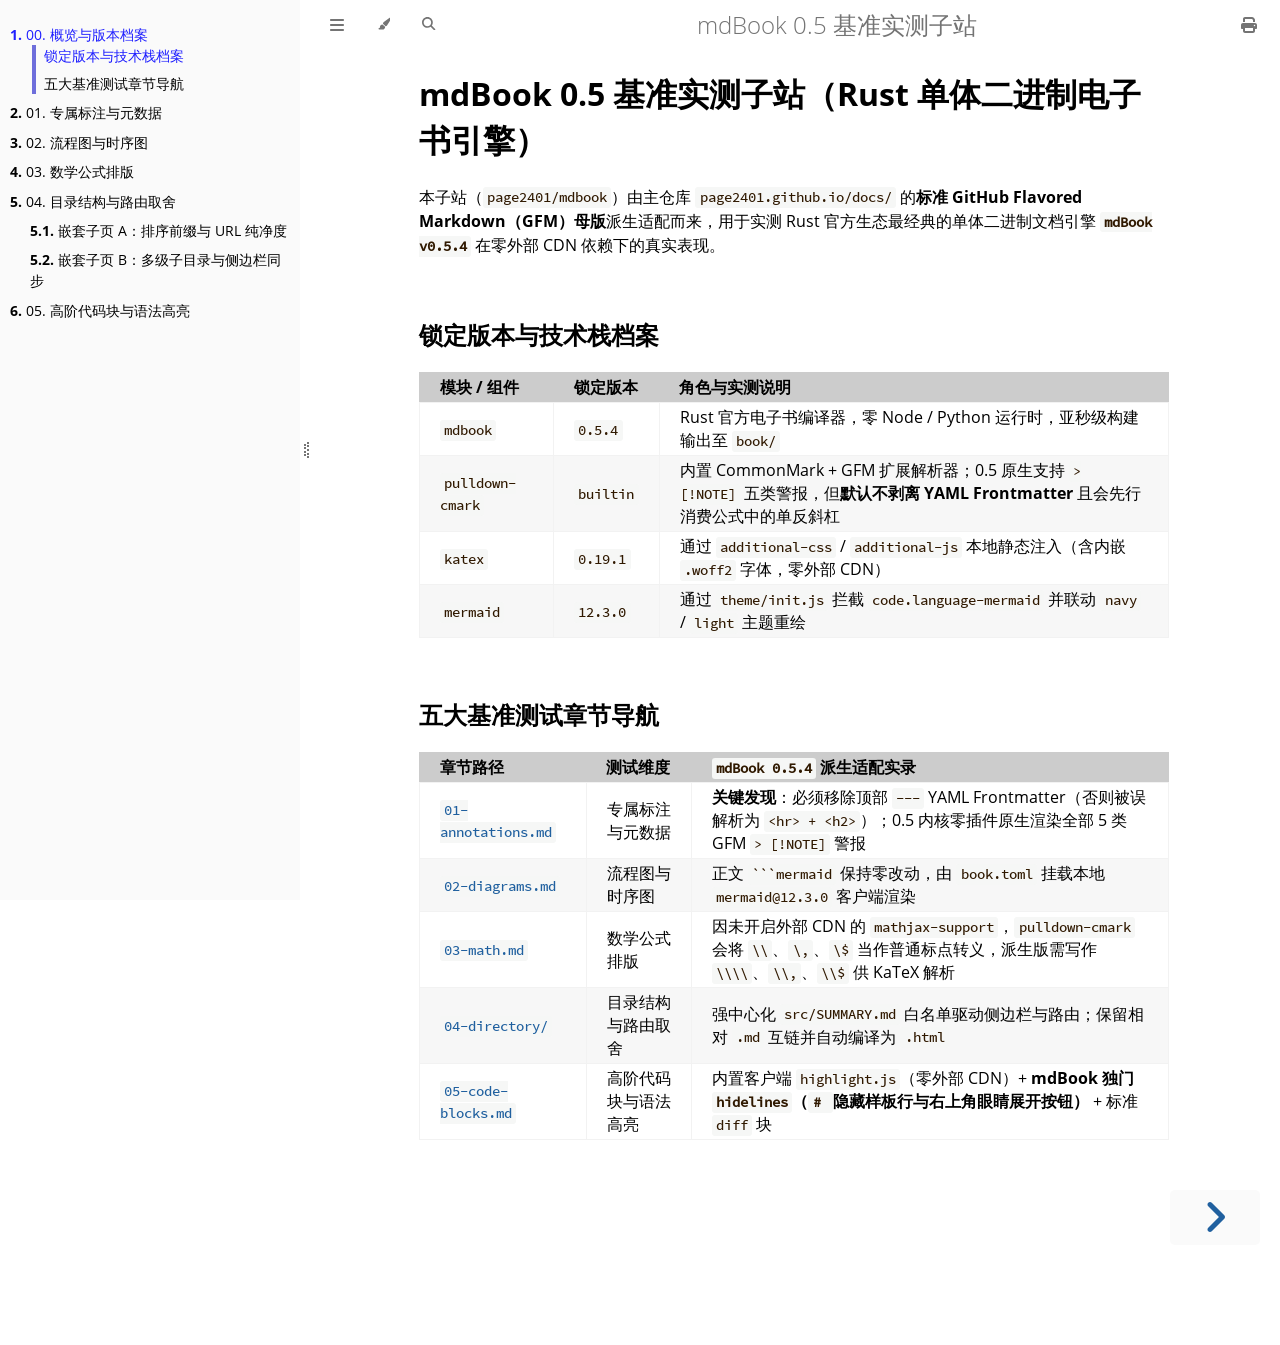
<file: index.html>
<!DOCTYPE HTML>
<html lang="zh-CN" class="light sidebar-visible" dir="ltr">
    <head>
        <!-- Book generated using mdBook -->
        <meta charset="UTF-8">
        <title>00. 概览与版本档案 - mdBook 0.5 基准实测子站</title>


        <!-- Custom HTML head -->

        <meta name="description" content="">
        <meta name="viewport" content="width=device-width, initial-scale=1">
        <meta name="theme-color" content="#ffffff">

        <link rel="icon" href="favicon-de23e50b.svg">
        <link rel="shortcut icon" href="favicon-8114d1fc.png">
        <link rel="stylesheet" href="css/variables-8adf115d.css">
        <link rel="stylesheet" href="css/general-e96d0476.css">
        <link rel="stylesheet" href="css/chrome-d279d366.css">
        <link rel="stylesheet" href="css/print-9e4910d8.css" media="print">

        <!-- Fonts -->
        <link rel="stylesheet" href="fonts/fonts-9644e21d.css">

        <!-- Highlight.js Stylesheets -->
        <link rel="stylesheet" id="mdbook-highlight-css" href="highlight-493f70e1.css">
        <link rel="stylesheet" id="mdbook-tomorrow-night-css" href="tomorrow-night-4c0ae647.css">
        <link rel="stylesheet" id="mdbook-ayu-highlight-css" href="ayu-highlight-3fdfc3ac.css">

        <!-- Custom theme stylesheets -->
        <link rel="stylesheet" href="theme/vendor/katex-c8154259.min.css">
        <link rel="stylesheet" href="theme/custom-3d88659b.css">


        <!-- Provide site root and default themes to javascript -->
        <script>
            const path_to_root = "";
            const default_light_theme = "light";
            const default_dark_theme = "navy";
            window.path_to_searchindex_js = "searchindex-2ac343bc.js";
        </script>
        <!-- Start loading toc.js asap -->
        <script src="toc-eea456a0.js"></script>
    </head>
    <body>
    <div id="mdbook-help-container">
        <div id="mdbook-help-popup">
            <h2 class="mdbook-help-title">Keyboard shortcuts</h2>
            <div>
                <p>Press <kbd>←</kbd> or <kbd>→</kbd> to navigate between chapters</p>
                <p>Press <kbd>S</kbd> or <kbd>/</kbd> to search in the book</p>
                <p>Press <kbd>?</kbd> to show this help</p>
                <p>Press <kbd>Esc</kbd> to hide this help</p>
            </div>
        </div>
    </div>
    <div id="mdbook-body-container">
        <!-- Work around some values being stored in localStorage wrapped in quotes -->
        <script>
            try {
                let theme = localStorage.getItem('mdbook-theme');
                let sidebar = localStorage.getItem('mdbook-sidebar');

                if (theme.startsWith('"') && theme.endsWith('"')) {
                    localStorage.setItem('mdbook-theme', theme.slice(1, theme.length - 1));
                }

                if (sidebar.startsWith('"') && sidebar.endsWith('"')) {
                    localStorage.setItem('mdbook-sidebar', sidebar.slice(1, sidebar.length - 1));
                }
            } catch (e) { }
        </script>

        <!-- Set the theme before any content is loaded, prevents flash -->
        <script>
            const default_theme = window.matchMedia("(prefers-color-scheme: dark)").matches ? default_dark_theme : default_light_theme;
            let theme;
            try { theme = localStorage.getItem('mdbook-theme'); } catch(e) { }
            if (theme === null || theme === undefined) { theme = default_theme; }
            const html = document.documentElement;
            html.classList.remove('light')
            html.classList.add(theme);
            html.classList.add("js");
        </script>

        <input type="checkbox" id="mdbook-sidebar-toggle-anchor" class="hidden">

        <!-- Hide / unhide sidebar before it is displayed -->
        <script>
            let sidebar = null;
            const sidebar_toggle = document.getElementById("mdbook-sidebar-toggle-anchor");
            if (document.body.clientWidth >= 1080) {
                try { sidebar = localStorage.getItem('mdbook-sidebar'); } catch(e) { }
                sidebar = sidebar || 'visible';
            } else {
                sidebar = 'hidden';
                sidebar_toggle.checked = false;
            }
            if (sidebar === 'visible') {
                sidebar_toggle.checked = true;
            } else {
                html.classList.remove('sidebar-visible');
            }
        </script>

        <nav id="mdbook-sidebar" class="sidebar" aria-label="Table of contents">
            <!-- populated by js -->
            <mdbook-sidebar-scrollbox class="sidebar-scrollbox"></mdbook-sidebar-scrollbox>
            <noscript>
                <iframe class="sidebar-iframe-outer" src="toc.html"></iframe>
            </noscript>
            <div id="mdbook-sidebar-resize-handle" class="sidebar-resize-handle">
                <div class="sidebar-resize-indicator"></div>
            </div>
        </nav>

        <div id="mdbook-page-wrapper" class="page-wrapper">

            <div class="page">
                <div id="mdbook-menu-bar-hover-placeholder"></div>
                <div id="mdbook-menu-bar" class="menu-bar sticky">
                    <div class="left-buttons">
                        <label id="mdbook-sidebar-toggle" class="icon-button" for="mdbook-sidebar-toggle-anchor" title="Toggle Table of Contents" aria-label="Toggle Table of Contents" aria-controls="mdbook-sidebar">
                            <span class=fa-svg><svg xmlns="http://www.w3.org/2000/svg" viewBox="0 0 448 512"><!--! Font Awesome Free 6.2.0 by @fontawesome - https://fontawesome.com License - https://fontawesome.com/license/free (Icons: CC BY 4.0, Fonts: SIL OFL 1.1, Code: MIT License) Copyright 2022 Fonticons, Inc. --><path d="M0 96C0 78.3 14.3 64 32 64H416c17.7 0 32 14.3 32 32s-14.3 32-32 32H32C14.3 128 0 113.7 0 96zM0 256c0-17.7 14.3-32 32-32H416c17.7 0 32 14.3 32 32s-14.3 32-32 32H32c-17.7 0-32-14.3-32-32zM448 416c0 17.7-14.3 32-32 32H32c-17.7 0-32-14.3-32-32s14.3-32 32-32H416c17.7 0 32 14.3 32 32z"/></svg></span>
                        </label>
                        <button id="mdbook-theme-toggle" class="icon-button" type="button" title="Change theme" aria-label="Change theme" aria-haspopup="true" aria-expanded="false" aria-controls="mdbook-theme-list">
                            <span class=fa-svg><svg xmlns="http://www.w3.org/2000/svg" viewBox="0 0 576 512"><!--! Font Awesome Free 6.2.0 by @fontawesome - https://fontawesome.com License - https://fontawesome.com/license/free (Icons: CC BY 4.0, Fonts: SIL OFL 1.1, Code: MIT License) Copyright 2022 Fonticons, Inc. --><path d="M371.3 367.1c27.3-3.9 51.9-19.4 67.2-42.9L600.2 74.1c12.6-19.5 9.4-45.3-7.6-61.2S549.7-4.4 531.1 9.6L294.4 187.2c-24 18-38.2 46.1-38.4 76.1L371.3 367.1zm-19.6 25.4l-116-104.4C175.9 290.3 128 339.6 128 400c0 3.9 .2 7.8 .6 11.6c1.8 17.5-10.2 36.4-27.8 36.4H96c-17.7 0-32 14.3-32 32s14.3 32 32 32H240c61.9 0 112-50.1 112-112c0-2.5-.1-5-.2-7.5z"/></svg></span>
                        </button>
                        <ul id="mdbook-theme-list" class="theme-popup" aria-label="Themes" role="menu">
                            <li role="none"><button role="menuitem" class="theme" id="mdbook-theme-default_theme">Auto</button></li>
                            <li role="none"><button role="menuitem" class="theme" id="mdbook-theme-light">Light</button></li>
                            <li role="none"><button role="menuitem" class="theme" id="mdbook-theme-rust">Rust</button></li>
                            <li role="none"><button role="menuitem" class="theme" id="mdbook-theme-coal">Coal</button></li>
                            <li role="none"><button role="menuitem" class="theme" id="mdbook-theme-navy">Navy</button></li>
                            <li role="none"><button role="menuitem" class="theme" id="mdbook-theme-ayu">Ayu</button></li>
                        </ul>
                        <button id="mdbook-search-toggle" class="icon-button" type="button" title="Search (`/`)" aria-label="Toggle Searchbar" aria-expanded="false" aria-keyshortcuts="/ s" aria-controls="mdbook-searchbar">
                            <span class=fa-svg><svg xmlns="http://www.w3.org/2000/svg" viewBox="0 0 512 512"><!--! Font Awesome Free 6.2.0 by @fontawesome - https://fontawesome.com License - https://fontawesome.com/license/free (Icons: CC BY 4.0, Fonts: SIL OFL 1.1, Code: MIT License) Copyright 2022 Fonticons, Inc. --><path d="M416 208c0 45.9-14.9 88.3-40 122.7L502.6 457.4c12.5 12.5 12.5 32.8 0 45.3s-32.8 12.5-45.3 0L330.7 376c-34.4 25.2-76.8 40-122.7 40C93.1 416 0 322.9 0 208S93.1 0 208 0S416 93.1 416 208zM208 352c79.5 0 144-64.5 144-144s-64.5-144-144-144S64 128.5 64 208s64.5 144 144 144z"/></svg></span>
                        </button>
                    </div>

                    <h1 class="menu-title">mdBook 0.5 基准实测子站</h1>

                    <div class="right-buttons">
                        <a href="print.html" title="Print this book" aria-label="Print this book">
                            <span class=fa-svg id="print-button"><svg xmlns="http://www.w3.org/2000/svg" viewBox="0 0 512 512"><!--! Font Awesome Free 6.2.0 by @fontawesome - https://fontawesome.com License - https://fontawesome.com/license/free (Icons: CC BY 4.0, Fonts: SIL OFL 1.1, Code: MIT License) Copyright 2022 Fonticons, Inc. --><path d="M128 0C92.7 0 64 28.7 64 64v96h64V64H354.7L384 93.3V160h64V93.3c0-17-6.7-33.3-18.7-45.3L400 18.7C388 6.7 371.7 0 354.7 0H128zM384 352v32 64H128V384 368 352H384zm64 32h32c17.7 0 32-14.3 32-32V256c0-35.3-28.7-64-64-64H64c-35.3 0-64 28.7-64 64v96c0 17.7 14.3 32 32 32H64v64c0 35.3 28.7 64 64 64H384c35.3 0 64-28.7 64-64V384zm-16-88c-13.3 0-24-10.7-24-24s10.7-24 24-24s24 10.7 24 24s-10.7 24-24 24z"/></svg></span>
                        </a>

                    </div>
                </div>

                <div id="mdbook-search-wrapper" class="hidden">
                    <form id="mdbook-searchbar-outer" class="searchbar-outer">
                        <div class="search-wrapper">
                            <input type="search" id="mdbook-searchbar" name="searchbar" placeholder="Search this book ..." aria-controls="mdbook-searchresults-outer" aria-describedby="searchresults-header">
                            <div class="spinner-wrapper">
                                <span class=fa-svg id="fa-spin"><svg xmlns="http://www.w3.org/2000/svg" viewBox="0 0 512 512"><!--! Font Awesome Free 6.2.0 by @fontawesome - https://fontawesome.com License - https://fontawesome.com/license/free (Icons: CC BY 4.0, Fonts: SIL OFL 1.1, Code: MIT License) Copyright 2022 Fonticons, Inc. --><path d="M304 48c0-26.5-21.5-48-48-48s-48 21.5-48 48s21.5 48 48 48s48-21.5 48-48zm0 416c0-26.5-21.5-48-48-48s-48 21.5-48 48s21.5 48 48 48s48-21.5 48-48zM48 304c26.5 0 48-21.5 48-48s-21.5-48-48-48s-48 21.5-48 48s21.5 48 48 48zm464-48c0-26.5-21.5-48-48-48s-48 21.5-48 48s21.5 48 48 48s48-21.5 48-48zM142.9 437c18.7-18.7 18.7-49.1 0-67.9s-49.1-18.7-67.9 0s-18.7 49.1 0 67.9s49.1 18.7 67.9 0zm0-294.2c18.7-18.7 18.7-49.1 0-67.9S93.7 56.2 75 75s-18.7 49.1 0 67.9s49.1 18.7 67.9 0zM369.1 437c18.7 18.7 49.1 18.7 67.9 0s18.7-49.1 0-67.9s-49.1-18.7-67.9 0s-18.7 49.1 0 67.9z"/></svg></span>
                            </div>
                        </div>
                    </form>
                    <div id="mdbook-searchresults-outer" class="searchresults-outer hidden">
                        <div id="mdbook-searchresults-header" class="searchresults-header"></div>
                        <ul id="mdbook-searchresults">
                        </ul>
                    </div>
                </div>

                <!-- Apply ARIA attributes after the sidebar and the sidebar toggle button are added to the DOM -->
                <script>
                    document.getElementById('mdbook-sidebar-toggle').setAttribute('aria-expanded', sidebar === 'visible');
                    document.getElementById('mdbook-sidebar').setAttribute('aria-hidden', sidebar !== 'visible');
                    Array.from(document.querySelectorAll('#mdbook-sidebar a')).forEach(function(link) {
                        link.setAttribute('tabIndex', sidebar === 'visible' ? 0 : -1);
                    });
                </script>

                <div id="mdbook-content" class="content">
                    <main>
                        <h1 id="mdbook-05-基准实测子站rust-单体二进制电子书引擎"><a class="header" href="#mdbook-05-基准实测子站rust-单体二进制电子书引擎">mdBook 0.5 基准实测子站（Rust 单体二进制电子书引擎）</a></h1>
<p>本子站（<code>page2401/mdbook</code>）由主仓库 <code>page2401.github.io/docs/</code> 的<strong>标准 GitHub Flavored Markdown（GFM）母版</strong>派生适配而来，用于实测 Rust 官方生态最经典的单体二进制文档引擎 <strong><code>mdBook v0.5.4</code></strong> 在零外部 CDN 依赖下的真实表现。</p>
<h2 id="锁定版本与技术栈档案"><a class="header" href="#锁定版本与技术栈档案">锁定版本与技术栈档案</a></h2>
<div class="table-wrapper">
<table>
<thead>
<tr><th style="text-align: left">模块 / 组件</th><th style="text-align: left">锁定版本</th><th style="text-align: left">角色与实测说明</th></tr>
</thead>
<tbody>
<tr><td style="text-align: left"><code>mdbook</code></td><td style="text-align: left"><code>0.5.4</code></td><td style="text-align: left">Rust 官方电子书编译器，零 Node / Python 运行时，亚秒级构建输出至 <code>book/</code></td></tr>
<tr><td style="text-align: left"><code>pulldown-cmark</code></td><td style="text-align: left"><code>builtin</code></td><td style="text-align: left">内置 CommonMark + GFM 扩展解析器；0.5 原生支持 <code>&gt; [!NOTE]</code> 五类警报，但<strong>默认不剥离 YAML Frontmatter</strong> 且会先行消费公式中的单反斜杠</td></tr>
<tr><td style="text-align: left"><code>katex</code></td><td style="text-align: left"><code>0.19.1</code></td><td style="text-align: left">通过 <code>additional-css</code> / <code>additional-js</code> 本地静态注入（含内嵌 <code>.woff2</code> 字体，零外部 CDN）</td></tr>
<tr><td style="text-align: left"><code>mermaid</code></td><td style="text-align: left"><code>12.3.0</code></td><td style="text-align: left">通过 <code>theme/init.js</code> 拦截 <code>code.language-mermaid</code> 并联动 <code>navy</code> / <code>light</code> 主题重绘</td></tr>
</tbody>
</table>
</div>
<h2 id="五大基准测试章节导航"><a class="header" href="#五大基准测试章节导航">五大基准测试章节导航</a></h2>
<div class="table-wrapper">
<table>
<thead>
<tr><th style="text-align: left">章节路径</th><th style="text-align: left">测试维度</th><th style="text-align: left"><code>mdBook 0.5.4</code> 派生适配实录</th></tr>
</thead>
<tbody>
<tr><td style="text-align: left"><a href="./01-annotations.html"><code>01-annotations.md</code></a></td><td style="text-align: left">专属标注与元数据</td><td style="text-align: left"><strong>关键发现</strong>：必须移除顶部 <code>---</code> YAML Frontmatter（否则被误解析为 <code>&lt;hr&gt; + &lt;h2&gt;</code>）；0.5 内核零插件原生渲染全部 5 类 GFM <code>&gt; [!NOTE]</code> 警报</td></tr>
<tr><td style="text-align: left"><a href="./02-diagrams.html"><code>02-diagrams.md</code></a></td><td style="text-align: left">流程图与时序图</td><td style="text-align: left">正文 <code>```mermaid</code> 保持零改动，由 <code>book.toml</code> 挂载本地 <code>mermaid@12.3.0</code> 客户端渲染</td></tr>
<tr><td style="text-align: left"><a href="./03-math.html"><code>03-math.md</code></a></td><td style="text-align: left">数学公式排版</td><td style="text-align: left">因未开启外部 CDN 的 <code>mathjax-support</code>，<code>pulldown-cmark</code> 会将 <code>\\</code>、<code>\,</code>、<code>\$</code> 当作普通标点转义，派生版需写作 <code>\\\\</code>、<code>\\,</code>、<code>\\$</code> 供 KaTeX 解析</td></tr>
<tr><td style="text-align: left"><a href="./04-directory/index.html"><code>04-directory/</code></a></td><td style="text-align: left">目录结构与路由取舍</td><td style="text-align: left">强中心化 <code>src/SUMMARY.md</code> 白名单驱动侧边栏与路由；保留相对 <code>.md</code> 互链并自动编译为 <code>.html</code></td></tr>
<tr><td style="text-align: left"><a href="./05-code-blocks.html"><code>05-code-blocks.md</code></a></td><td style="text-align: left">高阶代码块与语法高亮</td><td style="text-align: left">内置客户端 <code>highlight.js</code>（零外部 CDN）+ <strong>mdBook 独门 <code>hidelines</code>（<code># </code> 隐藏样板行与右上角眼睛展开按钮）</strong> + 标准 <code>diff</code> 块</td></tr>
</tbody>
</table>
</div>

                    </main>

                    <nav class="nav-wrapper" aria-label="Page navigation">
                        <!-- Mobile navigation buttons -->

                            <a rel="next prefetch" href="01-annotations.html" class="mobile-nav-chapters next" title="Next chapter" aria-label="Next chapter" aria-keyshortcuts="Right">
                                <span class=fa-svg><svg xmlns="http://www.w3.org/2000/svg" viewBox="0 0 320 512"><!--! Font Awesome Free 6.2.0 by @fontawesome - https://fontawesome.com License - https://fontawesome.com/license/free (Icons: CC BY 4.0, Fonts: SIL OFL 1.1, Code: MIT License) Copyright 2022 Fonticons, Inc. --><path d="M278.6 233.4c12.5 12.5 12.5 32.8 0 45.3l-160 160c-12.5 12.5-32.8 12.5-45.3 0s-12.5-32.8 0-45.3L210.7 256 73.4 118.6c-12.5-12.5-12.5-32.8 0-45.3s32.8-12.5 45.3 0l160 160z"/></svg></span>
                            </a>

                        <div style="clear: both"></div>
                    </nav>
                </div>
            </div>

            <nav class="nav-wide-wrapper" aria-label="Page navigation">

                    <a rel="next prefetch" href="01-annotations.html" class="nav-chapters next" title="Next chapter" aria-label="Next chapter" aria-keyshortcuts="Right">
                        <span class=fa-svg><svg xmlns="http://www.w3.org/2000/svg" viewBox="0 0 320 512"><!--! Font Awesome Free 6.2.0 by @fontawesome - https://fontawesome.com License - https://fontawesome.com/license/free (Icons: CC BY 4.0, Fonts: SIL OFL 1.1, Code: MIT License) Copyright 2022 Fonticons, Inc. --><path d="M278.6 233.4c12.5 12.5 12.5 32.8 0 45.3l-160 160c-12.5 12.5-32.8 12.5-45.3 0s-12.5-32.8 0-45.3L210.7 256 73.4 118.6c-12.5-12.5-12.5-32.8 0-45.3s32.8-12.5 45.3 0l160 160z"/></svg></span>
                    </a>
            </nav>

        </div>

        <template id=fa-eye><span class=fa-svg><svg xmlns="http://www.w3.org/2000/svg" viewBox="0 0 576 512"><!--! Font Awesome Free 6.2.0 by @fontawesome - https://fontawesome.com License - https://fontawesome.com/license/free (Icons: CC BY 4.0, Fonts: SIL OFL 1.1, Code: MIT License) Copyright 2022 Fonticons, Inc. --><path d="M288 32c-80.8 0-145.5 36.8-192.6 80.6C48.6 156 17.3 208 2.5 243.7c-3.3 7.9-3.3 16.7 0 24.6C17.3 304 48.6 356 95.4 399.4C142.5 443.2 207.2 480 288 480s145.5-36.8 192.6-80.6c46.8-43.5 78.1-95.4 93-131.1c3.3-7.9 3.3-16.7 0-24.6c-14.9-35.7-46.2-87.7-93-131.1C433.5 68.8 368.8 32 288 32zM432 256c0 79.5-64.5 144-144 144s-144-64.5-144-144s64.5-144 144-144s144 64.5 144 144zM288 192c0 35.3-28.7 64-64 64c-11.5 0-22.3-3-31.6-8.4c-.2 2.8-.4 5.5-.4 8.4c0 53 43 96 96 96s96-43 96-96s-43-96-96-96c-2.8 0-5.6 .1-8.4 .4c5.3 9.3 8.4 20.1 8.4 31.6z"/></svg></span></template>
        <template id=fa-eye-slash><span class=fa-svg><svg xmlns="http://www.w3.org/2000/svg" viewBox="0 0 640 512"><!--! Font Awesome Free 6.2.0 by @fontawesome - https://fontawesome.com License - https://fontawesome.com/license/free (Icons: CC BY 4.0, Fonts: SIL OFL 1.1, Code: MIT License) Copyright 2022 Fonticons, Inc. --><path d="M38.8 5.1C28.4-3.1 13.3-1.2 5.1 9.2S-1.2 34.7 9.2 42.9l592 464c10.4 8.2 25.5 6.3 33.7-4.1s6.3-25.5-4.1-33.7L525.6 386.7c39.6-40.6 66.4-86.1 79.9-118.4c3.3-7.9 3.3-16.7 0-24.6c-14.9-35.7-46.2-87.7-93-131.1C465.5 68.8 400.8 32 320 32c-68.2 0-125 26.3-169.3 60.8L38.8 5.1zM223.1 149.5C248.6 126.2 282.7 112 320 112c79.5 0 144 64.5 144 144c0 24.9-6.3 48.3-17.4 68.7L408 294.5c5.2-11.8 8-24.8 8-38.5c0-53-43-96-96-96c-2.8 0-5.6 .1-8.4 .4c5.3 9.3 8.4 20.1 8.4 31.6c0 10.2-2.4 19.8-6.6 28.3l-90.3-70.8zm223.1 298L373 389.9c-16.4 6.5-34.3 10.1-53 10.1c-79.5 0-144-64.5-144-144c0-6.9 .5-13.6 1.4-20.2L83.1 161.5C60.3 191.2 44 220.8 34.5 243.7c-3.3 7.9-3.3 16.7 0 24.6c14.9 35.7 46.2 87.7 93 131.1C174.5 443.2 239.2 480 320 480c47.8 0 89.9-12.9 126.2-32.5z"/></svg></span></template>
        <template id=fa-copy><span class=fa-svg><svg xmlns="http://www.w3.org/2000/svg" viewBox="0 0 512 512"><!--! Font Awesome Free 6.2.0 by @fontawesome - https://fontawesome.com License - https://fontawesome.com/license/free (Icons: CC BY 4.0, Fonts: SIL OFL 1.1, Code: MIT License) Copyright 2022 Fonticons, Inc. --><path d="M502.6 70.63l-61.25-61.25C435.4 3.371 427.2 0 418.7 0H255.1c-35.35 0-64 28.66-64 64l.0195 256C192 355.4 220.7 384 256 384h192c35.2 0 64-28.8 64-64V93.25C512 84.77 508.6 76.63 502.6 70.63zM464 320c0 8.836-7.164 16-16 16H255.1c-8.838 0-16-7.164-16-16L239.1 64.13c0-8.836 7.164-16 16-16h128L384 96c0 17.67 14.33 32 32 32h47.1V320zM272 448c0 8.836-7.164 16-16 16H63.1c-8.838 0-16-7.164-16-16L47.98 192.1c0-8.836 7.164-16 16-16H160V128H63.99c-35.35 0-64 28.65-64 64l.0098 256C.002 483.3 28.66 512 64 512h192c35.2 0 64-28.8 64-64v-32h-47.1L272 448z"/></svg></span></template>
        <template id=fa-play><span class=fa-svg><svg xmlns="http://www.w3.org/2000/svg" viewBox="0 0 384 512"><!--! Font Awesome Free 6.2.0 by @fontawesome - https://fontawesome.com License - https://fontawesome.com/license/free (Icons: CC BY 4.0, Fonts: SIL OFL 1.1, Code: MIT License) Copyright 2022 Fonticons, Inc. --><path d="M73 39c-14.8-9.1-33.4-9.4-48.5-.9S0 62.6 0 80V432c0 17.4 9.4 33.4 24.5 41.9s33.7 8.1 48.5-.9L361 297c14.3-8.7 23-24.2 23-41s-8.7-32.2-23-41L73 39z"/></svg></span></template>
        <template id=fa-clock-rotate-left><span class=fa-svg><svg xmlns="http://www.w3.org/2000/svg" viewBox="0 0 512 512"><!--! Font Awesome Free 6.2.0 by @fontawesome - https://fontawesome.com License - https://fontawesome.com/license/free (Icons: CC BY 4.0, Fonts: SIL OFL 1.1, Code: MIT License) Copyright 2022 Fonticons, Inc. --><path d="M75 75L41 41C25.9 25.9 0 36.6 0 57.9V168c0 13.3 10.7 24 24 24H134.1c21.4 0 32.1-25.9 17-41l-30.8-30.8C155 85.5 203 64 256 64c106 0 192 86 192 192s-86 192-192 192c-40.8 0-78.6-12.7-109.7-34.4c-14.5-10.1-34.4-6.6-44.6 7.9s-6.6 34.4 7.9 44.6C151.2 495 201.7 512 256 512c141.4 0 256-114.6 256-256S397.4 0 256 0C185.3 0 121.3 28.7 75 75zm181 53c-13.3 0-24 10.7-24 24V256c0 6.4 2.5 12.5 7 17l72 72c9.4 9.4 24.6 9.4 33.9 0s9.4-24.6 0-33.9l-65-65V152c0-13.3-10.7-24-24-24z"/></svg></span></template>



        <script>
            window.playground_copyable = true;
        </script>


        <script src="elasticlunr-ef4e11c1.min.js"></script>
        <script src="mark-09e88c2c.min.js"></script>
        <script src="searcher-09f2665d.js"></script>

        <script src="clipboard-1626706a.min.js"></script>
        <script src="highlight-abc7f01d.js"></script>
        <script src="book-609e4cb8.js"></script>

        <!-- Custom JS scripts -->
        <script src="theme/vendor/katex-fa140498.min.js"></script>
        <script src="theme/vendor/auto-render-e5372d19.min.js"></script>
        <script src="theme/vendor/mermaid-336df803.min.js"></script>
        <script src="theme/init-63aafe91.js"></script>



    </div>
    </body>
</html>
</file>
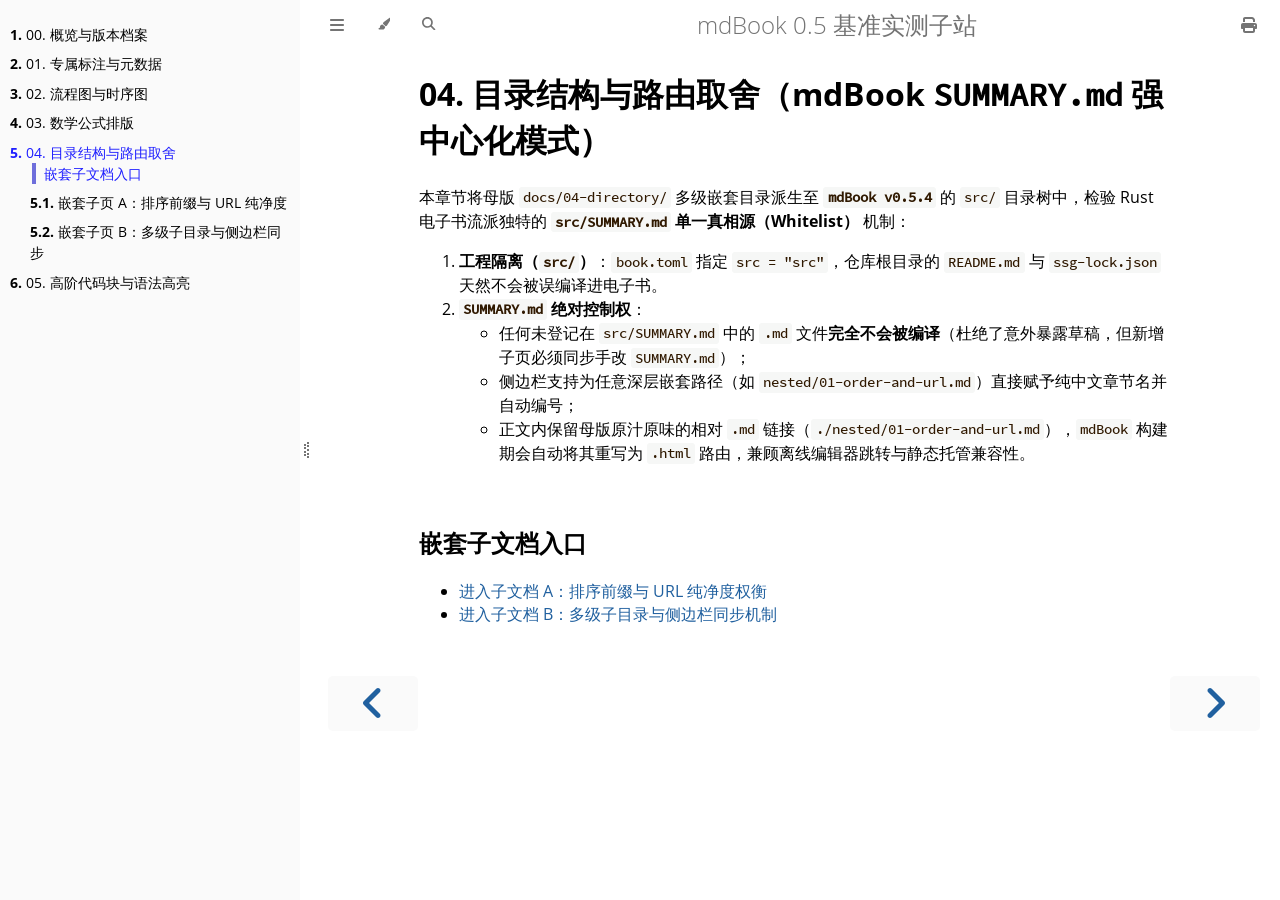
<file: 04-directory/index.html>
<!DOCTYPE HTML>
<html lang="zh-CN" class="light sidebar-visible" dir="ltr">
    <head>
        <!-- Book generated using mdBook -->
        <meta charset="UTF-8">
        <title>04. 目录结构与路由取舍 - mdBook 0.5 基准实测子站</title>


        <!-- Custom HTML head -->

        <meta name="description" content="">
        <meta name="viewport" content="width=device-width, initial-scale=1">
        <meta name="theme-color" content="#ffffff">

        <link rel="icon" href="../favicon-de23e50b.svg">
        <link rel="shortcut icon" href="../favicon-8114d1fc.png">
        <link rel="stylesheet" href="../css/variables-8adf115d.css">
        <link rel="stylesheet" href="../css/general-e96d0476.css">
        <link rel="stylesheet" href="../css/chrome-d279d366.css">
        <link rel="stylesheet" href="../css/print-9e4910d8.css" media="print">

        <!-- Fonts -->
        <link rel="stylesheet" href="../fonts/fonts-9644e21d.css">

        <!-- Highlight.js Stylesheets -->
        <link rel="stylesheet" id="mdbook-highlight-css" href="../highlight-493f70e1.css">
        <link rel="stylesheet" id="mdbook-tomorrow-night-css" href="../tomorrow-night-4c0ae647.css">
        <link rel="stylesheet" id="mdbook-ayu-highlight-css" href="../ayu-highlight-3fdfc3ac.css">

        <!-- Custom theme stylesheets -->
        <link rel="stylesheet" href="../theme/vendor/katex-c8154259.min.css">
        <link rel="stylesheet" href="../theme/custom-3d88659b.css">


        <!-- Provide site root and default themes to javascript -->
        <script>
            const path_to_root = "../";
            const default_light_theme = "light";
            const default_dark_theme = "navy";
            window.path_to_searchindex_js = "../searchindex-2ac343bc.js";
        </script>
        <!-- Start loading toc.js asap -->
        <script src="../toc-eea456a0.js"></script>
    </head>
    <body>
    <div id="mdbook-help-container">
        <div id="mdbook-help-popup">
            <h2 class="mdbook-help-title">Keyboard shortcuts</h2>
            <div>
                <p>Press <kbd>←</kbd> or <kbd>→</kbd> to navigate between chapters</p>
                <p>Press <kbd>S</kbd> or <kbd>/</kbd> to search in the book</p>
                <p>Press <kbd>?</kbd> to show this help</p>
                <p>Press <kbd>Esc</kbd> to hide this help</p>
            </div>
        </div>
    </div>
    <div id="mdbook-body-container">
        <!-- Work around some values being stored in localStorage wrapped in quotes -->
        <script>
            try {
                let theme = localStorage.getItem('mdbook-theme');
                let sidebar = localStorage.getItem('mdbook-sidebar');

                if (theme.startsWith('"') && theme.endsWith('"')) {
                    localStorage.setItem('mdbook-theme', theme.slice(1, theme.length - 1));
                }

                if (sidebar.startsWith('"') && sidebar.endsWith('"')) {
                    localStorage.setItem('mdbook-sidebar', sidebar.slice(1, sidebar.length - 1));
                }
            } catch (e) { }
        </script>

        <!-- Set the theme before any content is loaded, prevents flash -->
        <script>
            const default_theme = window.matchMedia("(prefers-color-scheme: dark)").matches ? default_dark_theme : default_light_theme;
            let theme;
            try { theme = localStorage.getItem('mdbook-theme'); } catch(e) { }
            if (theme === null || theme === undefined) { theme = default_theme; }
            const html = document.documentElement;
            html.classList.remove('light')
            html.classList.add(theme);
            html.classList.add("js");
        </script>

        <input type="checkbox" id="mdbook-sidebar-toggle-anchor" class="hidden">

        <!-- Hide / unhide sidebar before it is displayed -->
        <script>
            let sidebar = null;
            const sidebar_toggle = document.getElementById("mdbook-sidebar-toggle-anchor");
            if (document.body.clientWidth >= 1080) {
                try { sidebar = localStorage.getItem('mdbook-sidebar'); } catch(e) { }
                sidebar = sidebar || 'visible';
            } else {
                sidebar = 'hidden';
                sidebar_toggle.checked = false;
            }
            if (sidebar === 'visible') {
                sidebar_toggle.checked = true;
            } else {
                html.classList.remove('sidebar-visible');
            }
        </script>

        <nav id="mdbook-sidebar" class="sidebar" aria-label="Table of contents">
            <!-- populated by js -->
            <mdbook-sidebar-scrollbox class="sidebar-scrollbox"></mdbook-sidebar-scrollbox>
            <noscript>
                <iframe class="sidebar-iframe-outer" src="../toc.html"></iframe>
            </noscript>
            <div id="mdbook-sidebar-resize-handle" class="sidebar-resize-handle">
                <div class="sidebar-resize-indicator"></div>
            </div>
        </nav>

        <div id="mdbook-page-wrapper" class="page-wrapper">

            <div class="page">
                <div id="mdbook-menu-bar-hover-placeholder"></div>
                <div id="mdbook-menu-bar" class="menu-bar sticky">
                    <div class="left-buttons">
                        <label id="mdbook-sidebar-toggle" class="icon-button" for="mdbook-sidebar-toggle-anchor" title="Toggle Table of Contents" aria-label="Toggle Table of Contents" aria-controls="mdbook-sidebar">
                            <span class=fa-svg><svg xmlns="http://www.w3.org/2000/svg" viewBox="0 0 448 512"><!--! Font Awesome Free 6.2.0 by @fontawesome - https://fontawesome.com License - https://fontawesome.com/license/free (Icons: CC BY 4.0, Fonts: SIL OFL 1.1, Code: MIT License) Copyright 2022 Fonticons, Inc. --><path d="M0 96C0 78.3 14.3 64 32 64H416c17.7 0 32 14.3 32 32s-14.3 32-32 32H32C14.3 128 0 113.7 0 96zM0 256c0-17.7 14.3-32 32-32H416c17.7 0 32 14.3 32 32s-14.3 32-32 32H32c-17.7 0-32-14.3-32-32zM448 416c0 17.7-14.3 32-32 32H32c-17.7 0-32-14.3-32-32s14.3-32 32-32H416c17.7 0 32 14.3 32 32z"/></svg></span>
                        </label>
                        <button id="mdbook-theme-toggle" class="icon-button" type="button" title="Change theme" aria-label="Change theme" aria-haspopup="true" aria-expanded="false" aria-controls="mdbook-theme-list">
                            <span class=fa-svg><svg xmlns="http://www.w3.org/2000/svg" viewBox="0 0 576 512"><!--! Font Awesome Free 6.2.0 by @fontawesome - https://fontawesome.com License - https://fontawesome.com/license/free (Icons: CC BY 4.0, Fonts: SIL OFL 1.1, Code: MIT License) Copyright 2022 Fonticons, Inc. --><path d="M371.3 367.1c27.3-3.9 51.9-19.4 67.2-42.9L600.2 74.1c12.6-19.5 9.4-45.3-7.6-61.2S549.7-4.4 531.1 9.6L294.4 187.2c-24 18-38.2 46.1-38.4 76.1L371.3 367.1zm-19.6 25.4l-116-104.4C175.9 290.3 128 339.6 128 400c0 3.9 .2 7.8 .6 11.6c1.8 17.5-10.2 36.4-27.8 36.4H96c-17.7 0-32 14.3-32 32s14.3 32 32 32H240c61.9 0 112-50.1 112-112c0-2.5-.1-5-.2-7.5z"/></svg></span>
                        </button>
                        <ul id="mdbook-theme-list" class="theme-popup" aria-label="Themes" role="menu">
                            <li role="none"><button role="menuitem" class="theme" id="mdbook-theme-default_theme">Auto</button></li>
                            <li role="none"><button role="menuitem" class="theme" id="mdbook-theme-light">Light</button></li>
                            <li role="none"><button role="menuitem" class="theme" id="mdbook-theme-rust">Rust</button></li>
                            <li role="none"><button role="menuitem" class="theme" id="mdbook-theme-coal">Coal</button></li>
                            <li role="none"><button role="menuitem" class="theme" id="mdbook-theme-navy">Navy</button></li>
                            <li role="none"><button role="menuitem" class="theme" id="mdbook-theme-ayu">Ayu</button></li>
                        </ul>
                        <button id="mdbook-search-toggle" class="icon-button" type="button" title="Search (`/`)" aria-label="Toggle Searchbar" aria-expanded="false" aria-keyshortcuts="/ s" aria-controls="mdbook-searchbar">
                            <span class=fa-svg><svg xmlns="http://www.w3.org/2000/svg" viewBox="0 0 512 512"><!--! Font Awesome Free 6.2.0 by @fontawesome - https://fontawesome.com License - https://fontawesome.com/license/free (Icons: CC BY 4.0, Fonts: SIL OFL 1.1, Code: MIT License) Copyright 2022 Fonticons, Inc. --><path d="M416 208c0 45.9-14.9 88.3-40 122.7L502.6 457.4c12.5 12.5 12.5 32.8 0 45.3s-32.8 12.5-45.3 0L330.7 376c-34.4 25.2-76.8 40-122.7 40C93.1 416 0 322.9 0 208S93.1 0 208 0S416 93.1 416 208zM208 352c79.5 0 144-64.5 144-144s-64.5-144-144-144S64 128.5 64 208s64.5 144 144 144z"/></svg></span>
                        </button>
                    </div>

                    <h1 class="menu-title">mdBook 0.5 基准实测子站</h1>

                    <div class="right-buttons">
                        <a href="../print.html" title="Print this book" aria-label="Print this book">
                            <span class=fa-svg id="print-button"><svg xmlns="http://www.w3.org/2000/svg" viewBox="0 0 512 512"><!--! Font Awesome Free 6.2.0 by @fontawesome - https://fontawesome.com License - https://fontawesome.com/license/free (Icons: CC BY 4.0, Fonts: SIL OFL 1.1, Code: MIT License) Copyright 2022 Fonticons, Inc. --><path d="M128 0C92.7 0 64 28.7 64 64v96h64V64H354.7L384 93.3V160h64V93.3c0-17-6.7-33.3-18.7-45.3L400 18.7C388 6.7 371.7 0 354.7 0H128zM384 352v32 64H128V384 368 352H384zm64 32h32c17.7 0 32-14.3 32-32V256c0-35.3-28.7-64-64-64H64c-35.3 0-64 28.7-64 64v96c0 17.7 14.3 32 32 32H64v64c0 35.3 28.7 64 64 64H384c35.3 0 64-28.7 64-64V384zm-16-88c-13.3 0-24-10.7-24-24s10.7-24 24-24s24 10.7 24 24s-10.7 24-24 24z"/></svg></span>
                        </a>

                    </div>
                </div>

                <div id="mdbook-search-wrapper" class="hidden">
                    <form id="mdbook-searchbar-outer" class="searchbar-outer">
                        <div class="search-wrapper">
                            <input type="search" id="mdbook-searchbar" name="searchbar" placeholder="Search this book ..." aria-controls="mdbook-searchresults-outer" aria-describedby="searchresults-header">
                            <div class="spinner-wrapper">
                                <span class=fa-svg id="fa-spin"><svg xmlns="http://www.w3.org/2000/svg" viewBox="0 0 512 512"><!--! Font Awesome Free 6.2.0 by @fontawesome - https://fontawesome.com License - https://fontawesome.com/license/free (Icons: CC BY 4.0, Fonts: SIL OFL 1.1, Code: MIT License) Copyright 2022 Fonticons, Inc. --><path d="M304 48c0-26.5-21.5-48-48-48s-48 21.5-48 48s21.5 48 48 48s48-21.5 48-48zm0 416c0-26.5-21.5-48-48-48s-48 21.5-48 48s21.5 48 48 48s48-21.5 48-48zM48 304c26.5 0 48-21.5 48-48s-21.5-48-48-48s-48 21.5-48 48s21.5 48 48 48zm464-48c0-26.5-21.5-48-48-48s-48 21.5-48 48s21.5 48 48 48s48-21.5 48-48zM142.9 437c18.7-18.7 18.7-49.1 0-67.9s-49.1-18.7-67.9 0s-18.7 49.1 0 67.9s49.1 18.7 67.9 0zm0-294.2c18.7-18.7 18.7-49.1 0-67.9S93.7 56.2 75 75s-18.7 49.1 0 67.9s49.1 18.7 67.9 0zM369.1 437c18.7 18.7 49.1 18.7 67.9 0s18.7-49.1 0-67.9s-49.1-18.7-67.9 0s-18.7 49.1 0 67.9z"/></svg></span>
                            </div>
                        </div>
                    </form>
                    <div id="mdbook-searchresults-outer" class="searchresults-outer hidden">
                        <div id="mdbook-searchresults-header" class="searchresults-header"></div>
                        <ul id="mdbook-searchresults">
                        </ul>
                    </div>
                </div>

                <!-- Apply ARIA attributes after the sidebar and the sidebar toggle button are added to the DOM -->
                <script>
                    document.getElementById('mdbook-sidebar-toggle').setAttribute('aria-expanded', sidebar === 'visible');
                    document.getElementById('mdbook-sidebar').setAttribute('aria-hidden', sidebar !== 'visible');
                    Array.from(document.querySelectorAll('#mdbook-sidebar a')).forEach(function(link) {
                        link.setAttribute('tabIndex', sidebar === 'visible' ? 0 : -1);
                    });
                </script>

                <div id="mdbook-content" class="content">
                    <main>
                        <h1 id="04-目录结构与路由取舍mdbook-summarymd-强中心化模式"><a class="header" href="#04-目录结构与路由取舍mdbook-summarymd-强中心化模式">04. 目录结构与路由取舍（mdBook <code>SUMMARY.md</code> 强中心化模式）</a></h1>
<p>本章节将母版 <code>docs/04-directory/</code> 多级嵌套目录派生至 <strong><code>mdBook v0.5.4</code></strong> 的 <code>src/</code> 目录树中，检验 Rust 电子书流派独特的 <strong><code>src/SUMMARY.md</code> 单一真相源（Whitelist）</strong> 机制：</p>
<ol>
<li><strong>工程隔离（<code>src/</code>）</strong>：<code>book.toml</code> 指定 <code>src = "src"</code>，仓库根目录的 <code>README.md</code> 与 <code>ssg-lock.json</code> 天然不会被误编译进电子书。</li>
<li><strong><code>SUMMARY.md</code> 绝对控制权</strong>：
<ul>
<li>任何未登记在 <code>src/SUMMARY.md</code> 中的 <code>.md</code> 文件<strong>完全不会被编译</strong>（杜绝了意外暴露草稿，但新增子页必须同步手改 <code>SUMMARY.md</code>）；</li>
<li>侧边栏支持为任意深层嵌套路径（如 <code>nested/01-order-and-url.md</code>）直接赋予纯中文章节名并自动编号；</li>
<li>正文内保留母版原汁原味的相对 <code>.md</code> 链接（<code>./nested/01-order-and-url.md</code>），<code>mdBook</code> 构建期会自动将其重写为 <code>.html</code> 路由，兼顾离线编辑器跳转与静态托管兼容性。</li>
</ul>
</li>
</ol>
<h2 id="嵌套子文档入口"><a class="header" href="#嵌套子文档入口">嵌套子文档入口</a></h2>
<ul>
<li><a href="./nested/01-order-and-url.html">进入子文档 A：排序前缀与 URL 纯净度权衡</a></li>
<li><a href="./nested/02-sidebar-sync.html">进入子文档 B：多级子目录与侧边栏同步机制</a></li>
</ul>

                    </main>

                    <nav class="nav-wrapper" aria-label="Page navigation">
                        <!-- Mobile navigation buttons -->
                            <a rel="prev" href="../03-math.html" class="mobile-nav-chapters previous" title="Previous chapter" aria-label="Previous chapter" aria-keyshortcuts="Left">
                                <span class=fa-svg><svg xmlns="http://www.w3.org/2000/svg" viewBox="0 0 320 512"><!--! Font Awesome Free 6.2.0 by @fontawesome - https://fontawesome.com License - https://fontawesome.com/license/free (Icons: CC BY 4.0, Fonts: SIL OFL 1.1, Code: MIT License) Copyright 2022 Fonticons, Inc. --><path d="M41.4 233.4c-12.5 12.5-12.5 32.8 0 45.3l160 160c12.5 12.5 32.8 12.5 45.3 0s12.5-32.8 0-45.3L109.3 256 246.6 118.6c12.5-12.5 12.5-32.8 0-45.3s-32.8-12.5-45.3 0l-160 160z"/></svg></span>
                            </a>

                            <a rel="next prefetch" href="../04-directory/nested/01-order-and-url.html" class="mobile-nav-chapters next" title="Next chapter" aria-label="Next chapter" aria-keyshortcuts="Right">
                                <span class=fa-svg><svg xmlns="http://www.w3.org/2000/svg" viewBox="0 0 320 512"><!--! Font Awesome Free 6.2.0 by @fontawesome - https://fontawesome.com License - https://fontawesome.com/license/free (Icons: CC BY 4.0, Fonts: SIL OFL 1.1, Code: MIT License) Copyright 2022 Fonticons, Inc. --><path d="M278.6 233.4c12.5 12.5 12.5 32.8 0 45.3l-160 160c-12.5 12.5-32.8 12.5-45.3 0s-12.5-32.8 0-45.3L210.7 256 73.4 118.6c-12.5-12.5-12.5-32.8 0-45.3s32.8-12.5 45.3 0l160 160z"/></svg></span>
                            </a>

                        <div style="clear: both"></div>
                    </nav>
                </div>
            </div>

            <nav class="nav-wide-wrapper" aria-label="Page navigation">
                    <a rel="prev" href="../03-math.html" class="nav-chapters previous" title="Previous chapter" aria-label="Previous chapter" aria-keyshortcuts="Left">
                        <span class=fa-svg><svg xmlns="http://www.w3.org/2000/svg" viewBox="0 0 320 512"><!--! Font Awesome Free 6.2.0 by @fontawesome - https://fontawesome.com License - https://fontawesome.com/license/free (Icons: CC BY 4.0, Fonts: SIL OFL 1.1, Code: MIT License) Copyright 2022 Fonticons, Inc. --><path d="M41.4 233.4c-12.5 12.5-12.5 32.8 0 45.3l160 160c12.5 12.5 32.8 12.5 45.3 0s12.5-32.8 0-45.3L109.3 256 246.6 118.6c12.5-12.5 12.5-32.8 0-45.3s-32.8-12.5-45.3 0l-160 160z"/></svg></span>
                    </a>

                    <a rel="next prefetch" href="../04-directory/nested/01-order-and-url.html" class="nav-chapters next" title="Next chapter" aria-label="Next chapter" aria-keyshortcuts="Right">
                        <span class=fa-svg><svg xmlns="http://www.w3.org/2000/svg" viewBox="0 0 320 512"><!--! Font Awesome Free 6.2.0 by @fontawesome - https://fontawesome.com License - https://fontawesome.com/license/free (Icons: CC BY 4.0, Fonts: SIL OFL 1.1, Code: MIT License) Copyright 2022 Fonticons, Inc. --><path d="M278.6 233.4c12.5 12.5 12.5 32.8 0 45.3l-160 160c-12.5 12.5-32.8 12.5-45.3 0s-12.5-32.8 0-45.3L210.7 256 73.4 118.6c-12.5-12.5-12.5-32.8 0-45.3s32.8-12.5 45.3 0l160 160z"/></svg></span>
                    </a>
            </nav>

        </div>

        <template id=fa-eye><span class=fa-svg><svg xmlns="http://www.w3.org/2000/svg" viewBox="0 0 576 512"><!--! Font Awesome Free 6.2.0 by @fontawesome - https://fontawesome.com License - https://fontawesome.com/license/free (Icons: CC BY 4.0, Fonts: SIL OFL 1.1, Code: MIT License) Copyright 2022 Fonticons, Inc. --><path d="M288 32c-80.8 0-145.5 36.8-192.6 80.6C48.6 156 17.3 208 2.5 243.7c-3.3 7.9-3.3 16.7 0 24.6C17.3 304 48.6 356 95.4 399.4C142.5 443.2 207.2 480 288 480s145.5-36.8 192.6-80.6c46.8-43.5 78.1-95.4 93-131.1c3.3-7.9 3.3-16.7 0-24.6c-14.9-35.7-46.2-87.7-93-131.1C433.5 68.8 368.8 32 288 32zM432 256c0 79.5-64.5 144-144 144s-144-64.5-144-144s64.5-144 144-144s144 64.5 144 144zM288 192c0 35.3-28.7 64-64 64c-11.5 0-22.3-3-31.6-8.4c-.2 2.8-.4 5.5-.4 8.4c0 53 43 96 96 96s96-43 96-96s-43-96-96-96c-2.8 0-5.6 .1-8.4 .4c5.3 9.3 8.4 20.1 8.4 31.6z"/></svg></span></template>
        <template id=fa-eye-slash><span class=fa-svg><svg xmlns="http://www.w3.org/2000/svg" viewBox="0 0 640 512"><!--! Font Awesome Free 6.2.0 by @fontawesome - https://fontawesome.com License - https://fontawesome.com/license/free (Icons: CC BY 4.0, Fonts: SIL OFL 1.1, Code: MIT License) Copyright 2022 Fonticons, Inc. --><path d="M38.8 5.1C28.4-3.1 13.3-1.2 5.1 9.2S-1.2 34.7 9.2 42.9l592 464c10.4 8.2 25.5 6.3 33.7-4.1s6.3-25.5-4.1-33.7L525.6 386.7c39.6-40.6 66.4-86.1 79.9-118.4c3.3-7.9 3.3-16.7 0-24.6c-14.9-35.7-46.2-87.7-93-131.1C465.5 68.8 400.8 32 320 32c-68.2 0-125 26.3-169.3 60.8L38.8 5.1zM223.1 149.5C248.6 126.2 282.7 112 320 112c79.5 0 144 64.5 144 144c0 24.9-6.3 48.3-17.4 68.7L408 294.5c5.2-11.8 8-24.8 8-38.5c0-53-43-96-96-96c-2.8 0-5.6 .1-8.4 .4c5.3 9.3 8.4 20.1 8.4 31.6c0 10.2-2.4 19.8-6.6 28.3l-90.3-70.8zm223.1 298L373 389.9c-16.4 6.5-34.3 10.1-53 10.1c-79.5 0-144-64.5-144-144c0-6.9 .5-13.6 1.4-20.2L83.1 161.5C60.3 191.2 44 220.8 34.5 243.7c-3.3 7.9-3.3 16.7 0 24.6c14.9 35.7 46.2 87.7 93 131.1C174.5 443.2 239.2 480 320 480c47.8 0 89.9-12.9 126.2-32.5z"/></svg></span></template>
        <template id=fa-copy><span class=fa-svg><svg xmlns="http://www.w3.org/2000/svg" viewBox="0 0 512 512"><!--! Font Awesome Free 6.2.0 by @fontawesome - https://fontawesome.com License - https://fontawesome.com/license/free (Icons: CC BY 4.0, Fonts: SIL OFL 1.1, Code: MIT License) Copyright 2022 Fonticons, Inc. --><path d="M502.6 70.63l-61.25-61.25C435.4 3.371 427.2 0 418.7 0H255.1c-35.35 0-64 28.66-64 64l.0195 256C192 355.4 220.7 384 256 384h192c35.2 0 64-28.8 64-64V93.25C512 84.77 508.6 76.63 502.6 70.63zM464 320c0 8.836-7.164 16-16 16H255.1c-8.838 0-16-7.164-16-16L239.1 64.13c0-8.836 7.164-16 16-16h128L384 96c0 17.67 14.33 32 32 32h47.1V320zM272 448c0 8.836-7.164 16-16 16H63.1c-8.838 0-16-7.164-16-16L47.98 192.1c0-8.836 7.164-16 16-16H160V128H63.99c-35.35 0-64 28.65-64 64l.0098 256C.002 483.3 28.66 512 64 512h192c35.2 0 64-28.8 64-64v-32h-47.1L272 448z"/></svg></span></template>
        <template id=fa-play><span class=fa-svg><svg xmlns="http://www.w3.org/2000/svg" viewBox="0 0 384 512"><!--! Font Awesome Free 6.2.0 by @fontawesome - https://fontawesome.com License - https://fontawesome.com/license/free (Icons: CC BY 4.0, Fonts: SIL OFL 1.1, Code: MIT License) Copyright 2022 Fonticons, Inc. --><path d="M73 39c-14.8-9.1-33.4-9.4-48.5-.9S0 62.6 0 80V432c0 17.4 9.4 33.4 24.5 41.9s33.7 8.1 48.5-.9L361 297c14.3-8.7 23-24.2 23-41s-8.7-32.2-23-41L73 39z"/></svg></span></template>
        <template id=fa-clock-rotate-left><span class=fa-svg><svg xmlns="http://www.w3.org/2000/svg" viewBox="0 0 512 512"><!--! Font Awesome Free 6.2.0 by @fontawesome - https://fontawesome.com License - https://fontawesome.com/license/free (Icons: CC BY 4.0, Fonts: SIL OFL 1.1, Code: MIT License) Copyright 2022 Fonticons, Inc. --><path d="M75 75L41 41C25.9 25.9 0 36.6 0 57.9V168c0 13.3 10.7 24 24 24H134.1c21.4 0 32.1-25.9 17-41l-30.8-30.8C155 85.5 203 64 256 64c106 0 192 86 192 192s-86 192-192 192c-40.8 0-78.6-12.7-109.7-34.4c-14.5-10.1-34.4-6.6-44.6 7.9s-6.6 34.4 7.9 44.6C151.2 495 201.7 512 256 512c141.4 0 256-114.6 256-256S397.4 0 256 0C185.3 0 121.3 28.7 75 75zm181 53c-13.3 0-24 10.7-24 24V256c0 6.4 2.5 12.5 7 17l72 72c9.4 9.4 24.6 9.4 33.9 0s9.4-24.6 0-33.9l-65-65V152c0-13.3-10.7-24-24-24z"/></svg></span></template>



        <script>
            window.playground_copyable = true;
        </script>


        <script src="../elasticlunr-ef4e11c1.min.js"></script>
        <script src="../mark-09e88c2c.min.js"></script>
        <script src="../searcher-09f2665d.js"></script>

        <script src="../clipboard-1626706a.min.js"></script>
        <script src="../highlight-abc7f01d.js"></script>
        <script src="../book-609e4cb8.js"></script>

        <!-- Custom JS scripts -->
        <script src="../theme/vendor/katex-fa140498.min.js"></script>
        <script src="../theme/vendor/auto-render-e5372d19.min.js"></script>
        <script src="../theme/vendor/mermaid-336df803.min.js"></script>
        <script src="../theme/init-63aafe91.js"></script>



    </div>
    </body>
</html>
</file>
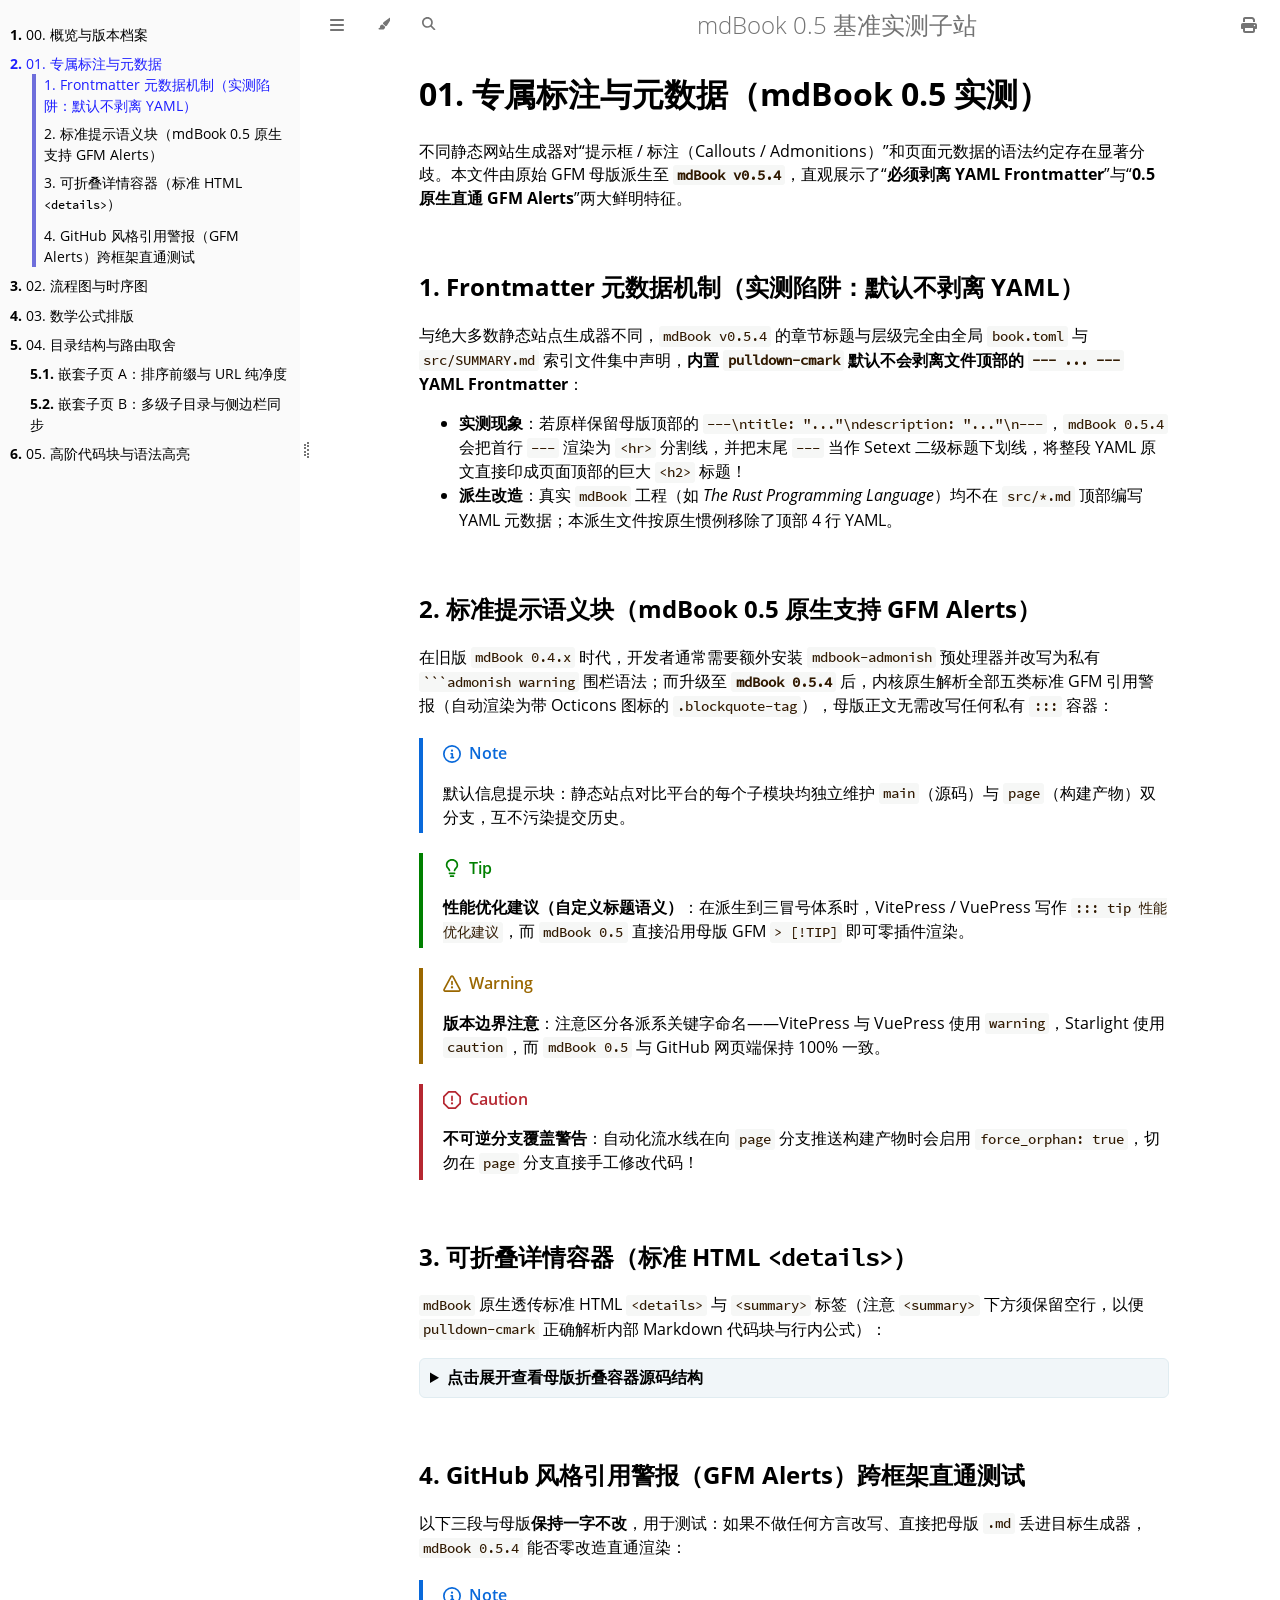
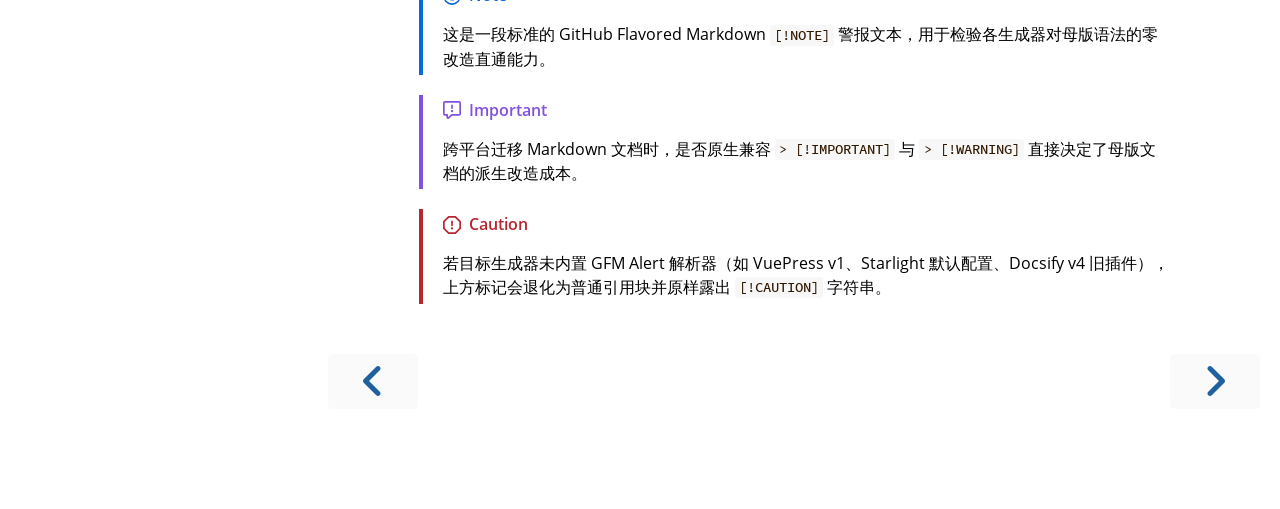
<file: 01-annotations.html>
<!DOCTYPE HTML>
<html lang="zh-CN" class="light sidebar-visible" dir="ltr">
    <head>
        <!-- Book generated using mdBook -->
        <meta charset="UTF-8">
        <title>01. 专属标注与元数据 - mdBook 0.5 基准实测子站</title>


        <!-- Custom HTML head -->

        <meta name="description" content="">
        <meta name="viewport" content="width=device-width, initial-scale=1">
        <meta name="theme-color" content="#ffffff">

        <link rel="icon" href="favicon-de23e50b.svg">
        <link rel="shortcut icon" href="favicon-8114d1fc.png">
        <link rel="stylesheet" href="css/variables-8adf115d.css">
        <link rel="stylesheet" href="css/general-e96d0476.css">
        <link rel="stylesheet" href="css/chrome-d279d366.css">
        <link rel="stylesheet" href="css/print-9e4910d8.css" media="print">

        <!-- Fonts -->
        <link rel="stylesheet" href="fonts/fonts-9644e21d.css">

        <!-- Highlight.js Stylesheets -->
        <link rel="stylesheet" id="mdbook-highlight-css" href="highlight-493f70e1.css">
        <link rel="stylesheet" id="mdbook-tomorrow-night-css" href="tomorrow-night-4c0ae647.css">
        <link rel="stylesheet" id="mdbook-ayu-highlight-css" href="ayu-highlight-3fdfc3ac.css">

        <!-- Custom theme stylesheets -->
        <link rel="stylesheet" href="theme/vendor/katex-c8154259.min.css">
        <link rel="stylesheet" href="theme/custom-3d88659b.css">


        <!-- Provide site root and default themes to javascript -->
        <script>
            const path_to_root = "";
            const default_light_theme = "light";
            const default_dark_theme = "navy";
            window.path_to_searchindex_js = "searchindex-2ac343bc.js";
        </script>
        <!-- Start loading toc.js asap -->
        <script src="toc-eea456a0.js"></script>
    </head>
    <body>
    <div id="mdbook-help-container">
        <div id="mdbook-help-popup">
            <h2 class="mdbook-help-title">Keyboard shortcuts</h2>
            <div>
                <p>Press <kbd>←</kbd> or <kbd>→</kbd> to navigate between chapters</p>
                <p>Press <kbd>S</kbd> or <kbd>/</kbd> to search in the book</p>
                <p>Press <kbd>?</kbd> to show this help</p>
                <p>Press <kbd>Esc</kbd> to hide this help</p>
            </div>
        </div>
    </div>
    <div id="mdbook-body-container">
        <!-- Work around some values being stored in localStorage wrapped in quotes -->
        <script>
            try {
                let theme = localStorage.getItem('mdbook-theme');
                let sidebar = localStorage.getItem('mdbook-sidebar');

                if (theme.startsWith('"') && theme.endsWith('"')) {
                    localStorage.setItem('mdbook-theme', theme.slice(1, theme.length - 1));
                }

                if (sidebar.startsWith('"') && sidebar.endsWith('"')) {
                    localStorage.setItem('mdbook-sidebar', sidebar.slice(1, sidebar.length - 1));
                }
            } catch (e) { }
        </script>

        <!-- Set the theme before any content is loaded, prevents flash -->
        <script>
            const default_theme = window.matchMedia("(prefers-color-scheme: dark)").matches ? default_dark_theme : default_light_theme;
            let theme;
            try { theme = localStorage.getItem('mdbook-theme'); } catch(e) { }
            if (theme === null || theme === undefined) { theme = default_theme; }
            const html = document.documentElement;
            html.classList.remove('light')
            html.classList.add(theme);
            html.classList.add("js");
        </script>

        <input type="checkbox" id="mdbook-sidebar-toggle-anchor" class="hidden">

        <!-- Hide / unhide sidebar before it is displayed -->
        <script>
            let sidebar = null;
            const sidebar_toggle = document.getElementById("mdbook-sidebar-toggle-anchor");
            if (document.body.clientWidth >= 1080) {
                try { sidebar = localStorage.getItem('mdbook-sidebar'); } catch(e) { }
                sidebar = sidebar || 'visible';
            } else {
                sidebar = 'hidden';
                sidebar_toggle.checked = false;
            }
            if (sidebar === 'visible') {
                sidebar_toggle.checked = true;
            } else {
                html.classList.remove('sidebar-visible');
            }
        </script>

        <nav id="mdbook-sidebar" class="sidebar" aria-label="Table of contents">
            <!-- populated by js -->
            <mdbook-sidebar-scrollbox class="sidebar-scrollbox"></mdbook-sidebar-scrollbox>
            <noscript>
                <iframe class="sidebar-iframe-outer" src="toc.html"></iframe>
            </noscript>
            <div id="mdbook-sidebar-resize-handle" class="sidebar-resize-handle">
                <div class="sidebar-resize-indicator"></div>
            </div>
        </nav>

        <div id="mdbook-page-wrapper" class="page-wrapper">

            <div class="page">
                <div id="mdbook-menu-bar-hover-placeholder"></div>
                <div id="mdbook-menu-bar" class="menu-bar sticky">
                    <div class="left-buttons">
                        <label id="mdbook-sidebar-toggle" class="icon-button" for="mdbook-sidebar-toggle-anchor" title="Toggle Table of Contents" aria-label="Toggle Table of Contents" aria-controls="mdbook-sidebar">
                            <span class=fa-svg><svg xmlns="http://www.w3.org/2000/svg" viewBox="0 0 448 512"><!--! Font Awesome Free 6.2.0 by @fontawesome - https://fontawesome.com License - https://fontawesome.com/license/free (Icons: CC BY 4.0, Fonts: SIL OFL 1.1, Code: MIT License) Copyright 2022 Fonticons, Inc. --><path d="M0 96C0 78.3 14.3 64 32 64H416c17.7 0 32 14.3 32 32s-14.3 32-32 32H32C14.3 128 0 113.7 0 96zM0 256c0-17.7 14.3-32 32-32H416c17.7 0 32 14.3 32 32s-14.3 32-32 32H32c-17.7 0-32-14.3-32-32zM448 416c0 17.7-14.3 32-32 32H32c-17.7 0-32-14.3-32-32s14.3-32 32-32H416c17.7 0 32 14.3 32 32z"/></svg></span>
                        </label>
                        <button id="mdbook-theme-toggle" class="icon-button" type="button" title="Change theme" aria-label="Change theme" aria-haspopup="true" aria-expanded="false" aria-controls="mdbook-theme-list">
                            <span class=fa-svg><svg xmlns="http://www.w3.org/2000/svg" viewBox="0 0 576 512"><!--! Font Awesome Free 6.2.0 by @fontawesome - https://fontawesome.com License - https://fontawesome.com/license/free (Icons: CC BY 4.0, Fonts: SIL OFL 1.1, Code: MIT License) Copyright 2022 Fonticons, Inc. --><path d="M371.3 367.1c27.3-3.9 51.9-19.4 67.2-42.9L600.2 74.1c12.6-19.5 9.4-45.3-7.6-61.2S549.7-4.4 531.1 9.6L294.4 187.2c-24 18-38.2 46.1-38.4 76.1L371.3 367.1zm-19.6 25.4l-116-104.4C175.9 290.3 128 339.6 128 400c0 3.9 .2 7.8 .6 11.6c1.8 17.5-10.2 36.4-27.8 36.4H96c-17.7 0-32 14.3-32 32s14.3 32 32 32H240c61.9 0 112-50.1 112-112c0-2.5-.1-5-.2-7.5z"/></svg></span>
                        </button>
                        <ul id="mdbook-theme-list" class="theme-popup" aria-label="Themes" role="menu">
                            <li role="none"><button role="menuitem" class="theme" id="mdbook-theme-default_theme">Auto</button></li>
                            <li role="none"><button role="menuitem" class="theme" id="mdbook-theme-light">Light</button></li>
                            <li role="none"><button role="menuitem" class="theme" id="mdbook-theme-rust">Rust</button></li>
                            <li role="none"><button role="menuitem" class="theme" id="mdbook-theme-coal">Coal</button></li>
                            <li role="none"><button role="menuitem" class="theme" id="mdbook-theme-navy">Navy</button></li>
                            <li role="none"><button role="menuitem" class="theme" id="mdbook-theme-ayu">Ayu</button></li>
                        </ul>
                        <button id="mdbook-search-toggle" class="icon-button" type="button" title="Search (`/`)" aria-label="Toggle Searchbar" aria-expanded="false" aria-keyshortcuts="/ s" aria-controls="mdbook-searchbar">
                            <span class=fa-svg><svg xmlns="http://www.w3.org/2000/svg" viewBox="0 0 512 512"><!--! Font Awesome Free 6.2.0 by @fontawesome - https://fontawesome.com License - https://fontawesome.com/license/free (Icons: CC BY 4.0, Fonts: SIL OFL 1.1, Code: MIT License) Copyright 2022 Fonticons, Inc. --><path d="M416 208c0 45.9-14.9 88.3-40 122.7L502.6 457.4c12.5 12.5 12.5 32.8 0 45.3s-32.8 12.5-45.3 0L330.7 376c-34.4 25.2-76.8 40-122.7 40C93.1 416 0 322.9 0 208S93.1 0 208 0S416 93.1 416 208zM208 352c79.5 0 144-64.5 144-144s-64.5-144-144-144S64 128.5 64 208s64.5 144 144 144z"/></svg></span>
                        </button>
                    </div>

                    <h1 class="menu-title">mdBook 0.5 基准实测子站</h1>

                    <div class="right-buttons">
                        <a href="print.html" title="Print this book" aria-label="Print this book">
                            <span class=fa-svg id="print-button"><svg xmlns="http://www.w3.org/2000/svg" viewBox="0 0 512 512"><!--! Font Awesome Free 6.2.0 by @fontawesome - https://fontawesome.com License - https://fontawesome.com/license/free (Icons: CC BY 4.0, Fonts: SIL OFL 1.1, Code: MIT License) Copyright 2022 Fonticons, Inc. --><path d="M128 0C92.7 0 64 28.7 64 64v96h64V64H354.7L384 93.3V160h64V93.3c0-17-6.7-33.3-18.7-45.3L400 18.7C388 6.7 371.7 0 354.7 0H128zM384 352v32 64H128V384 368 352H384zm64 32h32c17.7 0 32-14.3 32-32V256c0-35.3-28.7-64-64-64H64c-35.3 0-64 28.7-64 64v96c0 17.7 14.3 32 32 32H64v64c0 35.3 28.7 64 64 64H384c35.3 0 64-28.7 64-64V384zm-16-88c-13.3 0-24-10.7-24-24s10.7-24 24-24s24 10.7 24 24s-10.7 24-24 24z"/></svg></span>
                        </a>

                    </div>
                </div>

                <div id="mdbook-search-wrapper" class="hidden">
                    <form id="mdbook-searchbar-outer" class="searchbar-outer">
                        <div class="search-wrapper">
                            <input type="search" id="mdbook-searchbar" name="searchbar" placeholder="Search this book ..." aria-controls="mdbook-searchresults-outer" aria-describedby="searchresults-header">
                            <div class="spinner-wrapper">
                                <span class=fa-svg id="fa-spin"><svg xmlns="http://www.w3.org/2000/svg" viewBox="0 0 512 512"><!--! Font Awesome Free 6.2.0 by @fontawesome - https://fontawesome.com License - https://fontawesome.com/license/free (Icons: CC BY 4.0, Fonts: SIL OFL 1.1, Code: MIT License) Copyright 2022 Fonticons, Inc. --><path d="M304 48c0-26.5-21.5-48-48-48s-48 21.5-48 48s21.5 48 48 48s48-21.5 48-48zm0 416c0-26.5-21.5-48-48-48s-48 21.5-48 48s21.5 48 48 48s48-21.5 48-48zM48 304c26.5 0 48-21.5 48-48s-21.5-48-48-48s-48 21.5-48 48s21.5 48 48 48zm464-48c0-26.5-21.5-48-48-48s-48 21.5-48 48s21.5 48 48 48s48-21.5 48-48zM142.9 437c18.7-18.7 18.7-49.1 0-67.9s-49.1-18.7-67.9 0s-18.7 49.1 0 67.9s49.1 18.7 67.9 0zm0-294.2c18.7-18.7 18.7-49.1 0-67.9S93.7 56.2 75 75s-18.7 49.1 0 67.9s49.1 18.7 67.9 0zM369.1 437c18.7 18.7 49.1 18.7 67.9 0s18.7-49.1 0-67.9s-49.1-18.7-67.9 0s-18.7 49.1 0 67.9z"/></svg></span>
                            </div>
                        </div>
                    </form>
                    <div id="mdbook-searchresults-outer" class="searchresults-outer hidden">
                        <div id="mdbook-searchresults-header" class="searchresults-header"></div>
                        <ul id="mdbook-searchresults">
                        </ul>
                    </div>
                </div>

                <!-- Apply ARIA attributes after the sidebar and the sidebar toggle button are added to the DOM -->
                <script>
                    document.getElementById('mdbook-sidebar-toggle').setAttribute('aria-expanded', sidebar === 'visible');
                    document.getElementById('mdbook-sidebar').setAttribute('aria-hidden', sidebar !== 'visible');
                    Array.from(document.querySelectorAll('#mdbook-sidebar a')).forEach(function(link) {
                        link.setAttribute('tabIndex', sidebar === 'visible' ? 0 : -1);
                    });
                </script>

                <div id="mdbook-content" class="content">
                    <main>
                        <h1 id="01-专属标注与元数据mdbook-05-实测"><a class="header" href="#01-专属标注与元数据mdbook-05-实测">01. 专属标注与元数据（mdBook 0.5 实测）</a></h1>
<p>不同静态网站生成器对“提示框 / 标注（Callouts / Admonitions）”和页面元数据的语法约定存在显著分歧。本文件由原始 GFM 母版派生至 <strong><code>mdBook v0.5.4</code></strong>，直观展示了“<strong>必须剥离 YAML Frontmatter</strong>”与“<strong>0.5 原生直通 GFM Alerts</strong>”两大鲜明特征。</p>
<h2 id="1-frontmatter-元数据机制实测陷阱默认不剥离-yaml"><a class="header" href="#1-frontmatter-元数据机制实测陷阱默认不剥离-yaml">1. Frontmatter 元数据机制（实测陷阱：默认不剥离 YAML）</a></h2>
<p>与绝大多数静态站点生成器不同，<code>mdBook v0.5.4</code> 的章节标题与层级完全由全局 <code>book.toml</code> 与 <code>src/SUMMARY.md</code> 索引文件集中声明，<strong>内置 <code>pulldown-cmark</code> 默认不会剥离文件顶部的 <code>--- ... ---</code> YAML Frontmatter</strong>：</p>
<ul>
<li><strong>实测现象</strong>：若原样保留母版顶部的 <code>---\ntitle: "..."\ndescription: "..."\n---</code>，<code>mdBook 0.5.4</code> 会把首行 <code>---</code> 渲染为 <code>&lt;hr&gt;</code> 分割线，并把末尾 <code>---</code> 当作 Setext 二级标题下划线，将整段 YAML 原文直接印成页面顶部的巨大 <code>&lt;h2&gt;</code> 标题！</li>
<li><strong>派生改造</strong>：真实 <code>mdBook</code> 工程（如 <em>The Rust Programming Language</em>）均不在 <code>src/*.md</code> 顶部编写 YAML 元数据；本派生文件按原生惯例移除了顶部 4 行 YAML。</li>
</ul>
<h2 id="2-标准提示语义块mdbook-05-原生支持-gfm-alerts"><a class="header" href="#2-标准提示语义块mdbook-05-原生支持-gfm-alerts">2. 标准提示语义块（mdBook 0.5 原生支持 GFM Alerts）</a></h2>
<p>在旧版 <code>mdBook 0.4.x</code> 时代，开发者通常需要额外安装 <code>mdbook-admonish</code> 预处理器并改写为私有 <code>```admonish warning</code> 围栏语法；而升级至 <strong><code>mdBook 0.5.4</code></strong> 后，内核原生解析全部五类标准 GFM 引用警报（自动渲染为带 Octicons 图标的 <code>.blockquote-tag</code>），母版正文无需改写任何私有 <code>:::</code> 容器：</p>
<blockquote class="blockquote-tag blockquote-tag-note">
<p class="blockquote-tag-title"><svg viewbox="0 0 16 16" width="18" height="18"><path d="M0 8a8 8 0 1 1 16 0A8 8 0 0 1 0 8Zm8-6.5a6.5 6.5 0 1 0 0 13 6.5 6.5 0 0 0 0-13ZM6.5 7.75A.75.75 0 0 1 7.25 7h1a.75.75 0 0 1 .75.75v2.75h.25a.75.75 0 0 1 0 1.5h-2a.75.75 0 0 1 0-1.5h.25v-2h-.25a.75.75 0 0 1-.75-.75ZM8 6a1 1 0 1 1 0-2 1 1 0 0 1 0 2Z"></path></svg>Note</p>
<p>默认信息提示块：静态站点对比平台的每个子模块均独立维护 <code>main</code>（源码）与 <code>page</code>（构建产物）双分支，互不污染提交历史。</p>
</blockquote>
<blockquote class="blockquote-tag blockquote-tag-tip">
<p class="blockquote-tag-title"><svg viewbox="0 0 16 16" width="18" height="18"><path d="M8 1.5c-2.363 0-4 1.69-4 3.75 0 .984.424 1.625.984 2.304l.214.253c.223.264.47.556.673.848.284.411.537.896.621 1.49a.75.75 0 0 1-1.484.211c-.04-.282-.163-.547-.37-.847a8.456 8.456 0 0 0-.542-.68c-.084-.1-.173-.205-.268-.32C3.201 7.75 2.5 6.766 2.5 5.25 2.5 2.31 4.863 0 8 0s5.5 2.31 5.5 5.25c0 1.516-.701 2.5-1.328 3.259-.095.115-.184.22-.268.319-.207.245-.383.453-.541.681-.208.3-.33.565-.37.847a.751.751 0 0 1-1.485-.212c.084-.593.337-1.078.621-1.489.203-.292.45-.584.673-.848.075-.088.147-.173.213-.253.561-.679.985-1.32.985-2.304 0-2.06-1.637-3.75-4-3.75ZM5.75 12h4.5a.75.75 0 0 1 0 1.5h-4.5a.75.75 0 0 1 0-1.5ZM6 15.25a.75.75 0 0 1 .75-.75h2.5a.75.75 0 0 1 0 1.5h-2.5a.75.75 0 0 1-.75-.75Z"></path></svg>Tip</p>
<p><strong>性能优化建议（自定义标题语义）</strong>：在派生到三冒号体系时，VitePress / VuePress 写作 <code>::: tip 性能优化建议</code>，而 <code>mdBook 0.5</code> 直接沿用母版 GFM <code>&gt; [!TIP]</code> 即可零插件渲染。</p>
</blockquote>
<blockquote class="blockquote-tag blockquote-tag-warning">
<p class="blockquote-tag-title"><svg viewbox="0 0 16 16" width="18" height="18"><path d="M6.457 1.047c.659-1.234 2.427-1.234 3.086 0l6.082 11.378A1.75 1.75 0 0 1 14.082 15H1.918a1.75 1.75 0 0 1-1.543-2.575Zm1.763.707a.25.25 0 0 0-.44 0L1.698 13.132a.25.25 0 0 0 .22.368h12.164a.25.25 0 0 0 .22-.368Zm.53 3.996v2.5a.75.75 0 0 1-1.5 0v-2.5a.75.75 0 0 1 1.5 0ZM9 11a1 1 0 1 1-2 0 1 1 0 0 1 2 0Z"></path></svg>Warning</p>
<p><strong>版本边界注意</strong>：注意区分各派系关键字命名——VitePress 与 VuePress 使用 <code>warning</code>，Starlight 使用 <code>caution</code>，而 <code>mdBook 0.5</code> 与 GitHub 网页端保持 100% 一致。</p>
</blockquote>
<blockquote class="blockquote-tag blockquote-tag-caution">
<p class="blockquote-tag-title"><svg viewbox="0 0 16 16" width="18" height="18"><path d="M4.47.22A.749.749 0 0 1 5 0h6c.199 0 .389.079.53.22l4.25 4.25c.141.14.22.331.22.53v6a.749.749 0 0 1-.22.53l-4.25 4.25A.749.749 0 0 1 11 16H5a.749.749 0 0 1-.53-.22L.22 11.53A.749.749 0 0 1 0 11V5c0-.199.079-.389.22-.53Zm.84 1.28L1.5 5.31v5.38l3.81 3.81h5.38l3.81-3.81V5.31L10.69 1.5ZM8 4a.75.75 0 0 1 .75.75v3.5a.75.75 0 0 1-1.5 0v-3.5A.75.75 0 0 1 8 4Zm0 8a1 1 0 1 1 0-2 1 1 0 0 1 0 2Z"></path></svg>Caution</p>
<p><strong>不可逆分支覆盖警告</strong>：自动化流水线在向 <code>page</code> 分支推送构建产物时会启用 <code>force_orphan: true</code>，切勿在 <code>page</code> 分支直接手工修改代码！</p>
</blockquote>
<h2 id="3-可折叠详情容器标准-html-details"><a class="header" href="#3-可折叠详情容器标准-html-details">3. 可折叠详情容器（标准 HTML <code>&lt;details&gt;</code>）</a></h2>
<p><code>mdBook</code> 原生透传标准 HTML <code>&lt;details&gt;</code> 与 <code>&lt;summary&gt;</code> 标签（注意 <code>&lt;summary&gt;</code> 下方须保留空行，以便 <code>pulldown-cmark</code> 正确解析内部 Markdown 代码块与行内公式）：</p>
<details>
<summary>点击展开查看母版折叠容器源码结构</summary>
<pre><code class="language-markdown">&gt; [!TIP]
&gt; 母版使用纯正 GFM 语法，在 GitHub 仓库网页端与 mdBook 0.5 中均可直接原样渲染。
</code></pre>
<p>除了代码块，折叠容器内同样支持列表、表格与数学公式 $f(x) = x^2 + 1$。</p>
</details>
<h2 id="4-github-风格引用警报gfm-alerts跨框架直通测试"><a class="header" href="#4-github-风格引用警报gfm-alerts跨框架直通测试">4. GitHub 风格引用警报（GFM Alerts）跨框架直通测试</a></h2>
<p>以下三段与母版<strong>保持一字不改</strong>，用于测试：如果不做任何方言改写、直接把母版 <code>.md</code> 丢进目标生成器，<code>mdBook 0.5.4</code> 能否零改造直通渲染：</p>
<blockquote class="blockquote-tag blockquote-tag-note">
<p class="blockquote-tag-title"><svg viewbox="0 0 16 16" width="18" height="18"><path d="M0 8a8 8 0 1 1 16 0A8 8 0 0 1 0 8Zm8-6.5a6.5 6.5 0 1 0 0 13 6.5 6.5 0 0 0 0-13ZM6.5 7.75A.75.75 0 0 1 7.25 7h1a.75.75 0 0 1 .75.75v2.75h.25a.75.75 0 0 1 0 1.5h-2a.75.75 0 0 1 0-1.5h.25v-2h-.25a.75.75 0 0 1-.75-.75ZM8 6a1 1 0 1 1 0-2 1 1 0 0 1 0 2Z"></path></svg>Note</p>
<p>这是一段标准的 GitHub Flavored Markdown <code>[!NOTE]</code> 警报文本，用于检验各生成器对母版语法的零改造直通能力。</p>
</blockquote>
<blockquote class="blockquote-tag blockquote-tag-important">
<p class="blockquote-tag-title"><svg viewbox="0 0 16 16" width="18" height="18"><path d="M0 1.75C0 .784.784 0 1.75 0h12.5C15.216 0 16 .784 16 1.75v9.5A1.75 1.75 0 0 1 14.25 13H8.06l-2.573 2.573A1.458 1.458 0 0 1 3 14.543V13H1.75A1.75 1.75 0 0 1 0 11.25Zm1.75-.25a.25.25 0 0 0-.25.25v9.5c0 .138.112.25.25.25h2a.75.75 0 0 1 .75.75v2.19l2.72-2.72a.749.749 0 0 1 .53-.22h6.5a.25.25 0 0 0 .25-.25v-9.5a.25.25 0 0 0-.25-.25Zm7 2.25v2.5a.75.75 0 0 1-1.5 0v-2.5a.75.75 0 0 1 1.5 0ZM9 9a1 1 0 1 1-2 0 1 1 0 0 1 2 0Z"></path></svg>Important</p>
<p>跨平台迁移 Markdown 文档时，是否原生兼容 <code>&gt; [!IMPORTANT]</code> 与 <code>&gt; [!WARNING]</code> 直接决定了母版文档的派生改造成本。</p>
</blockquote>
<blockquote class="blockquote-tag blockquote-tag-caution">
<p class="blockquote-tag-title"><svg viewbox="0 0 16 16" width="18" height="18"><path d="M4.47.22A.749.749 0 0 1 5 0h6c.199 0 .389.079.53.22l4.25 4.25c.141.14.22.331.22.53v6a.749.749 0 0 1-.22.53l-4.25 4.25A.749.749 0 0 1 11 16H5a.749.749 0 0 1-.53-.22L.22 11.53A.749.749 0 0 1 0 11V5c0-.199.079-.389.22-.53Zm.84 1.28L1.5 5.31v5.38l3.81 3.81h5.38l3.81-3.81V5.31L10.69 1.5ZM8 4a.75.75 0 0 1 .75.75v3.5a.75.75 0 0 1-1.5 0v-3.5A.75.75 0 0 1 8 4Zm0 8a1 1 0 1 1 0-2 1 1 0 0 1 0 2Z"></path></svg>Caution</p>
<p>若目标生成器未内置 GFM Alert 解析器（如 VuePress v1、Starlight 默认配置、Docsify v4 旧插件），上方标记会退化为普通引用块并原样露出 <code>[!CAUTION]</code> 字符串。</p>
</blockquote>

                    </main>

                    <nav class="nav-wrapper" aria-label="Page navigation">
                        <!-- Mobile navigation buttons -->
                            <a rel="prev" href="index.html" class="mobile-nav-chapters previous" title="Previous chapter" aria-label="Previous chapter" aria-keyshortcuts="Left">
                                <span class=fa-svg><svg xmlns="http://www.w3.org/2000/svg" viewBox="0 0 320 512"><!--! Font Awesome Free 6.2.0 by @fontawesome - https://fontawesome.com License - https://fontawesome.com/license/free (Icons: CC BY 4.0, Fonts: SIL OFL 1.1, Code: MIT License) Copyright 2022 Fonticons, Inc. --><path d="M41.4 233.4c-12.5 12.5-12.5 32.8 0 45.3l160 160c12.5 12.5 32.8 12.5 45.3 0s12.5-32.8 0-45.3L109.3 256 246.6 118.6c12.5-12.5 12.5-32.8 0-45.3s-32.8-12.5-45.3 0l-160 160z"/></svg></span>
                            </a>

                            <a rel="next prefetch" href="02-diagrams.html" class="mobile-nav-chapters next" title="Next chapter" aria-label="Next chapter" aria-keyshortcuts="Right">
                                <span class=fa-svg><svg xmlns="http://www.w3.org/2000/svg" viewBox="0 0 320 512"><!--! Font Awesome Free 6.2.0 by @fontawesome - https://fontawesome.com License - https://fontawesome.com/license/free (Icons: CC BY 4.0, Fonts: SIL OFL 1.1, Code: MIT License) Copyright 2022 Fonticons, Inc. --><path d="M278.6 233.4c12.5 12.5 12.5 32.8 0 45.3l-160 160c-12.5 12.5-32.8 12.5-45.3 0s-12.5-32.8 0-45.3L210.7 256 73.4 118.6c-12.5-12.5-12.5-32.8 0-45.3s32.8-12.5 45.3 0l160 160z"/></svg></span>
                            </a>

                        <div style="clear: both"></div>
                    </nav>
                </div>
            </div>

            <nav class="nav-wide-wrapper" aria-label="Page navigation">
                    <a rel="prev" href="index.html" class="nav-chapters previous" title="Previous chapter" aria-label="Previous chapter" aria-keyshortcuts="Left">
                        <span class=fa-svg><svg xmlns="http://www.w3.org/2000/svg" viewBox="0 0 320 512"><!--! Font Awesome Free 6.2.0 by @fontawesome - https://fontawesome.com License - https://fontawesome.com/license/free (Icons: CC BY 4.0, Fonts: SIL OFL 1.1, Code: MIT License) Copyright 2022 Fonticons, Inc. --><path d="M41.4 233.4c-12.5 12.5-12.5 32.8 0 45.3l160 160c12.5 12.5 32.8 12.5 45.3 0s12.5-32.8 0-45.3L109.3 256 246.6 118.6c12.5-12.5 12.5-32.8 0-45.3s-32.8-12.5-45.3 0l-160 160z"/></svg></span>
                    </a>

                    <a rel="next prefetch" href="02-diagrams.html" class="nav-chapters next" title="Next chapter" aria-label="Next chapter" aria-keyshortcuts="Right">
                        <span class=fa-svg><svg xmlns="http://www.w3.org/2000/svg" viewBox="0 0 320 512"><!--! Font Awesome Free 6.2.0 by @fontawesome - https://fontawesome.com License - https://fontawesome.com/license/free (Icons: CC BY 4.0, Fonts: SIL OFL 1.1, Code: MIT License) Copyright 2022 Fonticons, Inc. --><path d="M278.6 233.4c12.5 12.5 12.5 32.8 0 45.3l-160 160c-12.5 12.5-32.8 12.5-45.3 0s-12.5-32.8 0-45.3L210.7 256 73.4 118.6c-12.5-12.5-12.5-32.8 0-45.3s32.8-12.5 45.3 0l160 160z"/></svg></span>
                    </a>
            </nav>

        </div>

        <template id=fa-eye><span class=fa-svg><svg xmlns="http://www.w3.org/2000/svg" viewBox="0 0 576 512"><!--! Font Awesome Free 6.2.0 by @fontawesome - https://fontawesome.com License - https://fontawesome.com/license/free (Icons: CC BY 4.0, Fonts: SIL OFL 1.1, Code: MIT License) Copyright 2022 Fonticons, Inc. --><path d="M288 32c-80.8 0-145.5 36.8-192.6 80.6C48.6 156 17.3 208 2.5 243.7c-3.3 7.9-3.3 16.7 0 24.6C17.3 304 48.6 356 95.4 399.4C142.5 443.2 207.2 480 288 480s145.5-36.8 192.6-80.6c46.8-43.5 78.1-95.4 93-131.1c3.3-7.9 3.3-16.7 0-24.6c-14.9-35.7-46.2-87.7-93-131.1C433.5 68.8 368.8 32 288 32zM432 256c0 79.5-64.5 144-144 144s-144-64.5-144-144s64.5-144 144-144s144 64.5 144 144zM288 192c0 35.3-28.7 64-64 64c-11.5 0-22.3-3-31.6-8.4c-.2 2.8-.4 5.5-.4 8.4c0 53 43 96 96 96s96-43 96-96s-43-96-96-96c-2.8 0-5.6 .1-8.4 .4c5.3 9.3 8.4 20.1 8.4 31.6z"/></svg></span></template>
        <template id=fa-eye-slash><span class=fa-svg><svg xmlns="http://www.w3.org/2000/svg" viewBox="0 0 640 512"><!--! Font Awesome Free 6.2.0 by @fontawesome - https://fontawesome.com License - https://fontawesome.com/license/free (Icons: CC BY 4.0, Fonts: SIL OFL 1.1, Code: MIT License) Copyright 2022 Fonticons, Inc. --><path d="M38.8 5.1C28.4-3.1 13.3-1.2 5.1 9.2S-1.2 34.7 9.2 42.9l592 464c10.4 8.2 25.5 6.3 33.7-4.1s6.3-25.5-4.1-33.7L525.6 386.7c39.6-40.6 66.4-86.1 79.9-118.4c3.3-7.9 3.3-16.7 0-24.6c-14.9-35.7-46.2-87.7-93-131.1C465.5 68.8 400.8 32 320 32c-68.2 0-125 26.3-169.3 60.8L38.8 5.1zM223.1 149.5C248.6 126.2 282.7 112 320 112c79.5 0 144 64.5 144 144c0 24.9-6.3 48.3-17.4 68.7L408 294.5c5.2-11.8 8-24.8 8-38.5c0-53-43-96-96-96c-2.8 0-5.6 .1-8.4 .4c5.3 9.3 8.4 20.1 8.4 31.6c0 10.2-2.4 19.8-6.6 28.3l-90.3-70.8zm223.1 298L373 389.9c-16.4 6.5-34.3 10.1-53 10.1c-79.5 0-144-64.5-144-144c0-6.9 .5-13.6 1.4-20.2L83.1 161.5C60.3 191.2 44 220.8 34.5 243.7c-3.3 7.9-3.3 16.7 0 24.6c14.9 35.7 46.2 87.7 93 131.1C174.5 443.2 239.2 480 320 480c47.8 0 89.9-12.9 126.2-32.5z"/></svg></span></template>
        <template id=fa-copy><span class=fa-svg><svg xmlns="http://www.w3.org/2000/svg" viewBox="0 0 512 512"><!--! Font Awesome Free 6.2.0 by @fontawesome - https://fontawesome.com License - https://fontawesome.com/license/free (Icons: CC BY 4.0, Fonts: SIL OFL 1.1, Code: MIT License) Copyright 2022 Fonticons, Inc. --><path d="M502.6 70.63l-61.25-61.25C435.4 3.371 427.2 0 418.7 0H255.1c-35.35 0-64 28.66-64 64l.0195 256C192 355.4 220.7 384 256 384h192c35.2 0 64-28.8 64-64V93.25C512 84.77 508.6 76.63 502.6 70.63zM464 320c0 8.836-7.164 16-16 16H255.1c-8.838 0-16-7.164-16-16L239.1 64.13c0-8.836 7.164-16 16-16h128L384 96c0 17.67 14.33 32 32 32h47.1V320zM272 448c0 8.836-7.164 16-16 16H63.1c-8.838 0-16-7.164-16-16L47.98 192.1c0-8.836 7.164-16 16-16H160V128H63.99c-35.35 0-64 28.65-64 64l.0098 256C.002 483.3 28.66 512 64 512h192c35.2 0 64-28.8 64-64v-32h-47.1L272 448z"/></svg></span></template>
        <template id=fa-play><span class=fa-svg><svg xmlns="http://www.w3.org/2000/svg" viewBox="0 0 384 512"><!--! Font Awesome Free 6.2.0 by @fontawesome - https://fontawesome.com License - https://fontawesome.com/license/free (Icons: CC BY 4.0, Fonts: SIL OFL 1.1, Code: MIT License) Copyright 2022 Fonticons, Inc. --><path d="M73 39c-14.8-9.1-33.4-9.4-48.5-.9S0 62.6 0 80V432c0 17.4 9.4 33.4 24.5 41.9s33.7 8.1 48.5-.9L361 297c14.3-8.7 23-24.2 23-41s-8.7-32.2-23-41L73 39z"/></svg></span></template>
        <template id=fa-clock-rotate-left><span class=fa-svg><svg xmlns="http://www.w3.org/2000/svg" viewBox="0 0 512 512"><!--! Font Awesome Free 6.2.0 by @fontawesome - https://fontawesome.com License - https://fontawesome.com/license/free (Icons: CC BY 4.0, Fonts: SIL OFL 1.1, Code: MIT License) Copyright 2022 Fonticons, Inc. --><path d="M75 75L41 41C25.9 25.9 0 36.6 0 57.9V168c0 13.3 10.7 24 24 24H134.1c21.4 0 32.1-25.9 17-41l-30.8-30.8C155 85.5 203 64 256 64c106 0 192 86 192 192s-86 192-192 192c-40.8 0-78.6-12.7-109.7-34.4c-14.5-10.1-34.4-6.6-44.6 7.9s-6.6 34.4 7.9 44.6C151.2 495 201.7 512 256 512c141.4 0 256-114.6 256-256S397.4 0 256 0C185.3 0 121.3 28.7 75 75zm181 53c-13.3 0-24 10.7-24 24V256c0 6.4 2.5 12.5 7 17l72 72c9.4 9.4 24.6 9.4 33.9 0s9.4-24.6 0-33.9l-65-65V152c0-13.3-10.7-24-24-24z"/></svg></span></template>



        <script>
            window.playground_copyable = true;
        </script>


        <script src="elasticlunr-ef4e11c1.min.js"></script>
        <script src="mark-09e88c2c.min.js"></script>
        <script src="searcher-09f2665d.js"></script>

        <script src="clipboard-1626706a.min.js"></script>
        <script src="highlight-abc7f01d.js"></script>
        <script src="book-609e4cb8.js"></script>

        <!-- Custom JS scripts -->
        <script src="theme/vendor/katex-fa140498.min.js"></script>
        <script src="theme/vendor/auto-render-e5372d19.min.js"></script>
        <script src="theme/vendor/mermaid-336df803.min.js"></script>
        <script src="theme/init-63aafe91.js"></script>



    </div>
    </body>
</html>
</file>
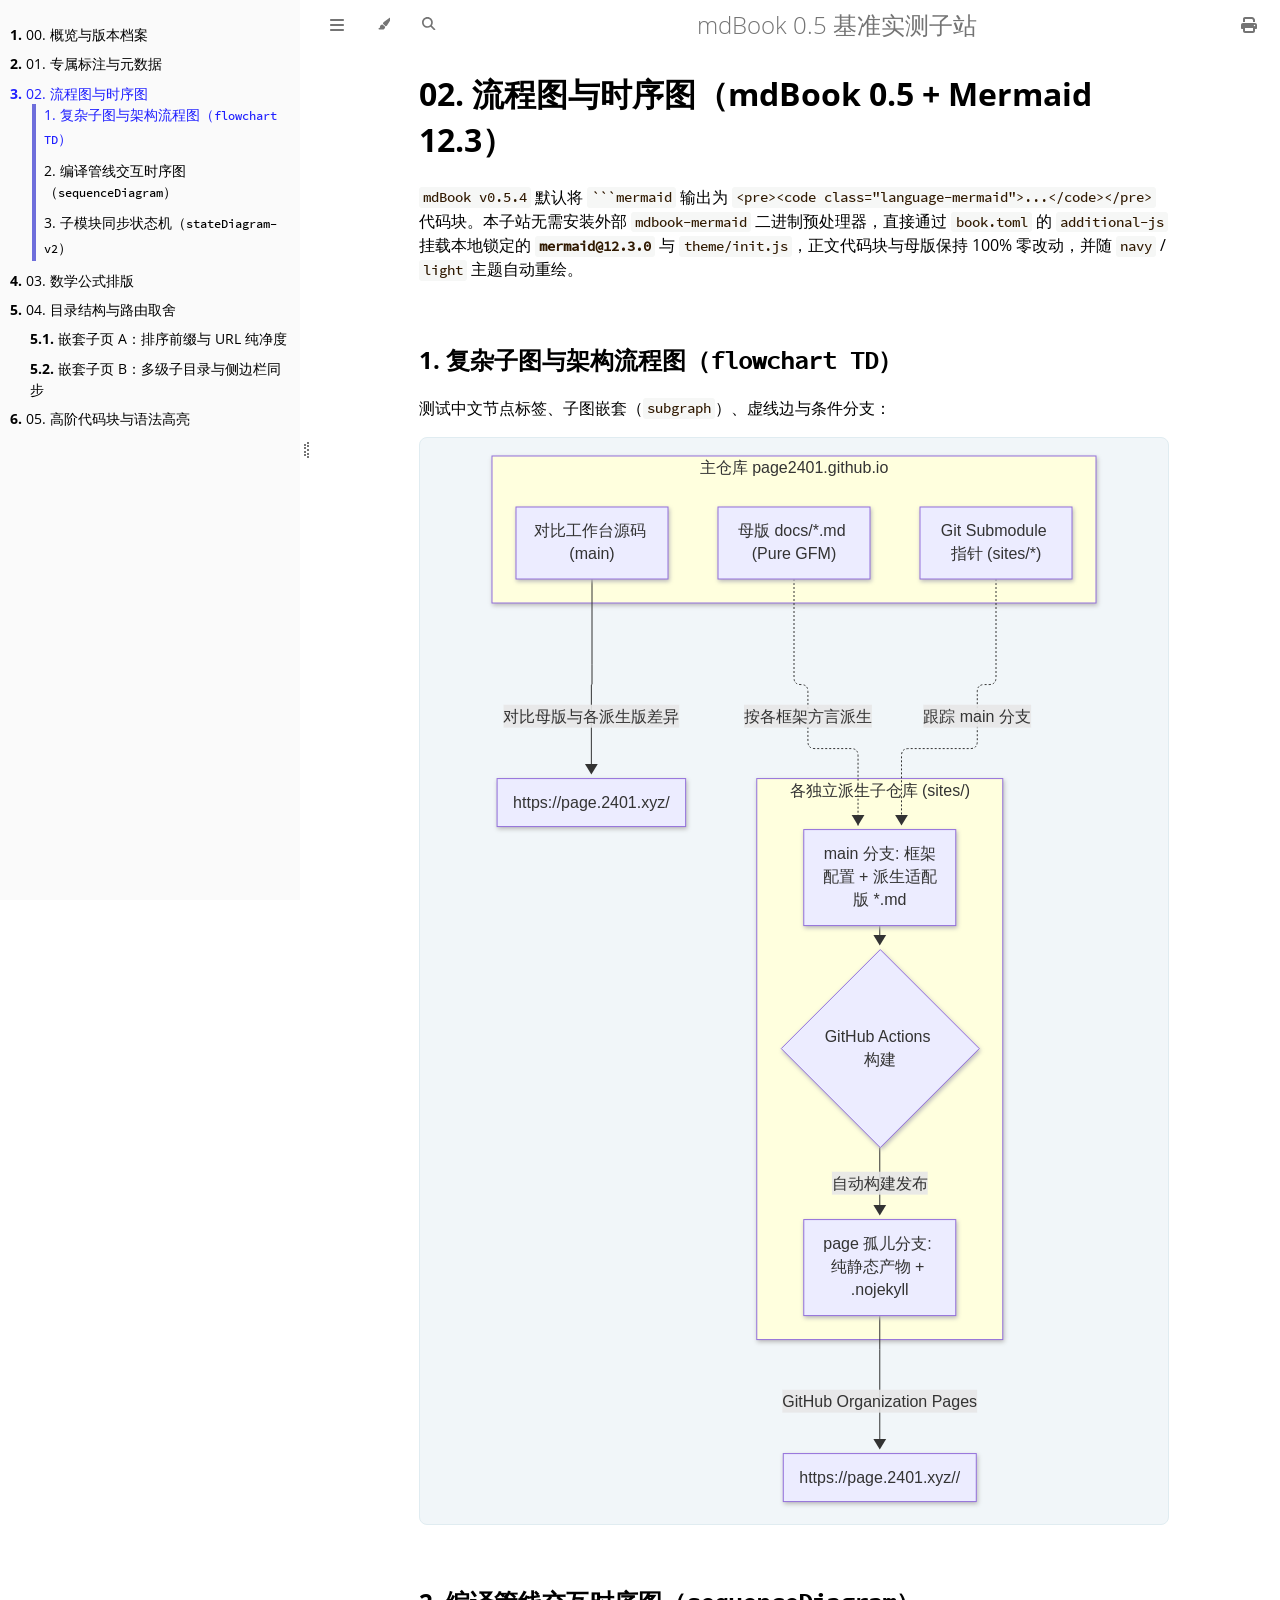
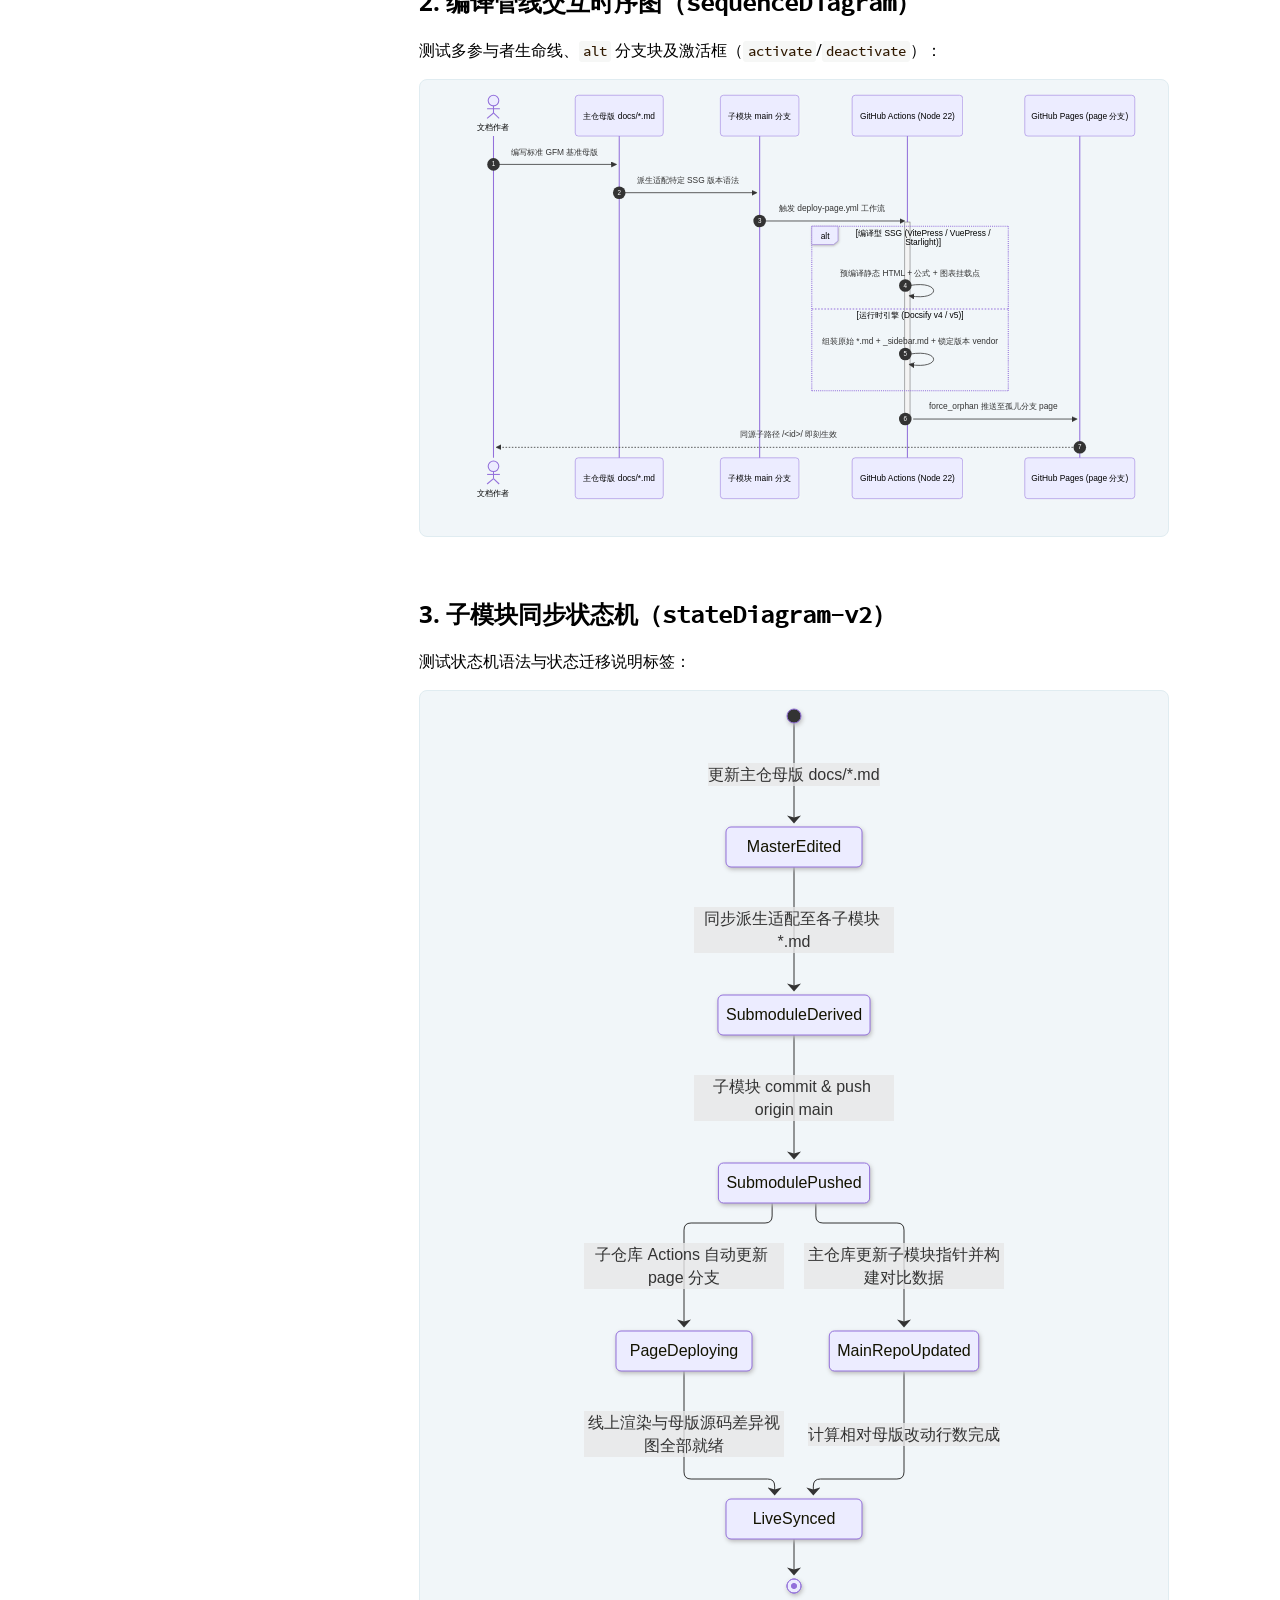
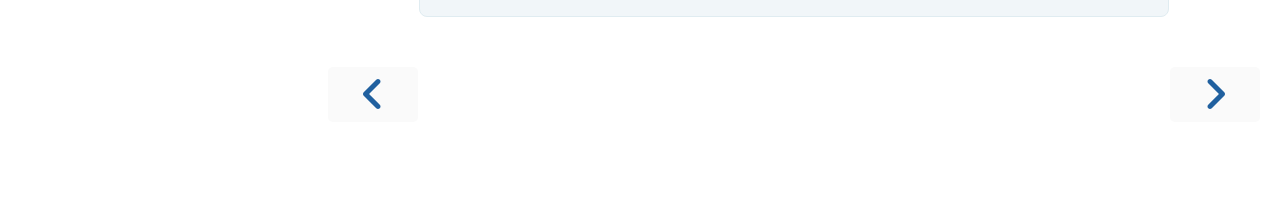
<file: 02-diagrams.html>
<!DOCTYPE HTML>
<html lang="zh-CN" class="light sidebar-visible" dir="ltr">
    <head>
        <!-- Book generated using mdBook -->
        <meta charset="UTF-8">
        <title>02. 流程图与时序图 - mdBook 0.5 基准实测子站</title>


        <!-- Custom HTML head -->

        <meta name="description" content="">
        <meta name="viewport" content="width=device-width, initial-scale=1">
        <meta name="theme-color" content="#ffffff">

        <link rel="icon" href="favicon-de23e50b.svg">
        <link rel="shortcut icon" href="favicon-8114d1fc.png">
        <link rel="stylesheet" href="css/variables-8adf115d.css">
        <link rel="stylesheet" href="css/general-e96d0476.css">
        <link rel="stylesheet" href="css/chrome-d279d366.css">
        <link rel="stylesheet" href="css/print-9e4910d8.css" media="print">

        <!-- Fonts -->
        <link rel="stylesheet" href="fonts/fonts-9644e21d.css">

        <!-- Highlight.js Stylesheets -->
        <link rel="stylesheet" id="mdbook-highlight-css" href="highlight-493f70e1.css">
        <link rel="stylesheet" id="mdbook-tomorrow-night-css" href="tomorrow-night-4c0ae647.css">
        <link rel="stylesheet" id="mdbook-ayu-highlight-css" href="ayu-highlight-3fdfc3ac.css">

        <!-- Custom theme stylesheets -->
        <link rel="stylesheet" href="theme/vendor/katex-c8154259.min.css">
        <link rel="stylesheet" href="theme/custom-3d88659b.css">


        <!-- Provide site root and default themes to javascript -->
        <script>
            const path_to_root = "";
            const default_light_theme = "light";
            const default_dark_theme = "navy";
            window.path_to_searchindex_js = "searchindex-2ac343bc.js";
        </script>
        <!-- Start loading toc.js asap -->
        <script src="toc-eea456a0.js"></script>
    </head>
    <body>
    <div id="mdbook-help-container">
        <div id="mdbook-help-popup">
            <h2 class="mdbook-help-title">Keyboard shortcuts</h2>
            <div>
                <p>Press <kbd>←</kbd> or <kbd>→</kbd> to navigate between chapters</p>
                <p>Press <kbd>S</kbd> or <kbd>/</kbd> to search in the book</p>
                <p>Press <kbd>?</kbd> to show this help</p>
                <p>Press <kbd>Esc</kbd> to hide this help</p>
            </div>
        </div>
    </div>
    <div id="mdbook-body-container">
        <!-- Work around some values being stored in localStorage wrapped in quotes -->
        <script>
            try {
                let theme = localStorage.getItem('mdbook-theme');
                let sidebar = localStorage.getItem('mdbook-sidebar');

                if (theme.startsWith('"') && theme.endsWith('"')) {
                    localStorage.setItem('mdbook-theme', theme.slice(1, theme.length - 1));
                }

                if (sidebar.startsWith('"') && sidebar.endsWith('"')) {
                    localStorage.setItem('mdbook-sidebar', sidebar.slice(1, sidebar.length - 1));
                }
            } catch (e) { }
        </script>

        <!-- Set the theme before any content is loaded, prevents flash -->
        <script>
            const default_theme = window.matchMedia("(prefers-color-scheme: dark)").matches ? default_dark_theme : default_light_theme;
            let theme;
            try { theme = localStorage.getItem('mdbook-theme'); } catch(e) { }
            if (theme === null || theme === undefined) { theme = default_theme; }
            const html = document.documentElement;
            html.classList.remove('light')
            html.classList.add(theme);
            html.classList.add("js");
        </script>

        <input type="checkbox" id="mdbook-sidebar-toggle-anchor" class="hidden">

        <!-- Hide / unhide sidebar before it is displayed -->
        <script>
            let sidebar = null;
            const sidebar_toggle = document.getElementById("mdbook-sidebar-toggle-anchor");
            if (document.body.clientWidth >= 1080) {
                try { sidebar = localStorage.getItem('mdbook-sidebar'); } catch(e) { }
                sidebar = sidebar || 'visible';
            } else {
                sidebar = 'hidden';
                sidebar_toggle.checked = false;
            }
            if (sidebar === 'visible') {
                sidebar_toggle.checked = true;
            } else {
                html.classList.remove('sidebar-visible');
            }
        </script>

        <nav id="mdbook-sidebar" class="sidebar" aria-label="Table of contents">
            <!-- populated by js -->
            <mdbook-sidebar-scrollbox class="sidebar-scrollbox"></mdbook-sidebar-scrollbox>
            <noscript>
                <iframe class="sidebar-iframe-outer" src="toc.html"></iframe>
            </noscript>
            <div id="mdbook-sidebar-resize-handle" class="sidebar-resize-handle">
                <div class="sidebar-resize-indicator"></div>
            </div>
        </nav>

        <div id="mdbook-page-wrapper" class="page-wrapper">

            <div class="page">
                <div id="mdbook-menu-bar-hover-placeholder"></div>
                <div id="mdbook-menu-bar" class="menu-bar sticky">
                    <div class="left-buttons">
                        <label id="mdbook-sidebar-toggle" class="icon-button" for="mdbook-sidebar-toggle-anchor" title="Toggle Table of Contents" aria-label="Toggle Table of Contents" aria-controls="mdbook-sidebar">
                            <span class=fa-svg><svg xmlns="http://www.w3.org/2000/svg" viewBox="0 0 448 512"><!--! Font Awesome Free 6.2.0 by @fontawesome - https://fontawesome.com License - https://fontawesome.com/license/free (Icons: CC BY 4.0, Fonts: SIL OFL 1.1, Code: MIT License) Copyright 2022 Fonticons, Inc. --><path d="M0 96C0 78.3 14.3 64 32 64H416c17.7 0 32 14.3 32 32s-14.3 32-32 32H32C14.3 128 0 113.7 0 96zM0 256c0-17.7 14.3-32 32-32H416c17.7 0 32 14.3 32 32s-14.3 32-32 32H32c-17.7 0-32-14.3-32-32zM448 416c0 17.7-14.3 32-32 32H32c-17.7 0-32-14.3-32-32s14.3-32 32-32H416c17.7 0 32 14.3 32 32z"/></svg></span>
                        </label>
                        <button id="mdbook-theme-toggle" class="icon-button" type="button" title="Change theme" aria-label="Change theme" aria-haspopup="true" aria-expanded="false" aria-controls="mdbook-theme-list">
                            <span class=fa-svg><svg xmlns="http://www.w3.org/2000/svg" viewBox="0 0 576 512"><!--! Font Awesome Free 6.2.0 by @fontawesome - https://fontawesome.com License - https://fontawesome.com/license/free (Icons: CC BY 4.0, Fonts: SIL OFL 1.1, Code: MIT License) Copyright 2022 Fonticons, Inc. --><path d="M371.3 367.1c27.3-3.9 51.9-19.4 67.2-42.9L600.2 74.1c12.6-19.5 9.4-45.3-7.6-61.2S549.7-4.4 531.1 9.6L294.4 187.2c-24 18-38.2 46.1-38.4 76.1L371.3 367.1zm-19.6 25.4l-116-104.4C175.9 290.3 128 339.6 128 400c0 3.9 .2 7.8 .6 11.6c1.8 17.5-10.2 36.4-27.8 36.4H96c-17.7 0-32 14.3-32 32s14.3 32 32 32H240c61.9 0 112-50.1 112-112c0-2.5-.1-5-.2-7.5z"/></svg></span>
                        </button>
                        <ul id="mdbook-theme-list" class="theme-popup" aria-label="Themes" role="menu">
                            <li role="none"><button role="menuitem" class="theme" id="mdbook-theme-default_theme">Auto</button></li>
                            <li role="none"><button role="menuitem" class="theme" id="mdbook-theme-light">Light</button></li>
                            <li role="none"><button role="menuitem" class="theme" id="mdbook-theme-rust">Rust</button></li>
                            <li role="none"><button role="menuitem" class="theme" id="mdbook-theme-coal">Coal</button></li>
                            <li role="none"><button role="menuitem" class="theme" id="mdbook-theme-navy">Navy</button></li>
                            <li role="none"><button role="menuitem" class="theme" id="mdbook-theme-ayu">Ayu</button></li>
                        </ul>
                        <button id="mdbook-search-toggle" class="icon-button" type="button" title="Search (`/`)" aria-label="Toggle Searchbar" aria-expanded="false" aria-keyshortcuts="/ s" aria-controls="mdbook-searchbar">
                            <span class=fa-svg><svg xmlns="http://www.w3.org/2000/svg" viewBox="0 0 512 512"><!--! Font Awesome Free 6.2.0 by @fontawesome - https://fontawesome.com License - https://fontawesome.com/license/free (Icons: CC BY 4.0, Fonts: SIL OFL 1.1, Code: MIT License) Copyright 2022 Fonticons, Inc. --><path d="M416 208c0 45.9-14.9 88.3-40 122.7L502.6 457.4c12.5 12.5 12.5 32.8 0 45.3s-32.8 12.5-45.3 0L330.7 376c-34.4 25.2-76.8 40-122.7 40C93.1 416 0 322.9 0 208S93.1 0 208 0S416 93.1 416 208zM208 352c79.5 0 144-64.5 144-144s-64.5-144-144-144S64 128.5 64 208s64.5 144 144 144z"/></svg></span>
                        </button>
                    </div>

                    <h1 class="menu-title">mdBook 0.5 基准实测子站</h1>

                    <div class="right-buttons">
                        <a href="print.html" title="Print this book" aria-label="Print this book">
                            <span class=fa-svg id="print-button"><svg xmlns="http://www.w3.org/2000/svg" viewBox="0 0 512 512"><!--! Font Awesome Free 6.2.0 by @fontawesome - https://fontawesome.com License - https://fontawesome.com/license/free (Icons: CC BY 4.0, Fonts: SIL OFL 1.1, Code: MIT License) Copyright 2022 Fonticons, Inc. --><path d="M128 0C92.7 0 64 28.7 64 64v96h64V64H354.7L384 93.3V160h64V93.3c0-17-6.7-33.3-18.7-45.3L400 18.7C388 6.7 371.7 0 354.7 0H128zM384 352v32 64H128V384 368 352H384zm64 32h32c17.7 0 32-14.3 32-32V256c0-35.3-28.7-64-64-64H64c-35.3 0-64 28.7-64 64v96c0 17.7 14.3 32 32 32H64v64c0 35.3 28.7 64 64 64H384c35.3 0 64-28.7 64-64V384zm-16-88c-13.3 0-24-10.7-24-24s10.7-24 24-24s24 10.7 24 24s-10.7 24-24 24z"/></svg></span>
                        </a>

                    </div>
                </div>

                <div id="mdbook-search-wrapper" class="hidden">
                    <form id="mdbook-searchbar-outer" class="searchbar-outer">
                        <div class="search-wrapper">
                            <input type="search" id="mdbook-searchbar" name="searchbar" placeholder="Search this book ..." aria-controls="mdbook-searchresults-outer" aria-describedby="searchresults-header">
                            <div class="spinner-wrapper">
                                <span class=fa-svg id="fa-spin"><svg xmlns="http://www.w3.org/2000/svg" viewBox="0 0 512 512"><!--! Font Awesome Free 6.2.0 by @fontawesome - https://fontawesome.com License - https://fontawesome.com/license/free (Icons: CC BY 4.0, Fonts: SIL OFL 1.1, Code: MIT License) Copyright 2022 Fonticons, Inc. --><path d="M304 48c0-26.5-21.5-48-48-48s-48 21.5-48 48s21.5 48 48 48s48-21.5 48-48zm0 416c0-26.5-21.5-48-48-48s-48 21.5-48 48s21.5 48 48 48s48-21.5 48-48zM48 304c26.5 0 48-21.5 48-48s-21.5-48-48-48s-48 21.5-48 48s21.5 48 48 48zm464-48c0-26.5-21.5-48-48-48s-48 21.5-48 48s21.5 48 48 48s48-21.5 48-48zM142.9 437c18.7-18.7 18.7-49.1 0-67.9s-49.1-18.7-67.9 0s-18.7 49.1 0 67.9s49.1 18.7 67.9 0zm0-294.2c18.7-18.7 18.7-49.1 0-67.9S93.7 56.2 75 75s-18.7 49.1 0 67.9s49.1 18.7 67.9 0zM369.1 437c18.7 18.7 49.1 18.7 67.9 0s18.7-49.1 0-67.9s-49.1-18.7-67.9 0s-18.7 49.1 0 67.9z"/></svg></span>
                            </div>
                        </div>
                    </form>
                    <div id="mdbook-searchresults-outer" class="searchresults-outer hidden">
                        <div id="mdbook-searchresults-header" class="searchresults-header"></div>
                        <ul id="mdbook-searchresults">
                        </ul>
                    </div>
                </div>

                <!-- Apply ARIA attributes after the sidebar and the sidebar toggle button are added to the DOM -->
                <script>
                    document.getElementById('mdbook-sidebar-toggle').setAttribute('aria-expanded', sidebar === 'visible');
                    document.getElementById('mdbook-sidebar').setAttribute('aria-hidden', sidebar !== 'visible');
                    Array.from(document.querySelectorAll('#mdbook-sidebar a')).forEach(function(link) {
                        link.setAttribute('tabIndex', sidebar === 'visible' ? 0 : -1);
                    });
                </script>

                <div id="mdbook-content" class="content">
                    <main>
                        <h1 id="02-流程图与时序图mdbook-05--mermaid-123"><a class="header" href="#02-流程图与时序图mdbook-05--mermaid-123">02. 流程图与时序图（mdBook 0.5 + Mermaid 12.3）</a></h1>
<p><code>mdBook v0.5.4</code> 默认将 <code>```mermaid</code> 输出为 <code>&lt;pre&gt;&lt;code class="language-mermaid"&gt;...&lt;/code&gt;&lt;/pre&gt;</code> 代码块。本子站无需安装外部 <code>mdbook-mermaid</code> 二进制预处理器，直接通过 <code>book.toml</code> 的 <code>additional-js</code> 挂载本地锁定的 <strong><code>mermaid@12.3.0</code></strong> 与 <code>theme/init.js</code>，正文代码块与母版保持 100% 零改动，并随 <code>navy</code> / <code>light</code> 主题自动重绘。</p>
<h2 id="1-复杂子图与架构流程图flowchart-td"><a class="header" href="#1-复杂子图与架构流程图flowchart-td">1. 复杂子图与架构流程图（<code>flowchart TD</code>）</a></h2>
<p>测试中文节点标签、子图嵌套（<code>subgraph</code>）、虚线边与条件分支：</p>
<pre><code class="language-mermaid">flowchart TD
    subgraph MainRepo["主仓库 page2401.github.io"]
        Master["母版 docs/*.md (Pure GFM)"]
        SubPtr["Git Submodule 指针 (sites/*)"]
        Workbench["对比工作台源码 (main)"]
    end

    subgraph SubRepo["各独立派生子仓库 (sites/&lt;id&gt;)"]
        SrcBranch["main 分支: 框架配置 + 派生适配版 *.md"]
        Actions{"GitHub Actions 构建"}
        PageBranch["page 孤儿分支: 纯静态产物 + .nojekyll"]
        SrcBranch --&gt; Actions
        Actions --&gt;|"自动构建发布"| PageBranch
    end

    Master -.-&gt;|"按各框架方言派生"| SrcBranch
    SubPtr -.-&gt;|"跟踪 main 分支"| SrcBranch
    Workbench --&gt;|"对比母版与各派生版差异"| Portal["https://page.2401.xyz/"]
    PageBranch --&gt;|"GitHub Organization Pages"| SubSite["https://page.2401.xyz/&lt;id&gt;/"]
</code></pre>
<h2 id="2-编译管线交互时序图sequencediagram"><a class="header" href="#2-编译管线交互时序图sequencediagram">2. 编译管线交互时序图（<code>sequenceDiagram</code>）</a></h2>
<p>测试多参与者生命线、<code>alt</code> 分支块及激活框（<code>activate</code>/<code>deactivate</code>）：</p>
<pre><code class="language-mermaid">sequenceDiagram
    autonumber
    actor Author as 文档作者
    participant Master as 主仓母版 docs/*.md
    participant SubGit as 子模块 main 分支
    participant CI as GitHub Actions (Node 22)
    participant Pages as GitHub Pages (page 分支)

    Author-&gt;&gt;Master: 编写标准 GFM 基准母版
    Master-&gt;&gt;SubGit: 派生适配特定 SSG 版本语法
    SubGit-&gt;&gt;CI: 触发 deploy-page.yml 工作流
    activate CI
    alt 编译型 SSG (VitePress / VuePress / Starlight)
        CI-&gt;&gt;CI: 预编译静态 HTML + 公式 + 图表挂载点
    else 运行时引擎 (Docsify v4 / v5)
        CI-&gt;&gt;CI: 组装原始 *.md + _sidebar.md + 锁定版本 vendor
    end
    CI-&gt;&gt;Pages: force_orphan 推送至孤儿分支 page
    deactivate CI
    Pages--&gt;&gt;Author: 同源子路径 /&lt;id&gt;/ 即刻生效
</code></pre>
<h2 id="3-子模块同步状态机statediagram-v2"><a class="header" href="#3-子模块同步状态机statediagram-v2">3. 子模块同步状态机（<code>stateDiagram-v2</code>）</a></h2>
<p>测试状态机语法与状态迁移说明标签：</p>
<pre><code class="language-mermaid">stateDiagram-v2
    [*] --&gt; MasterEdited: 更新主仓母版 docs/*.md
    MasterEdited --&gt; SubmoduleDerived: 同步派生适配至各子模块 *.md
    SubmoduleDerived --&gt; SubmodulePushed: 子模块 commit &amp; push origin main
    SubmodulePushed --&gt; PageDeploying: 子仓库 Actions 自动更新 page 分支
    SubmodulePushed --&gt; MainRepoUpdated: 主仓库更新子模块指针并构建对比数据
    PageDeploying --&gt; LiveSynced: 线上渲染与母版源码差异视图全部就绪
    MainRepoUpdated --&gt; LiveSynced: 计算相对母版改动行数完成
    LiveSynced --&gt; [*]
</code></pre>

                    </main>

                    <nav class="nav-wrapper" aria-label="Page navigation">
                        <!-- Mobile navigation buttons -->
                            <a rel="prev" href="01-annotations.html" class="mobile-nav-chapters previous" title="Previous chapter" aria-label="Previous chapter" aria-keyshortcuts="Left">
                                <span class=fa-svg><svg xmlns="http://www.w3.org/2000/svg" viewBox="0 0 320 512"><!--! Font Awesome Free 6.2.0 by @fontawesome - https://fontawesome.com License - https://fontawesome.com/license/free (Icons: CC BY 4.0, Fonts: SIL OFL 1.1, Code: MIT License) Copyright 2022 Fonticons, Inc. --><path d="M41.4 233.4c-12.5 12.5-12.5 32.8 0 45.3l160 160c12.5 12.5 32.8 12.5 45.3 0s12.5-32.8 0-45.3L109.3 256 246.6 118.6c12.5-12.5 12.5-32.8 0-45.3s-32.8-12.5-45.3 0l-160 160z"/></svg></span>
                            </a>

                            <a rel="next prefetch" href="03-math.html" class="mobile-nav-chapters next" title="Next chapter" aria-label="Next chapter" aria-keyshortcuts="Right">
                                <span class=fa-svg><svg xmlns="http://www.w3.org/2000/svg" viewBox="0 0 320 512"><!--! Font Awesome Free 6.2.0 by @fontawesome - https://fontawesome.com License - https://fontawesome.com/license/free (Icons: CC BY 4.0, Fonts: SIL OFL 1.1, Code: MIT License) Copyright 2022 Fonticons, Inc. --><path d="M278.6 233.4c12.5 12.5 12.5 32.8 0 45.3l-160 160c-12.5 12.5-32.8 12.5-45.3 0s-12.5-32.8 0-45.3L210.7 256 73.4 118.6c-12.5-12.5-12.5-32.8 0-45.3s32.8-12.5 45.3 0l160 160z"/></svg></span>
                            </a>

                        <div style="clear: both"></div>
                    </nav>
                </div>
            </div>

            <nav class="nav-wide-wrapper" aria-label="Page navigation">
                    <a rel="prev" href="01-annotations.html" class="nav-chapters previous" title="Previous chapter" aria-label="Previous chapter" aria-keyshortcuts="Left">
                        <span class=fa-svg><svg xmlns="http://www.w3.org/2000/svg" viewBox="0 0 320 512"><!--! Font Awesome Free 6.2.0 by @fontawesome - https://fontawesome.com License - https://fontawesome.com/license/free (Icons: CC BY 4.0, Fonts: SIL OFL 1.1, Code: MIT License) Copyright 2022 Fonticons, Inc. --><path d="M41.4 233.4c-12.5 12.5-12.5 32.8 0 45.3l160 160c12.5 12.5 32.8 12.5 45.3 0s12.5-32.8 0-45.3L109.3 256 246.6 118.6c12.5-12.5 12.5-32.8 0-45.3s-32.8-12.5-45.3 0l-160 160z"/></svg></span>
                    </a>

                    <a rel="next prefetch" href="03-math.html" class="nav-chapters next" title="Next chapter" aria-label="Next chapter" aria-keyshortcuts="Right">
                        <span class=fa-svg><svg xmlns="http://www.w3.org/2000/svg" viewBox="0 0 320 512"><!--! Font Awesome Free 6.2.0 by @fontawesome - https://fontawesome.com License - https://fontawesome.com/license/free (Icons: CC BY 4.0, Fonts: SIL OFL 1.1, Code: MIT License) Copyright 2022 Fonticons, Inc. --><path d="M278.6 233.4c12.5 12.5 12.5 32.8 0 45.3l-160 160c-12.5 12.5-32.8 12.5-45.3 0s-12.5-32.8 0-45.3L210.7 256 73.4 118.6c-12.5-12.5-12.5-32.8 0-45.3s32.8-12.5 45.3 0l160 160z"/></svg></span>
                    </a>
            </nav>

        </div>

        <template id=fa-eye><span class=fa-svg><svg xmlns="http://www.w3.org/2000/svg" viewBox="0 0 576 512"><!--! Font Awesome Free 6.2.0 by @fontawesome - https://fontawesome.com License - https://fontawesome.com/license/free (Icons: CC BY 4.0, Fonts: SIL OFL 1.1, Code: MIT License) Copyright 2022 Fonticons, Inc. --><path d="M288 32c-80.8 0-145.5 36.8-192.6 80.6C48.6 156 17.3 208 2.5 243.7c-3.3 7.9-3.3 16.7 0 24.6C17.3 304 48.6 356 95.4 399.4C142.5 443.2 207.2 480 288 480s145.5-36.8 192.6-80.6c46.8-43.5 78.1-95.4 93-131.1c3.3-7.9 3.3-16.7 0-24.6c-14.9-35.7-46.2-87.7-93-131.1C433.5 68.8 368.8 32 288 32zM432 256c0 79.5-64.5 144-144 144s-144-64.5-144-144s64.5-144 144-144s144 64.5 144 144zM288 192c0 35.3-28.7 64-64 64c-11.5 0-22.3-3-31.6-8.4c-.2 2.8-.4 5.5-.4 8.4c0 53 43 96 96 96s96-43 96-96s-43-96-96-96c-2.8 0-5.6 .1-8.4 .4c5.3 9.3 8.4 20.1 8.4 31.6z"/></svg></span></template>
        <template id=fa-eye-slash><span class=fa-svg><svg xmlns="http://www.w3.org/2000/svg" viewBox="0 0 640 512"><!--! Font Awesome Free 6.2.0 by @fontawesome - https://fontawesome.com License - https://fontawesome.com/license/free (Icons: CC BY 4.0, Fonts: SIL OFL 1.1, Code: MIT License) Copyright 2022 Fonticons, Inc. --><path d="M38.8 5.1C28.4-3.1 13.3-1.2 5.1 9.2S-1.2 34.7 9.2 42.9l592 464c10.4 8.2 25.5 6.3 33.7-4.1s6.3-25.5-4.1-33.7L525.6 386.7c39.6-40.6 66.4-86.1 79.9-118.4c3.3-7.9 3.3-16.7 0-24.6c-14.9-35.7-46.2-87.7-93-131.1C465.5 68.8 400.8 32 320 32c-68.2 0-125 26.3-169.3 60.8L38.8 5.1zM223.1 149.5C248.6 126.2 282.7 112 320 112c79.5 0 144 64.5 144 144c0 24.9-6.3 48.3-17.4 68.7L408 294.5c5.2-11.8 8-24.8 8-38.5c0-53-43-96-96-96c-2.8 0-5.6 .1-8.4 .4c5.3 9.3 8.4 20.1 8.4 31.6c0 10.2-2.4 19.8-6.6 28.3l-90.3-70.8zm223.1 298L373 389.9c-16.4 6.5-34.3 10.1-53 10.1c-79.5 0-144-64.5-144-144c0-6.9 .5-13.6 1.4-20.2L83.1 161.5C60.3 191.2 44 220.8 34.5 243.7c-3.3 7.9-3.3 16.7 0 24.6c14.9 35.7 46.2 87.7 93 131.1C174.5 443.2 239.2 480 320 480c47.8 0 89.9-12.9 126.2-32.5z"/></svg></span></template>
        <template id=fa-copy><span class=fa-svg><svg xmlns="http://www.w3.org/2000/svg" viewBox="0 0 512 512"><!--! Font Awesome Free 6.2.0 by @fontawesome - https://fontawesome.com License - https://fontawesome.com/license/free (Icons: CC BY 4.0, Fonts: SIL OFL 1.1, Code: MIT License) Copyright 2022 Fonticons, Inc. --><path d="M502.6 70.63l-61.25-61.25C435.4 3.371 427.2 0 418.7 0H255.1c-35.35 0-64 28.66-64 64l.0195 256C192 355.4 220.7 384 256 384h192c35.2 0 64-28.8 64-64V93.25C512 84.77 508.6 76.63 502.6 70.63zM464 320c0 8.836-7.164 16-16 16H255.1c-8.838 0-16-7.164-16-16L239.1 64.13c0-8.836 7.164-16 16-16h128L384 96c0 17.67 14.33 32 32 32h47.1V320zM272 448c0 8.836-7.164 16-16 16H63.1c-8.838 0-16-7.164-16-16L47.98 192.1c0-8.836 7.164-16 16-16H160V128H63.99c-35.35 0-64 28.65-64 64l.0098 256C.002 483.3 28.66 512 64 512h192c35.2 0 64-28.8 64-64v-32h-47.1L272 448z"/></svg></span></template>
        <template id=fa-play><span class=fa-svg><svg xmlns="http://www.w3.org/2000/svg" viewBox="0 0 384 512"><!--! Font Awesome Free 6.2.0 by @fontawesome - https://fontawesome.com License - https://fontawesome.com/license/free (Icons: CC BY 4.0, Fonts: SIL OFL 1.1, Code: MIT License) Copyright 2022 Fonticons, Inc. --><path d="M73 39c-14.8-9.1-33.4-9.4-48.5-.9S0 62.6 0 80V432c0 17.4 9.4 33.4 24.5 41.9s33.7 8.1 48.5-.9L361 297c14.3-8.7 23-24.2 23-41s-8.7-32.2-23-41L73 39z"/></svg></span></template>
        <template id=fa-clock-rotate-left><span class=fa-svg><svg xmlns="http://www.w3.org/2000/svg" viewBox="0 0 512 512"><!--! Font Awesome Free 6.2.0 by @fontawesome - https://fontawesome.com License - https://fontawesome.com/license/free (Icons: CC BY 4.0, Fonts: SIL OFL 1.1, Code: MIT License) Copyright 2022 Fonticons, Inc. --><path d="M75 75L41 41C25.9 25.9 0 36.6 0 57.9V168c0 13.3 10.7 24 24 24H134.1c21.4 0 32.1-25.9 17-41l-30.8-30.8C155 85.5 203 64 256 64c106 0 192 86 192 192s-86 192-192 192c-40.8 0-78.6-12.7-109.7-34.4c-14.5-10.1-34.4-6.6-44.6 7.9s-6.6 34.4 7.9 44.6C151.2 495 201.7 512 256 512c141.4 0 256-114.6 256-256S397.4 0 256 0C185.3 0 121.3 28.7 75 75zm181 53c-13.3 0-24 10.7-24 24V256c0 6.4 2.5 12.5 7 17l72 72c9.4 9.4 24.6 9.4 33.9 0s9.4-24.6 0-33.9l-65-65V152c0-13.3-10.7-24-24-24z"/></svg></span></template>



        <script>
            window.playground_copyable = true;
        </script>


        <script src="elasticlunr-ef4e11c1.min.js"></script>
        <script src="mark-09e88c2c.min.js"></script>
        <script src="searcher-09f2665d.js"></script>

        <script src="clipboard-1626706a.min.js"></script>
        <script src="highlight-abc7f01d.js"></script>
        <script src="book-609e4cb8.js"></script>

        <!-- Custom JS scripts -->
        <script src="theme/vendor/katex-fa140498.min.js"></script>
        <script src="theme/vendor/auto-render-e5372d19.min.js"></script>
        <script src="theme/vendor/mermaid-336df803.min.js"></script>
        <script src="theme/init-63aafe91.js"></script>



    </div>
    </body>
</html>
</file>
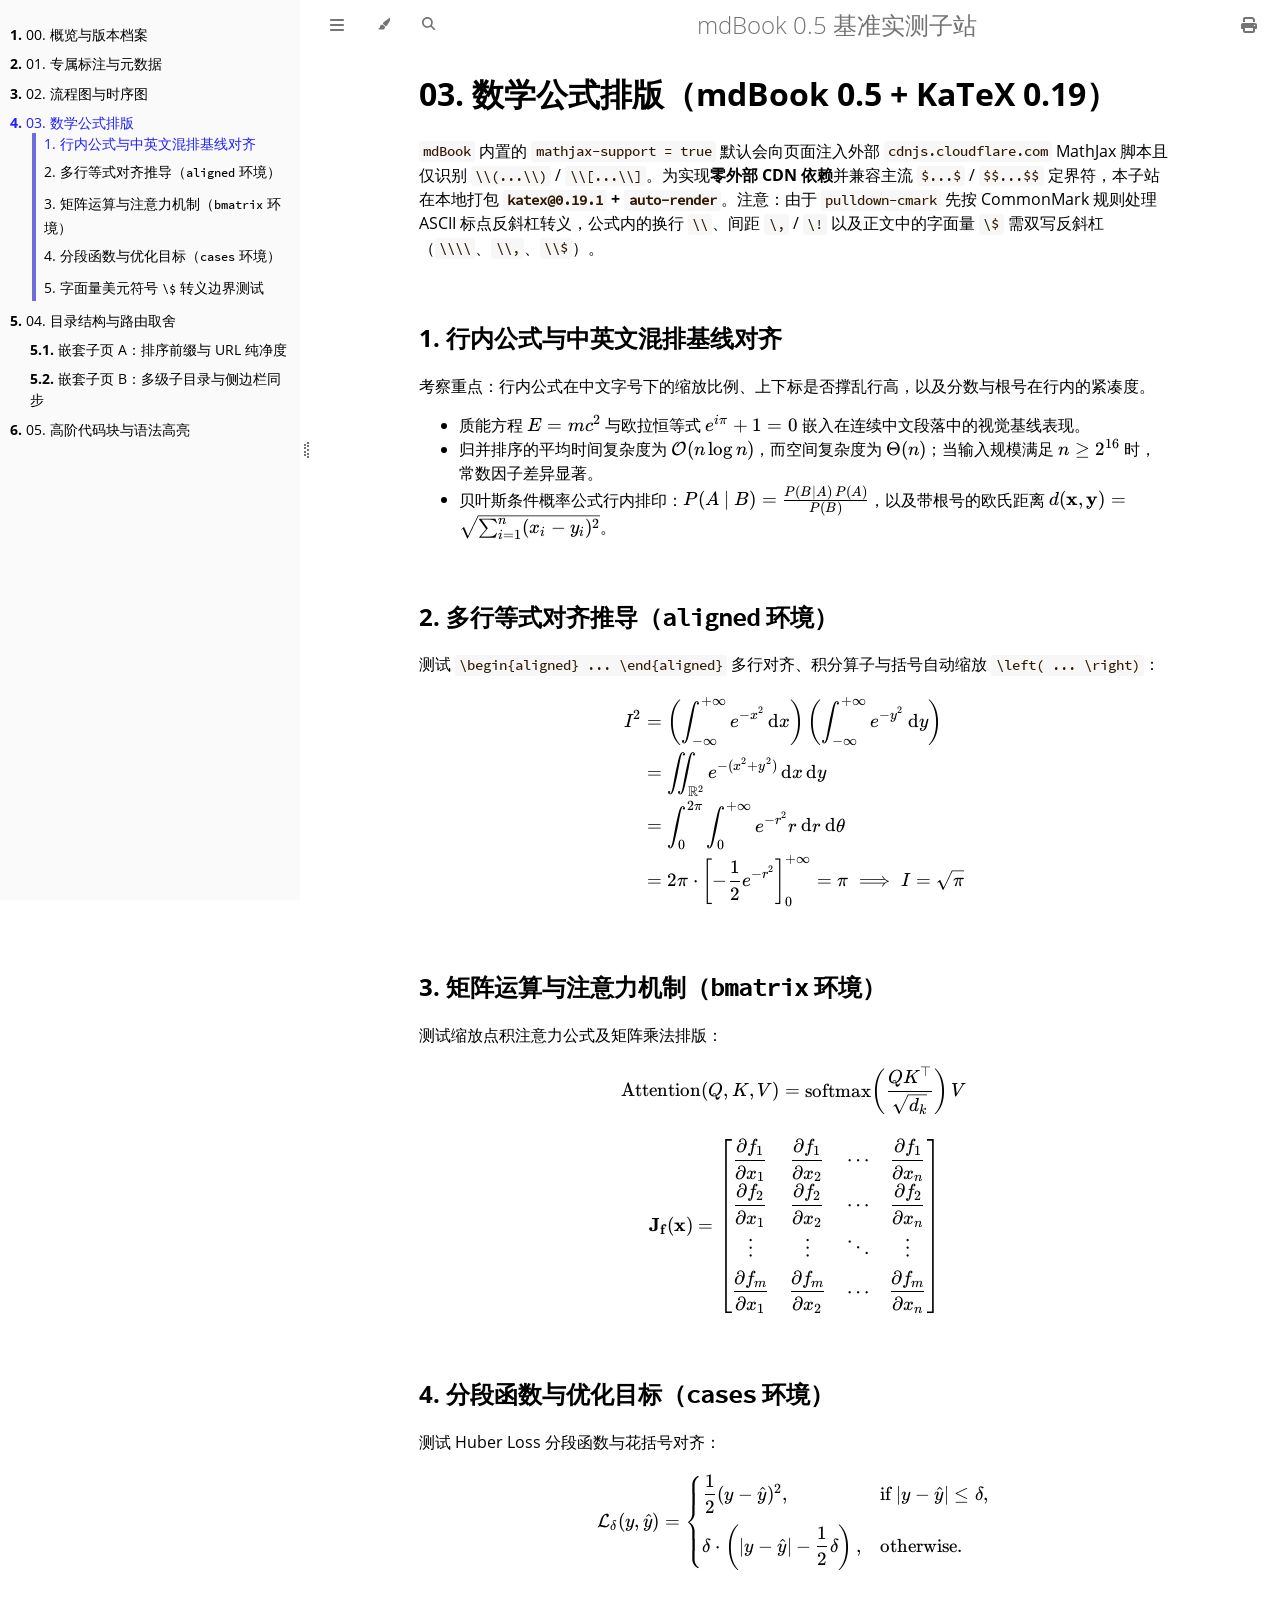
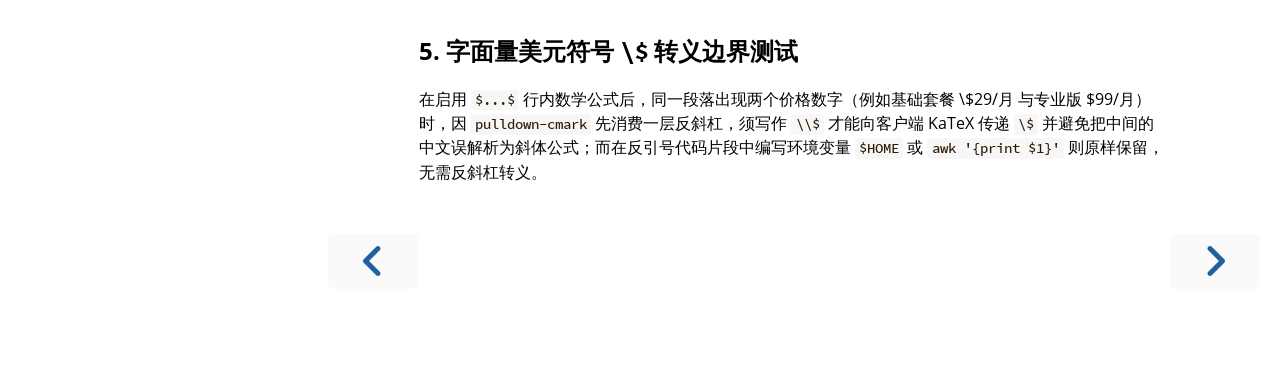
<file: 03-math.html>
<!DOCTYPE HTML>
<html lang="zh-CN" class="light sidebar-visible" dir="ltr">
    <head>
        <!-- Book generated using mdBook -->
        <meta charset="UTF-8">
        <title>03. 数学公式排版 - mdBook 0.5 基准实测子站</title>


        <!-- Custom HTML head -->

        <meta name="description" content="">
        <meta name="viewport" content="width=device-width, initial-scale=1">
        <meta name="theme-color" content="#ffffff">

        <link rel="icon" href="favicon-de23e50b.svg">
        <link rel="shortcut icon" href="favicon-8114d1fc.png">
        <link rel="stylesheet" href="css/variables-8adf115d.css">
        <link rel="stylesheet" href="css/general-e96d0476.css">
        <link rel="stylesheet" href="css/chrome-d279d366.css">
        <link rel="stylesheet" href="css/print-9e4910d8.css" media="print">

        <!-- Fonts -->
        <link rel="stylesheet" href="fonts/fonts-9644e21d.css">

        <!-- Highlight.js Stylesheets -->
        <link rel="stylesheet" id="mdbook-highlight-css" href="highlight-493f70e1.css">
        <link rel="stylesheet" id="mdbook-tomorrow-night-css" href="tomorrow-night-4c0ae647.css">
        <link rel="stylesheet" id="mdbook-ayu-highlight-css" href="ayu-highlight-3fdfc3ac.css">

        <!-- Custom theme stylesheets -->
        <link rel="stylesheet" href="theme/vendor/katex-c8154259.min.css">
        <link rel="stylesheet" href="theme/custom-3d88659b.css">


        <!-- Provide site root and default themes to javascript -->
        <script>
            const path_to_root = "";
            const default_light_theme = "light";
            const default_dark_theme = "navy";
            window.path_to_searchindex_js = "searchindex-2ac343bc.js";
        </script>
        <!-- Start loading toc.js asap -->
        <script src="toc-eea456a0.js"></script>
    </head>
    <body>
    <div id="mdbook-help-container">
        <div id="mdbook-help-popup">
            <h2 class="mdbook-help-title">Keyboard shortcuts</h2>
            <div>
                <p>Press <kbd>←</kbd> or <kbd>→</kbd> to navigate between chapters</p>
                <p>Press <kbd>S</kbd> or <kbd>/</kbd> to search in the book</p>
                <p>Press <kbd>?</kbd> to show this help</p>
                <p>Press <kbd>Esc</kbd> to hide this help</p>
            </div>
        </div>
    </div>
    <div id="mdbook-body-container">
        <!-- Work around some values being stored in localStorage wrapped in quotes -->
        <script>
            try {
                let theme = localStorage.getItem('mdbook-theme');
                let sidebar = localStorage.getItem('mdbook-sidebar');

                if (theme.startsWith('"') && theme.endsWith('"')) {
                    localStorage.setItem('mdbook-theme', theme.slice(1, theme.length - 1));
                }

                if (sidebar.startsWith('"') && sidebar.endsWith('"')) {
                    localStorage.setItem('mdbook-sidebar', sidebar.slice(1, sidebar.length - 1));
                }
            } catch (e) { }
        </script>

        <!-- Set the theme before any content is loaded, prevents flash -->
        <script>
            const default_theme = window.matchMedia("(prefers-color-scheme: dark)").matches ? default_dark_theme : default_light_theme;
            let theme;
            try { theme = localStorage.getItem('mdbook-theme'); } catch(e) { }
            if (theme === null || theme === undefined) { theme = default_theme; }
            const html = document.documentElement;
            html.classList.remove('light')
            html.classList.add(theme);
            html.classList.add("js");
        </script>

        <input type="checkbox" id="mdbook-sidebar-toggle-anchor" class="hidden">

        <!-- Hide / unhide sidebar before it is displayed -->
        <script>
            let sidebar = null;
            const sidebar_toggle = document.getElementById("mdbook-sidebar-toggle-anchor");
            if (document.body.clientWidth >= 1080) {
                try { sidebar = localStorage.getItem('mdbook-sidebar'); } catch(e) { }
                sidebar = sidebar || 'visible';
            } else {
                sidebar = 'hidden';
                sidebar_toggle.checked = false;
            }
            if (sidebar === 'visible') {
                sidebar_toggle.checked = true;
            } else {
                html.classList.remove('sidebar-visible');
            }
        </script>

        <nav id="mdbook-sidebar" class="sidebar" aria-label="Table of contents">
            <!-- populated by js -->
            <mdbook-sidebar-scrollbox class="sidebar-scrollbox"></mdbook-sidebar-scrollbox>
            <noscript>
                <iframe class="sidebar-iframe-outer" src="toc.html"></iframe>
            </noscript>
            <div id="mdbook-sidebar-resize-handle" class="sidebar-resize-handle">
                <div class="sidebar-resize-indicator"></div>
            </div>
        </nav>

        <div id="mdbook-page-wrapper" class="page-wrapper">

            <div class="page">
                <div id="mdbook-menu-bar-hover-placeholder"></div>
                <div id="mdbook-menu-bar" class="menu-bar sticky">
                    <div class="left-buttons">
                        <label id="mdbook-sidebar-toggle" class="icon-button" for="mdbook-sidebar-toggle-anchor" title="Toggle Table of Contents" aria-label="Toggle Table of Contents" aria-controls="mdbook-sidebar">
                            <span class=fa-svg><svg xmlns="http://www.w3.org/2000/svg" viewBox="0 0 448 512"><!--! Font Awesome Free 6.2.0 by @fontawesome - https://fontawesome.com License - https://fontawesome.com/license/free (Icons: CC BY 4.0, Fonts: SIL OFL 1.1, Code: MIT License) Copyright 2022 Fonticons, Inc. --><path d="M0 96C0 78.3 14.3 64 32 64H416c17.7 0 32 14.3 32 32s-14.3 32-32 32H32C14.3 128 0 113.7 0 96zM0 256c0-17.7 14.3-32 32-32H416c17.7 0 32 14.3 32 32s-14.3 32-32 32H32c-17.7 0-32-14.3-32-32zM448 416c0 17.7-14.3 32-32 32H32c-17.7 0-32-14.3-32-32s14.3-32 32-32H416c17.7 0 32 14.3 32 32z"/></svg></span>
                        </label>
                        <button id="mdbook-theme-toggle" class="icon-button" type="button" title="Change theme" aria-label="Change theme" aria-haspopup="true" aria-expanded="false" aria-controls="mdbook-theme-list">
                            <span class=fa-svg><svg xmlns="http://www.w3.org/2000/svg" viewBox="0 0 576 512"><!--! Font Awesome Free 6.2.0 by @fontawesome - https://fontawesome.com License - https://fontawesome.com/license/free (Icons: CC BY 4.0, Fonts: SIL OFL 1.1, Code: MIT License) Copyright 2022 Fonticons, Inc. --><path d="M371.3 367.1c27.3-3.9 51.9-19.4 67.2-42.9L600.2 74.1c12.6-19.5 9.4-45.3-7.6-61.2S549.7-4.4 531.1 9.6L294.4 187.2c-24 18-38.2 46.1-38.4 76.1L371.3 367.1zm-19.6 25.4l-116-104.4C175.9 290.3 128 339.6 128 400c0 3.9 .2 7.8 .6 11.6c1.8 17.5-10.2 36.4-27.8 36.4H96c-17.7 0-32 14.3-32 32s14.3 32 32 32H240c61.9 0 112-50.1 112-112c0-2.5-.1-5-.2-7.5z"/></svg></span>
                        </button>
                        <ul id="mdbook-theme-list" class="theme-popup" aria-label="Themes" role="menu">
                            <li role="none"><button role="menuitem" class="theme" id="mdbook-theme-default_theme">Auto</button></li>
                            <li role="none"><button role="menuitem" class="theme" id="mdbook-theme-light">Light</button></li>
                            <li role="none"><button role="menuitem" class="theme" id="mdbook-theme-rust">Rust</button></li>
                            <li role="none"><button role="menuitem" class="theme" id="mdbook-theme-coal">Coal</button></li>
                            <li role="none"><button role="menuitem" class="theme" id="mdbook-theme-navy">Navy</button></li>
                            <li role="none"><button role="menuitem" class="theme" id="mdbook-theme-ayu">Ayu</button></li>
                        </ul>
                        <button id="mdbook-search-toggle" class="icon-button" type="button" title="Search (`/`)" aria-label="Toggle Searchbar" aria-expanded="false" aria-keyshortcuts="/ s" aria-controls="mdbook-searchbar">
                            <span class=fa-svg><svg xmlns="http://www.w3.org/2000/svg" viewBox="0 0 512 512"><!--! Font Awesome Free 6.2.0 by @fontawesome - https://fontawesome.com License - https://fontawesome.com/license/free (Icons: CC BY 4.0, Fonts: SIL OFL 1.1, Code: MIT License) Copyright 2022 Fonticons, Inc. --><path d="M416 208c0 45.9-14.9 88.3-40 122.7L502.6 457.4c12.5 12.5 12.5 32.8 0 45.3s-32.8 12.5-45.3 0L330.7 376c-34.4 25.2-76.8 40-122.7 40C93.1 416 0 322.9 0 208S93.1 0 208 0S416 93.1 416 208zM208 352c79.5 0 144-64.5 144-144s-64.5-144-144-144S64 128.5 64 208s64.5 144 144 144z"/></svg></span>
                        </button>
                    </div>

                    <h1 class="menu-title">mdBook 0.5 基准实测子站</h1>

                    <div class="right-buttons">
                        <a href="print.html" title="Print this book" aria-label="Print this book">
                            <span class=fa-svg id="print-button"><svg xmlns="http://www.w3.org/2000/svg" viewBox="0 0 512 512"><!--! Font Awesome Free 6.2.0 by @fontawesome - https://fontawesome.com License - https://fontawesome.com/license/free (Icons: CC BY 4.0, Fonts: SIL OFL 1.1, Code: MIT License) Copyright 2022 Fonticons, Inc. --><path d="M128 0C92.7 0 64 28.7 64 64v96h64V64H354.7L384 93.3V160h64V93.3c0-17-6.7-33.3-18.7-45.3L400 18.7C388 6.7 371.7 0 354.7 0H128zM384 352v32 64H128V384 368 352H384zm64 32h32c17.7 0 32-14.3 32-32V256c0-35.3-28.7-64-64-64H64c-35.3 0-64 28.7-64 64v96c0 17.7 14.3 32 32 32H64v64c0 35.3 28.7 64 64 64H384c35.3 0 64-28.7 64-64V384zm-16-88c-13.3 0-24-10.7-24-24s10.7-24 24-24s24 10.7 24 24s-10.7 24-24 24z"/></svg></span>
                        </a>

                    </div>
                </div>

                <div id="mdbook-search-wrapper" class="hidden">
                    <form id="mdbook-searchbar-outer" class="searchbar-outer">
                        <div class="search-wrapper">
                            <input type="search" id="mdbook-searchbar" name="searchbar" placeholder="Search this book ..." aria-controls="mdbook-searchresults-outer" aria-describedby="searchresults-header">
                            <div class="spinner-wrapper">
                                <span class=fa-svg id="fa-spin"><svg xmlns="http://www.w3.org/2000/svg" viewBox="0 0 512 512"><!--! Font Awesome Free 6.2.0 by @fontawesome - https://fontawesome.com License - https://fontawesome.com/license/free (Icons: CC BY 4.0, Fonts: SIL OFL 1.1, Code: MIT License) Copyright 2022 Fonticons, Inc. --><path d="M304 48c0-26.5-21.5-48-48-48s-48 21.5-48 48s21.5 48 48 48s48-21.5 48-48zm0 416c0-26.5-21.5-48-48-48s-48 21.5-48 48s21.5 48 48 48s48-21.5 48-48zM48 304c26.5 0 48-21.5 48-48s-21.5-48-48-48s-48 21.5-48 48s21.5 48 48 48zm464-48c0-26.5-21.5-48-48-48s-48 21.5-48 48s21.5 48 48 48s48-21.5 48-48zM142.9 437c18.7-18.7 18.7-49.1 0-67.9s-49.1-18.7-67.9 0s-18.7 49.1 0 67.9s49.1 18.7 67.9 0zm0-294.2c18.7-18.7 18.7-49.1 0-67.9S93.7 56.2 75 75s-18.7 49.1 0 67.9s49.1 18.7 67.9 0zM369.1 437c18.7 18.7 49.1 18.7 67.9 0s18.7-49.1 0-67.9s-49.1-18.7-67.9 0s-18.7 49.1 0 67.9z"/></svg></span>
                            </div>
                        </div>
                    </form>
                    <div id="mdbook-searchresults-outer" class="searchresults-outer hidden">
                        <div id="mdbook-searchresults-header" class="searchresults-header"></div>
                        <ul id="mdbook-searchresults">
                        </ul>
                    </div>
                </div>

                <!-- Apply ARIA attributes after the sidebar and the sidebar toggle button are added to the DOM -->
                <script>
                    document.getElementById('mdbook-sidebar-toggle').setAttribute('aria-expanded', sidebar === 'visible');
                    document.getElementById('mdbook-sidebar').setAttribute('aria-hidden', sidebar !== 'visible');
                    Array.from(document.querySelectorAll('#mdbook-sidebar a')).forEach(function(link) {
                        link.setAttribute('tabIndex', sidebar === 'visible' ? 0 : -1);
                    });
                </script>

                <div id="mdbook-content" class="content">
                    <main>
                        <h1 id="03-数学公式排版mdbook-05--katex-019"><a class="header" href="#03-数学公式排版mdbook-05--katex-019">03. 数学公式排版（mdBook 0.5 + KaTeX 0.19）</a></h1>
<p><code>mdBook</code> 内置的 <code>mathjax-support = true</code> 默认会向页面注入外部 <code>cdnjs.cloudflare.com</code> MathJax 脚本且仅识别 <code>\\(...\\)</code> / <code>\\[...\\]</code>。为实现<strong>零外部 CDN 依赖</strong>并兼容主流 <code>$...$</code> / <code>$$...$$</code> 定界符，本子站在本地打包 <strong><code>katex@0.19.1</code> + <code>auto-render</code></strong>。注意：由于 <code>pulldown-cmark</code> 先按 CommonMark 规则处理 ASCII 标点反斜杠转义，公式内的换行 <code>\\</code>、间距 <code>\,</code> / <code>\!</code> 以及正文中的字面量 <code>\$</code> 需双写反斜杠（<code>\\\\</code>、<code>\\,</code>、<code>\\$</code>）。</p>
<h2 id="1-行内公式与中英文混排基线对齐"><a class="header" href="#1-行内公式与中英文混排基线对齐">1. 行内公式与中英文混排基线对齐</a></h2>
<p>考察重点：行内公式在中文字号下的缩放比例、上下标是否撑乱行高，以及分数与根号在行内的紧凑度。</p>
<ul>
<li>质能方程 $E = mc^2$ 与欧拉恒等式 $e^{i\pi} + 1 = 0$ 嵌入在连续中文段落中的视觉基线表现。</li>
<li>归并排序的平均时间复杂度为 $\mathcal{O}(n \log n)$，而空间复杂度为 $\Theta(n)$；当输入规模满足 $n \ge 2^{16}$ 时，常数因子差异显著。</li>
<li>贝叶斯条件概率公式行内排印：$P(A \mid B) = \frac{P(B \mid A)\,P(A)}{P(B)}$，以及带根号的欧氏距离 $d(\mathbf{x}, \mathbf{y}) = \sqrt{\sum_{i=1}^{n}(x_i - y_i)^2}$。</li>
</ul>
<h2 id="2-多行等式对齐推导aligned-环境"><a class="header" href="#2-多行等式对齐推导aligned-环境">2. 多行等式对齐推导（<code>aligned</code> 环境）</a></h2>
<p>测试 <code>\begin{aligned} ... \end{aligned}</code> 多行对齐、积分算子与括号自动缩放 <code>\left( ... \right)</code>：</p>
<p>$$
\begin{aligned}
I^2 &amp;= \left( \int_{-\infty}^{+\infty} e^{-x^2}\,\mathrm{d}x \right) \left( \int_{-\infty}^{+\infty} e^{-y^2}\,\mathrm{d}y \right) \\
&amp;= \iint_{\mathbb{R}^2} e^{-(x^2 + y^2)}\,\mathrm{d}x\,\mathrm{d}y \\
&amp;= \int_{0}^{2\pi} \int_{0}^{+\infty} e^{-r^2} r\,\mathrm{d}r\,\mathrm{d}\theta \\
&amp;= 2\pi \cdot \left[ -\frac{1}{2} e^{-r^2} \right]_{0}^{+\infty} = \pi \implies I = \sqrt{\pi}
\end{aligned}
$$</p>
<h2 id="3-矩阵运算与注意力机制bmatrix-环境"><a class="header" href="#3-矩阵运算与注意力机制bmatrix-环境">3. 矩阵运算与注意力机制（<code>bmatrix</code> 环境）</a></h2>
<p>测试缩放点积注意力公式及矩阵乘法排版：</p>
<p>$$
\mathrm{Attention}(Q, K, V) = \mathrm{softmax}\!\left(\frac{QK^\top}{\sqrt{d_k}}\right)V
$$</p>
<p>$$
\mathbf{J}_{\mathbf{f}}(\mathbf{x}) =
\begin{bmatrix}
\dfrac{\partial f_1}{\partial x_1} &amp; \dfrac{\partial f_1}{\partial x_2} &amp; \cdots &amp; \dfrac{\partial f_1}{\partial x_n} \\[6pt]
\dfrac{\partial f_2}{\partial x_1} &amp; \dfrac{\partial f_2}{\partial x_2} &amp; \cdots &amp; \dfrac{\partial f_2}{\partial x_n} \\[4pt]
\vdots &amp; \vdots &amp; \ddots &amp; \vdots \\[4pt]
\dfrac{\partial f_m}{\partial x_1} &amp; \dfrac{\partial f_m}{\partial x_2} &amp; \cdots &amp; \dfrac{\partial f_m}{\partial x_n}
\end{bmatrix}
$$</p>
<h2 id="4-分段函数与优化目标cases-环境"><a class="header" href="#4-分段函数与优化目标cases-环境">4. 分段函数与优化目标（<code>cases</code> 环境）</a></h2>
<p>测试 Huber Loss 分段函数与花括号对齐：</p>
<p>$$
\mathcal{L}_{\delta}(y, \hat{y}) =
\begin{cases}
\dfrac{1}{2}(y - \hat{y})^2, &amp; \text{if } |y - \hat{y}| \le \delta, \\[8pt]
\delta \cdot \left(|y - \hat{y}| - \dfrac{1}{2}\delta\right), &amp; \text{otherwise.}
\end{cases}
$$</p>
<h2 id="5-字面量美元符号--转义边界测试"><a class="header" href="#5-字面量美元符号--转义边界测试">5. 字面量美元符号 <code>\$</code> 转义边界测试</a></h2>
<p>在启用 <code>$...$</code> 行内数学公式后，同一段落出现两个价格数字（例如基础套餐 \$29/月 与专业版 \$99/月）时，因 <code>pulldown-cmark</code> 先消费一层反斜杠，须写作 <code>\\$</code> 才能向客户端 KaTeX 传递 <code>\$</code> 并避免把中间的中文误解析为斜体公式；而在反引号代码片段中编写环境变量 <code>$HOME</code> 或 <code>awk '{print $1}'</code> 则原样保留，无需反斜杠转义。</p>

                    </main>

                    <nav class="nav-wrapper" aria-label="Page navigation">
                        <!-- Mobile navigation buttons -->
                            <a rel="prev" href="02-diagrams.html" class="mobile-nav-chapters previous" title="Previous chapter" aria-label="Previous chapter" aria-keyshortcuts="Left">
                                <span class=fa-svg><svg xmlns="http://www.w3.org/2000/svg" viewBox="0 0 320 512"><!--! Font Awesome Free 6.2.0 by @fontawesome - https://fontawesome.com License - https://fontawesome.com/license/free (Icons: CC BY 4.0, Fonts: SIL OFL 1.1, Code: MIT License) Copyright 2022 Fonticons, Inc. --><path d="M41.4 233.4c-12.5 12.5-12.5 32.8 0 45.3l160 160c12.5 12.5 32.8 12.5 45.3 0s12.5-32.8 0-45.3L109.3 256 246.6 118.6c12.5-12.5 12.5-32.8 0-45.3s-32.8-12.5-45.3 0l-160 160z"/></svg></span>
                            </a>

                            <a rel="next prefetch" href="04-directory/index.html" class="mobile-nav-chapters next" title="Next chapter" aria-label="Next chapter" aria-keyshortcuts="Right">
                                <span class=fa-svg><svg xmlns="http://www.w3.org/2000/svg" viewBox="0 0 320 512"><!--! Font Awesome Free 6.2.0 by @fontawesome - https://fontawesome.com License - https://fontawesome.com/license/free (Icons: CC BY 4.0, Fonts: SIL OFL 1.1, Code: MIT License) Copyright 2022 Fonticons, Inc. --><path d="M278.6 233.4c12.5 12.5 12.5 32.8 0 45.3l-160 160c-12.5 12.5-32.8 12.5-45.3 0s-12.5-32.8 0-45.3L210.7 256 73.4 118.6c-12.5-12.5-12.5-32.8 0-45.3s32.8-12.5 45.3 0l160 160z"/></svg></span>
                            </a>

                        <div style="clear: both"></div>
                    </nav>
                </div>
            </div>

            <nav class="nav-wide-wrapper" aria-label="Page navigation">
                    <a rel="prev" href="02-diagrams.html" class="nav-chapters previous" title="Previous chapter" aria-label="Previous chapter" aria-keyshortcuts="Left">
                        <span class=fa-svg><svg xmlns="http://www.w3.org/2000/svg" viewBox="0 0 320 512"><!--! Font Awesome Free 6.2.0 by @fontawesome - https://fontawesome.com License - https://fontawesome.com/license/free (Icons: CC BY 4.0, Fonts: SIL OFL 1.1, Code: MIT License) Copyright 2022 Fonticons, Inc. --><path d="M41.4 233.4c-12.5 12.5-12.5 32.8 0 45.3l160 160c12.5 12.5 32.8 12.5 45.3 0s12.5-32.8 0-45.3L109.3 256 246.6 118.6c12.5-12.5 12.5-32.8 0-45.3s-32.8-12.5-45.3 0l-160 160z"/></svg></span>
                    </a>

                    <a rel="next prefetch" href="04-directory/index.html" class="nav-chapters next" title="Next chapter" aria-label="Next chapter" aria-keyshortcuts="Right">
                        <span class=fa-svg><svg xmlns="http://www.w3.org/2000/svg" viewBox="0 0 320 512"><!--! Font Awesome Free 6.2.0 by @fontawesome - https://fontawesome.com License - https://fontawesome.com/license/free (Icons: CC BY 4.0, Fonts: SIL OFL 1.1, Code: MIT License) Copyright 2022 Fonticons, Inc. --><path d="M278.6 233.4c12.5 12.5 12.5 32.8 0 45.3l-160 160c-12.5 12.5-32.8 12.5-45.3 0s-12.5-32.8 0-45.3L210.7 256 73.4 118.6c-12.5-12.5-12.5-32.8 0-45.3s32.8-12.5 45.3 0l160 160z"/></svg></span>
                    </a>
            </nav>

        </div>

        <template id=fa-eye><span class=fa-svg><svg xmlns="http://www.w3.org/2000/svg" viewBox="0 0 576 512"><!--! Font Awesome Free 6.2.0 by @fontawesome - https://fontawesome.com License - https://fontawesome.com/license/free (Icons: CC BY 4.0, Fonts: SIL OFL 1.1, Code: MIT License) Copyright 2022 Fonticons, Inc. --><path d="M288 32c-80.8 0-145.5 36.8-192.6 80.6C48.6 156 17.3 208 2.5 243.7c-3.3 7.9-3.3 16.7 0 24.6C17.3 304 48.6 356 95.4 399.4C142.5 443.2 207.2 480 288 480s145.5-36.8 192.6-80.6c46.8-43.5 78.1-95.4 93-131.1c3.3-7.9 3.3-16.7 0-24.6c-14.9-35.7-46.2-87.7-93-131.1C433.5 68.8 368.8 32 288 32zM432 256c0 79.5-64.5 144-144 144s-144-64.5-144-144s64.5-144 144-144s144 64.5 144 144zM288 192c0 35.3-28.7 64-64 64c-11.5 0-22.3-3-31.6-8.4c-.2 2.8-.4 5.5-.4 8.4c0 53 43 96 96 96s96-43 96-96s-43-96-96-96c-2.8 0-5.6 .1-8.4 .4c5.3 9.3 8.4 20.1 8.4 31.6z"/></svg></span></template>
        <template id=fa-eye-slash><span class=fa-svg><svg xmlns="http://www.w3.org/2000/svg" viewBox="0 0 640 512"><!--! Font Awesome Free 6.2.0 by @fontawesome - https://fontawesome.com License - https://fontawesome.com/license/free (Icons: CC BY 4.0, Fonts: SIL OFL 1.1, Code: MIT License) Copyright 2022 Fonticons, Inc. --><path d="M38.8 5.1C28.4-3.1 13.3-1.2 5.1 9.2S-1.2 34.7 9.2 42.9l592 464c10.4 8.2 25.5 6.3 33.7-4.1s6.3-25.5-4.1-33.7L525.6 386.7c39.6-40.6 66.4-86.1 79.9-118.4c3.3-7.9 3.3-16.7 0-24.6c-14.9-35.7-46.2-87.7-93-131.1C465.5 68.8 400.8 32 320 32c-68.2 0-125 26.3-169.3 60.8L38.8 5.1zM223.1 149.5C248.6 126.2 282.7 112 320 112c79.5 0 144 64.5 144 144c0 24.9-6.3 48.3-17.4 68.7L408 294.5c5.2-11.8 8-24.8 8-38.5c0-53-43-96-96-96c-2.8 0-5.6 .1-8.4 .4c5.3 9.3 8.4 20.1 8.4 31.6c0 10.2-2.4 19.8-6.6 28.3l-90.3-70.8zm223.1 298L373 389.9c-16.4 6.5-34.3 10.1-53 10.1c-79.5 0-144-64.5-144-144c0-6.9 .5-13.6 1.4-20.2L83.1 161.5C60.3 191.2 44 220.8 34.5 243.7c-3.3 7.9-3.3 16.7 0 24.6c14.9 35.7 46.2 87.7 93 131.1C174.5 443.2 239.2 480 320 480c47.8 0 89.9-12.9 126.2-32.5z"/></svg></span></template>
        <template id=fa-copy><span class=fa-svg><svg xmlns="http://www.w3.org/2000/svg" viewBox="0 0 512 512"><!--! Font Awesome Free 6.2.0 by @fontawesome - https://fontawesome.com License - https://fontawesome.com/license/free (Icons: CC BY 4.0, Fonts: SIL OFL 1.1, Code: MIT License) Copyright 2022 Fonticons, Inc. --><path d="M502.6 70.63l-61.25-61.25C435.4 3.371 427.2 0 418.7 0H255.1c-35.35 0-64 28.66-64 64l.0195 256C192 355.4 220.7 384 256 384h192c35.2 0 64-28.8 64-64V93.25C512 84.77 508.6 76.63 502.6 70.63zM464 320c0 8.836-7.164 16-16 16H255.1c-8.838 0-16-7.164-16-16L239.1 64.13c0-8.836 7.164-16 16-16h128L384 96c0 17.67 14.33 32 32 32h47.1V320zM272 448c0 8.836-7.164 16-16 16H63.1c-8.838 0-16-7.164-16-16L47.98 192.1c0-8.836 7.164-16 16-16H160V128H63.99c-35.35 0-64 28.65-64 64l.0098 256C.002 483.3 28.66 512 64 512h192c35.2 0 64-28.8 64-64v-32h-47.1L272 448z"/></svg></span></template>
        <template id=fa-play><span class=fa-svg><svg xmlns="http://www.w3.org/2000/svg" viewBox="0 0 384 512"><!--! Font Awesome Free 6.2.0 by @fontawesome - https://fontawesome.com License - https://fontawesome.com/license/free (Icons: CC BY 4.0, Fonts: SIL OFL 1.1, Code: MIT License) Copyright 2022 Fonticons, Inc. --><path d="M73 39c-14.8-9.1-33.4-9.4-48.5-.9S0 62.6 0 80V432c0 17.4 9.4 33.4 24.5 41.9s33.7 8.1 48.5-.9L361 297c14.3-8.7 23-24.2 23-41s-8.7-32.2-23-41L73 39z"/></svg></span></template>
        <template id=fa-clock-rotate-left><span class=fa-svg><svg xmlns="http://www.w3.org/2000/svg" viewBox="0 0 512 512"><!--! Font Awesome Free 6.2.0 by @fontawesome - https://fontawesome.com License - https://fontawesome.com/license/free (Icons: CC BY 4.0, Fonts: SIL OFL 1.1, Code: MIT License) Copyright 2022 Fonticons, Inc. --><path d="M75 75L41 41C25.9 25.9 0 36.6 0 57.9V168c0 13.3 10.7 24 24 24H134.1c21.4 0 32.1-25.9 17-41l-30.8-30.8C155 85.5 203 64 256 64c106 0 192 86 192 192s-86 192-192 192c-40.8 0-78.6-12.7-109.7-34.4c-14.5-10.1-34.4-6.6-44.6 7.9s-6.6 34.4 7.9 44.6C151.2 495 201.7 512 256 512c141.4 0 256-114.6 256-256S397.4 0 256 0C185.3 0 121.3 28.7 75 75zm181 53c-13.3 0-24 10.7-24 24V256c0 6.4 2.5 12.5 7 17l72 72c9.4 9.4 24.6 9.4 33.9 0s9.4-24.6 0-33.9l-65-65V152c0-13.3-10.7-24-24-24z"/></svg></span></template>



        <script>
            window.playground_copyable = true;
        </script>


        <script src="elasticlunr-ef4e11c1.min.js"></script>
        <script src="mark-09e88c2c.min.js"></script>
        <script src="searcher-09f2665d.js"></script>

        <script src="clipboard-1626706a.min.js"></script>
        <script src="highlight-abc7f01d.js"></script>
        <script src="book-609e4cb8.js"></script>

        <!-- Custom JS scripts -->
        <script src="theme/vendor/katex-fa140498.min.js"></script>
        <script src="theme/vendor/auto-render-e5372d19.min.js"></script>
        <script src="theme/vendor/mermaid-336df803.min.js"></script>
        <script src="theme/init-63aafe91.js"></script>



    </div>
    </body>
</html>
</file>
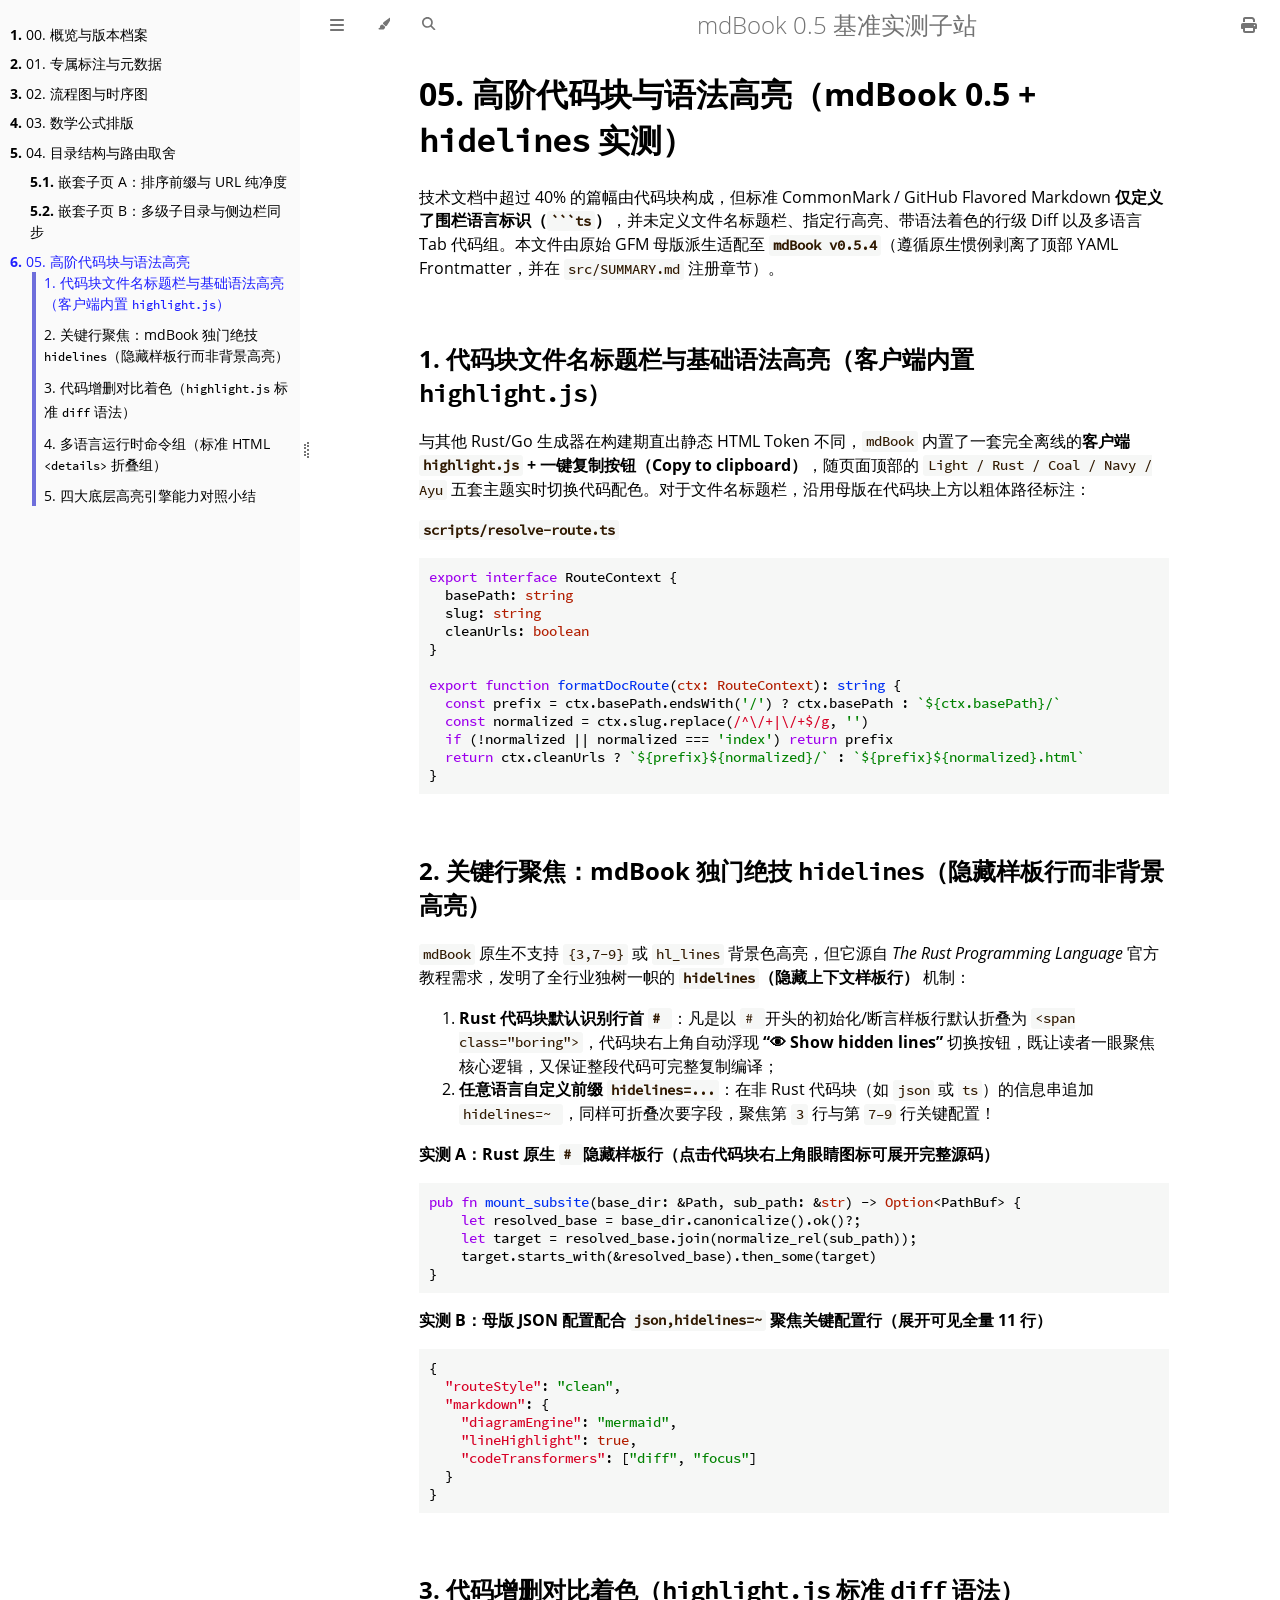
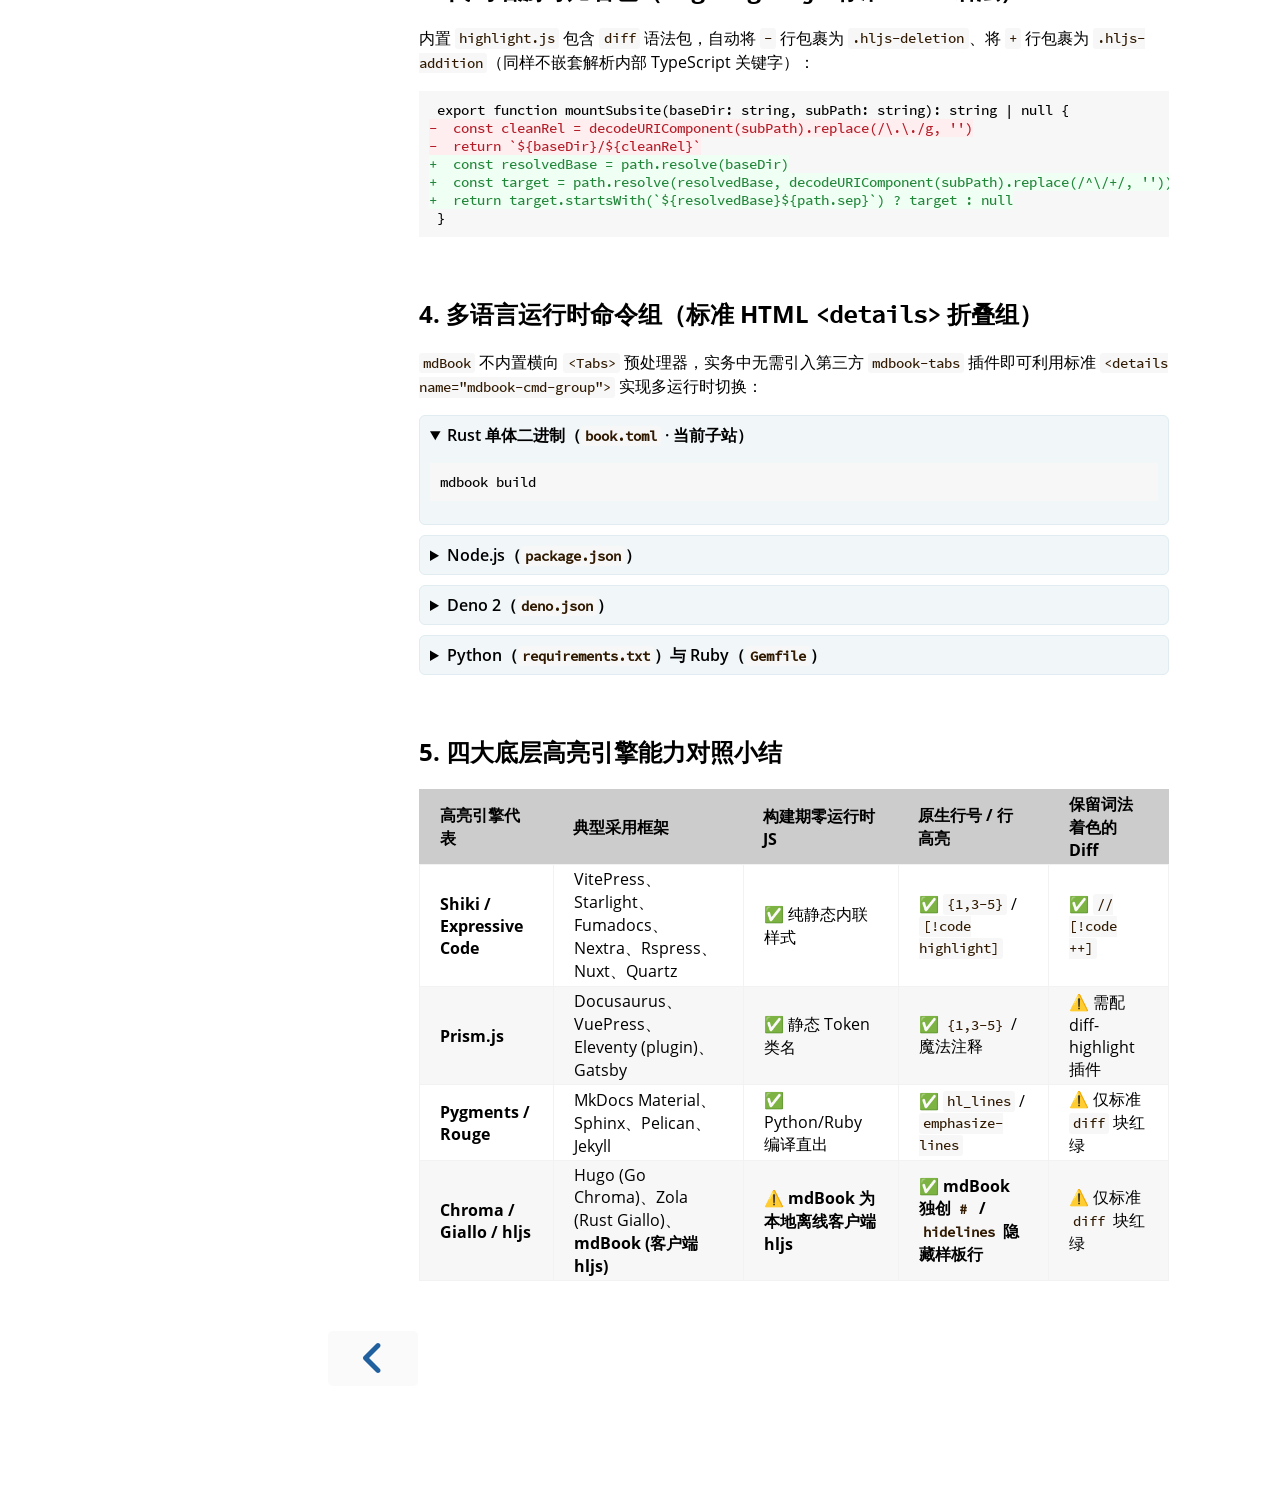
<file: 05-code-blocks.html>
<!DOCTYPE HTML>
<html lang="zh-CN" class="light sidebar-visible" dir="ltr">
    <head>
        <!-- Book generated using mdBook -->
        <meta charset="UTF-8">
        <title>05. 高阶代码块与语法高亮 - mdBook 0.5 基准实测子站</title>


        <!-- Custom HTML head -->

        <meta name="description" content="">
        <meta name="viewport" content="width=device-width, initial-scale=1">
        <meta name="theme-color" content="#ffffff">

        <link rel="icon" href="favicon-de23e50b.svg">
        <link rel="shortcut icon" href="favicon-8114d1fc.png">
        <link rel="stylesheet" href="css/variables-8adf115d.css">
        <link rel="stylesheet" href="css/general-e96d0476.css">
        <link rel="stylesheet" href="css/chrome-d279d366.css">
        <link rel="stylesheet" href="css/print-9e4910d8.css" media="print">

        <!-- Fonts -->
        <link rel="stylesheet" href="fonts/fonts-9644e21d.css">

        <!-- Highlight.js Stylesheets -->
        <link rel="stylesheet" id="mdbook-highlight-css" href="highlight-493f70e1.css">
        <link rel="stylesheet" id="mdbook-tomorrow-night-css" href="tomorrow-night-4c0ae647.css">
        <link rel="stylesheet" id="mdbook-ayu-highlight-css" href="ayu-highlight-3fdfc3ac.css">

        <!-- Custom theme stylesheets -->
        <link rel="stylesheet" href="theme/vendor/katex-c8154259.min.css">
        <link rel="stylesheet" href="theme/custom-3d88659b.css">


        <!-- Provide site root and default themes to javascript -->
        <script>
            const path_to_root = "";
            const default_light_theme = "light";
            const default_dark_theme = "navy";
            window.path_to_searchindex_js = "searchindex-2ac343bc.js";
        </script>
        <!-- Start loading toc.js asap -->
        <script src="toc-eea456a0.js"></script>
    </head>
    <body>
    <div id="mdbook-help-container">
        <div id="mdbook-help-popup">
            <h2 class="mdbook-help-title">Keyboard shortcuts</h2>
            <div>
                <p>Press <kbd>←</kbd> or <kbd>→</kbd> to navigate between chapters</p>
                <p>Press <kbd>S</kbd> or <kbd>/</kbd> to search in the book</p>
                <p>Press <kbd>?</kbd> to show this help</p>
                <p>Press <kbd>Esc</kbd> to hide this help</p>
            </div>
        </div>
    </div>
    <div id="mdbook-body-container">
        <!-- Work around some values being stored in localStorage wrapped in quotes -->
        <script>
            try {
                let theme = localStorage.getItem('mdbook-theme');
                let sidebar = localStorage.getItem('mdbook-sidebar');

                if (theme.startsWith('"') && theme.endsWith('"')) {
                    localStorage.setItem('mdbook-theme', theme.slice(1, theme.length - 1));
                }

                if (sidebar.startsWith('"') && sidebar.endsWith('"')) {
                    localStorage.setItem('mdbook-sidebar', sidebar.slice(1, sidebar.length - 1));
                }
            } catch (e) { }
        </script>

        <!-- Set the theme before any content is loaded, prevents flash -->
        <script>
            const default_theme = window.matchMedia("(prefers-color-scheme: dark)").matches ? default_dark_theme : default_light_theme;
            let theme;
            try { theme = localStorage.getItem('mdbook-theme'); } catch(e) { }
            if (theme === null || theme === undefined) { theme = default_theme; }
            const html = document.documentElement;
            html.classList.remove('light')
            html.classList.add(theme);
            html.classList.add("js");
        </script>

        <input type="checkbox" id="mdbook-sidebar-toggle-anchor" class="hidden">

        <!-- Hide / unhide sidebar before it is displayed -->
        <script>
            let sidebar = null;
            const sidebar_toggle = document.getElementById("mdbook-sidebar-toggle-anchor");
            if (document.body.clientWidth >= 1080) {
                try { sidebar = localStorage.getItem('mdbook-sidebar'); } catch(e) { }
                sidebar = sidebar || 'visible';
            } else {
                sidebar = 'hidden';
                sidebar_toggle.checked = false;
            }
            if (sidebar === 'visible') {
                sidebar_toggle.checked = true;
            } else {
                html.classList.remove('sidebar-visible');
            }
        </script>

        <nav id="mdbook-sidebar" class="sidebar" aria-label="Table of contents">
            <!-- populated by js -->
            <mdbook-sidebar-scrollbox class="sidebar-scrollbox"></mdbook-sidebar-scrollbox>
            <noscript>
                <iframe class="sidebar-iframe-outer" src="toc.html"></iframe>
            </noscript>
            <div id="mdbook-sidebar-resize-handle" class="sidebar-resize-handle">
                <div class="sidebar-resize-indicator"></div>
            </div>
        </nav>

        <div id="mdbook-page-wrapper" class="page-wrapper">

            <div class="page">
                <div id="mdbook-menu-bar-hover-placeholder"></div>
                <div id="mdbook-menu-bar" class="menu-bar sticky">
                    <div class="left-buttons">
                        <label id="mdbook-sidebar-toggle" class="icon-button" for="mdbook-sidebar-toggle-anchor" title="Toggle Table of Contents" aria-label="Toggle Table of Contents" aria-controls="mdbook-sidebar">
                            <span class=fa-svg><svg xmlns="http://www.w3.org/2000/svg" viewBox="0 0 448 512"><!--! Font Awesome Free 6.2.0 by @fontawesome - https://fontawesome.com License - https://fontawesome.com/license/free (Icons: CC BY 4.0, Fonts: SIL OFL 1.1, Code: MIT License) Copyright 2022 Fonticons, Inc. --><path d="M0 96C0 78.3 14.3 64 32 64H416c17.7 0 32 14.3 32 32s-14.3 32-32 32H32C14.3 128 0 113.7 0 96zM0 256c0-17.7 14.3-32 32-32H416c17.7 0 32 14.3 32 32s-14.3 32-32 32H32c-17.7 0-32-14.3-32-32zM448 416c0 17.7-14.3 32-32 32H32c-17.7 0-32-14.3-32-32s14.3-32 32-32H416c17.7 0 32 14.3 32 32z"/></svg></span>
                        </label>
                        <button id="mdbook-theme-toggle" class="icon-button" type="button" title="Change theme" aria-label="Change theme" aria-haspopup="true" aria-expanded="false" aria-controls="mdbook-theme-list">
                            <span class=fa-svg><svg xmlns="http://www.w3.org/2000/svg" viewBox="0 0 576 512"><!--! Font Awesome Free 6.2.0 by @fontawesome - https://fontawesome.com License - https://fontawesome.com/license/free (Icons: CC BY 4.0, Fonts: SIL OFL 1.1, Code: MIT License) Copyright 2022 Fonticons, Inc. --><path d="M371.3 367.1c27.3-3.9 51.9-19.4 67.2-42.9L600.2 74.1c12.6-19.5 9.4-45.3-7.6-61.2S549.7-4.4 531.1 9.6L294.4 187.2c-24 18-38.2 46.1-38.4 76.1L371.3 367.1zm-19.6 25.4l-116-104.4C175.9 290.3 128 339.6 128 400c0 3.9 .2 7.8 .6 11.6c1.8 17.5-10.2 36.4-27.8 36.4H96c-17.7 0-32 14.3-32 32s14.3 32 32 32H240c61.9 0 112-50.1 112-112c0-2.5-.1-5-.2-7.5z"/></svg></span>
                        </button>
                        <ul id="mdbook-theme-list" class="theme-popup" aria-label="Themes" role="menu">
                            <li role="none"><button role="menuitem" class="theme" id="mdbook-theme-default_theme">Auto</button></li>
                            <li role="none"><button role="menuitem" class="theme" id="mdbook-theme-light">Light</button></li>
                            <li role="none"><button role="menuitem" class="theme" id="mdbook-theme-rust">Rust</button></li>
                            <li role="none"><button role="menuitem" class="theme" id="mdbook-theme-coal">Coal</button></li>
                            <li role="none"><button role="menuitem" class="theme" id="mdbook-theme-navy">Navy</button></li>
                            <li role="none"><button role="menuitem" class="theme" id="mdbook-theme-ayu">Ayu</button></li>
                        </ul>
                        <button id="mdbook-search-toggle" class="icon-button" type="button" title="Search (`/`)" aria-label="Toggle Searchbar" aria-expanded="false" aria-keyshortcuts="/ s" aria-controls="mdbook-searchbar">
                            <span class=fa-svg><svg xmlns="http://www.w3.org/2000/svg" viewBox="0 0 512 512"><!--! Font Awesome Free 6.2.0 by @fontawesome - https://fontawesome.com License - https://fontawesome.com/license/free (Icons: CC BY 4.0, Fonts: SIL OFL 1.1, Code: MIT License) Copyright 2022 Fonticons, Inc. --><path d="M416 208c0 45.9-14.9 88.3-40 122.7L502.6 457.4c12.5 12.5 12.5 32.8 0 45.3s-32.8 12.5-45.3 0L330.7 376c-34.4 25.2-76.8 40-122.7 40C93.1 416 0 322.9 0 208S93.1 0 208 0S416 93.1 416 208zM208 352c79.5 0 144-64.5 144-144s-64.5-144-144-144S64 128.5 64 208s64.5 144 144 144z"/></svg></span>
                        </button>
                    </div>

                    <h1 class="menu-title">mdBook 0.5 基准实测子站</h1>

                    <div class="right-buttons">
                        <a href="print.html" title="Print this book" aria-label="Print this book">
                            <span class=fa-svg id="print-button"><svg xmlns="http://www.w3.org/2000/svg" viewBox="0 0 512 512"><!--! Font Awesome Free 6.2.0 by @fontawesome - https://fontawesome.com License - https://fontawesome.com/license/free (Icons: CC BY 4.0, Fonts: SIL OFL 1.1, Code: MIT License) Copyright 2022 Fonticons, Inc. --><path d="M128 0C92.7 0 64 28.7 64 64v96h64V64H354.7L384 93.3V160h64V93.3c0-17-6.7-33.3-18.7-45.3L400 18.7C388 6.7 371.7 0 354.7 0H128zM384 352v32 64H128V384 368 352H384zm64 32h32c17.7 0 32-14.3 32-32V256c0-35.3-28.7-64-64-64H64c-35.3 0-64 28.7-64 64v96c0 17.7 14.3 32 32 32H64v64c0 35.3 28.7 64 64 64H384c35.3 0 64-28.7 64-64V384zm-16-88c-13.3 0-24-10.7-24-24s10.7-24 24-24s24 10.7 24 24s-10.7 24-24 24z"/></svg></span>
                        </a>

                    </div>
                </div>

                <div id="mdbook-search-wrapper" class="hidden">
                    <form id="mdbook-searchbar-outer" class="searchbar-outer">
                        <div class="search-wrapper">
                            <input type="search" id="mdbook-searchbar" name="searchbar" placeholder="Search this book ..." aria-controls="mdbook-searchresults-outer" aria-describedby="searchresults-header">
                            <div class="spinner-wrapper">
                                <span class=fa-svg id="fa-spin"><svg xmlns="http://www.w3.org/2000/svg" viewBox="0 0 512 512"><!--! Font Awesome Free 6.2.0 by @fontawesome - https://fontawesome.com License - https://fontawesome.com/license/free (Icons: CC BY 4.0, Fonts: SIL OFL 1.1, Code: MIT License) Copyright 2022 Fonticons, Inc. --><path d="M304 48c0-26.5-21.5-48-48-48s-48 21.5-48 48s21.5 48 48 48s48-21.5 48-48zm0 416c0-26.5-21.5-48-48-48s-48 21.5-48 48s21.5 48 48 48s48-21.5 48-48zM48 304c26.5 0 48-21.5 48-48s-21.5-48-48-48s-48 21.5-48 48s21.5 48 48 48zm464-48c0-26.5-21.5-48-48-48s-48 21.5-48 48s21.5 48 48 48s48-21.5 48-48zM142.9 437c18.7-18.7 18.7-49.1 0-67.9s-49.1-18.7-67.9 0s-18.7 49.1 0 67.9s49.1 18.7 67.9 0zm0-294.2c18.7-18.7 18.7-49.1 0-67.9S93.7 56.2 75 75s-18.7 49.1 0 67.9s49.1 18.7 67.9 0zM369.1 437c18.7 18.7 49.1 18.7 67.9 0s18.7-49.1 0-67.9s-49.1-18.7-67.9 0s-18.7 49.1 0 67.9z"/></svg></span>
                            </div>
                        </div>
                    </form>
                    <div id="mdbook-searchresults-outer" class="searchresults-outer hidden">
                        <div id="mdbook-searchresults-header" class="searchresults-header"></div>
                        <ul id="mdbook-searchresults">
                        </ul>
                    </div>
                </div>

                <!-- Apply ARIA attributes after the sidebar and the sidebar toggle button are added to the DOM -->
                <script>
                    document.getElementById('mdbook-sidebar-toggle').setAttribute('aria-expanded', sidebar === 'visible');
                    document.getElementById('mdbook-sidebar').setAttribute('aria-hidden', sidebar !== 'visible');
                    Array.from(document.querySelectorAll('#mdbook-sidebar a')).forEach(function(link) {
                        link.setAttribute('tabIndex', sidebar === 'visible' ? 0 : -1);
                    });
                </script>

                <div id="mdbook-content" class="content">
                    <main>
                        <h1 id="05-高阶代码块与语法高亮mdbook-05--hidelines-实测"><a class="header" href="#05-高阶代码块与语法高亮mdbook-05--hidelines-实测">05. 高阶代码块与语法高亮（mdBook 0.5 + <code>hidelines</code> 实测）</a></h1>
<p>技术文档中超过 40% 的篇幅由代码块构成，但标准 CommonMark / GitHub Flavored Markdown <strong>仅定义了围栏语言标识（<code>```ts</code>）</strong>，并未定义文件名标题栏、指定行高亮、带语法着色的行级 Diff 以及多语言 Tab 代码组。本文件由原始 GFM 母版派生适配至 <strong><code>mdBook v0.5.4</code></strong>（遵循原生惯例剥离了顶部 YAML Frontmatter，并在 <code>src/SUMMARY.md</code> 注册章节）。</p>
<h2 id="1-代码块文件名标题栏与基础语法高亮客户端内置-highlightjs"><a class="header" href="#1-代码块文件名标题栏与基础语法高亮客户端内置-highlightjs">1. 代码块文件名标题栏与基础语法高亮（客户端内置 <code>highlight.js</code>）</a></h2>
<p>与其他 Rust/Go 生成器在构建期直出静态 HTML Token 不同，<code>mdBook</code> 内置了一套完全离线的<strong>客户端 <code>highlight.js</code> + 一键复制按钮（Copy to clipboard）</strong>，随页面顶部的 <code>Light / Rust / Coal / Navy / Ayu</code> 五套主题实时切换代码配色。对于文件名标题栏，沿用母版在代码块上方以粗体路径标注：</p>
<p><strong><code>scripts/resolve-route.ts</code></strong></p>
<pre><code class="language-ts">export interface RouteContext {
  basePath: string
  slug: string
  cleanUrls: boolean
}

export function formatDocRoute(ctx: RouteContext): string {
  const prefix = ctx.basePath.endsWith('/') ? ctx.basePath : `${ctx.basePath}/`
  const normalized = ctx.slug.replace(/^\/+|\/+$/g, '')
  if (!normalized || normalized === 'index') return prefix
  return ctx.cleanUrls ? `${prefix}${normalized}/` : `${prefix}${normalized}.html`
}
</code></pre>
<h2 id="2-关键行聚焦mdbook-独门绝技-hidelines隐藏样板行而非背景高亮"><a class="header" href="#2-关键行聚焦mdbook-独门绝技-hidelines隐藏样板行而非背景高亮">2. 关键行聚焦：mdBook 独门绝技 <code>hidelines</code>（隐藏样板行而非背景高亮）</a></h2>
<p><code>mdBook</code> 原生不支持 <code>{3,7-9}</code> 或 <code>hl_lines</code> 背景色高亮，但它源自 <em>The Rust Programming Language</em> 官方教程需求，发明了全行业独树一帜的 <strong><code>hidelines</code>（隐藏上下文样板行）</strong> 机制：</p>
<ol>
<li><strong>Rust 代码块默认识别行首 <code># </code></strong>：凡是以 <code># </code> 开头的初始化/断言样板行默认折叠为 <code>&lt;span class="boring"&gt;</code>，代码块右上角自动浮现 <strong>“👁 Show hidden lines”</strong> 切换按钮，既让读者一眼聚焦核心逻辑，又保证整段代码可完整复制编译；</li>
<li><strong>任意语言自定义前缀 <code>hidelines=...</code></strong>：在非 Rust 代码块（如 <code>json</code> 或 <code>ts</code>）的信息串追加 <code>hidelines=~ </code>，同样可折叠次要字段，聚焦第 <code>3</code> 行与第 <code>7–9</code> 行关键配置！</li>
</ol>
<p><strong>实测 A：Rust 原生 <code># </code> 隐藏样板行（点击代码块右上角眼睛图标可展开完整源码）</strong></p>
<pre><code class="language-rust noplayground"><span class="boring">use std::path::{Component, Path, PathBuf};
</span><span class="boring">
</span><span class="boring">pub fn normalize_rel(raw: &amp;str) -&gt; PathBuf {
</span><span class="boring">    Path::new(raw)
</span><span class="boring">        .components()
</span><span class="boring">        .filter(|c| matches!(c, Component::Normal(_)))
</span><span class="boring">        .collect()
</span><span class="boring">}
</span><span class="boring">
</span>pub fn mount_subsite(base_dir: &amp;Path, sub_path: &amp;str) -&gt; Option&lt;PathBuf&gt; {
    let resolved_base = base_dir.canonicalize().ok()?;
    let target = resolved_base.join(normalize_rel(sub_path));
    target.starts_with(&amp;resolved_base).then_some(target)
}
<span class="boring">
</span><span class="boring">fn main() {
</span><span class="boring">    let out = mount_subsite(Path::new("."), "hugo/05-code-blocks");
</span><span class="boring">    assert!(out.is_none() || out.is_some());
</span><span class="boring">}</span></code></pre>
<p><strong>实测 B：母版 JSON 配置配合 <code>json,hidelines=~</code> 聚焦关键配置行（展开可见全量 11 行）</strong></p>
<pre><code class="language-json hidelines=~">{
<span class="boring">   "id": "ssg-benchmark",
</span>  "routeStyle": "clean",
<span class="boring">   "strictZeroCdn": true,
</span>  "markdown": {
<span class="boring">     "mathEngine": "katex",
</span>    "diagramEngine": "mermaid",
    "lineHighlight": true,
    "codeTransformers": ["diff", "focus"]
  }
}
</code></pre>
<h2 id="3-代码增删对比着色highlightjs-标准-diff-语法"><a class="header" href="#3-代码增删对比着色highlightjs-标准-diff-语法">3. 代码增删对比着色（<code>highlight.js</code> 标准 <code>diff</code> 语法）</a></h2>
<p>内置 <code>highlight.js</code> 包含 <code>diff</code> 语法包，自动将 <code>-</code> 行包裹为 <code>.hljs-deletion</code>、将 <code>+</code> 行包裹为 <code>.hljs-addition</code>（同样不嵌套解析内部 TypeScript 关键字）：</p>
<pre><code class="language-diff"> export function mountSubsite(baseDir: string, subPath: string): string | null {
-  const cleanRel = decodeURIComponent(subPath).replace(/\.\./g, '')
-  return `${baseDir}/${cleanRel}`
+  const resolvedBase = path.resolve(baseDir)
+  const target = path.resolve(resolvedBase, decodeURIComponent(subPath).replace(/^\/+/, ''))
+  return target.startsWith(`${resolvedBase}${path.sep}`) ? target : null
 }
</code></pre>
<h2 id="4-多语言运行时命令组标准-html-details-折叠组"><a class="header" href="#4-多语言运行时命令组标准-html-details-折叠组">4. 多语言运行时命令组（标准 HTML <code>&lt;details&gt;</code> 折叠组）</a></h2>
<p><code>mdBook</code> 不内置横向 <code>&lt;Tabs&gt;</code> 预处理器，实务中无需引入第三方 <code>mdbook-tabs</code> 插件即可利用标准 <code>&lt;details name="mdbook-cmd-group"&gt;</code> 实现多运行时切换：</p>
<details name="mdbook-cmd-group" open="">
<summary>Rust 单体二进制（<code>book.toml</code> · 当前子站）</summary>
<pre><code class="language-bash">mdbook build
</code></pre>
</details>
<details name="mdbook-cmd-group">
<summary>Node.js（<code>package.json</code>）</summary>
<pre><code class="language-bash">npm ci &amp;&amp; npm run build
</code></pre>
</details>
<details name="mdbook-cmd-group">
<summary>Deno 2（<code>deno.json</code>）</summary>
<pre><code class="language-bash">deno task build
</code></pre>
</details>
<details name="mdbook-cmd-group">
<summary>Python（<code>requirements.txt</code>）与 Ruby（<code>Gemfile</code>）</summary>
<pre><code class="language-bash">pip install -r requirements.txt &amp;&amp; sphinx-build -b dirhtml . _build/dirhtml
bundle install &amp;&amp; bundle exec jekyll build
</code></pre>
</details>
<h2 id="5-四大底层高亮引擎能力对照小结"><a class="header" href="#5-四大底层高亮引擎能力对照小结">5. 四大底层高亮引擎能力对照小结</a></h2>
<div class="table-wrapper">
<table>
<thead>
<tr><th style="text-align: left">高亮引擎代表</th><th style="text-align: left">典型采用框架</th><th style="text-align: left">构建期零运行时 JS</th><th style="text-align: left">原生行号 / 行高亮</th><th style="text-align: left">保留词法着色的 Diff</th></tr>
</thead>
<tbody>
<tr><td style="text-align: left"><strong>Shiki / Expressive Code</strong></td><td style="text-align: left">VitePress、Starlight、Fumadocs、Nextra、Rspress、Nuxt、Quartz</td><td style="text-align: left">✅ 纯静态内联样式</td><td style="text-align: left">✅ <code>{1,3-5}</code> / <code>[!code highlight]</code></td><td style="text-align: left">✅ <code>// [!code ++]</code></td></tr>
<tr><td style="text-align: left"><strong>Prism.js</strong></td><td style="text-align: left">Docusaurus、VuePress、Eleventy (plugin)、Gatsby</td><td style="text-align: left">✅ 静态 Token 类名</td><td style="text-align: left">✅ <code>{1,3-5}</code> / 魔法注释</td><td style="text-align: left">⚠️ 需配 diff-highlight 插件</td></tr>
<tr><td style="text-align: left"><strong>Pygments / Rouge</strong></td><td style="text-align: left">MkDocs Material、Sphinx、Pelican、Jekyll</td><td style="text-align: left">✅ Python/Ruby 编译直出</td><td style="text-align: left">✅ <code>hl_lines</code> / <code>emphasize-lines</code></td><td style="text-align: left">⚠️ 仅标准 <code>diff</code> 块红绿</td></tr>
<tr><td style="text-align: left"><strong>Chroma / Giallo / hljs</strong></td><td style="text-align: left">Hugo (Go Chroma)、Zola (Rust Giallo)、<strong>mdBook (客户端 hljs)</strong></td><td style="text-align: left">⚠️ <strong>mdBook 为本地离线客户端 hljs</strong></td><td style="text-align: left">✅ <strong>mdBook 独创 <code># </code> / <code>hidelines</code> 隐藏样板行</strong></td><td style="text-align: left">⚠️ 仅标准 <code>diff</code> 块红绿</td></tr>
</tbody>
</table>
</div>

                    </main>

                    <nav class="nav-wrapper" aria-label="Page navigation">
                        <!-- Mobile navigation buttons -->
                            <a rel="prev" href="04-directory/nested/02-sidebar-sync.html" class="mobile-nav-chapters previous" title="Previous chapter" aria-label="Previous chapter" aria-keyshortcuts="Left">
                                <span class=fa-svg><svg xmlns="http://www.w3.org/2000/svg" viewBox="0 0 320 512"><!--! Font Awesome Free 6.2.0 by @fontawesome - https://fontawesome.com License - https://fontawesome.com/license/free (Icons: CC BY 4.0, Fonts: SIL OFL 1.1, Code: MIT License) Copyright 2022 Fonticons, Inc. --><path d="M41.4 233.4c-12.5 12.5-12.5 32.8 0 45.3l160 160c12.5 12.5 32.8 12.5 45.3 0s12.5-32.8 0-45.3L109.3 256 246.6 118.6c12.5-12.5 12.5-32.8 0-45.3s-32.8-12.5-45.3 0l-160 160z"/></svg></span>
                            </a>


                        <div style="clear: both"></div>
                    </nav>
                </div>
            </div>

            <nav class="nav-wide-wrapper" aria-label="Page navigation">
                    <a rel="prev" href="04-directory/nested/02-sidebar-sync.html" class="nav-chapters previous" title="Previous chapter" aria-label="Previous chapter" aria-keyshortcuts="Left">
                        <span class=fa-svg><svg xmlns="http://www.w3.org/2000/svg" viewBox="0 0 320 512"><!--! Font Awesome Free 6.2.0 by @fontawesome - https://fontawesome.com License - https://fontawesome.com/license/free (Icons: CC BY 4.0, Fonts: SIL OFL 1.1, Code: MIT License) Copyright 2022 Fonticons, Inc. --><path d="M41.4 233.4c-12.5 12.5-12.5 32.8 0 45.3l160 160c12.5 12.5 32.8 12.5 45.3 0s12.5-32.8 0-45.3L109.3 256 246.6 118.6c12.5-12.5 12.5-32.8 0-45.3s-32.8-12.5-45.3 0l-160 160z"/></svg></span>
                    </a>

            </nav>

        </div>

        <template id=fa-eye><span class=fa-svg><svg xmlns="http://www.w3.org/2000/svg" viewBox="0 0 576 512"><!--! Font Awesome Free 6.2.0 by @fontawesome - https://fontawesome.com License - https://fontawesome.com/license/free (Icons: CC BY 4.0, Fonts: SIL OFL 1.1, Code: MIT License) Copyright 2022 Fonticons, Inc. --><path d="M288 32c-80.8 0-145.5 36.8-192.6 80.6C48.6 156 17.3 208 2.5 243.7c-3.3 7.9-3.3 16.7 0 24.6C17.3 304 48.6 356 95.4 399.4C142.5 443.2 207.2 480 288 480s145.5-36.8 192.6-80.6c46.8-43.5 78.1-95.4 93-131.1c3.3-7.9 3.3-16.7 0-24.6c-14.9-35.7-46.2-87.7-93-131.1C433.5 68.8 368.8 32 288 32zM432 256c0 79.5-64.5 144-144 144s-144-64.5-144-144s64.5-144 144-144s144 64.5 144 144zM288 192c0 35.3-28.7 64-64 64c-11.5 0-22.3-3-31.6-8.4c-.2 2.8-.4 5.5-.4 8.4c0 53 43 96 96 96s96-43 96-96s-43-96-96-96c-2.8 0-5.6 .1-8.4 .4c5.3 9.3 8.4 20.1 8.4 31.6z"/></svg></span></template>
        <template id=fa-eye-slash><span class=fa-svg><svg xmlns="http://www.w3.org/2000/svg" viewBox="0 0 640 512"><!--! Font Awesome Free 6.2.0 by @fontawesome - https://fontawesome.com License - https://fontawesome.com/license/free (Icons: CC BY 4.0, Fonts: SIL OFL 1.1, Code: MIT License) Copyright 2022 Fonticons, Inc. --><path d="M38.8 5.1C28.4-3.1 13.3-1.2 5.1 9.2S-1.2 34.7 9.2 42.9l592 464c10.4 8.2 25.5 6.3 33.7-4.1s6.3-25.5-4.1-33.7L525.6 386.7c39.6-40.6 66.4-86.1 79.9-118.4c3.3-7.9 3.3-16.7 0-24.6c-14.9-35.7-46.2-87.7-93-131.1C465.5 68.8 400.8 32 320 32c-68.2 0-125 26.3-169.3 60.8L38.8 5.1zM223.1 149.5C248.6 126.2 282.7 112 320 112c79.5 0 144 64.5 144 144c0 24.9-6.3 48.3-17.4 68.7L408 294.5c5.2-11.8 8-24.8 8-38.5c0-53-43-96-96-96c-2.8 0-5.6 .1-8.4 .4c5.3 9.3 8.4 20.1 8.4 31.6c0 10.2-2.4 19.8-6.6 28.3l-90.3-70.8zm223.1 298L373 389.9c-16.4 6.5-34.3 10.1-53 10.1c-79.5 0-144-64.5-144-144c0-6.9 .5-13.6 1.4-20.2L83.1 161.5C60.3 191.2 44 220.8 34.5 243.7c-3.3 7.9-3.3 16.7 0 24.6c14.9 35.7 46.2 87.7 93 131.1C174.5 443.2 239.2 480 320 480c47.8 0 89.9-12.9 126.2-32.5z"/></svg></span></template>
        <template id=fa-copy><span class=fa-svg><svg xmlns="http://www.w3.org/2000/svg" viewBox="0 0 512 512"><!--! Font Awesome Free 6.2.0 by @fontawesome - https://fontawesome.com License - https://fontawesome.com/license/free (Icons: CC BY 4.0, Fonts: SIL OFL 1.1, Code: MIT License) Copyright 2022 Fonticons, Inc. --><path d="M502.6 70.63l-61.25-61.25C435.4 3.371 427.2 0 418.7 0H255.1c-35.35 0-64 28.66-64 64l.0195 256C192 355.4 220.7 384 256 384h192c35.2 0 64-28.8 64-64V93.25C512 84.77 508.6 76.63 502.6 70.63zM464 320c0 8.836-7.164 16-16 16H255.1c-8.838 0-16-7.164-16-16L239.1 64.13c0-8.836 7.164-16 16-16h128L384 96c0 17.67 14.33 32 32 32h47.1V320zM272 448c0 8.836-7.164 16-16 16H63.1c-8.838 0-16-7.164-16-16L47.98 192.1c0-8.836 7.164-16 16-16H160V128H63.99c-35.35 0-64 28.65-64 64l.0098 256C.002 483.3 28.66 512 64 512h192c35.2 0 64-28.8 64-64v-32h-47.1L272 448z"/></svg></span></template>
        <template id=fa-play><span class=fa-svg><svg xmlns="http://www.w3.org/2000/svg" viewBox="0 0 384 512"><!--! Font Awesome Free 6.2.0 by @fontawesome - https://fontawesome.com License - https://fontawesome.com/license/free (Icons: CC BY 4.0, Fonts: SIL OFL 1.1, Code: MIT License) Copyright 2022 Fonticons, Inc. --><path d="M73 39c-14.8-9.1-33.4-9.4-48.5-.9S0 62.6 0 80V432c0 17.4 9.4 33.4 24.5 41.9s33.7 8.1 48.5-.9L361 297c14.3-8.7 23-24.2 23-41s-8.7-32.2-23-41L73 39z"/></svg></span></template>
        <template id=fa-clock-rotate-left><span class=fa-svg><svg xmlns="http://www.w3.org/2000/svg" viewBox="0 0 512 512"><!--! Font Awesome Free 6.2.0 by @fontawesome - https://fontawesome.com License - https://fontawesome.com/license/free (Icons: CC BY 4.0, Fonts: SIL OFL 1.1, Code: MIT License) Copyright 2022 Fonticons, Inc. --><path d="M75 75L41 41C25.9 25.9 0 36.6 0 57.9V168c0 13.3 10.7 24 24 24H134.1c21.4 0 32.1-25.9 17-41l-30.8-30.8C155 85.5 203 64 256 64c106 0 192 86 192 192s-86 192-192 192c-40.8 0-78.6-12.7-109.7-34.4c-14.5-10.1-34.4-6.6-44.6 7.9s-6.6 34.4 7.9 44.6C151.2 495 201.7 512 256 512c141.4 0 256-114.6 256-256S397.4 0 256 0C185.3 0 121.3 28.7 75 75zm181 53c-13.3 0-24 10.7-24 24V256c0 6.4 2.5 12.5 7 17l72 72c9.4 9.4 24.6 9.4 33.9 0s9.4-24.6 0-33.9l-65-65V152c0-13.3-10.7-24-24-24z"/></svg></span></template>



        <script>
            window.playground_copyable = true;
        </script>


        <script src="elasticlunr-ef4e11c1.min.js"></script>
        <script src="mark-09e88c2c.min.js"></script>
        <script src="searcher-09f2665d.js"></script>

        <script src="clipboard-1626706a.min.js"></script>
        <script src="highlight-abc7f01d.js"></script>
        <script src="book-609e4cb8.js"></script>

        <!-- Custom JS scripts -->
        <script src="theme/vendor/katex-fa140498.min.js"></script>
        <script src="theme/vendor/auto-render-e5372d19.min.js"></script>
        <script src="theme/vendor/mermaid-336df803.min.js"></script>
        <script src="theme/init-63aafe91.js"></script>



    </div>
    </body>
</html>
</file>
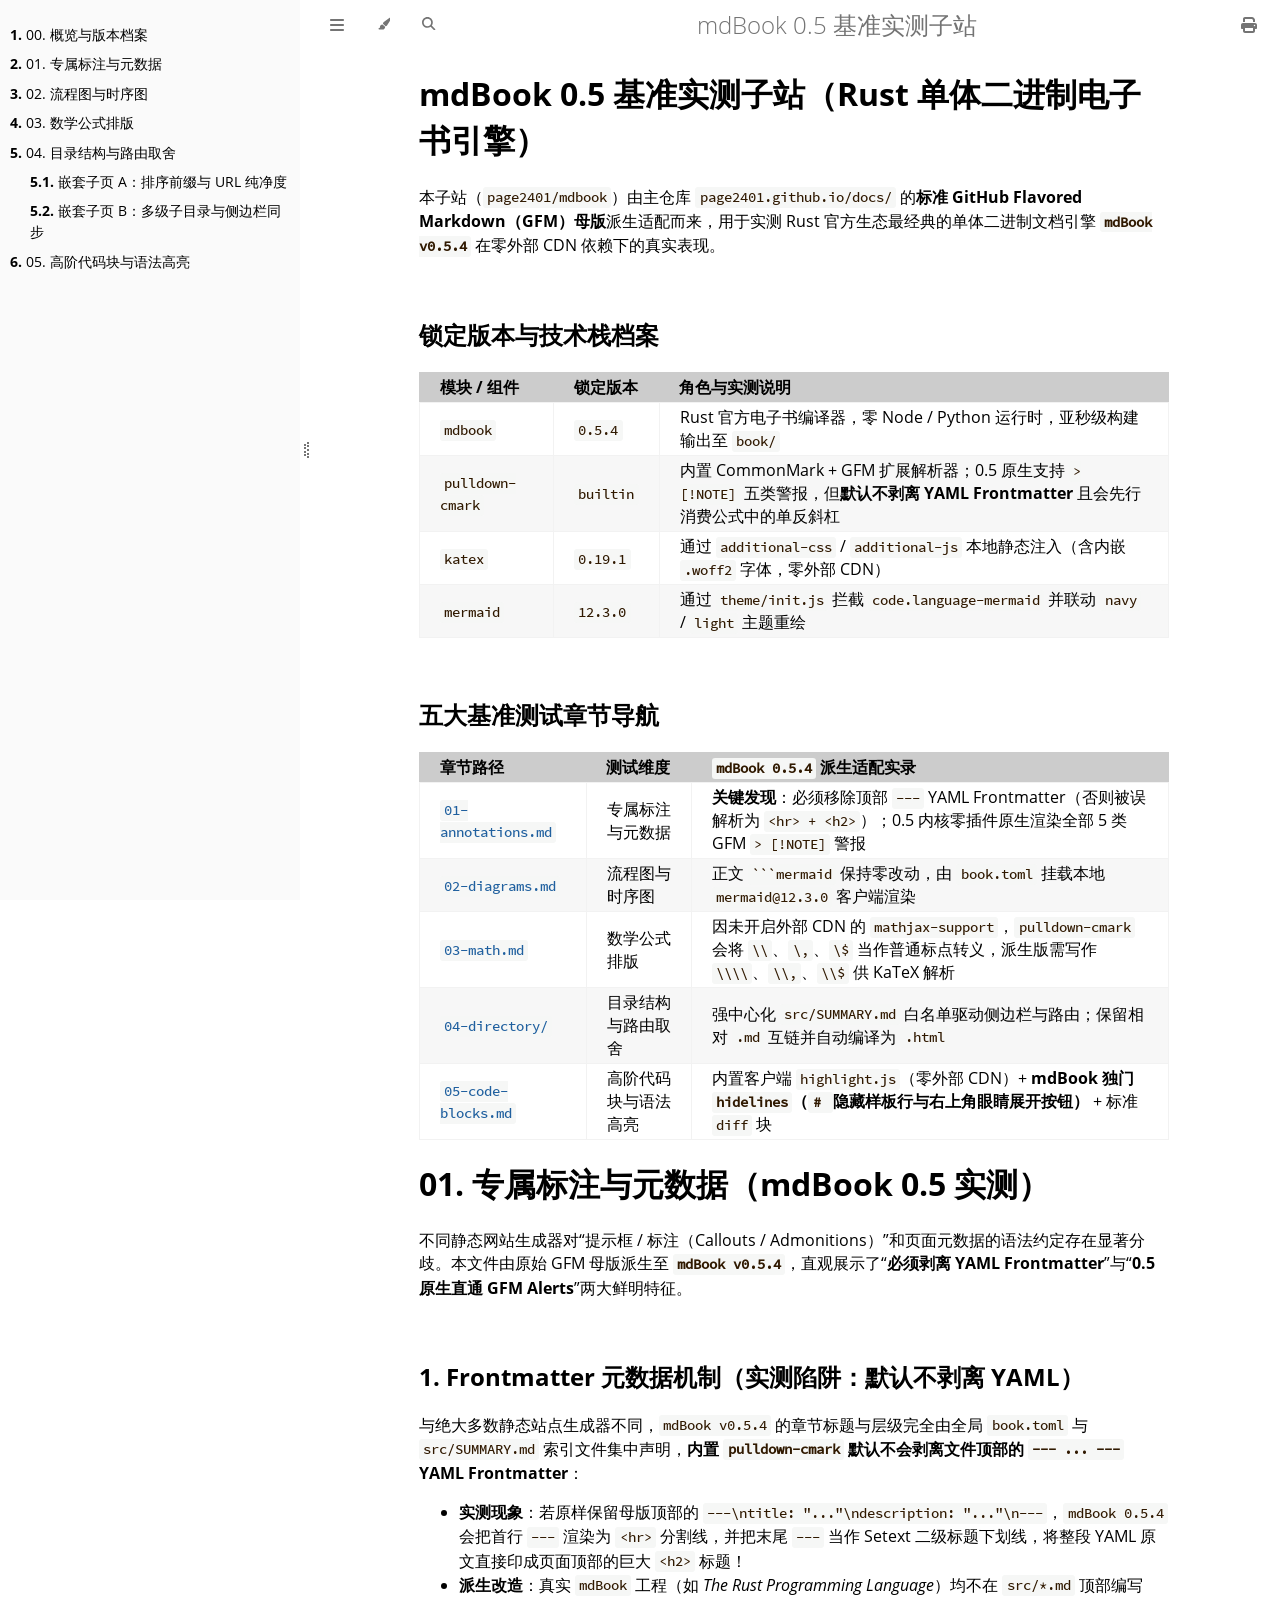
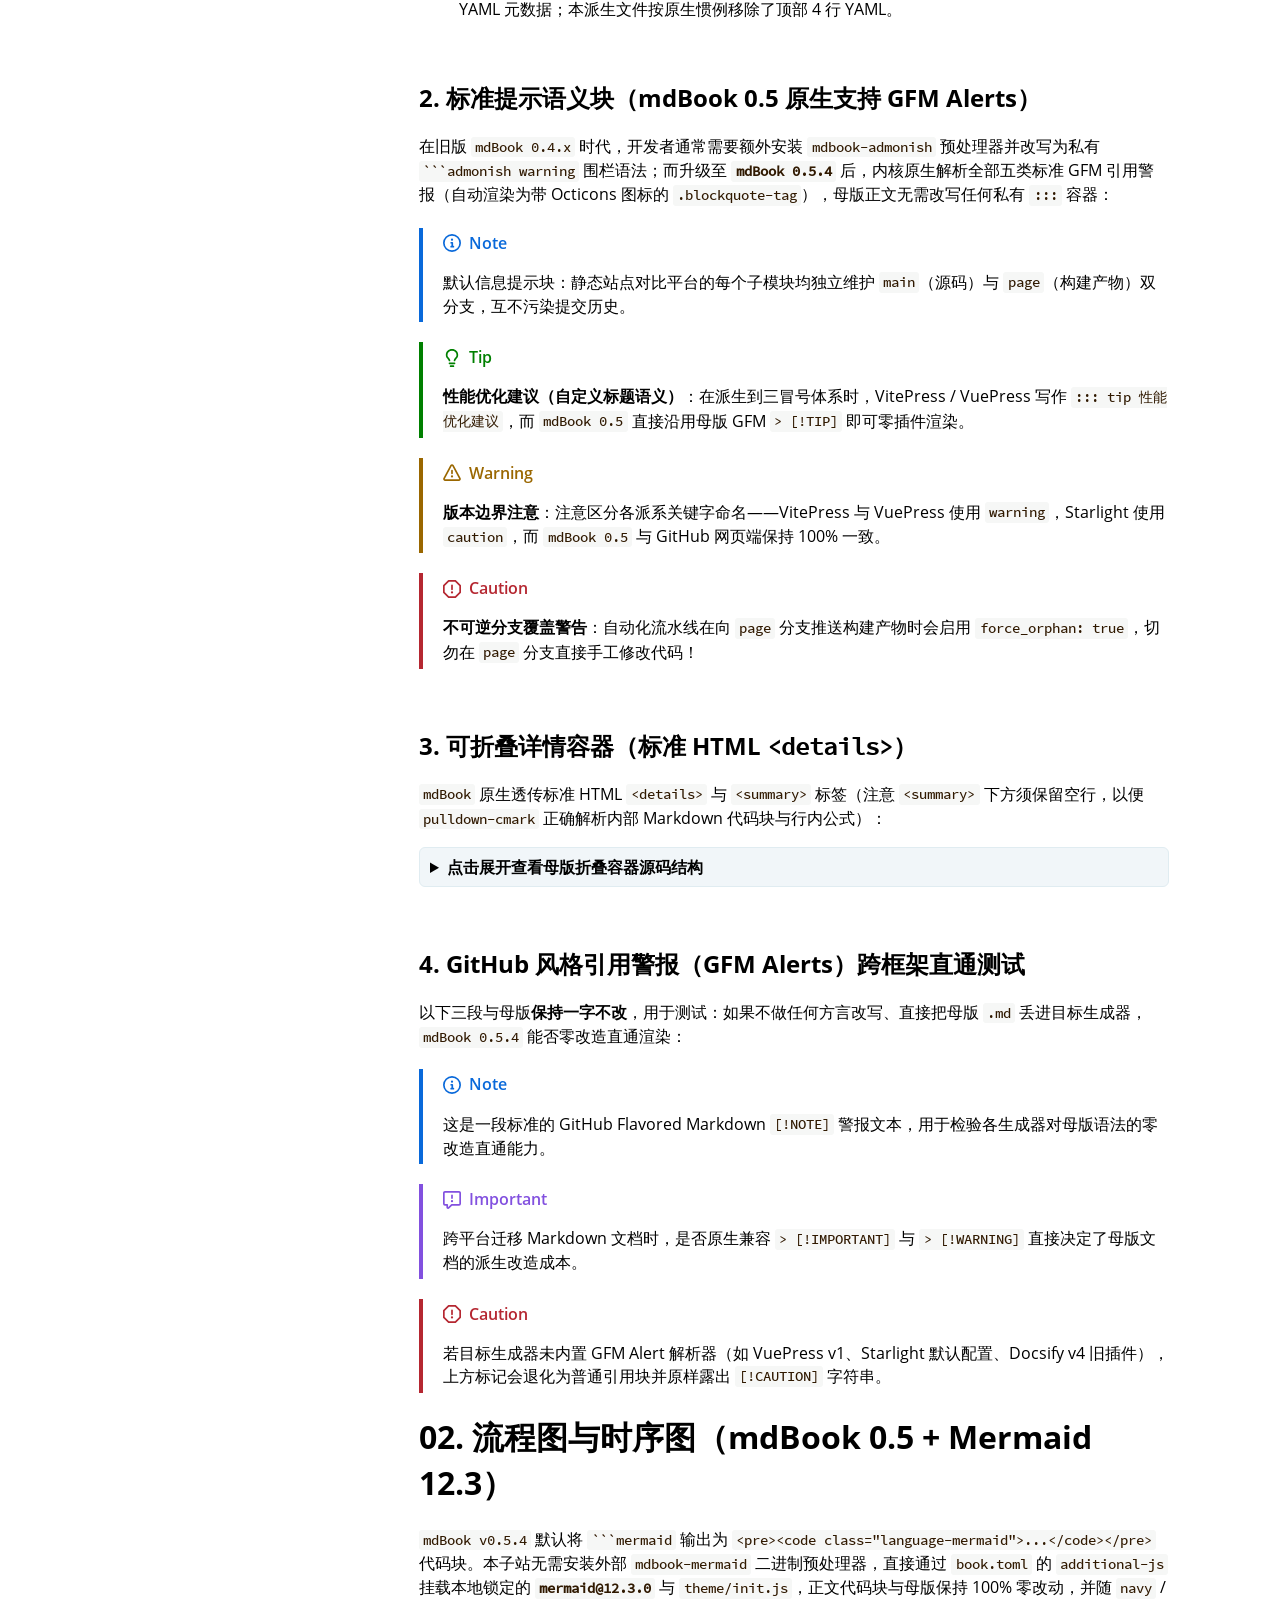
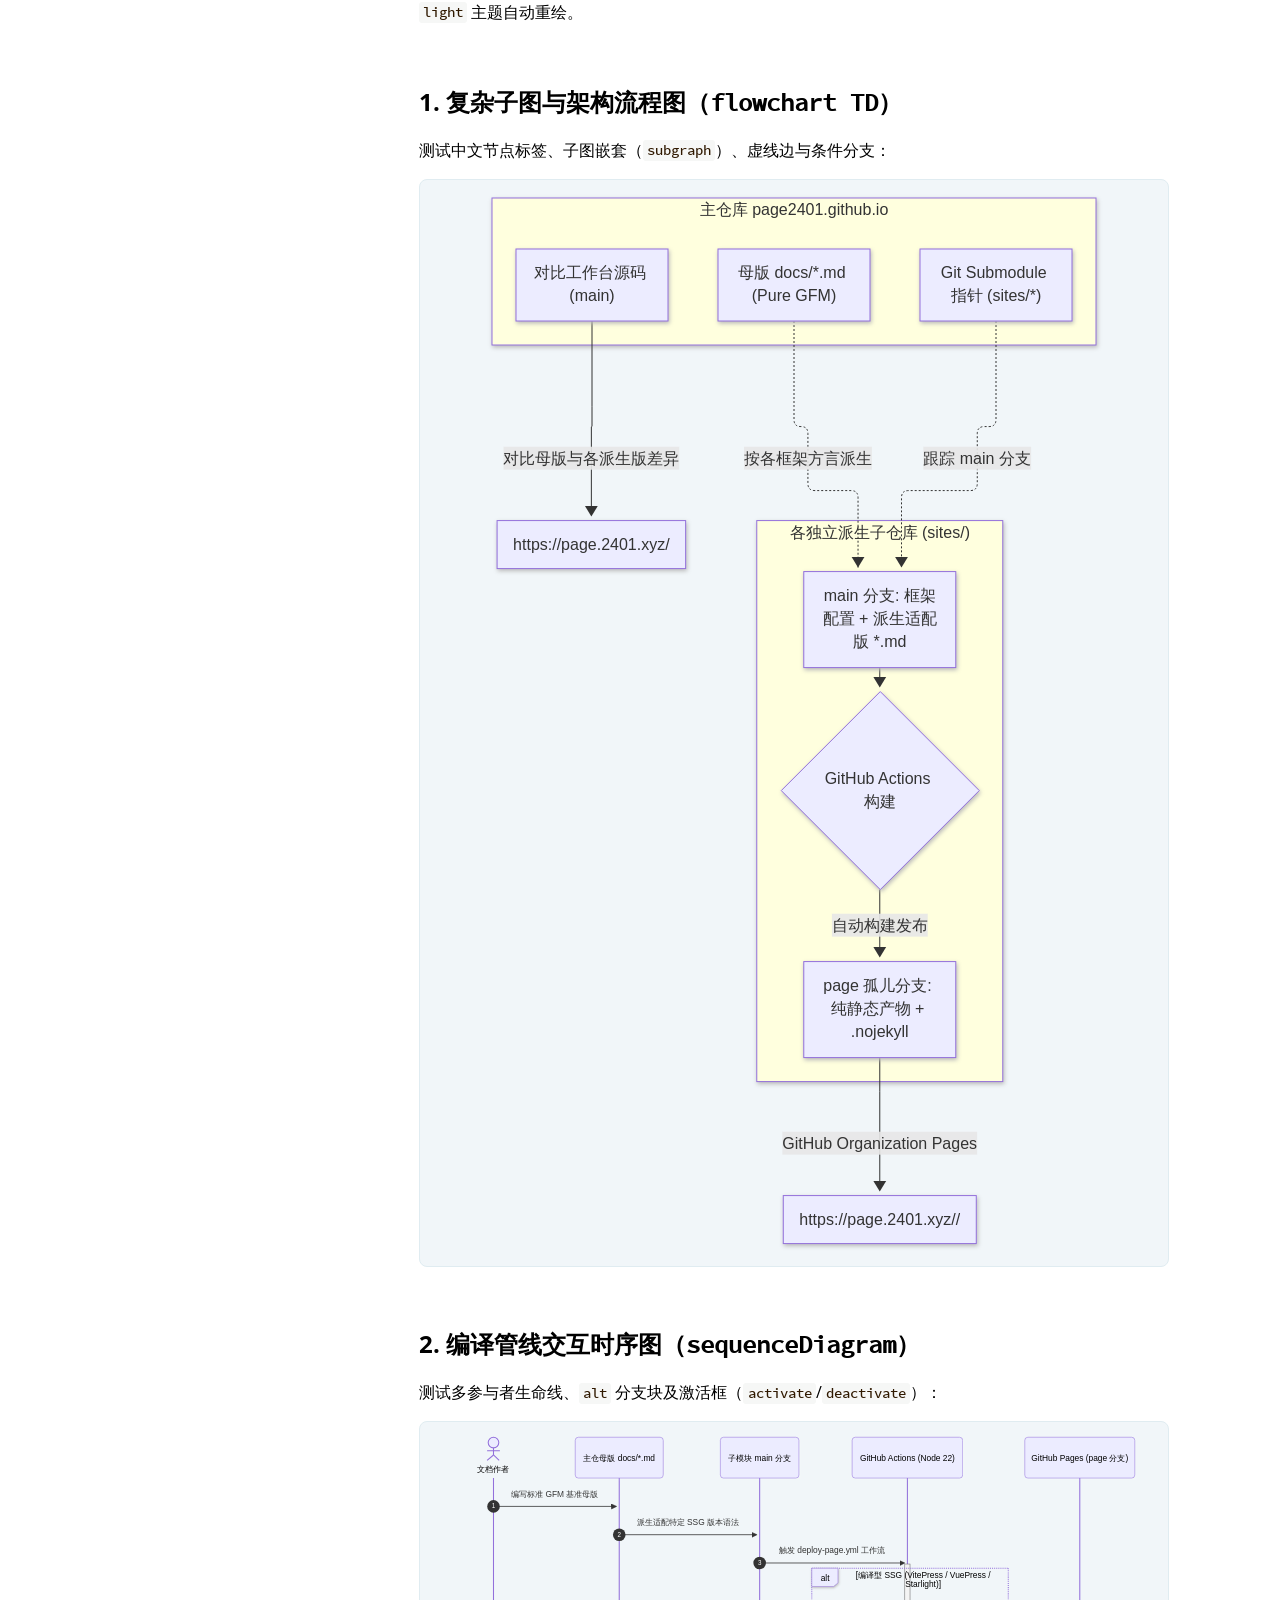
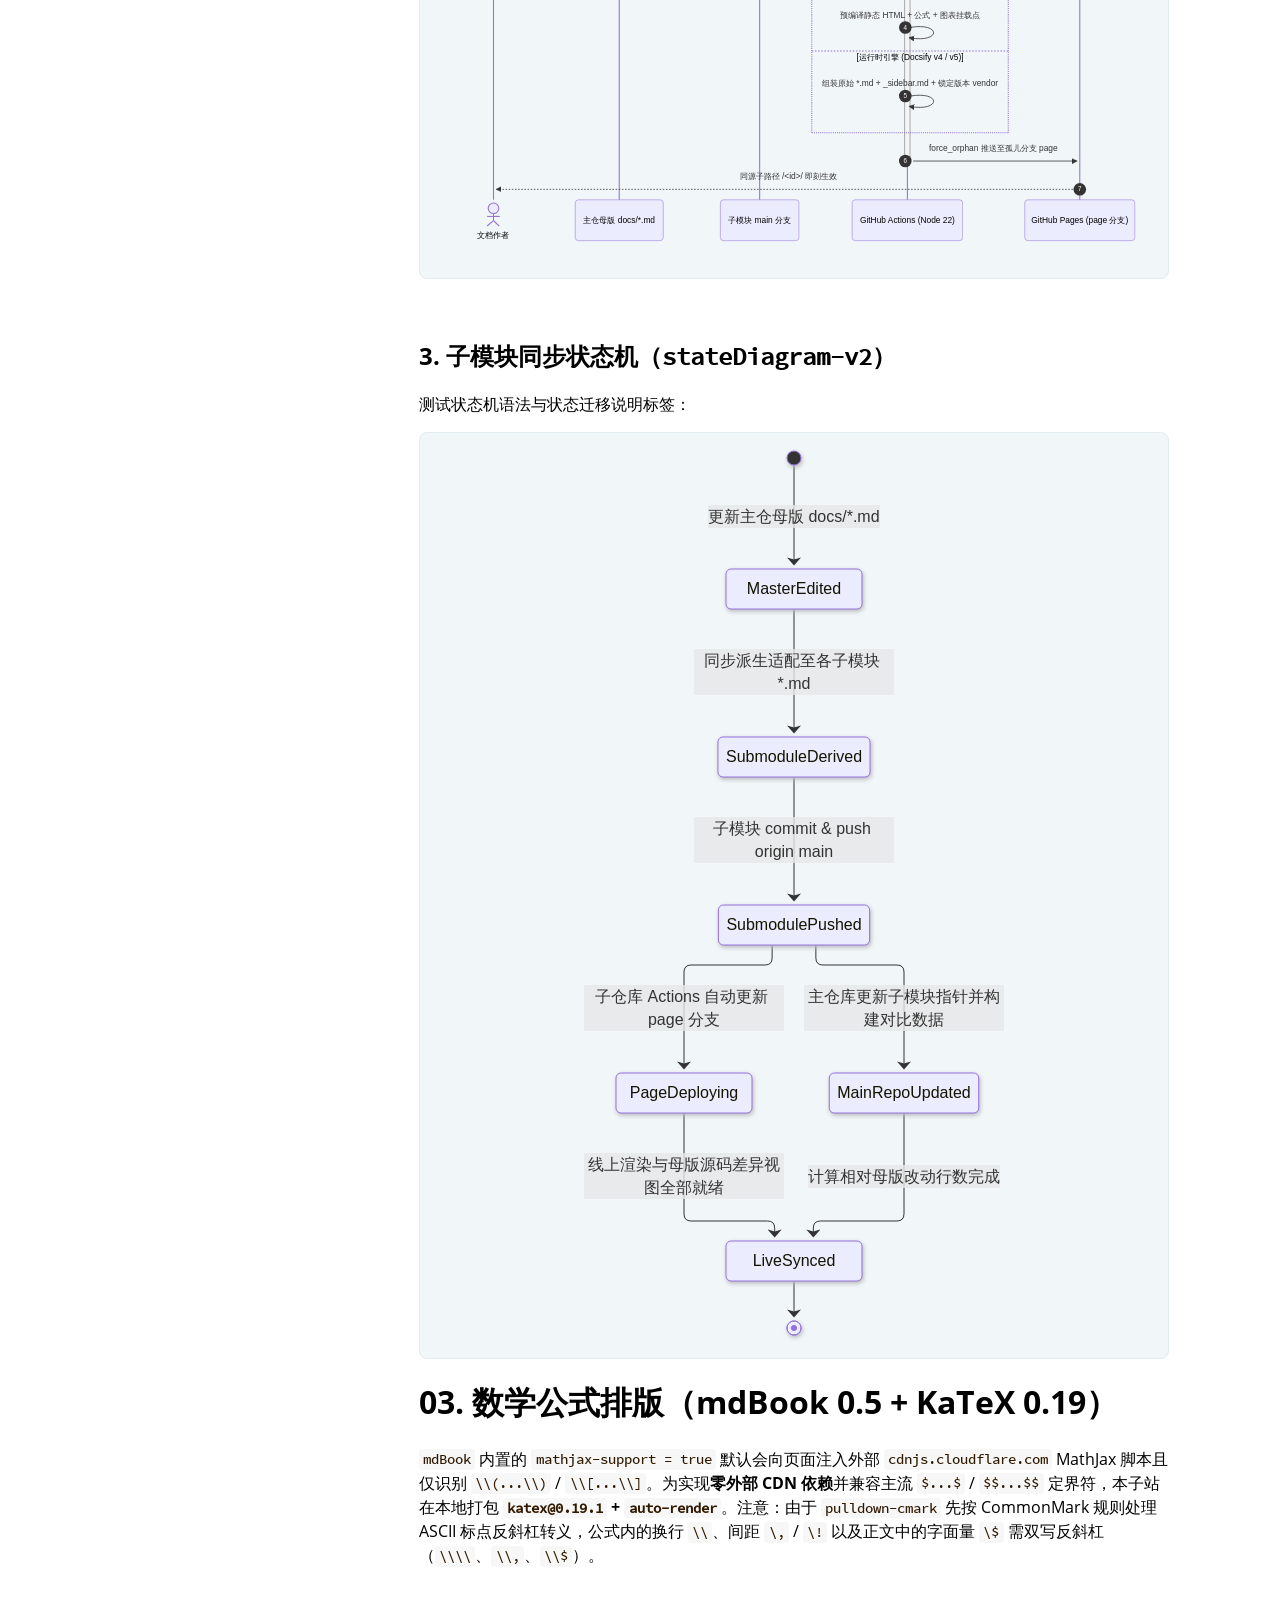
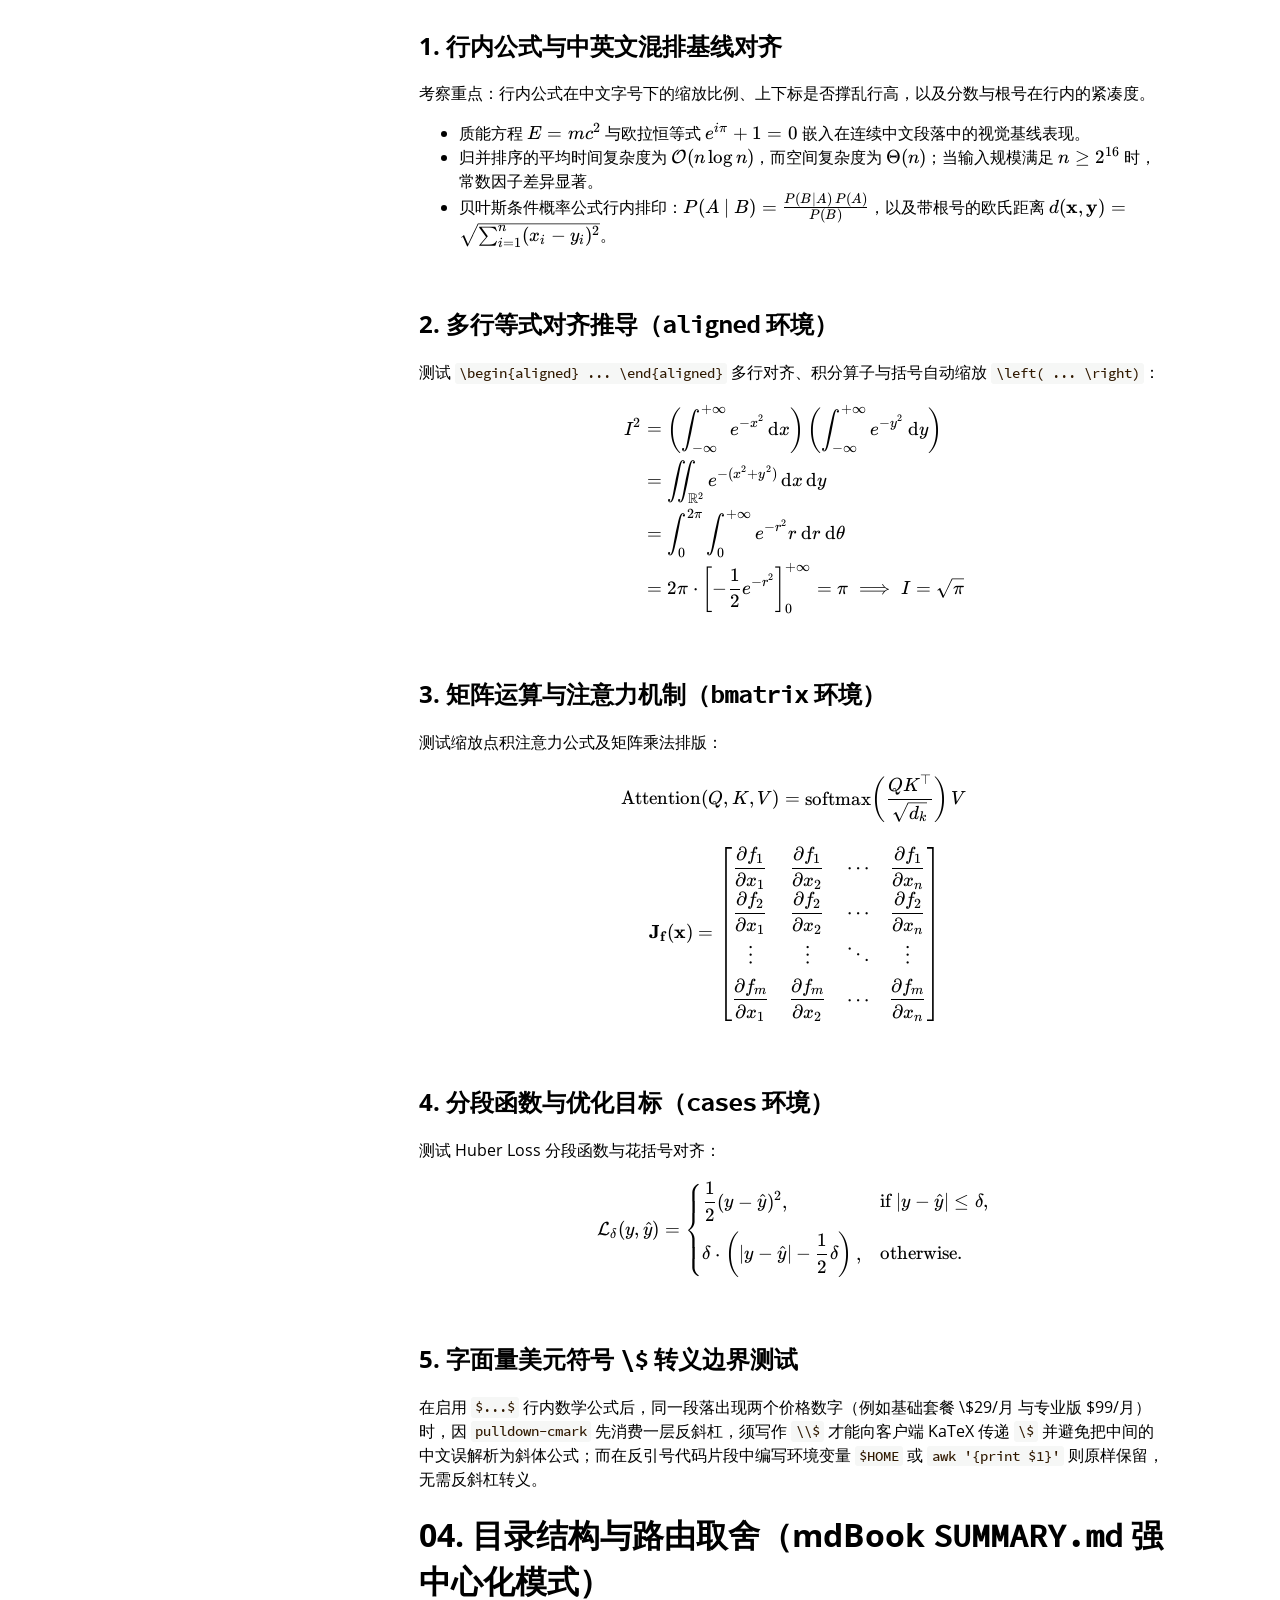
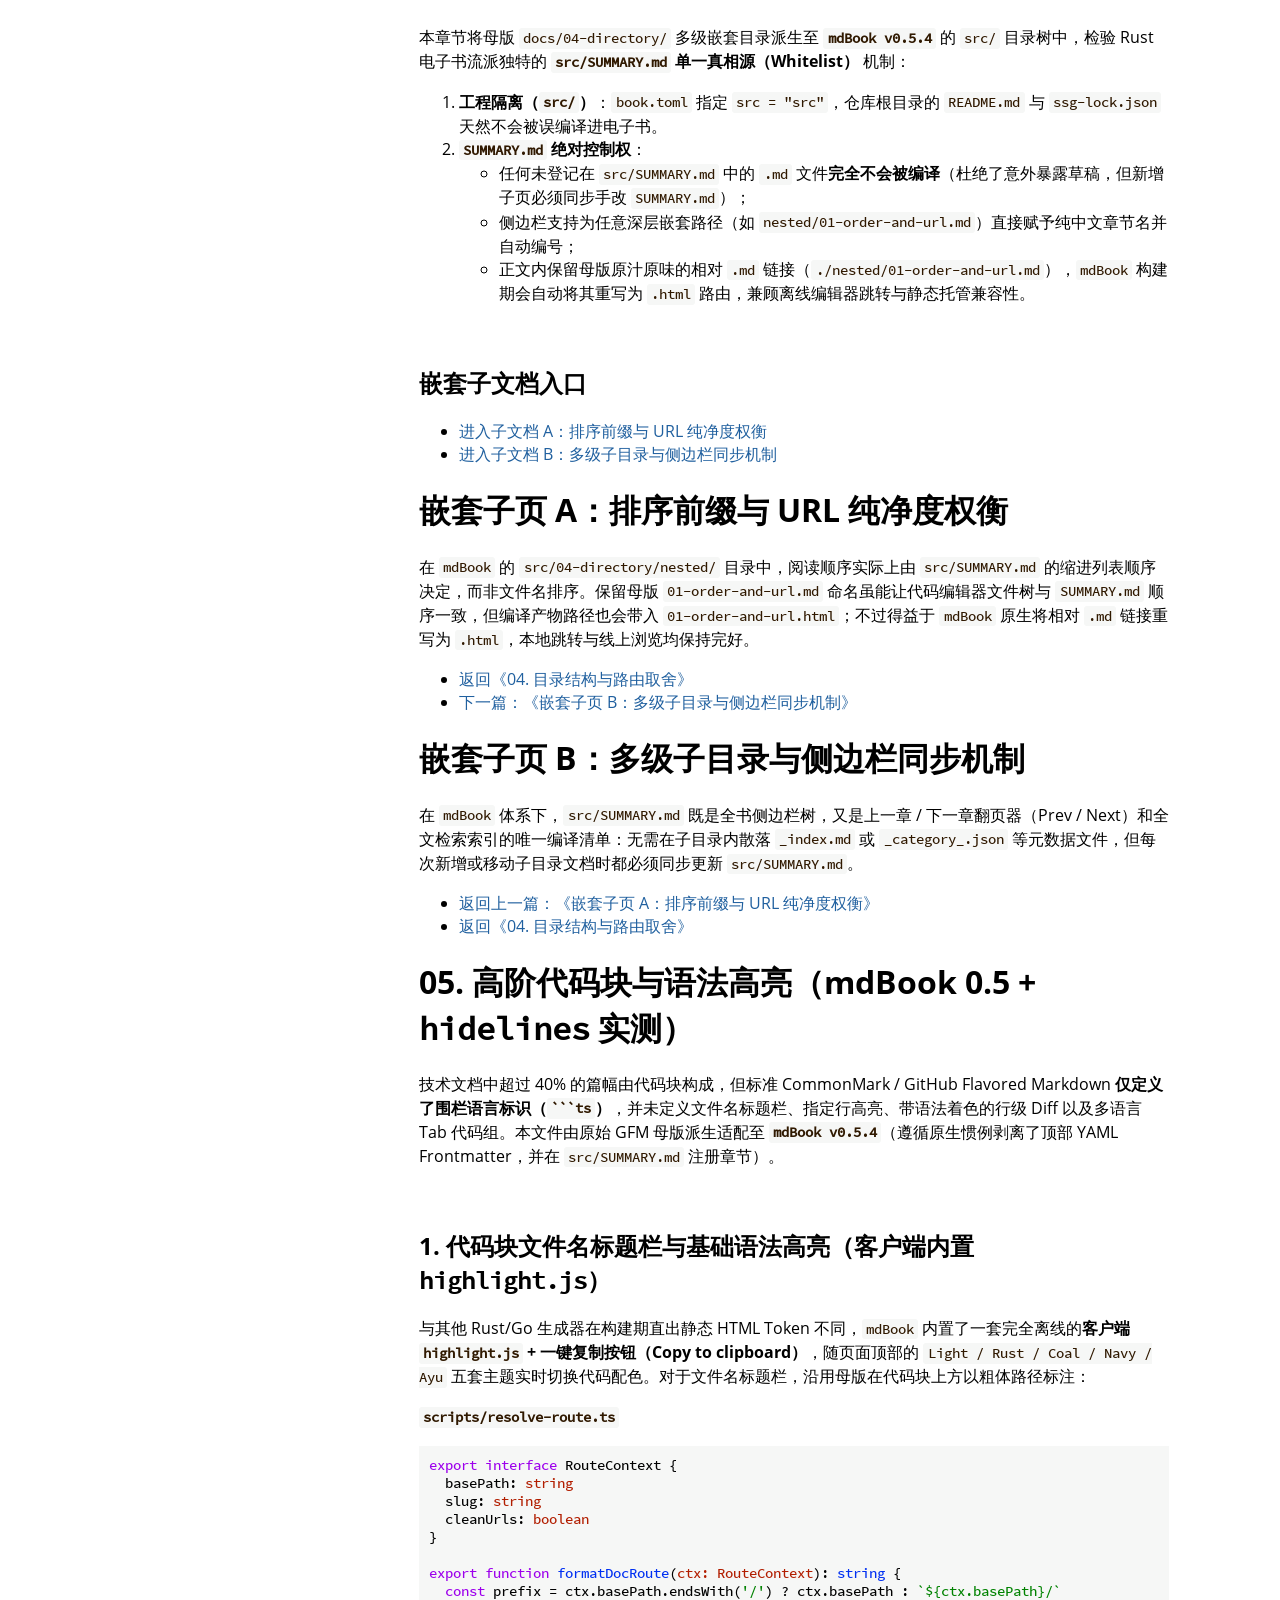
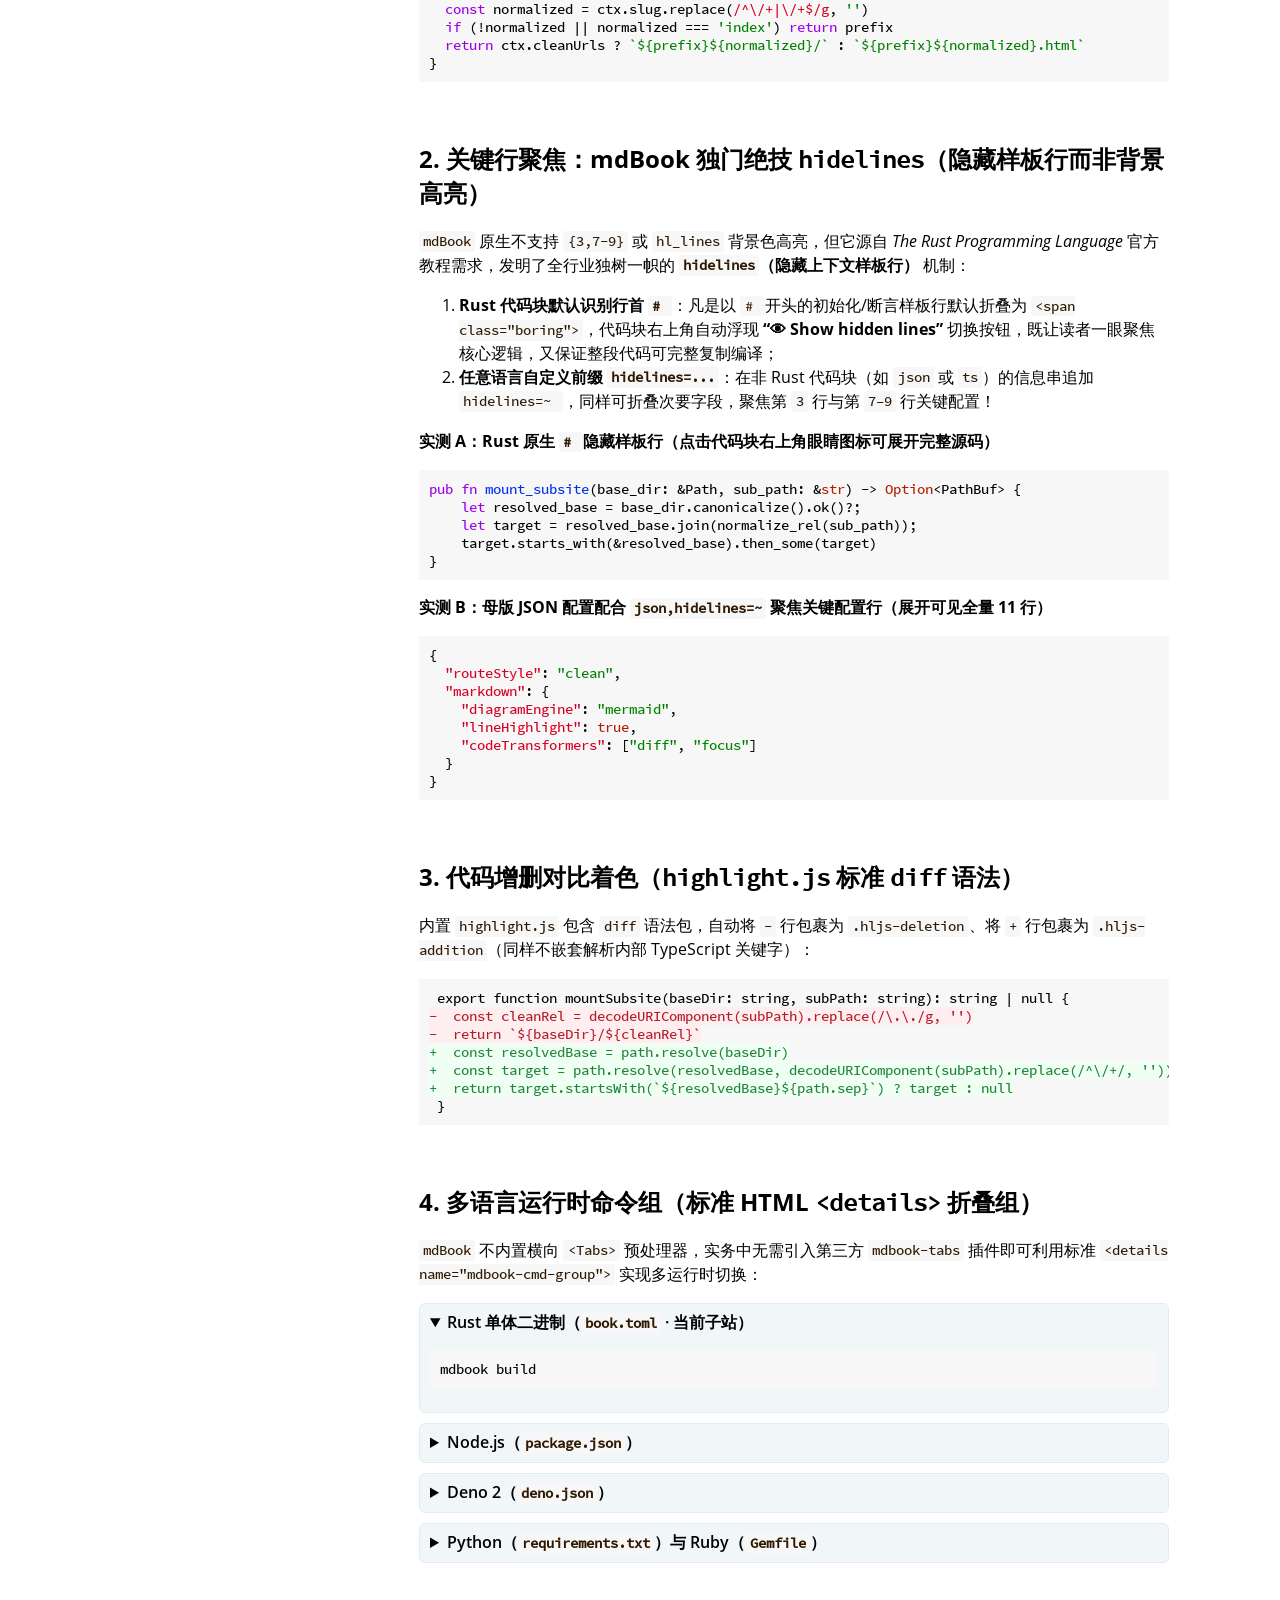
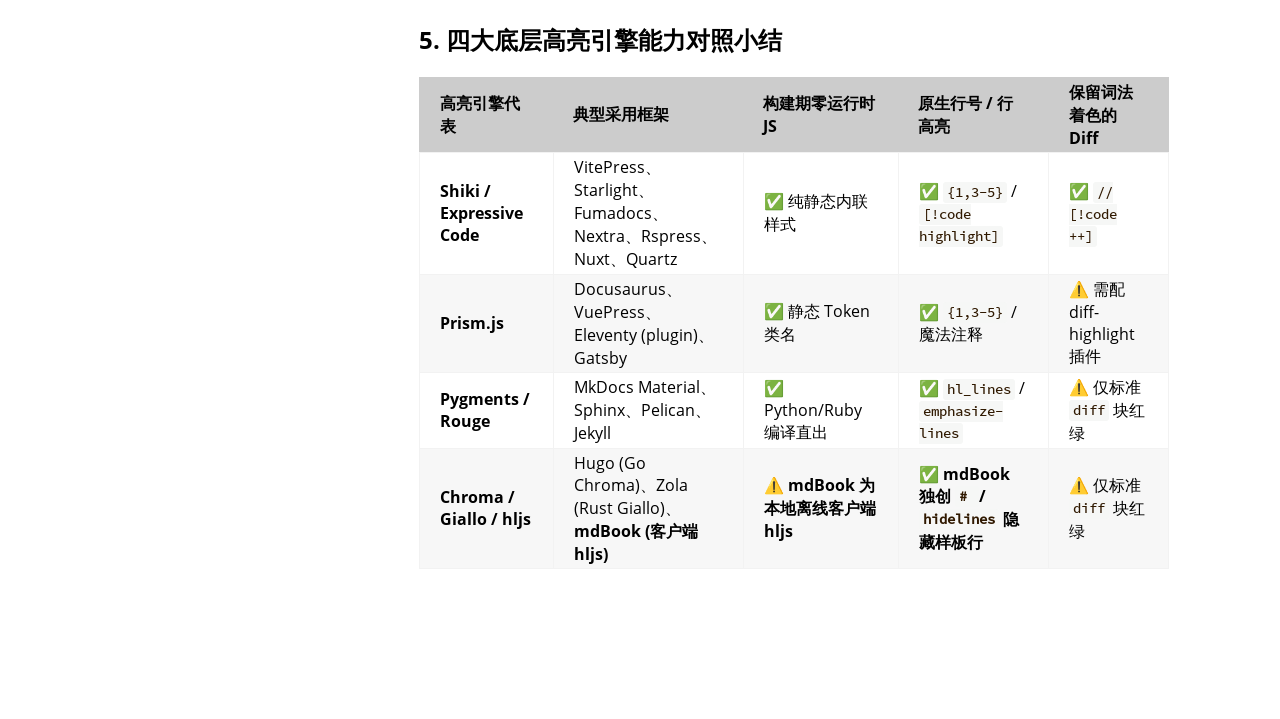
<file: print.html>
<!DOCTYPE HTML>
<html lang="zh-CN" class="light sidebar-visible" dir="ltr">
    <head>
        <!-- Book generated using mdBook -->
        <meta charset="UTF-8">
        <title>mdBook 0.5 基准实测子站</title>
        <meta name="robots" content="noindex">


        <!-- Custom HTML head -->

        <meta name="description" content="">
        <meta name="viewport" content="width=device-width, initial-scale=1">
        <meta name="theme-color" content="#ffffff">

        <link rel="icon" href="favicon-de23e50b.svg">
        <link rel="shortcut icon" href="favicon-8114d1fc.png">
        <link rel="stylesheet" href="css/variables-8adf115d.css">
        <link rel="stylesheet" href="css/general-e96d0476.css">
        <link rel="stylesheet" href="css/chrome-d279d366.css">
        <link rel="stylesheet" href="css/print-9e4910d8.css" media="print">

        <!-- Fonts -->
        <link rel="stylesheet" href="fonts/fonts-9644e21d.css">

        <!-- Highlight.js Stylesheets -->
        <link rel="stylesheet" id="mdbook-highlight-css" href="highlight-493f70e1.css">
        <link rel="stylesheet" id="mdbook-tomorrow-night-css" href="tomorrow-night-4c0ae647.css">
        <link rel="stylesheet" id="mdbook-ayu-highlight-css" href="ayu-highlight-3fdfc3ac.css">

        <!-- Custom theme stylesheets -->
        <link rel="stylesheet" href="theme/vendor/katex-c8154259.min.css">
        <link rel="stylesheet" href="theme/custom-3d88659b.css">


        <!-- Provide site root and default themes to javascript -->
        <script>
            const path_to_root = "";
            const default_light_theme = "light";
            const default_dark_theme = "navy";
            window.path_to_searchindex_js = "searchindex-2ac343bc.js";
        </script>
        <!-- Start loading toc.js asap -->
        <script src="toc-eea456a0.js"></script>
    </head>
    <body>
    <div id="mdbook-help-container">
        <div id="mdbook-help-popup">
            <h2 class="mdbook-help-title">Keyboard shortcuts</h2>
            <div>
                <p>Press <kbd>←</kbd> or <kbd>→</kbd> to navigate between chapters</p>
                <p>Press <kbd>S</kbd> or <kbd>/</kbd> to search in the book</p>
                <p>Press <kbd>?</kbd> to show this help</p>
                <p>Press <kbd>Esc</kbd> to hide this help</p>
            </div>
        </div>
    </div>
    <div id="mdbook-body-container">
        <!-- Work around some values being stored in localStorage wrapped in quotes -->
        <script>
            try {
                let theme = localStorage.getItem('mdbook-theme');
                let sidebar = localStorage.getItem('mdbook-sidebar');

                if (theme.startsWith('"') && theme.endsWith('"')) {
                    localStorage.setItem('mdbook-theme', theme.slice(1, theme.length - 1));
                }

                if (sidebar.startsWith('"') && sidebar.endsWith('"')) {
                    localStorage.setItem('mdbook-sidebar', sidebar.slice(1, sidebar.length - 1));
                }
            } catch (e) { }
        </script>

        <!-- Set the theme before any content is loaded, prevents flash -->
        <script>
            const default_theme = window.matchMedia("(prefers-color-scheme: dark)").matches ? default_dark_theme : default_light_theme;
            let theme;
            try { theme = localStorage.getItem('mdbook-theme'); } catch(e) { }
            if (theme === null || theme === undefined) { theme = default_theme; }
            const html = document.documentElement;
            html.classList.remove('light')
            html.classList.add(theme);
            html.classList.add("js");
        </script>

        <input type="checkbox" id="mdbook-sidebar-toggle-anchor" class="hidden">

        <!-- Hide / unhide sidebar before it is displayed -->
        <script>
            let sidebar = null;
            const sidebar_toggle = document.getElementById("mdbook-sidebar-toggle-anchor");
            if (document.body.clientWidth >= 1080) {
                try { sidebar = localStorage.getItem('mdbook-sidebar'); } catch(e) { }
                sidebar = sidebar || 'visible';
            } else {
                sidebar = 'hidden';
                sidebar_toggle.checked = false;
            }
            if (sidebar === 'visible') {
                sidebar_toggle.checked = true;
            } else {
                html.classList.remove('sidebar-visible');
            }
        </script>

        <nav id="mdbook-sidebar" class="sidebar" aria-label="Table of contents">
            <!-- populated by js -->
            <mdbook-sidebar-scrollbox class="sidebar-scrollbox"></mdbook-sidebar-scrollbox>
            <noscript>
                <iframe class="sidebar-iframe-outer" src="toc.html"></iframe>
            </noscript>
            <div id="mdbook-sidebar-resize-handle" class="sidebar-resize-handle">
                <div class="sidebar-resize-indicator"></div>
            </div>
        </nav>

        <div id="mdbook-page-wrapper" class="page-wrapper">

            <div class="page">
                <div id="mdbook-menu-bar-hover-placeholder"></div>
                <div id="mdbook-menu-bar" class="menu-bar sticky">
                    <div class="left-buttons">
                        <label id="mdbook-sidebar-toggle" class="icon-button" for="mdbook-sidebar-toggle-anchor" title="Toggle Table of Contents" aria-label="Toggle Table of Contents" aria-controls="mdbook-sidebar">
                            <span class=fa-svg><svg xmlns="http://www.w3.org/2000/svg" viewBox="0 0 448 512"><!--! Font Awesome Free 6.2.0 by @fontawesome - https://fontawesome.com License - https://fontawesome.com/license/free (Icons: CC BY 4.0, Fonts: SIL OFL 1.1, Code: MIT License) Copyright 2022 Fonticons, Inc. --><path d="M0 96C0 78.3 14.3 64 32 64H416c17.7 0 32 14.3 32 32s-14.3 32-32 32H32C14.3 128 0 113.7 0 96zM0 256c0-17.7 14.3-32 32-32H416c17.7 0 32 14.3 32 32s-14.3 32-32 32H32c-17.7 0-32-14.3-32-32zM448 416c0 17.7-14.3 32-32 32H32c-17.7 0-32-14.3-32-32s14.3-32 32-32H416c17.7 0 32 14.3 32 32z"/></svg></span>
                        </label>
                        <button id="mdbook-theme-toggle" class="icon-button" type="button" title="Change theme" aria-label="Change theme" aria-haspopup="true" aria-expanded="false" aria-controls="mdbook-theme-list">
                            <span class=fa-svg><svg xmlns="http://www.w3.org/2000/svg" viewBox="0 0 576 512"><!--! Font Awesome Free 6.2.0 by @fontawesome - https://fontawesome.com License - https://fontawesome.com/license/free (Icons: CC BY 4.0, Fonts: SIL OFL 1.1, Code: MIT License) Copyright 2022 Fonticons, Inc. --><path d="M371.3 367.1c27.3-3.9 51.9-19.4 67.2-42.9L600.2 74.1c12.6-19.5 9.4-45.3-7.6-61.2S549.7-4.4 531.1 9.6L294.4 187.2c-24 18-38.2 46.1-38.4 76.1L371.3 367.1zm-19.6 25.4l-116-104.4C175.9 290.3 128 339.6 128 400c0 3.9 .2 7.8 .6 11.6c1.8 17.5-10.2 36.4-27.8 36.4H96c-17.7 0-32 14.3-32 32s14.3 32 32 32H240c61.9 0 112-50.1 112-112c0-2.5-.1-5-.2-7.5z"/></svg></span>
                        </button>
                        <ul id="mdbook-theme-list" class="theme-popup" aria-label="Themes" role="menu">
                            <li role="none"><button role="menuitem" class="theme" id="mdbook-theme-default_theme">Auto</button></li>
                            <li role="none"><button role="menuitem" class="theme" id="mdbook-theme-light">Light</button></li>
                            <li role="none"><button role="menuitem" class="theme" id="mdbook-theme-rust">Rust</button></li>
                            <li role="none"><button role="menuitem" class="theme" id="mdbook-theme-coal">Coal</button></li>
                            <li role="none"><button role="menuitem" class="theme" id="mdbook-theme-navy">Navy</button></li>
                            <li role="none"><button role="menuitem" class="theme" id="mdbook-theme-ayu">Ayu</button></li>
                        </ul>
                        <button id="mdbook-search-toggle" class="icon-button" type="button" title="Search (`/`)" aria-label="Toggle Searchbar" aria-expanded="false" aria-keyshortcuts="/ s" aria-controls="mdbook-searchbar">
                            <span class=fa-svg><svg xmlns="http://www.w3.org/2000/svg" viewBox="0 0 512 512"><!--! Font Awesome Free 6.2.0 by @fontawesome - https://fontawesome.com License - https://fontawesome.com/license/free (Icons: CC BY 4.0, Fonts: SIL OFL 1.1, Code: MIT License) Copyright 2022 Fonticons, Inc. --><path d="M416 208c0 45.9-14.9 88.3-40 122.7L502.6 457.4c12.5 12.5 12.5 32.8 0 45.3s-32.8 12.5-45.3 0L330.7 376c-34.4 25.2-76.8 40-122.7 40C93.1 416 0 322.9 0 208S93.1 0 208 0S416 93.1 416 208zM208 352c79.5 0 144-64.5 144-144s-64.5-144-144-144S64 128.5 64 208s64.5 144 144 144z"/></svg></span>
                        </button>
                    </div>

                    <h1 class="menu-title">mdBook 0.5 基准实测子站</h1>

                    <div class="right-buttons">
                        <a href="print.html" title="Print this book" aria-label="Print this book">
                            <span class=fa-svg id="print-button"><svg xmlns="http://www.w3.org/2000/svg" viewBox="0 0 512 512"><!--! Font Awesome Free 6.2.0 by @fontawesome - https://fontawesome.com License - https://fontawesome.com/license/free (Icons: CC BY 4.0, Fonts: SIL OFL 1.1, Code: MIT License) Copyright 2022 Fonticons, Inc. --><path d="M128 0C92.7 0 64 28.7 64 64v96h64V64H354.7L384 93.3V160h64V93.3c0-17-6.7-33.3-18.7-45.3L400 18.7C388 6.7 371.7 0 354.7 0H128zM384 352v32 64H128V384 368 352H384zm64 32h32c17.7 0 32-14.3 32-32V256c0-35.3-28.7-64-64-64H64c-35.3 0-64 28.7-64 64v96c0 17.7 14.3 32 32 32H64v64c0 35.3 28.7 64 64 64H384c35.3 0 64-28.7 64-64V384zm-16-88c-13.3 0-24-10.7-24-24s10.7-24 24-24s24 10.7 24 24s-10.7 24-24 24z"/></svg></span>
                        </a>

                    </div>
                </div>

                <div id="mdbook-search-wrapper" class="hidden">
                    <form id="mdbook-searchbar-outer" class="searchbar-outer">
                        <div class="search-wrapper">
                            <input type="search" id="mdbook-searchbar" name="searchbar" placeholder="Search this book ..." aria-controls="mdbook-searchresults-outer" aria-describedby="searchresults-header">
                            <div class="spinner-wrapper">
                                <span class=fa-svg id="fa-spin"><svg xmlns="http://www.w3.org/2000/svg" viewBox="0 0 512 512"><!--! Font Awesome Free 6.2.0 by @fontawesome - https://fontawesome.com License - https://fontawesome.com/license/free (Icons: CC BY 4.0, Fonts: SIL OFL 1.1, Code: MIT License) Copyright 2022 Fonticons, Inc. --><path d="M304 48c0-26.5-21.5-48-48-48s-48 21.5-48 48s21.5 48 48 48s48-21.5 48-48zm0 416c0-26.5-21.5-48-48-48s-48 21.5-48 48s21.5 48 48 48s48-21.5 48-48zM48 304c26.5 0 48-21.5 48-48s-21.5-48-48-48s-48 21.5-48 48s21.5 48 48 48zm464-48c0-26.5-21.5-48-48-48s-48 21.5-48 48s21.5 48 48 48s48-21.5 48-48zM142.9 437c18.7-18.7 18.7-49.1 0-67.9s-49.1-18.7-67.9 0s-18.7 49.1 0 67.9s49.1 18.7 67.9 0zm0-294.2c18.7-18.7 18.7-49.1 0-67.9S93.7 56.2 75 75s-18.7 49.1 0 67.9s49.1 18.7 67.9 0zM369.1 437c18.7 18.7 49.1 18.7 67.9 0s18.7-49.1 0-67.9s-49.1-18.7-67.9 0s-18.7 49.1 0 67.9z"/></svg></span>
                            </div>
                        </div>
                    </form>
                    <div id="mdbook-searchresults-outer" class="searchresults-outer hidden">
                        <div id="mdbook-searchresults-header" class="searchresults-header"></div>
                        <ul id="mdbook-searchresults">
                        </ul>
                    </div>
                </div>

                <!-- Apply ARIA attributes after the sidebar and the sidebar toggle button are added to the DOM -->
                <script>
                    document.getElementById('mdbook-sidebar-toggle').setAttribute('aria-expanded', sidebar === 'visible');
                    document.getElementById('mdbook-sidebar').setAttribute('aria-hidden', sidebar !== 'visible');
                    Array.from(document.querySelectorAll('#mdbook-sidebar a')).forEach(function(link) {
                        link.setAttribute('tabIndex', sidebar === 'visible' ? 0 : -1);
                    });
                </script>

                <div id="mdbook-content" class="content">
                    <main>
                        <h1 id="mdbook-05-基准实测子站rust-单体二进制电子书引擎"><a class="header" href="#mdbook-05-基准实测子站rust-单体二进制电子书引擎">mdBook 0.5 基准实测子站（Rust 单体二进制电子书引擎）</a></h1>
<p>本子站（<code>page2401/mdbook</code>）由主仓库 <code>page2401.github.io/docs/</code> 的<strong>标准 GitHub Flavored Markdown（GFM）母版</strong>派生适配而来，用于实测 Rust 官方生态最经典的单体二进制文档引擎 <strong><code>mdBook v0.5.4</code></strong> 在零外部 CDN 依赖下的真实表现。</p>
<h2 id="锁定版本与技术栈档案"><a class="header" href="#锁定版本与技术栈档案">锁定版本与技术栈档案</a></h2>
<div class="table-wrapper">
<table>
<thead>
<tr><th style="text-align: left">模块 / 组件</th><th style="text-align: left">锁定版本</th><th style="text-align: left">角色与实测说明</th></tr>
</thead>
<tbody>
<tr><td style="text-align: left"><code>mdbook</code></td><td style="text-align: left"><code>0.5.4</code></td><td style="text-align: left">Rust 官方电子书编译器，零 Node / Python 运行时，亚秒级构建输出至 <code>book/</code></td></tr>
<tr><td style="text-align: left"><code>pulldown-cmark</code></td><td style="text-align: left"><code>builtin</code></td><td style="text-align: left">内置 CommonMark + GFM 扩展解析器；0.5 原生支持 <code>&gt; [!NOTE]</code> 五类警报，但<strong>默认不剥离 YAML Frontmatter</strong> 且会先行消费公式中的单反斜杠</td></tr>
<tr><td style="text-align: left"><code>katex</code></td><td style="text-align: left"><code>0.19.1</code></td><td style="text-align: left">通过 <code>additional-css</code> / <code>additional-js</code> 本地静态注入（含内嵌 <code>.woff2</code> 字体，零外部 CDN）</td></tr>
<tr><td style="text-align: left"><code>mermaid</code></td><td style="text-align: left"><code>12.3.0</code></td><td style="text-align: left">通过 <code>theme/init.js</code> 拦截 <code>code.language-mermaid</code> 并联动 <code>navy</code> / <code>light</code> 主题重绘</td></tr>
</tbody>
</table>
</div>
<h2 id="五大基准测试章节导航"><a class="header" href="#五大基准测试章节导航">五大基准测试章节导航</a></h2>
<div class="table-wrapper">
<table>
<thead>
<tr><th style="text-align: left">章节路径</th><th style="text-align: left">测试维度</th><th style="text-align: left"><code>mdBook 0.5.4</code> 派生适配实录</th></tr>
</thead>
<tbody>
<tr><td style="text-align: left"><a href="#01-专属标注与元数据mdbook-05-实测"><code>01-annotations.md</code></a></td><td style="text-align: left">专属标注与元数据</td><td style="text-align: left"><strong>关键发现</strong>：必须移除顶部 <code>---</code> YAML Frontmatter（否则被误解析为 <code>&lt;hr&gt; + &lt;h2&gt;</code>）；0.5 内核零插件原生渲染全部 5 类 GFM <code>&gt; [!NOTE]</code> 警报</td></tr>
<tr><td style="text-align: left"><a href="#02-流程图与时序图mdbook-05--mermaid-123"><code>02-diagrams.md</code></a></td><td style="text-align: left">流程图与时序图</td><td style="text-align: left">正文 <code>```mermaid</code> 保持零改动，由 <code>book.toml</code> 挂载本地 <code>mermaid@12.3.0</code> 客户端渲染</td></tr>
<tr><td style="text-align: left"><a href="#03-数学公式排版mdbook-05--katex-019"><code>03-math.md</code></a></td><td style="text-align: left">数学公式排版</td><td style="text-align: left">因未开启外部 CDN 的 <code>mathjax-support</code>，<code>pulldown-cmark</code> 会将 <code>\\</code>、<code>\,</code>、<code>\$</code> 当作普通标点转义，派生版需写作 <code>\\\\</code>、<code>\\,</code>、<code>\\$</code> 供 KaTeX 解析</td></tr>
<tr><td style="text-align: left"><a href="#04-目录结构与路由取舍mdbook-summarymd-强中心化模式"><code>04-directory/</code></a></td><td style="text-align: left">目录结构与路由取舍</td><td style="text-align: left">强中心化 <code>src/SUMMARY.md</code> 白名单驱动侧边栏与路由；保留相对 <code>.md</code> 互链并自动编译为 <code>.html</code></td></tr>
<tr><td style="text-align: left"><a href="#05-高阶代码块与语法高亮mdbook-05--hidelines-实测"><code>05-code-blocks.md</code></a></td><td style="text-align: left">高阶代码块与语法高亮</td><td style="text-align: left">内置客户端 <code>highlight.js</code>（零外部 CDN）+ <strong>mdBook 独门 <code>hidelines</code>（<code># </code> 隐藏样板行与右上角眼睛展开按钮）</strong> + 标准 <code>diff</code> 块</td></tr>
</tbody>
</table>
</div>
<div style="break-before: page; page-break-before: always;"></div>
<h1 id="01-专属标注与元数据mdbook-05-实测"><a class="header" href="#01-专属标注与元数据mdbook-05-实测">01. 专属标注与元数据（mdBook 0.5 实测）</a></h1>
<p>不同静态网站生成器对“提示框 / 标注（Callouts / Admonitions）”和页面元数据的语法约定存在显著分歧。本文件由原始 GFM 母版派生至 <strong><code>mdBook v0.5.4</code></strong>，直观展示了“<strong>必须剥离 YAML Frontmatter</strong>”与“<strong>0.5 原生直通 GFM Alerts</strong>”两大鲜明特征。</p>
<h2 id="1-frontmatter-元数据机制实测陷阱默认不剥离-yaml"><a class="header" href="#1-frontmatter-元数据机制实测陷阱默认不剥离-yaml">1. Frontmatter 元数据机制（实测陷阱：默认不剥离 YAML）</a></h2>
<p>与绝大多数静态站点生成器不同，<code>mdBook v0.5.4</code> 的章节标题与层级完全由全局 <code>book.toml</code> 与 <code>src/SUMMARY.md</code> 索引文件集中声明，<strong>内置 <code>pulldown-cmark</code> 默认不会剥离文件顶部的 <code>--- ... ---</code> YAML Frontmatter</strong>：</p>
<ul>
<li><strong>实测现象</strong>：若原样保留母版顶部的 <code>---\ntitle: "..."\ndescription: "..."\n---</code>，<code>mdBook 0.5.4</code> 会把首行 <code>---</code> 渲染为 <code>&lt;hr&gt;</code> 分割线，并把末尾 <code>---</code> 当作 Setext 二级标题下划线，将整段 YAML 原文直接印成页面顶部的巨大 <code>&lt;h2&gt;</code> 标题！</li>
<li><strong>派生改造</strong>：真实 <code>mdBook</code> 工程（如 <em>The Rust Programming Language</em>）均不在 <code>src/*.md</code> 顶部编写 YAML 元数据；本派生文件按原生惯例移除了顶部 4 行 YAML。</li>
</ul>
<h2 id="2-标准提示语义块mdbook-05-原生支持-gfm-alerts"><a class="header" href="#2-标准提示语义块mdbook-05-原生支持-gfm-alerts">2. 标准提示语义块（mdBook 0.5 原生支持 GFM Alerts）</a></h2>
<p>在旧版 <code>mdBook 0.4.x</code> 时代，开发者通常需要额外安装 <code>mdbook-admonish</code> 预处理器并改写为私有 <code>```admonish warning</code> 围栏语法；而升级至 <strong><code>mdBook 0.5.4</code></strong> 后，内核原生解析全部五类标准 GFM 引用警报（自动渲染为带 Octicons 图标的 <code>.blockquote-tag</code>），母版正文无需改写任何私有 <code>:::</code> 容器：</p>
<blockquote class="blockquote-tag blockquote-tag-note">
<p class="blockquote-tag-title"><svg viewbox="0 0 16 16" width="18" height="18"><path d="M0 8a8 8 0 1 1 16 0A8 8 0 0 1 0 8Zm8-6.5a6.5 6.5 0 1 0 0 13 6.5 6.5 0 0 0 0-13ZM6.5 7.75A.75.75 0 0 1 7.25 7h1a.75.75 0 0 1 .75.75v2.75h.25a.75.75 0 0 1 0 1.5h-2a.75.75 0 0 1 0-1.5h.25v-2h-.25a.75.75 0 0 1-.75-.75ZM8 6a1 1 0 1 1 0-2 1 1 0 0 1 0 2Z"></path></svg>Note</p>
<p>默认信息提示块：静态站点对比平台的每个子模块均独立维护 <code>main</code>（源码）与 <code>page</code>（构建产物）双分支，互不污染提交历史。</p>
</blockquote>
<blockquote class="blockquote-tag blockquote-tag-tip">
<p class="blockquote-tag-title"><svg viewbox="0 0 16 16" width="18" height="18"><path d="M8 1.5c-2.363 0-4 1.69-4 3.75 0 .984.424 1.625.984 2.304l.214.253c.223.264.47.556.673.848.284.411.537.896.621 1.49a.75.75 0 0 1-1.484.211c-.04-.282-.163-.547-.37-.847a8.456 8.456 0 0 0-.542-.68c-.084-.1-.173-.205-.268-.32C3.201 7.75 2.5 6.766 2.5 5.25 2.5 2.31 4.863 0 8 0s5.5 2.31 5.5 5.25c0 1.516-.701 2.5-1.328 3.259-.095.115-.184.22-.268.319-.207.245-.383.453-.541.681-.208.3-.33.565-.37.847a.751.751 0 0 1-1.485-.212c.084-.593.337-1.078.621-1.489.203-.292.45-.584.673-.848.075-.088.147-.173.213-.253.561-.679.985-1.32.985-2.304 0-2.06-1.637-3.75-4-3.75ZM5.75 12h4.5a.75.75 0 0 1 0 1.5h-4.5a.75.75 0 0 1 0-1.5ZM6 15.25a.75.75 0 0 1 .75-.75h2.5a.75.75 0 0 1 0 1.5h-2.5a.75.75 0 0 1-.75-.75Z"></path></svg>Tip</p>
<p><strong>性能优化建议（自定义标题语义）</strong>：在派生到三冒号体系时，VitePress / VuePress 写作 <code>::: tip 性能优化建议</code>，而 <code>mdBook 0.5</code> 直接沿用母版 GFM <code>&gt; [!TIP]</code> 即可零插件渲染。</p>
</blockquote>
<blockquote class="blockquote-tag blockquote-tag-warning">
<p class="blockquote-tag-title"><svg viewbox="0 0 16 16" width="18" height="18"><path d="M6.457 1.047c.659-1.234 2.427-1.234 3.086 0l6.082 11.378A1.75 1.75 0 0 1 14.082 15H1.918a1.75 1.75 0 0 1-1.543-2.575Zm1.763.707a.25.25 0 0 0-.44 0L1.698 13.132a.25.25 0 0 0 .22.368h12.164a.25.25 0 0 0 .22-.368Zm.53 3.996v2.5a.75.75 0 0 1-1.5 0v-2.5a.75.75 0 0 1 1.5 0ZM9 11a1 1 0 1 1-2 0 1 1 0 0 1 2 0Z"></path></svg>Warning</p>
<p><strong>版本边界注意</strong>：注意区分各派系关键字命名——VitePress 与 VuePress 使用 <code>warning</code>，Starlight 使用 <code>caution</code>，而 <code>mdBook 0.5</code> 与 GitHub 网页端保持 100% 一致。</p>
</blockquote>
<blockquote class="blockquote-tag blockquote-tag-caution">
<p class="blockquote-tag-title"><svg viewbox="0 0 16 16" width="18" height="18"><path d="M4.47.22A.749.749 0 0 1 5 0h6c.199 0 .389.079.53.22l4.25 4.25c.141.14.22.331.22.53v6a.749.749 0 0 1-.22.53l-4.25 4.25A.749.749 0 0 1 11 16H5a.749.749 0 0 1-.53-.22L.22 11.53A.749.749 0 0 1 0 11V5c0-.199.079-.389.22-.53Zm.84 1.28L1.5 5.31v5.38l3.81 3.81h5.38l3.81-3.81V5.31L10.69 1.5ZM8 4a.75.75 0 0 1 .75.75v3.5a.75.75 0 0 1-1.5 0v-3.5A.75.75 0 0 1 8 4Zm0 8a1 1 0 1 1 0-2 1 1 0 0 1 0 2Z"></path></svg>Caution</p>
<p><strong>不可逆分支覆盖警告</strong>：自动化流水线在向 <code>page</code> 分支推送构建产物时会启用 <code>force_orphan: true</code>，切勿在 <code>page</code> 分支直接手工修改代码！</p>
</blockquote>
<h2 id="3-可折叠详情容器标准-html-details"><a class="header" href="#3-可折叠详情容器标准-html-details">3. 可折叠详情容器（标准 HTML <code>&lt;details&gt;</code>）</a></h2>
<p><code>mdBook</code> 原生透传标准 HTML <code>&lt;details&gt;</code> 与 <code>&lt;summary&gt;</code> 标签（注意 <code>&lt;summary&gt;</code> 下方须保留空行，以便 <code>pulldown-cmark</code> 正确解析内部 Markdown 代码块与行内公式）：</p>
<details>
<summary>点击展开查看母版折叠容器源码结构</summary>
<pre><code class="language-markdown">&gt; [!TIP]
&gt; 母版使用纯正 GFM 语法，在 GitHub 仓库网页端与 mdBook 0.5 中均可直接原样渲染。
</code></pre>
<p>除了代码块，折叠容器内同样支持列表、表格与数学公式 $f(x) = x^2 + 1$。</p>
</details>
<h2 id="4-github-风格引用警报gfm-alerts跨框架直通测试"><a class="header" href="#4-github-风格引用警报gfm-alerts跨框架直通测试">4. GitHub 风格引用警报（GFM Alerts）跨框架直通测试</a></h2>
<p>以下三段与母版<strong>保持一字不改</strong>，用于测试：如果不做任何方言改写、直接把母版 <code>.md</code> 丢进目标生成器，<code>mdBook 0.5.4</code> 能否零改造直通渲染：</p>
<blockquote class="blockquote-tag blockquote-tag-note">
<p class="blockquote-tag-title"><svg viewbox="0 0 16 16" width="18" height="18"><path d="M0 8a8 8 0 1 1 16 0A8 8 0 0 1 0 8Zm8-6.5a6.5 6.5 0 1 0 0 13 6.5 6.5 0 0 0 0-13ZM6.5 7.75A.75.75 0 0 1 7.25 7h1a.75.75 0 0 1 .75.75v2.75h.25a.75.75 0 0 1 0 1.5h-2a.75.75 0 0 1 0-1.5h.25v-2h-.25a.75.75 0 0 1-.75-.75ZM8 6a1 1 0 1 1 0-2 1 1 0 0 1 0 2Z"></path></svg>Note</p>
<p>这是一段标准的 GitHub Flavored Markdown <code>[!NOTE]</code> 警报文本，用于检验各生成器对母版语法的零改造直通能力。</p>
</blockquote>
<blockquote class="blockquote-tag blockquote-tag-important">
<p class="blockquote-tag-title"><svg viewbox="0 0 16 16" width="18" height="18"><path d="M0 1.75C0 .784.784 0 1.75 0h12.5C15.216 0 16 .784 16 1.75v9.5A1.75 1.75 0 0 1 14.25 13H8.06l-2.573 2.573A1.458 1.458 0 0 1 3 14.543V13H1.75A1.75 1.75 0 0 1 0 11.25Zm1.75-.25a.25.25 0 0 0-.25.25v9.5c0 .138.112.25.25.25h2a.75.75 0 0 1 .75.75v2.19l2.72-2.72a.749.749 0 0 1 .53-.22h6.5a.25.25 0 0 0 .25-.25v-9.5a.25.25 0 0 0-.25-.25Zm7 2.25v2.5a.75.75 0 0 1-1.5 0v-2.5a.75.75 0 0 1 1.5 0ZM9 9a1 1 0 1 1-2 0 1 1 0 0 1 2 0Z"></path></svg>Important</p>
<p>跨平台迁移 Markdown 文档时，是否原生兼容 <code>&gt; [!IMPORTANT]</code> 与 <code>&gt; [!WARNING]</code> 直接决定了母版文档的派生改造成本。</p>
</blockquote>
<blockquote class="blockquote-tag blockquote-tag-caution">
<p class="blockquote-tag-title"><svg viewbox="0 0 16 16" width="18" height="18"><path d="M4.47.22A.749.749 0 0 1 5 0h6c.199 0 .389.079.53.22l4.25 4.25c.141.14.22.331.22.53v6a.749.749 0 0 1-.22.53l-4.25 4.25A.749.749 0 0 1 11 16H5a.749.749 0 0 1-.53-.22L.22 11.53A.749.749 0 0 1 0 11V5c0-.199.079-.389.22-.53Zm.84 1.28L1.5 5.31v5.38l3.81 3.81h5.38l3.81-3.81V5.31L10.69 1.5ZM8 4a.75.75 0 0 1 .75.75v3.5a.75.75 0 0 1-1.5 0v-3.5A.75.75 0 0 1 8 4Zm0 8a1 1 0 1 1 0-2 1 1 0 0 1 0 2Z"></path></svg>Caution</p>
<p>若目标生成器未内置 GFM Alert 解析器（如 VuePress v1、Starlight 默认配置、Docsify v4 旧插件），上方标记会退化为普通引用块并原样露出 <code>[!CAUTION]</code> 字符串。</p>
</blockquote>
<div style="break-before: page; page-break-before: always;"></div>
<h1 id="02-流程图与时序图mdbook-05--mermaid-123"><a class="header" href="#02-流程图与时序图mdbook-05--mermaid-123">02. 流程图与时序图（mdBook 0.5 + Mermaid 12.3）</a></h1>
<p><code>mdBook v0.5.4</code> 默认将 <code>```mermaid</code> 输出为 <code>&lt;pre&gt;&lt;code class="language-mermaid"&gt;...&lt;/code&gt;&lt;/pre&gt;</code> 代码块。本子站无需安装外部 <code>mdbook-mermaid</code> 二进制预处理器，直接通过 <code>book.toml</code> 的 <code>additional-js</code> 挂载本地锁定的 <strong><code>mermaid@12.3.0</code></strong> 与 <code>theme/init.js</code>，正文代码块与母版保持 100% 零改动，并随 <code>navy</code> / <code>light</code> 主题自动重绘。</p>
<h2 id="1-复杂子图与架构流程图flowchart-td"><a class="header" href="#1-复杂子图与架构流程图flowchart-td">1. 复杂子图与架构流程图（<code>flowchart TD</code>）</a></h2>
<p>测试中文节点标签、子图嵌套（<code>subgraph</code>）、虚线边与条件分支：</p>
<pre><code class="language-mermaid">flowchart TD
    subgraph MainRepo["主仓库 page2401.github.io"]
        Master["母版 docs/*.md (Pure GFM)"]
        SubPtr["Git Submodule 指针 (sites/*)"]
        Workbench["对比工作台源码 (main)"]
    end

    subgraph SubRepo["各独立派生子仓库 (sites/&lt;id&gt;)"]
        SrcBranch["main 分支: 框架配置 + 派生适配版 *.md"]
        Actions{"GitHub Actions 构建"}
        PageBranch["page 孤儿分支: 纯静态产物 + .nojekyll"]
        SrcBranch --&gt; Actions
        Actions --&gt;|"自动构建发布"| PageBranch
    end

    Master -.-&gt;|"按各框架方言派生"| SrcBranch
    SubPtr -.-&gt;|"跟踪 main 分支"| SrcBranch
    Workbench --&gt;|"对比母版与各派生版差异"| Portal["https://page.2401.xyz/"]
    PageBranch --&gt;|"GitHub Organization Pages"| SubSite["https://page.2401.xyz/&lt;id&gt;/"]
</code></pre>
<h2 id="2-编译管线交互时序图sequencediagram"><a class="header" href="#2-编译管线交互时序图sequencediagram">2. 编译管线交互时序图（<code>sequenceDiagram</code>）</a></h2>
<p>测试多参与者生命线、<code>alt</code> 分支块及激活框（<code>activate</code>/<code>deactivate</code>）：</p>
<pre><code class="language-mermaid">sequenceDiagram
    autonumber
    actor Author as 文档作者
    participant Master as 主仓母版 docs/*.md
    participant SubGit as 子模块 main 分支
    participant CI as GitHub Actions (Node 22)
    participant Pages as GitHub Pages (page 分支)

    Author-&gt;&gt;Master: 编写标准 GFM 基准母版
    Master-&gt;&gt;SubGit: 派生适配特定 SSG 版本语法
    SubGit-&gt;&gt;CI: 触发 deploy-page.yml 工作流
    activate CI
    alt 编译型 SSG (VitePress / VuePress / Starlight)
        CI-&gt;&gt;CI: 预编译静态 HTML + 公式 + 图表挂载点
    else 运行时引擎 (Docsify v4 / v5)
        CI-&gt;&gt;CI: 组装原始 *.md + _sidebar.md + 锁定版本 vendor
    end
    CI-&gt;&gt;Pages: force_orphan 推送至孤儿分支 page
    deactivate CI
    Pages--&gt;&gt;Author: 同源子路径 /&lt;id&gt;/ 即刻生效
</code></pre>
<h2 id="3-子模块同步状态机statediagram-v2"><a class="header" href="#3-子模块同步状态机statediagram-v2">3. 子模块同步状态机（<code>stateDiagram-v2</code>）</a></h2>
<p>测试状态机语法与状态迁移说明标签：</p>
<pre><code class="language-mermaid">stateDiagram-v2
    [*] --&gt; MasterEdited: 更新主仓母版 docs/*.md
    MasterEdited --&gt; SubmoduleDerived: 同步派生适配至各子模块 *.md
    SubmoduleDerived --&gt; SubmodulePushed: 子模块 commit &amp; push origin main
    SubmodulePushed --&gt; PageDeploying: 子仓库 Actions 自动更新 page 分支
    SubmodulePushed --&gt; MainRepoUpdated: 主仓库更新子模块指针并构建对比数据
    PageDeploying --&gt; LiveSynced: 线上渲染与母版源码差异视图全部就绪
    MainRepoUpdated --&gt; LiveSynced: 计算相对母版改动行数完成
    LiveSynced --&gt; [*]
</code></pre>
<div style="break-before: page; page-break-before: always;"></div>
<h1 id="03-数学公式排版mdbook-05--katex-019"><a class="header" href="#03-数学公式排版mdbook-05--katex-019">03. 数学公式排版（mdBook 0.5 + KaTeX 0.19）</a></h1>
<p><code>mdBook</code> 内置的 <code>mathjax-support = true</code> 默认会向页面注入外部 <code>cdnjs.cloudflare.com</code> MathJax 脚本且仅识别 <code>\\(...\\)</code> / <code>\\[...\\]</code>。为实现<strong>零外部 CDN 依赖</strong>并兼容主流 <code>$...$</code> / <code>$$...$$</code> 定界符，本子站在本地打包 <strong><code>katex@0.19.1</code> + <code>auto-render</code></strong>。注意：由于 <code>pulldown-cmark</code> 先按 CommonMark 规则处理 ASCII 标点反斜杠转义，公式内的换行 <code>\\</code>、间距 <code>\,</code> / <code>\!</code> 以及正文中的字面量 <code>\$</code> 需双写反斜杠（<code>\\\\</code>、<code>\\,</code>、<code>\\$</code>）。</p>
<h2 id="1-行内公式与中英文混排基线对齐"><a class="header" href="#1-行内公式与中英文混排基线对齐">1. 行内公式与中英文混排基线对齐</a></h2>
<p>考察重点：行内公式在中文字号下的缩放比例、上下标是否撑乱行高，以及分数与根号在行内的紧凑度。</p>
<ul>
<li>质能方程 $E = mc^2$ 与欧拉恒等式 $e^{i\pi} + 1 = 0$ 嵌入在连续中文段落中的视觉基线表现。</li>
<li>归并排序的平均时间复杂度为 $\mathcal{O}(n \log n)$，而空间复杂度为 $\Theta(n)$；当输入规模满足 $n \ge 2^{16}$ 时，常数因子差异显著。</li>
<li>贝叶斯条件概率公式行内排印：$P(A \mid B) = \frac{P(B \mid A)\,P(A)}{P(B)}$，以及带根号的欧氏距离 $d(\mathbf{x}, \mathbf{y}) = \sqrt{\sum_{i=1}^{n}(x_i - y_i)^2}$。</li>
</ul>
<h2 id="2-多行等式对齐推导aligned-环境"><a class="header" href="#2-多行等式对齐推导aligned-环境">2. 多行等式对齐推导（<code>aligned</code> 环境）</a></h2>
<p>测试 <code>\begin{aligned} ... \end{aligned}</code> 多行对齐、积分算子与括号自动缩放 <code>\left( ... \right)</code>：</p>
<p>$$
\begin{aligned}
I^2 &amp;= \left( \int_{-\infty}^{+\infty} e^{-x^2}\,\mathrm{d}x \right) \left( \int_{-\infty}^{+\infty} e^{-y^2}\,\mathrm{d}y \right) \\
&amp;= \iint_{\mathbb{R}^2} e^{-(x^2 + y^2)}\,\mathrm{d}x\,\mathrm{d}y \\
&amp;= \int_{0}^{2\pi} \int_{0}^{+\infty} e^{-r^2} r\,\mathrm{d}r\,\mathrm{d}\theta \\
&amp;= 2\pi \cdot \left[ -\frac{1}{2} e^{-r^2} \right]_{0}^{+\infty} = \pi \implies I = \sqrt{\pi}
\end{aligned}
$$</p>
<h2 id="3-矩阵运算与注意力机制bmatrix-环境"><a class="header" href="#3-矩阵运算与注意力机制bmatrix-环境">3. 矩阵运算与注意力机制（<code>bmatrix</code> 环境）</a></h2>
<p>测试缩放点积注意力公式及矩阵乘法排版：</p>
<p>$$
\mathrm{Attention}(Q, K, V) = \mathrm{softmax}\!\left(\frac{QK^\top}{\sqrt{d_k}}\right)V
$$</p>
<p>$$
\mathbf{J}_{\mathbf{f}}(\mathbf{x}) =
\begin{bmatrix}
\dfrac{\partial f_1}{\partial x_1} &amp; \dfrac{\partial f_1}{\partial x_2} &amp; \cdots &amp; \dfrac{\partial f_1}{\partial x_n} \\[6pt]
\dfrac{\partial f_2}{\partial x_1} &amp; \dfrac{\partial f_2}{\partial x_2} &amp; \cdots &amp; \dfrac{\partial f_2}{\partial x_n} \\[4pt]
\vdots &amp; \vdots &amp; \ddots &amp; \vdots \\[4pt]
\dfrac{\partial f_m}{\partial x_1} &amp; \dfrac{\partial f_m}{\partial x_2} &amp; \cdots &amp; \dfrac{\partial f_m}{\partial x_n}
\end{bmatrix}
$$</p>
<h2 id="4-分段函数与优化目标cases-环境"><a class="header" href="#4-分段函数与优化目标cases-环境">4. 分段函数与优化目标（<code>cases</code> 环境）</a></h2>
<p>测试 Huber Loss 分段函数与花括号对齐：</p>
<p>$$
\mathcal{L}_{\delta}(y, \hat{y}) =
\begin{cases}
\dfrac{1}{2}(y - \hat{y})^2, &amp; \text{if } |y - \hat{y}| \le \delta, \\[8pt]
\delta \cdot \left(|y - \hat{y}| - \dfrac{1}{2}\delta\right), &amp; \text{otherwise.}
\end{cases}
$$</p>
<h2 id="5-字面量美元符号--转义边界测试"><a class="header" href="#5-字面量美元符号--转义边界测试">5. 字面量美元符号 <code>\$</code> 转义边界测试</a></h2>
<p>在启用 <code>$...$</code> 行内数学公式后，同一段落出现两个价格数字（例如基础套餐 \$29/月 与专业版 \$99/月）时，因 <code>pulldown-cmark</code> 先消费一层反斜杠，须写作 <code>\\$</code> 才能向客户端 KaTeX 传递 <code>\$</code> 并避免把中间的中文误解析为斜体公式；而在反引号代码片段中编写环境变量 <code>$HOME</code> 或 <code>awk '{print $1}'</code> 则原样保留，无需反斜杠转义。</p>
<div style="break-before: page; page-break-before: always;"></div>
<h1 id="04-目录结构与路由取舍mdbook-summarymd-强中心化模式"><a class="header" href="#04-目录结构与路由取舍mdbook-summarymd-强中心化模式">04. 目录结构与路由取舍（mdBook <code>SUMMARY.md</code> 强中心化模式）</a></h1>
<p>本章节将母版 <code>docs/04-directory/</code> 多级嵌套目录派生至 <strong><code>mdBook v0.5.4</code></strong> 的 <code>src/</code> 目录树中，检验 Rust 电子书流派独特的 <strong><code>src/SUMMARY.md</code> 单一真相源（Whitelist）</strong> 机制：</p>
<ol>
<li><strong>工程隔离（<code>src/</code>）</strong>：<code>book.toml</code> 指定 <code>src = "src"</code>，仓库根目录的 <code>README.md</code> 与 <code>ssg-lock.json</code> 天然不会被误编译进电子书。</li>
<li><strong><code>SUMMARY.md</code> 绝对控制权</strong>：
<ul>
<li>任何未登记在 <code>src/SUMMARY.md</code> 中的 <code>.md</code> 文件<strong>完全不会被编译</strong>（杜绝了意外暴露草稿，但新增子页必须同步手改 <code>SUMMARY.md</code>）；</li>
<li>侧边栏支持为任意深层嵌套路径（如 <code>nested/01-order-and-url.md</code>）直接赋予纯中文章节名并自动编号；</li>
<li>正文内保留母版原汁原味的相对 <code>.md</code> 链接（<code>./nested/01-order-and-url.md</code>），<code>mdBook</code> 构建期会自动将其重写为 <code>.html</code> 路由，兼顾离线编辑器跳转与静态托管兼容性。</li>
</ul>
</li>
</ol>
<h2 id="嵌套子文档入口"><a class="header" href="#嵌套子文档入口">嵌套子文档入口</a></h2>
<ul>
<li><a href="#嵌套子页-a排序前缀与-url-纯净度权衡">进入子文档 A：排序前缀与 URL 纯净度权衡</a></li>
<li><a href="#嵌套子页-b多级子目录与侧边栏同步机制">进入子文档 B：多级子目录与侧边栏同步机制</a></li>
</ul>
<div style="break-before: page; page-break-before: always;"></div>
<h1 id="嵌套子页-a排序前缀与-url-纯净度权衡"><a class="header" href="#嵌套子页-a排序前缀与-url-纯净度权衡">嵌套子页 A：排序前缀与 URL 纯净度权衡</a></h1>
<p>在 <code>mdBook</code> 的 <code>src/04-directory/nested/</code> 目录中，阅读顺序实际上由 <code>src/SUMMARY.md</code> 的缩进列表顺序决定，而非文件名排序。保留母版 <code>01-order-and-url.md</code> 命名虽能让代码编辑器文件树与 <code>SUMMARY.md</code> 顺序一致，但编译产物路径也会带入 <code>01-order-and-url.html</code>；不过得益于 <code>mdBook</code> 原生将相对 <code>.md</code> 链接重写为 <code>.html</code>，本地跳转与线上浏览均保持完好。</p>
<ul>
<li><a href="#04-目录结构与路由取舍mdbook-summarymd-强中心化模式">返回《04. 目录结构与路由取舍》</a></li>
<li><a href="#嵌套子页-b多级子目录与侧边栏同步机制">下一篇：《嵌套子页 B：多级子目录与侧边栏同步机制》</a></li>
</ul>
<div style="break-before: page; page-break-before: always;"></div>
<h1 id="嵌套子页-b多级子目录与侧边栏同步机制"><a class="header" href="#嵌套子页-b多级子目录与侧边栏同步机制">嵌套子页 B：多级子目录与侧边栏同步机制</a></h1>
<p>在 <code>mdBook</code> 体系下，<code>src/SUMMARY.md</code> 既是全书侧边栏树，又是上一章 / 下一章翻页器（Prev / Next）和全文检索索引的唯一编译清单：无需在子目录内散落 <code>_index.md</code> 或 <code>_category_.json</code> 等元数据文件，但每次新增或移动子目录文档时都必须同步更新 <code>src/SUMMARY.md</code>。</p>
<ul>
<li><a href="#嵌套子页-a排序前缀与-url-纯净度权衡">返回上一篇：《嵌套子页 A：排序前缀与 URL 纯净度权衡》</a></li>
<li><a href="#04-目录结构与路由取舍mdbook-summarymd-强中心化模式">返回《04. 目录结构与路由取舍》</a></li>
</ul>
<div style="break-before: page; page-break-before: always;"></div>
<h1 id="05-高阶代码块与语法高亮mdbook-05--hidelines-实测"><a class="header" href="#05-高阶代码块与语法高亮mdbook-05--hidelines-实测">05. 高阶代码块与语法高亮（mdBook 0.5 + <code>hidelines</code> 实测）</a></h1>
<p>技术文档中超过 40% 的篇幅由代码块构成，但标准 CommonMark / GitHub Flavored Markdown <strong>仅定义了围栏语言标识（<code>```ts</code>）</strong>，并未定义文件名标题栏、指定行高亮、带语法着色的行级 Diff 以及多语言 Tab 代码组。本文件由原始 GFM 母版派生适配至 <strong><code>mdBook v0.5.4</code></strong>（遵循原生惯例剥离了顶部 YAML Frontmatter，并在 <code>src/SUMMARY.md</code> 注册章节）。</p>
<h2 id="1-代码块文件名标题栏与基础语法高亮客户端内置-highlightjs"><a class="header" href="#1-代码块文件名标题栏与基础语法高亮客户端内置-highlightjs">1. 代码块文件名标题栏与基础语法高亮（客户端内置 <code>highlight.js</code>）</a></h2>
<p>与其他 Rust/Go 生成器在构建期直出静态 HTML Token 不同，<code>mdBook</code> 内置了一套完全离线的<strong>客户端 <code>highlight.js</code> + 一键复制按钮（Copy to clipboard）</strong>，随页面顶部的 <code>Light / Rust / Coal / Navy / Ayu</code> 五套主题实时切换代码配色。对于文件名标题栏，沿用母版在代码块上方以粗体路径标注：</p>
<p><strong><code>scripts/resolve-route.ts</code></strong></p>
<pre><code class="language-ts">export interface RouteContext {
  basePath: string
  slug: string
  cleanUrls: boolean
}

export function formatDocRoute(ctx: RouteContext): string {
  const prefix = ctx.basePath.endsWith('/') ? ctx.basePath : `${ctx.basePath}/`
  const normalized = ctx.slug.replace(/^\/+|\/+$/g, '')
  if (!normalized || normalized === 'index') return prefix
  return ctx.cleanUrls ? `${prefix}${normalized}/` : `${prefix}${normalized}.html`
}
</code></pre>
<h2 id="2-关键行聚焦mdbook-独门绝技-hidelines隐藏样板行而非背景高亮"><a class="header" href="#2-关键行聚焦mdbook-独门绝技-hidelines隐藏样板行而非背景高亮">2. 关键行聚焦：mdBook 独门绝技 <code>hidelines</code>（隐藏样板行而非背景高亮）</a></h2>
<p><code>mdBook</code> 原生不支持 <code>{3,7-9}</code> 或 <code>hl_lines</code> 背景色高亮，但它源自 <em>The Rust Programming Language</em> 官方教程需求，发明了全行业独树一帜的 <strong><code>hidelines</code>（隐藏上下文样板行）</strong> 机制：</p>
<ol>
<li><strong>Rust 代码块默认识别行首 <code># </code></strong>：凡是以 <code># </code> 开头的初始化/断言样板行默认折叠为 <code>&lt;span class="boring"&gt;</code>，代码块右上角自动浮现 <strong>“👁 Show hidden lines”</strong> 切换按钮，既让读者一眼聚焦核心逻辑，又保证整段代码可完整复制编译；</li>
<li><strong>任意语言自定义前缀 <code>hidelines=...</code></strong>：在非 Rust 代码块（如 <code>json</code> 或 <code>ts</code>）的信息串追加 <code>hidelines=~ </code>，同样可折叠次要字段，聚焦第 <code>3</code> 行与第 <code>7–9</code> 行关键配置！</li>
</ol>
<p><strong>实测 A：Rust 原生 <code># </code> 隐藏样板行（点击代码块右上角眼睛图标可展开完整源码）</strong></p>
<pre><code class="language-rust noplayground"><span class="boring">use std::path::{Component, Path, PathBuf};
</span><span class="boring">
</span><span class="boring">pub fn normalize_rel(raw: &amp;str) -&gt; PathBuf {
</span><span class="boring">    Path::new(raw)
</span><span class="boring">        .components()
</span><span class="boring">        .filter(|c| matches!(c, Component::Normal(_)))
</span><span class="boring">        .collect()
</span><span class="boring">}
</span><span class="boring">
</span>pub fn mount_subsite(base_dir: &amp;Path, sub_path: &amp;str) -&gt; Option&lt;PathBuf&gt; {
    let resolved_base = base_dir.canonicalize().ok()?;
    let target = resolved_base.join(normalize_rel(sub_path));
    target.starts_with(&amp;resolved_base).then_some(target)
}
<span class="boring">
</span><span class="boring">fn main() {
</span><span class="boring">    let out = mount_subsite(Path::new("."), "hugo/05-code-blocks");
</span><span class="boring">    assert!(out.is_none() || out.is_some());
</span><span class="boring">}</span></code></pre>
<p><strong>实测 B：母版 JSON 配置配合 <code>json,hidelines=~</code> 聚焦关键配置行（展开可见全量 11 行）</strong></p>
<pre><code class="language-json hidelines=~">{
<span class="boring">   "id": "ssg-benchmark",
</span>  "routeStyle": "clean",
<span class="boring">   "strictZeroCdn": true,
</span>  "markdown": {
<span class="boring">     "mathEngine": "katex",
</span>    "diagramEngine": "mermaid",
    "lineHighlight": true,
    "codeTransformers": ["diff", "focus"]
  }
}
</code></pre>
<h2 id="3-代码增删对比着色highlightjs-标准-diff-语法"><a class="header" href="#3-代码增删对比着色highlightjs-标准-diff-语法">3. 代码增删对比着色（<code>highlight.js</code> 标准 <code>diff</code> 语法）</a></h2>
<p>内置 <code>highlight.js</code> 包含 <code>diff</code> 语法包，自动将 <code>-</code> 行包裹为 <code>.hljs-deletion</code>、将 <code>+</code> 行包裹为 <code>.hljs-addition</code>（同样不嵌套解析内部 TypeScript 关键字）：</p>
<pre><code class="language-diff"> export function mountSubsite(baseDir: string, subPath: string): string | null {
-  const cleanRel = decodeURIComponent(subPath).replace(/\.\./g, '')
-  return `${baseDir}/${cleanRel}`
+  const resolvedBase = path.resolve(baseDir)
+  const target = path.resolve(resolvedBase, decodeURIComponent(subPath).replace(/^\/+/, ''))
+  return target.startsWith(`${resolvedBase}${path.sep}`) ? target : null
 }
</code></pre>
<h2 id="4-多语言运行时命令组标准-html-details-折叠组"><a class="header" href="#4-多语言运行时命令组标准-html-details-折叠组">4. 多语言运行时命令组（标准 HTML <code>&lt;details&gt;</code> 折叠组）</a></h2>
<p><code>mdBook</code> 不内置横向 <code>&lt;Tabs&gt;</code> 预处理器，实务中无需引入第三方 <code>mdbook-tabs</code> 插件即可利用标准 <code>&lt;details name="mdbook-cmd-group"&gt;</code> 实现多运行时切换：</p>
<details name="mdbook-cmd-group" open="">
<summary>Rust 单体二进制（<code>book.toml</code> · 当前子站）</summary>
<pre><code class="language-bash">mdbook build
</code></pre>
</details>
<details name="mdbook-cmd-group">
<summary>Node.js（<code>package.json</code>）</summary>
<pre><code class="language-bash">npm ci &amp;&amp; npm run build
</code></pre>
</details>
<details name="mdbook-cmd-group">
<summary>Deno 2（<code>deno.json</code>）</summary>
<pre><code class="language-bash">deno task build
</code></pre>
</details>
<details name="mdbook-cmd-group">
<summary>Python（<code>requirements.txt</code>）与 Ruby（<code>Gemfile</code>）</summary>
<pre><code class="language-bash">pip install -r requirements.txt &amp;&amp; sphinx-build -b dirhtml . _build/dirhtml
bundle install &amp;&amp; bundle exec jekyll build
</code></pre>
</details>
<h2 id="5-四大底层高亮引擎能力对照小结"><a class="header" href="#5-四大底层高亮引擎能力对照小结">5. 四大底层高亮引擎能力对照小结</a></h2>
<div class="table-wrapper">
<table>
<thead>
<tr><th style="text-align: left">高亮引擎代表</th><th style="text-align: left">典型采用框架</th><th style="text-align: left">构建期零运行时 JS</th><th style="text-align: left">原生行号 / 行高亮</th><th style="text-align: left">保留词法着色的 Diff</th></tr>
</thead>
<tbody>
<tr><td style="text-align: left"><strong>Shiki / Expressive Code</strong></td><td style="text-align: left">VitePress、Starlight、Fumadocs、Nextra、Rspress、Nuxt、Quartz</td><td style="text-align: left">✅ 纯静态内联样式</td><td style="text-align: left">✅ <code>{1,3-5}</code> / <code>[!code highlight]</code></td><td style="text-align: left">✅ <code>// [!code ++]</code></td></tr>
<tr><td style="text-align: left"><strong>Prism.js</strong></td><td style="text-align: left">Docusaurus、VuePress、Eleventy (plugin)、Gatsby</td><td style="text-align: left">✅ 静态 Token 类名</td><td style="text-align: left">✅ <code>{1,3-5}</code> / 魔法注释</td><td style="text-align: left">⚠️ 需配 diff-highlight 插件</td></tr>
<tr><td style="text-align: left"><strong>Pygments / Rouge</strong></td><td style="text-align: left">MkDocs Material、Sphinx、Pelican、Jekyll</td><td style="text-align: left">✅ Python/Ruby 编译直出</td><td style="text-align: left">✅ <code>hl_lines</code> / <code>emphasize-lines</code></td><td style="text-align: left">⚠️ 仅标准 <code>diff</code> 块红绿</td></tr>
<tr><td style="text-align: left"><strong>Chroma / Giallo / hljs</strong></td><td style="text-align: left">Hugo (Go Chroma)、Zola (Rust Giallo)、<strong>mdBook (客户端 hljs)</strong></td><td style="text-align: left">⚠️ <strong>mdBook 为本地离线客户端 hljs</strong></td><td style="text-align: left">✅ <strong>mdBook 独创 <code># </code> / <code>hidelines</code> 隐藏样板行</strong></td><td style="text-align: left">⚠️ 仅标准 <code>diff</code> 块红绿</td></tr>
</tbody>
</table>
</div>

                    </main>

                    <nav class="nav-wrapper" aria-label="Page navigation">
                        <!-- Mobile navigation buttons -->


                        <div style="clear: both"></div>
                    </nav>
                </div>
            </div>

            <nav class="nav-wide-wrapper" aria-label="Page navigation">

            </nav>

        </div>

        <template id=fa-eye><span class=fa-svg><svg xmlns="http://www.w3.org/2000/svg" viewBox="0 0 576 512"><!--! Font Awesome Free 6.2.0 by @fontawesome - https://fontawesome.com License - https://fontawesome.com/license/free (Icons: CC BY 4.0, Fonts: SIL OFL 1.1, Code: MIT License) Copyright 2022 Fonticons, Inc. --><path d="M288 32c-80.8 0-145.5 36.8-192.6 80.6C48.6 156 17.3 208 2.5 243.7c-3.3 7.9-3.3 16.7 0 24.6C17.3 304 48.6 356 95.4 399.4C142.5 443.2 207.2 480 288 480s145.5-36.8 192.6-80.6c46.8-43.5 78.1-95.4 93-131.1c3.3-7.9 3.3-16.7 0-24.6c-14.9-35.7-46.2-87.7-93-131.1C433.5 68.8 368.8 32 288 32zM432 256c0 79.5-64.5 144-144 144s-144-64.5-144-144s64.5-144 144-144s144 64.5 144 144zM288 192c0 35.3-28.7 64-64 64c-11.5 0-22.3-3-31.6-8.4c-.2 2.8-.4 5.5-.4 8.4c0 53 43 96 96 96s96-43 96-96s-43-96-96-96c-2.8 0-5.6 .1-8.4 .4c5.3 9.3 8.4 20.1 8.4 31.6z"/></svg></span></template>
        <template id=fa-eye-slash><span class=fa-svg><svg xmlns="http://www.w3.org/2000/svg" viewBox="0 0 640 512"><!--! Font Awesome Free 6.2.0 by @fontawesome - https://fontawesome.com License - https://fontawesome.com/license/free (Icons: CC BY 4.0, Fonts: SIL OFL 1.1, Code: MIT License) Copyright 2022 Fonticons, Inc. --><path d="M38.8 5.1C28.4-3.1 13.3-1.2 5.1 9.2S-1.2 34.7 9.2 42.9l592 464c10.4 8.2 25.5 6.3 33.7-4.1s6.3-25.5-4.1-33.7L525.6 386.7c39.6-40.6 66.4-86.1 79.9-118.4c3.3-7.9 3.3-16.7 0-24.6c-14.9-35.7-46.2-87.7-93-131.1C465.5 68.8 400.8 32 320 32c-68.2 0-125 26.3-169.3 60.8L38.8 5.1zM223.1 149.5C248.6 126.2 282.7 112 320 112c79.5 0 144 64.5 144 144c0 24.9-6.3 48.3-17.4 68.7L408 294.5c5.2-11.8 8-24.8 8-38.5c0-53-43-96-96-96c-2.8 0-5.6 .1-8.4 .4c5.3 9.3 8.4 20.1 8.4 31.6c0 10.2-2.4 19.8-6.6 28.3l-90.3-70.8zm223.1 298L373 389.9c-16.4 6.5-34.3 10.1-53 10.1c-79.5 0-144-64.5-144-144c0-6.9 .5-13.6 1.4-20.2L83.1 161.5C60.3 191.2 44 220.8 34.5 243.7c-3.3 7.9-3.3 16.7 0 24.6c14.9 35.7 46.2 87.7 93 131.1C174.5 443.2 239.2 480 320 480c47.8 0 89.9-12.9 126.2-32.5z"/></svg></span></template>
        <template id=fa-copy><span class=fa-svg><svg xmlns="http://www.w3.org/2000/svg" viewBox="0 0 512 512"><!--! Font Awesome Free 6.2.0 by @fontawesome - https://fontawesome.com License - https://fontawesome.com/license/free (Icons: CC BY 4.0, Fonts: SIL OFL 1.1, Code: MIT License) Copyright 2022 Fonticons, Inc. --><path d="M502.6 70.63l-61.25-61.25C435.4 3.371 427.2 0 418.7 0H255.1c-35.35 0-64 28.66-64 64l.0195 256C192 355.4 220.7 384 256 384h192c35.2 0 64-28.8 64-64V93.25C512 84.77 508.6 76.63 502.6 70.63zM464 320c0 8.836-7.164 16-16 16H255.1c-8.838 0-16-7.164-16-16L239.1 64.13c0-8.836 7.164-16 16-16h128L384 96c0 17.67 14.33 32 32 32h47.1V320zM272 448c0 8.836-7.164 16-16 16H63.1c-8.838 0-16-7.164-16-16L47.98 192.1c0-8.836 7.164-16 16-16H160V128H63.99c-35.35 0-64 28.65-64 64l.0098 256C.002 483.3 28.66 512 64 512h192c35.2 0 64-28.8 64-64v-32h-47.1L272 448z"/></svg></span></template>
        <template id=fa-play><span class=fa-svg><svg xmlns="http://www.w3.org/2000/svg" viewBox="0 0 384 512"><!--! Font Awesome Free 6.2.0 by @fontawesome - https://fontawesome.com License - https://fontawesome.com/license/free (Icons: CC BY 4.0, Fonts: SIL OFL 1.1, Code: MIT License) Copyright 2022 Fonticons, Inc. --><path d="M73 39c-14.8-9.1-33.4-9.4-48.5-.9S0 62.6 0 80V432c0 17.4 9.4 33.4 24.5 41.9s33.7 8.1 48.5-.9L361 297c14.3-8.7 23-24.2 23-41s-8.7-32.2-23-41L73 39z"/></svg></span></template>
        <template id=fa-clock-rotate-left><span class=fa-svg><svg xmlns="http://www.w3.org/2000/svg" viewBox="0 0 512 512"><!--! Font Awesome Free 6.2.0 by @fontawesome - https://fontawesome.com License - https://fontawesome.com/license/free (Icons: CC BY 4.0, Fonts: SIL OFL 1.1, Code: MIT License) Copyright 2022 Fonticons, Inc. --><path d="M75 75L41 41C25.9 25.9 0 36.6 0 57.9V168c0 13.3 10.7 24 24 24H134.1c21.4 0 32.1-25.9 17-41l-30.8-30.8C155 85.5 203 64 256 64c106 0 192 86 192 192s-86 192-192 192c-40.8 0-78.6-12.7-109.7-34.4c-14.5-10.1-34.4-6.6-44.6 7.9s-6.6 34.4 7.9 44.6C151.2 495 201.7 512 256 512c141.4 0 256-114.6 256-256S397.4 0 256 0C185.3 0 121.3 28.7 75 75zm181 53c-13.3 0-24 10.7-24 24V256c0 6.4 2.5 12.5 7 17l72 72c9.4 9.4 24.6 9.4 33.9 0s9.4-24.6 0-33.9l-65-65V152c0-13.3-10.7-24-24-24z"/></svg></span></template>



        <script>
            window.playground_copyable = true;
        </script>


        <script src="elasticlunr-ef4e11c1.min.js"></script>
        <script src="mark-09e88c2c.min.js"></script>
        <script src="searcher-09f2665d.js"></script>

        <script src="clipboard-1626706a.min.js"></script>
        <script src="highlight-abc7f01d.js"></script>
        <script src="book-609e4cb8.js"></script>

        <!-- Custom JS scripts -->
        <script src="theme/vendor/katex-fa140498.min.js"></script>
        <script src="theme/vendor/auto-render-e5372d19.min.js"></script>
        <script src="theme/vendor/mermaid-336df803.min.js"></script>
        <script src="theme/init-63aafe91.js"></script>

        <script>
        window.addEventListener('load', function() {
            window.setTimeout(window.print, 100);
        });
        </script>


    </div>
    </body>
</html>
</file>
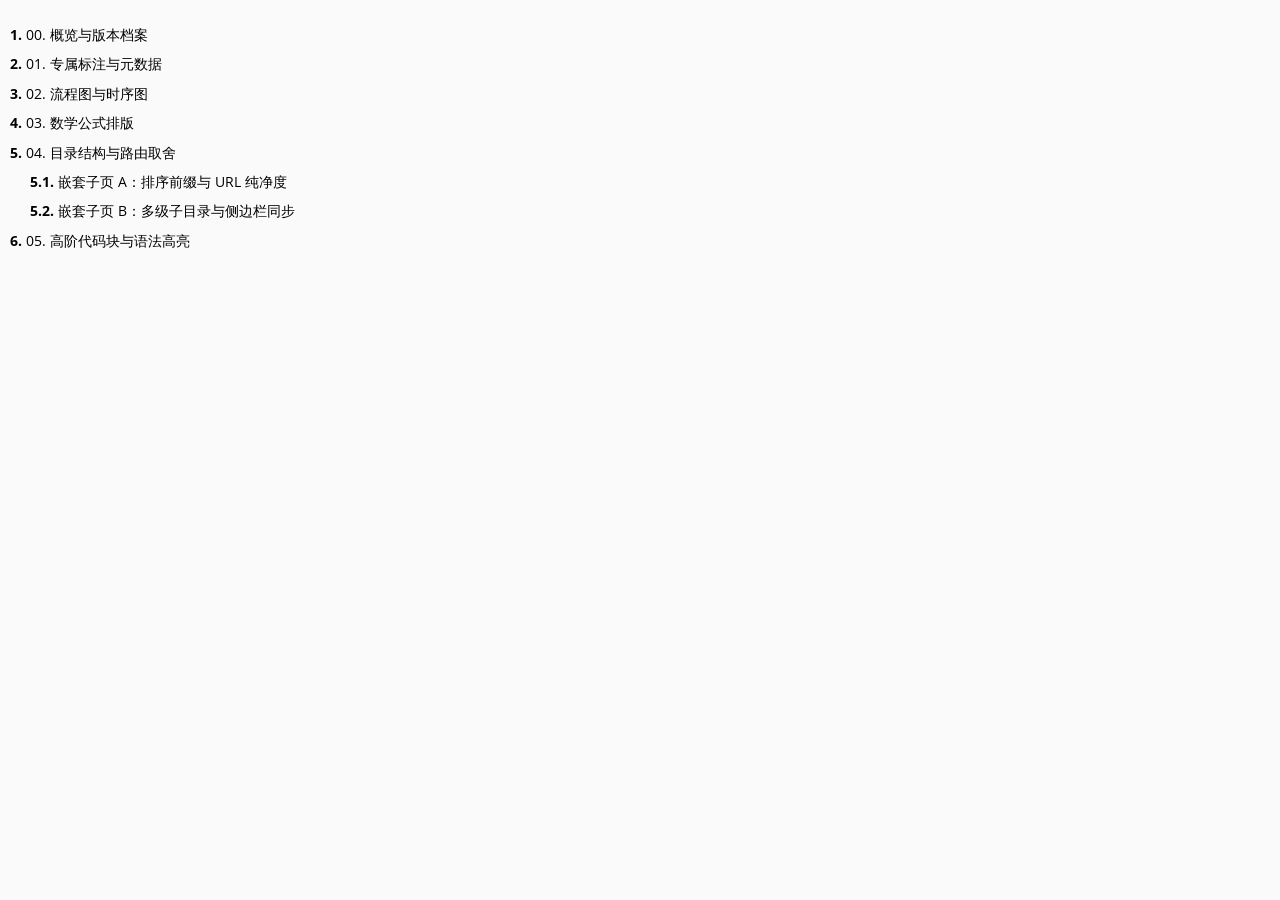
<file: toc.html>
<!DOCTYPE HTML>
<html lang="zh-CN" class="light" dir="ltr">
    <head>
        <!-- sidebar iframe generated using mdBook

        This is a frame, and not included directly in the page, to control the total size of the
        book. The TOC contains an entry for each page, so if each page includes a copy of the TOC,
        the total size of the page becomes O(n**2).

        The frame is only used as a fallback when JS is turned off. When it's on, the sidebar is
        instead added to the main page by `toc.js` instead. The JavaScript mode is better
        because, when running in a `file:///` URL, the iframed page would not be Same-Origin as
        the rest of the page, so the sidebar and the main page theme would fall out of sync.
        -->
        <meta charset="UTF-8">
        <meta name="robots" content="noindex">
        <!-- Custom HTML head -->
        <meta name="viewport" content="width=device-width, initial-scale=1">
        <meta name="theme-color" content="#ffffff">
        <link rel="stylesheet" href="css/variables-8adf115d.css">
        <link rel="stylesheet" href="css/general-e96d0476.css">
        <link rel="stylesheet" href="css/chrome-d279d366.css">
        <link rel="stylesheet" href="css/print-9e4910d8.css" media="print">
        <!-- Fonts -->
        <link rel="stylesheet" href="fonts/fonts-9644e21d.css">
        <!-- Custom theme stylesheets -->
        <link rel="stylesheet" href="theme/vendor/katex-c8154259.min.css">
        <link rel="stylesheet" href="theme/custom-3d88659b.css">
    </head>
    <body class="sidebar-iframe-inner">
        <ol class="chapter"><li class="chapter-item expanded "><span class="chapter-link-wrapper"><a href="index.html" target="_parent"><strong aria-hidden="true">1.</strong> 00. 概览与版本档案</a></span></li><li class="chapter-item expanded "><span class="chapter-link-wrapper"><a href="01-annotations.html" target="_parent"><strong aria-hidden="true">2.</strong> 01. 专属标注与元数据</a></span></li><li class="chapter-item expanded "><span class="chapter-link-wrapper"><a href="02-diagrams.html" target="_parent"><strong aria-hidden="true">3.</strong> 02. 流程图与时序图</a></span></li><li class="chapter-item expanded "><span class="chapter-link-wrapper"><a href="03-math.html" target="_parent"><strong aria-hidden="true">4.</strong> 03. 数学公式排版</a></span></li><li class="chapter-item expanded "><span class="chapter-link-wrapper"><a href="04-directory/index.html" target="_parent"><strong aria-hidden="true">5.</strong> 04. 目录结构与路由取舍</a></span><ol class="section"><li class="chapter-item expanded "><span class="chapter-link-wrapper"><a href="04-directory/nested/01-order-and-url.html" target="_parent"><strong aria-hidden="true">5.1.</strong> 嵌套子页 A：排序前缀与 URL 纯净度</a></span></li><li class="chapter-item expanded "><span class="chapter-link-wrapper"><a href="04-directory/nested/02-sidebar-sync.html" target="_parent"><strong aria-hidden="true">5.2.</strong> 嵌套子页 B：多级子目录与侧边栏同步</a></span></li></ol><li class="chapter-item expanded "><span class="chapter-link-wrapper"><a href="05-code-blocks.html" target="_parent"><strong aria-hidden="true">6.</strong> 05. 高阶代码块与语法高亮</a></span></li></ol>
    </body>
</html>
</file>
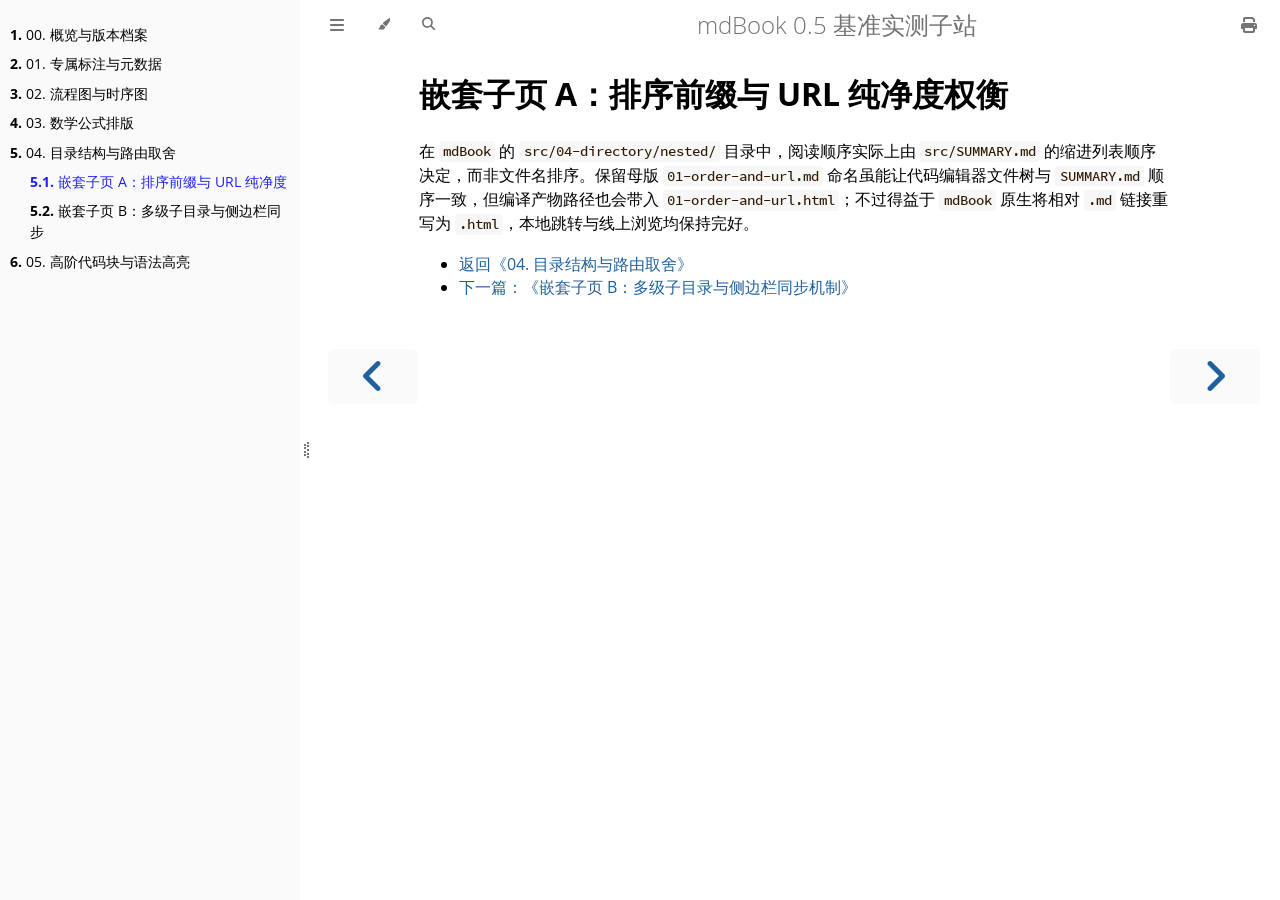
<file: 04-directory/nested/01-order-and-url.html>
<!DOCTYPE HTML>
<html lang="zh-CN" class="light sidebar-visible" dir="ltr">
    <head>
        <!-- Book generated using mdBook -->
        <meta charset="UTF-8">
        <title>嵌套子页 A：排序前缀与 URL 纯净度 - mdBook 0.5 基准实测子站</title>


        <!-- Custom HTML head -->

        <meta name="description" content="">
        <meta name="viewport" content="width=device-width, initial-scale=1">
        <meta name="theme-color" content="#ffffff">

        <link rel="icon" href="../../favicon-de23e50b.svg">
        <link rel="shortcut icon" href="../../favicon-8114d1fc.png">
        <link rel="stylesheet" href="../../css/variables-8adf115d.css">
        <link rel="stylesheet" href="../../css/general-e96d0476.css">
        <link rel="stylesheet" href="../../css/chrome-d279d366.css">
        <link rel="stylesheet" href="../../css/print-9e4910d8.css" media="print">

        <!-- Fonts -->
        <link rel="stylesheet" href="../../fonts/fonts-9644e21d.css">

        <!-- Highlight.js Stylesheets -->
        <link rel="stylesheet" id="mdbook-highlight-css" href="../../highlight-493f70e1.css">
        <link rel="stylesheet" id="mdbook-tomorrow-night-css" href="../../tomorrow-night-4c0ae647.css">
        <link rel="stylesheet" id="mdbook-ayu-highlight-css" href="../../ayu-highlight-3fdfc3ac.css">

        <!-- Custom theme stylesheets -->
        <link rel="stylesheet" href="../../theme/vendor/katex-c8154259.min.css">
        <link rel="stylesheet" href="../../theme/custom-3d88659b.css">


        <!-- Provide site root and default themes to javascript -->
        <script>
            const path_to_root = "../../";
            const default_light_theme = "light";
            const default_dark_theme = "navy";
            window.path_to_searchindex_js = "../../searchindex-2ac343bc.js";
        </script>
        <!-- Start loading toc.js asap -->
        <script src="../../toc-eea456a0.js"></script>
    </head>
    <body>
    <div id="mdbook-help-container">
        <div id="mdbook-help-popup">
            <h2 class="mdbook-help-title">Keyboard shortcuts</h2>
            <div>
                <p>Press <kbd>←</kbd> or <kbd>→</kbd> to navigate between chapters</p>
                <p>Press <kbd>S</kbd> or <kbd>/</kbd> to search in the book</p>
                <p>Press <kbd>?</kbd> to show this help</p>
                <p>Press <kbd>Esc</kbd> to hide this help</p>
            </div>
        </div>
    </div>
    <div id="mdbook-body-container">
        <!-- Work around some values being stored in localStorage wrapped in quotes -->
        <script>
            try {
                let theme = localStorage.getItem('mdbook-theme');
                let sidebar = localStorage.getItem('mdbook-sidebar');

                if (theme.startsWith('"') && theme.endsWith('"')) {
                    localStorage.setItem('mdbook-theme', theme.slice(1, theme.length - 1));
                }

                if (sidebar.startsWith('"') && sidebar.endsWith('"')) {
                    localStorage.setItem('mdbook-sidebar', sidebar.slice(1, sidebar.length - 1));
                }
            } catch (e) { }
        </script>

        <!-- Set the theme before any content is loaded, prevents flash -->
        <script>
            const default_theme = window.matchMedia("(prefers-color-scheme: dark)").matches ? default_dark_theme : default_light_theme;
            let theme;
            try { theme = localStorage.getItem('mdbook-theme'); } catch(e) { }
            if (theme === null || theme === undefined) { theme = default_theme; }
            const html = document.documentElement;
            html.classList.remove('light')
            html.classList.add(theme);
            html.classList.add("js");
        </script>

        <input type="checkbox" id="mdbook-sidebar-toggle-anchor" class="hidden">

        <!-- Hide / unhide sidebar before it is displayed -->
        <script>
            let sidebar = null;
            const sidebar_toggle = document.getElementById("mdbook-sidebar-toggle-anchor");
            if (document.body.clientWidth >= 1080) {
                try { sidebar = localStorage.getItem('mdbook-sidebar'); } catch(e) { }
                sidebar = sidebar || 'visible';
            } else {
                sidebar = 'hidden';
                sidebar_toggle.checked = false;
            }
            if (sidebar === 'visible') {
                sidebar_toggle.checked = true;
            } else {
                html.classList.remove('sidebar-visible');
            }
        </script>

        <nav id="mdbook-sidebar" class="sidebar" aria-label="Table of contents">
            <!-- populated by js -->
            <mdbook-sidebar-scrollbox class="sidebar-scrollbox"></mdbook-sidebar-scrollbox>
            <noscript>
                <iframe class="sidebar-iframe-outer" src="../../toc.html"></iframe>
            </noscript>
            <div id="mdbook-sidebar-resize-handle" class="sidebar-resize-handle">
                <div class="sidebar-resize-indicator"></div>
            </div>
        </nav>

        <div id="mdbook-page-wrapper" class="page-wrapper">

            <div class="page">
                <div id="mdbook-menu-bar-hover-placeholder"></div>
                <div id="mdbook-menu-bar" class="menu-bar sticky">
                    <div class="left-buttons">
                        <label id="mdbook-sidebar-toggle" class="icon-button" for="mdbook-sidebar-toggle-anchor" title="Toggle Table of Contents" aria-label="Toggle Table of Contents" aria-controls="mdbook-sidebar">
                            <span class=fa-svg><svg xmlns="http://www.w3.org/2000/svg" viewBox="0 0 448 512"><!--! Font Awesome Free 6.2.0 by @fontawesome - https://fontawesome.com License - https://fontawesome.com/license/free (Icons: CC BY 4.0, Fonts: SIL OFL 1.1, Code: MIT License) Copyright 2022 Fonticons, Inc. --><path d="M0 96C0 78.3 14.3 64 32 64H416c17.7 0 32 14.3 32 32s-14.3 32-32 32H32C14.3 128 0 113.7 0 96zM0 256c0-17.7 14.3-32 32-32H416c17.7 0 32 14.3 32 32s-14.3 32-32 32H32c-17.7 0-32-14.3-32-32zM448 416c0 17.7-14.3 32-32 32H32c-17.7 0-32-14.3-32-32s14.3-32 32-32H416c17.7 0 32 14.3 32 32z"/></svg></span>
                        </label>
                        <button id="mdbook-theme-toggle" class="icon-button" type="button" title="Change theme" aria-label="Change theme" aria-haspopup="true" aria-expanded="false" aria-controls="mdbook-theme-list">
                            <span class=fa-svg><svg xmlns="http://www.w3.org/2000/svg" viewBox="0 0 576 512"><!--! Font Awesome Free 6.2.0 by @fontawesome - https://fontawesome.com License - https://fontawesome.com/license/free (Icons: CC BY 4.0, Fonts: SIL OFL 1.1, Code: MIT License) Copyright 2022 Fonticons, Inc. --><path d="M371.3 367.1c27.3-3.9 51.9-19.4 67.2-42.9L600.2 74.1c12.6-19.5 9.4-45.3-7.6-61.2S549.7-4.4 531.1 9.6L294.4 187.2c-24 18-38.2 46.1-38.4 76.1L371.3 367.1zm-19.6 25.4l-116-104.4C175.9 290.3 128 339.6 128 400c0 3.9 .2 7.8 .6 11.6c1.8 17.5-10.2 36.4-27.8 36.4H96c-17.7 0-32 14.3-32 32s14.3 32 32 32H240c61.9 0 112-50.1 112-112c0-2.5-.1-5-.2-7.5z"/></svg></span>
                        </button>
                        <ul id="mdbook-theme-list" class="theme-popup" aria-label="Themes" role="menu">
                            <li role="none"><button role="menuitem" class="theme" id="mdbook-theme-default_theme">Auto</button></li>
                            <li role="none"><button role="menuitem" class="theme" id="mdbook-theme-light">Light</button></li>
                            <li role="none"><button role="menuitem" class="theme" id="mdbook-theme-rust">Rust</button></li>
                            <li role="none"><button role="menuitem" class="theme" id="mdbook-theme-coal">Coal</button></li>
                            <li role="none"><button role="menuitem" class="theme" id="mdbook-theme-navy">Navy</button></li>
                            <li role="none"><button role="menuitem" class="theme" id="mdbook-theme-ayu">Ayu</button></li>
                        </ul>
                        <button id="mdbook-search-toggle" class="icon-button" type="button" title="Search (`/`)" aria-label="Toggle Searchbar" aria-expanded="false" aria-keyshortcuts="/ s" aria-controls="mdbook-searchbar">
                            <span class=fa-svg><svg xmlns="http://www.w3.org/2000/svg" viewBox="0 0 512 512"><!--! Font Awesome Free 6.2.0 by @fontawesome - https://fontawesome.com License - https://fontawesome.com/license/free (Icons: CC BY 4.0, Fonts: SIL OFL 1.1, Code: MIT License) Copyright 2022 Fonticons, Inc. --><path d="M416 208c0 45.9-14.9 88.3-40 122.7L502.6 457.4c12.5 12.5 12.5 32.8 0 45.3s-32.8 12.5-45.3 0L330.7 376c-34.4 25.2-76.8 40-122.7 40C93.1 416 0 322.9 0 208S93.1 0 208 0S416 93.1 416 208zM208 352c79.5 0 144-64.5 144-144s-64.5-144-144-144S64 128.5 64 208s64.5 144 144 144z"/></svg></span>
                        </button>
                    </div>

                    <h1 class="menu-title">mdBook 0.5 基准实测子站</h1>

                    <div class="right-buttons">
                        <a href="../../print.html" title="Print this book" aria-label="Print this book">
                            <span class=fa-svg id="print-button"><svg xmlns="http://www.w3.org/2000/svg" viewBox="0 0 512 512"><!--! Font Awesome Free 6.2.0 by @fontawesome - https://fontawesome.com License - https://fontawesome.com/license/free (Icons: CC BY 4.0, Fonts: SIL OFL 1.1, Code: MIT License) Copyright 2022 Fonticons, Inc. --><path d="M128 0C92.7 0 64 28.7 64 64v96h64V64H354.7L384 93.3V160h64V93.3c0-17-6.7-33.3-18.7-45.3L400 18.7C388 6.7 371.7 0 354.7 0H128zM384 352v32 64H128V384 368 352H384zm64 32h32c17.7 0 32-14.3 32-32V256c0-35.3-28.7-64-64-64H64c-35.3 0-64 28.7-64 64v96c0 17.7 14.3 32 32 32H64v64c0 35.3 28.7 64 64 64H384c35.3 0 64-28.7 64-64V384zm-16-88c-13.3 0-24-10.7-24-24s10.7-24 24-24s24 10.7 24 24s-10.7 24-24 24z"/></svg></span>
                        </a>

                    </div>
                </div>

                <div id="mdbook-search-wrapper" class="hidden">
                    <form id="mdbook-searchbar-outer" class="searchbar-outer">
                        <div class="search-wrapper">
                            <input type="search" id="mdbook-searchbar" name="searchbar" placeholder="Search this book ..." aria-controls="mdbook-searchresults-outer" aria-describedby="searchresults-header">
                            <div class="spinner-wrapper">
                                <span class=fa-svg id="fa-spin"><svg xmlns="http://www.w3.org/2000/svg" viewBox="0 0 512 512"><!--! Font Awesome Free 6.2.0 by @fontawesome - https://fontawesome.com License - https://fontawesome.com/license/free (Icons: CC BY 4.0, Fonts: SIL OFL 1.1, Code: MIT License) Copyright 2022 Fonticons, Inc. --><path d="M304 48c0-26.5-21.5-48-48-48s-48 21.5-48 48s21.5 48 48 48s48-21.5 48-48zm0 416c0-26.5-21.5-48-48-48s-48 21.5-48 48s21.5 48 48 48s48-21.5 48-48zM48 304c26.5 0 48-21.5 48-48s-21.5-48-48-48s-48 21.5-48 48s21.5 48 48 48zm464-48c0-26.5-21.5-48-48-48s-48 21.5-48 48s21.5 48 48 48s48-21.5 48-48zM142.9 437c18.7-18.7 18.7-49.1 0-67.9s-49.1-18.7-67.9 0s-18.7 49.1 0 67.9s49.1 18.7 67.9 0zm0-294.2c18.7-18.7 18.7-49.1 0-67.9S93.7 56.2 75 75s-18.7 49.1 0 67.9s49.1 18.7 67.9 0zM369.1 437c18.7 18.7 49.1 18.7 67.9 0s18.7-49.1 0-67.9s-49.1-18.7-67.9 0s-18.7 49.1 0 67.9z"/></svg></span>
                            </div>
                        </div>
                    </form>
                    <div id="mdbook-searchresults-outer" class="searchresults-outer hidden">
                        <div id="mdbook-searchresults-header" class="searchresults-header"></div>
                        <ul id="mdbook-searchresults">
                        </ul>
                    </div>
                </div>

                <!-- Apply ARIA attributes after the sidebar and the sidebar toggle button are added to the DOM -->
                <script>
                    document.getElementById('mdbook-sidebar-toggle').setAttribute('aria-expanded', sidebar === 'visible');
                    document.getElementById('mdbook-sidebar').setAttribute('aria-hidden', sidebar !== 'visible');
                    Array.from(document.querySelectorAll('#mdbook-sidebar a')).forEach(function(link) {
                        link.setAttribute('tabIndex', sidebar === 'visible' ? 0 : -1);
                    });
                </script>

                <div id="mdbook-content" class="content">
                    <main>
                        <h1 id="嵌套子页-a排序前缀与-url-纯净度权衡"><a class="header" href="#嵌套子页-a排序前缀与-url-纯净度权衡">嵌套子页 A：排序前缀与 URL 纯净度权衡</a></h1>
<p>在 <code>mdBook</code> 的 <code>src/04-directory/nested/</code> 目录中，阅读顺序实际上由 <code>src/SUMMARY.md</code> 的缩进列表顺序决定，而非文件名排序。保留母版 <code>01-order-and-url.md</code> 命名虽能让代码编辑器文件树与 <code>SUMMARY.md</code> 顺序一致，但编译产物路径也会带入 <code>01-order-and-url.html</code>；不过得益于 <code>mdBook</code> 原生将相对 <code>.md</code> 链接重写为 <code>.html</code>，本地跳转与线上浏览均保持完好。</p>
<ul>
<li><a href="../index.html">返回《04. 目录结构与路由取舍》</a></li>
<li><a href="./02-sidebar-sync.html">下一篇：《嵌套子页 B：多级子目录与侧边栏同步机制》</a></li>
</ul>

                    </main>

                    <nav class="nav-wrapper" aria-label="Page navigation">
                        <!-- Mobile navigation buttons -->
                            <a rel="prev" href="../../04-directory/index.html" class="mobile-nav-chapters previous" title="Previous chapter" aria-label="Previous chapter" aria-keyshortcuts="Left">
                                <span class=fa-svg><svg xmlns="http://www.w3.org/2000/svg" viewBox="0 0 320 512"><!--! Font Awesome Free 6.2.0 by @fontawesome - https://fontawesome.com License - https://fontawesome.com/license/free (Icons: CC BY 4.0, Fonts: SIL OFL 1.1, Code: MIT License) Copyright 2022 Fonticons, Inc. --><path d="M41.4 233.4c-12.5 12.5-12.5 32.8 0 45.3l160 160c12.5 12.5 32.8 12.5 45.3 0s12.5-32.8 0-45.3L109.3 256 246.6 118.6c12.5-12.5 12.5-32.8 0-45.3s-32.8-12.5-45.3 0l-160 160z"/></svg></span>
                            </a>

                            <a rel="next prefetch" href="../../04-directory/nested/02-sidebar-sync.html" class="mobile-nav-chapters next" title="Next chapter" aria-label="Next chapter" aria-keyshortcuts="Right">
                                <span class=fa-svg><svg xmlns="http://www.w3.org/2000/svg" viewBox="0 0 320 512"><!--! Font Awesome Free 6.2.0 by @fontawesome - https://fontawesome.com License - https://fontawesome.com/license/free (Icons: CC BY 4.0, Fonts: SIL OFL 1.1, Code: MIT License) Copyright 2022 Fonticons, Inc. --><path d="M278.6 233.4c12.5 12.5 12.5 32.8 0 45.3l-160 160c-12.5 12.5-32.8 12.5-45.3 0s-12.5-32.8 0-45.3L210.7 256 73.4 118.6c-12.5-12.5-12.5-32.8 0-45.3s32.8-12.5 45.3 0l160 160z"/></svg></span>
                            </a>

                        <div style="clear: both"></div>
                    </nav>
                </div>
            </div>

            <nav class="nav-wide-wrapper" aria-label="Page navigation">
                    <a rel="prev" href="../../04-directory/index.html" class="nav-chapters previous" title="Previous chapter" aria-label="Previous chapter" aria-keyshortcuts="Left">
                        <span class=fa-svg><svg xmlns="http://www.w3.org/2000/svg" viewBox="0 0 320 512"><!--! Font Awesome Free 6.2.0 by @fontawesome - https://fontawesome.com License - https://fontawesome.com/license/free (Icons: CC BY 4.0, Fonts: SIL OFL 1.1, Code: MIT License) Copyright 2022 Fonticons, Inc. --><path d="M41.4 233.4c-12.5 12.5-12.5 32.8 0 45.3l160 160c12.5 12.5 32.8 12.5 45.3 0s12.5-32.8 0-45.3L109.3 256 246.6 118.6c12.5-12.5 12.5-32.8 0-45.3s-32.8-12.5-45.3 0l-160 160z"/></svg></span>
                    </a>

                    <a rel="next prefetch" href="../../04-directory/nested/02-sidebar-sync.html" class="nav-chapters next" title="Next chapter" aria-label="Next chapter" aria-keyshortcuts="Right">
                        <span class=fa-svg><svg xmlns="http://www.w3.org/2000/svg" viewBox="0 0 320 512"><!--! Font Awesome Free 6.2.0 by @fontawesome - https://fontawesome.com License - https://fontawesome.com/license/free (Icons: CC BY 4.0, Fonts: SIL OFL 1.1, Code: MIT License) Copyright 2022 Fonticons, Inc. --><path d="M278.6 233.4c12.5 12.5 12.5 32.8 0 45.3l-160 160c-12.5 12.5-32.8 12.5-45.3 0s-12.5-32.8 0-45.3L210.7 256 73.4 118.6c-12.5-12.5-12.5-32.8 0-45.3s32.8-12.5 45.3 0l160 160z"/></svg></span>
                    </a>
            </nav>

        </div>

        <template id=fa-eye><span class=fa-svg><svg xmlns="http://www.w3.org/2000/svg" viewBox="0 0 576 512"><!--! Font Awesome Free 6.2.0 by @fontawesome - https://fontawesome.com License - https://fontawesome.com/license/free (Icons: CC BY 4.0, Fonts: SIL OFL 1.1, Code: MIT License) Copyright 2022 Fonticons, Inc. --><path d="M288 32c-80.8 0-145.5 36.8-192.6 80.6C48.6 156 17.3 208 2.5 243.7c-3.3 7.9-3.3 16.7 0 24.6C17.3 304 48.6 356 95.4 399.4C142.5 443.2 207.2 480 288 480s145.5-36.8 192.6-80.6c46.8-43.5 78.1-95.4 93-131.1c3.3-7.9 3.3-16.7 0-24.6c-14.9-35.7-46.2-87.7-93-131.1C433.5 68.8 368.8 32 288 32zM432 256c0 79.5-64.5 144-144 144s-144-64.5-144-144s64.5-144 144-144s144 64.5 144 144zM288 192c0 35.3-28.7 64-64 64c-11.5 0-22.3-3-31.6-8.4c-.2 2.8-.4 5.5-.4 8.4c0 53 43 96 96 96s96-43 96-96s-43-96-96-96c-2.8 0-5.6 .1-8.4 .4c5.3 9.3 8.4 20.1 8.4 31.6z"/></svg></span></template>
        <template id=fa-eye-slash><span class=fa-svg><svg xmlns="http://www.w3.org/2000/svg" viewBox="0 0 640 512"><!--! Font Awesome Free 6.2.0 by @fontawesome - https://fontawesome.com License - https://fontawesome.com/license/free (Icons: CC BY 4.0, Fonts: SIL OFL 1.1, Code: MIT License) Copyright 2022 Fonticons, Inc. --><path d="M38.8 5.1C28.4-3.1 13.3-1.2 5.1 9.2S-1.2 34.7 9.2 42.9l592 464c10.4 8.2 25.5 6.3 33.7-4.1s6.3-25.5-4.1-33.7L525.6 386.7c39.6-40.6 66.4-86.1 79.9-118.4c3.3-7.9 3.3-16.7 0-24.6c-14.9-35.7-46.2-87.7-93-131.1C465.5 68.8 400.8 32 320 32c-68.2 0-125 26.3-169.3 60.8L38.8 5.1zM223.1 149.5C248.6 126.2 282.7 112 320 112c79.5 0 144 64.5 144 144c0 24.9-6.3 48.3-17.4 68.7L408 294.5c5.2-11.8 8-24.8 8-38.5c0-53-43-96-96-96c-2.8 0-5.6 .1-8.4 .4c5.3 9.3 8.4 20.1 8.4 31.6c0 10.2-2.4 19.8-6.6 28.3l-90.3-70.8zm223.1 298L373 389.9c-16.4 6.5-34.3 10.1-53 10.1c-79.5 0-144-64.5-144-144c0-6.9 .5-13.6 1.4-20.2L83.1 161.5C60.3 191.2 44 220.8 34.5 243.7c-3.3 7.9-3.3 16.7 0 24.6c14.9 35.7 46.2 87.7 93 131.1C174.5 443.2 239.2 480 320 480c47.8 0 89.9-12.9 126.2-32.5z"/></svg></span></template>
        <template id=fa-copy><span class=fa-svg><svg xmlns="http://www.w3.org/2000/svg" viewBox="0 0 512 512"><!--! Font Awesome Free 6.2.0 by @fontawesome - https://fontawesome.com License - https://fontawesome.com/license/free (Icons: CC BY 4.0, Fonts: SIL OFL 1.1, Code: MIT License) Copyright 2022 Fonticons, Inc. --><path d="M502.6 70.63l-61.25-61.25C435.4 3.371 427.2 0 418.7 0H255.1c-35.35 0-64 28.66-64 64l.0195 256C192 355.4 220.7 384 256 384h192c35.2 0 64-28.8 64-64V93.25C512 84.77 508.6 76.63 502.6 70.63zM464 320c0 8.836-7.164 16-16 16H255.1c-8.838 0-16-7.164-16-16L239.1 64.13c0-8.836 7.164-16 16-16h128L384 96c0 17.67 14.33 32 32 32h47.1V320zM272 448c0 8.836-7.164 16-16 16H63.1c-8.838 0-16-7.164-16-16L47.98 192.1c0-8.836 7.164-16 16-16H160V128H63.99c-35.35 0-64 28.65-64 64l.0098 256C.002 483.3 28.66 512 64 512h192c35.2 0 64-28.8 64-64v-32h-47.1L272 448z"/></svg></span></template>
        <template id=fa-play><span class=fa-svg><svg xmlns="http://www.w3.org/2000/svg" viewBox="0 0 384 512"><!--! Font Awesome Free 6.2.0 by @fontawesome - https://fontawesome.com License - https://fontawesome.com/license/free (Icons: CC BY 4.0, Fonts: SIL OFL 1.1, Code: MIT License) Copyright 2022 Fonticons, Inc. --><path d="M73 39c-14.8-9.1-33.4-9.4-48.5-.9S0 62.6 0 80V432c0 17.4 9.4 33.4 24.5 41.9s33.7 8.1 48.5-.9L361 297c14.3-8.7 23-24.2 23-41s-8.7-32.2-23-41L73 39z"/></svg></span></template>
        <template id=fa-clock-rotate-left><span class=fa-svg><svg xmlns="http://www.w3.org/2000/svg" viewBox="0 0 512 512"><!--! Font Awesome Free 6.2.0 by @fontawesome - https://fontawesome.com License - https://fontawesome.com/license/free (Icons: CC BY 4.0, Fonts: SIL OFL 1.1, Code: MIT License) Copyright 2022 Fonticons, Inc. --><path d="M75 75L41 41C25.9 25.9 0 36.6 0 57.9V168c0 13.3 10.7 24 24 24H134.1c21.4 0 32.1-25.9 17-41l-30.8-30.8C155 85.5 203 64 256 64c106 0 192 86 192 192s-86 192-192 192c-40.8 0-78.6-12.7-109.7-34.4c-14.5-10.1-34.4-6.6-44.6 7.9s-6.6 34.4 7.9 44.6C151.2 495 201.7 512 256 512c141.4 0 256-114.6 256-256S397.4 0 256 0C185.3 0 121.3 28.7 75 75zm181 53c-13.3 0-24 10.7-24 24V256c0 6.4 2.5 12.5 7 17l72 72c9.4 9.4 24.6 9.4 33.9 0s9.4-24.6 0-33.9l-65-65V152c0-13.3-10.7-24-24-24z"/></svg></span></template>



        <script>
            window.playground_copyable = true;
        </script>


        <script src="../../elasticlunr-ef4e11c1.min.js"></script>
        <script src="../../mark-09e88c2c.min.js"></script>
        <script src="../../searcher-09f2665d.js"></script>

        <script src="../../clipboard-1626706a.min.js"></script>
        <script src="../../highlight-abc7f01d.js"></script>
        <script src="../../book-609e4cb8.js"></script>

        <!-- Custom JS scripts -->
        <script src="../../theme/vendor/katex-fa140498.min.js"></script>
        <script src="../../theme/vendor/auto-render-e5372d19.min.js"></script>
        <script src="../../theme/vendor/mermaid-336df803.min.js"></script>
        <script src="../../theme/init-63aafe91.js"></script>



    </div>
    </body>
</html>
</file>
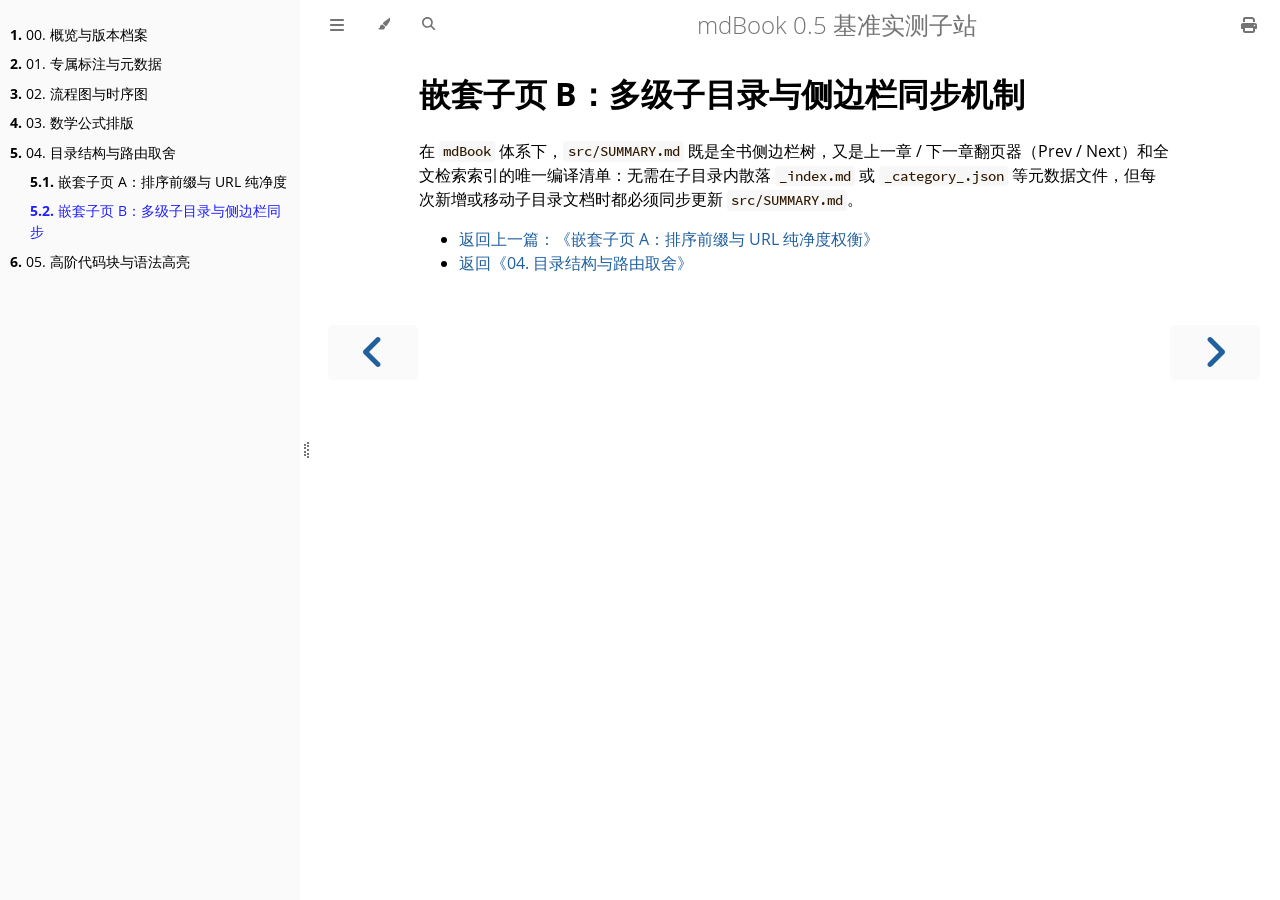
<file: 04-directory/nested/02-sidebar-sync.html>
<!DOCTYPE HTML>
<html lang="zh-CN" class="light sidebar-visible" dir="ltr">
    <head>
        <!-- Book generated using mdBook -->
        <meta charset="UTF-8">
        <title>嵌套子页 B：多级子目录与侧边栏同步 - mdBook 0.5 基准实测子站</title>


        <!-- Custom HTML head -->

        <meta name="description" content="">
        <meta name="viewport" content="width=device-width, initial-scale=1">
        <meta name="theme-color" content="#ffffff">

        <link rel="icon" href="../../favicon-de23e50b.svg">
        <link rel="shortcut icon" href="../../favicon-8114d1fc.png">
        <link rel="stylesheet" href="../../css/variables-8adf115d.css">
        <link rel="stylesheet" href="../../css/general-e96d0476.css">
        <link rel="stylesheet" href="../../css/chrome-d279d366.css">
        <link rel="stylesheet" href="../../css/print-9e4910d8.css" media="print">

        <!-- Fonts -->
        <link rel="stylesheet" href="../../fonts/fonts-9644e21d.css">

        <!-- Highlight.js Stylesheets -->
        <link rel="stylesheet" id="mdbook-highlight-css" href="../../highlight-493f70e1.css">
        <link rel="stylesheet" id="mdbook-tomorrow-night-css" href="../../tomorrow-night-4c0ae647.css">
        <link rel="stylesheet" id="mdbook-ayu-highlight-css" href="../../ayu-highlight-3fdfc3ac.css">

        <!-- Custom theme stylesheets -->
        <link rel="stylesheet" href="../../theme/vendor/katex-c8154259.min.css">
        <link rel="stylesheet" href="../../theme/custom-3d88659b.css">


        <!-- Provide site root and default themes to javascript -->
        <script>
            const path_to_root = "../../";
            const default_light_theme = "light";
            const default_dark_theme = "navy";
            window.path_to_searchindex_js = "../../searchindex-2ac343bc.js";
        </script>
        <!-- Start loading toc.js asap -->
        <script src="../../toc-eea456a0.js"></script>
    </head>
    <body>
    <div id="mdbook-help-container">
        <div id="mdbook-help-popup">
            <h2 class="mdbook-help-title">Keyboard shortcuts</h2>
            <div>
                <p>Press <kbd>←</kbd> or <kbd>→</kbd> to navigate between chapters</p>
                <p>Press <kbd>S</kbd> or <kbd>/</kbd> to search in the book</p>
                <p>Press <kbd>?</kbd> to show this help</p>
                <p>Press <kbd>Esc</kbd> to hide this help</p>
            </div>
        </div>
    </div>
    <div id="mdbook-body-container">
        <!-- Work around some values being stored in localStorage wrapped in quotes -->
        <script>
            try {
                let theme = localStorage.getItem('mdbook-theme');
                let sidebar = localStorage.getItem('mdbook-sidebar');

                if (theme.startsWith('"') && theme.endsWith('"')) {
                    localStorage.setItem('mdbook-theme', theme.slice(1, theme.length - 1));
                }

                if (sidebar.startsWith('"') && sidebar.endsWith('"')) {
                    localStorage.setItem('mdbook-sidebar', sidebar.slice(1, sidebar.length - 1));
                }
            } catch (e) { }
        </script>

        <!-- Set the theme before any content is loaded, prevents flash -->
        <script>
            const default_theme = window.matchMedia("(prefers-color-scheme: dark)").matches ? default_dark_theme : default_light_theme;
            let theme;
            try { theme = localStorage.getItem('mdbook-theme'); } catch(e) { }
            if (theme === null || theme === undefined) { theme = default_theme; }
            const html = document.documentElement;
            html.classList.remove('light')
            html.classList.add(theme);
            html.classList.add("js");
        </script>

        <input type="checkbox" id="mdbook-sidebar-toggle-anchor" class="hidden">

        <!-- Hide / unhide sidebar before it is displayed -->
        <script>
            let sidebar = null;
            const sidebar_toggle = document.getElementById("mdbook-sidebar-toggle-anchor");
            if (document.body.clientWidth >= 1080) {
                try { sidebar = localStorage.getItem('mdbook-sidebar'); } catch(e) { }
                sidebar = sidebar || 'visible';
            } else {
                sidebar = 'hidden';
                sidebar_toggle.checked = false;
            }
            if (sidebar === 'visible') {
                sidebar_toggle.checked = true;
            } else {
                html.classList.remove('sidebar-visible');
            }
        </script>

        <nav id="mdbook-sidebar" class="sidebar" aria-label="Table of contents">
            <!-- populated by js -->
            <mdbook-sidebar-scrollbox class="sidebar-scrollbox"></mdbook-sidebar-scrollbox>
            <noscript>
                <iframe class="sidebar-iframe-outer" src="../../toc.html"></iframe>
            </noscript>
            <div id="mdbook-sidebar-resize-handle" class="sidebar-resize-handle">
                <div class="sidebar-resize-indicator"></div>
            </div>
        </nav>

        <div id="mdbook-page-wrapper" class="page-wrapper">

            <div class="page">
                <div id="mdbook-menu-bar-hover-placeholder"></div>
                <div id="mdbook-menu-bar" class="menu-bar sticky">
                    <div class="left-buttons">
                        <label id="mdbook-sidebar-toggle" class="icon-button" for="mdbook-sidebar-toggle-anchor" title="Toggle Table of Contents" aria-label="Toggle Table of Contents" aria-controls="mdbook-sidebar">
                            <span class=fa-svg><svg xmlns="http://www.w3.org/2000/svg" viewBox="0 0 448 512"><!--! Font Awesome Free 6.2.0 by @fontawesome - https://fontawesome.com License - https://fontawesome.com/license/free (Icons: CC BY 4.0, Fonts: SIL OFL 1.1, Code: MIT License) Copyright 2022 Fonticons, Inc. --><path d="M0 96C0 78.3 14.3 64 32 64H416c17.7 0 32 14.3 32 32s-14.3 32-32 32H32C14.3 128 0 113.7 0 96zM0 256c0-17.7 14.3-32 32-32H416c17.7 0 32 14.3 32 32s-14.3 32-32 32H32c-17.7 0-32-14.3-32-32zM448 416c0 17.7-14.3 32-32 32H32c-17.7 0-32-14.3-32-32s14.3-32 32-32H416c17.7 0 32 14.3 32 32z"/></svg></span>
                        </label>
                        <button id="mdbook-theme-toggle" class="icon-button" type="button" title="Change theme" aria-label="Change theme" aria-haspopup="true" aria-expanded="false" aria-controls="mdbook-theme-list">
                            <span class=fa-svg><svg xmlns="http://www.w3.org/2000/svg" viewBox="0 0 576 512"><!--! Font Awesome Free 6.2.0 by @fontawesome - https://fontawesome.com License - https://fontawesome.com/license/free (Icons: CC BY 4.0, Fonts: SIL OFL 1.1, Code: MIT License) Copyright 2022 Fonticons, Inc. --><path d="M371.3 367.1c27.3-3.9 51.9-19.4 67.2-42.9L600.2 74.1c12.6-19.5 9.4-45.3-7.6-61.2S549.7-4.4 531.1 9.6L294.4 187.2c-24 18-38.2 46.1-38.4 76.1L371.3 367.1zm-19.6 25.4l-116-104.4C175.9 290.3 128 339.6 128 400c0 3.9 .2 7.8 .6 11.6c1.8 17.5-10.2 36.4-27.8 36.4H96c-17.7 0-32 14.3-32 32s14.3 32 32 32H240c61.9 0 112-50.1 112-112c0-2.5-.1-5-.2-7.5z"/></svg></span>
                        </button>
                        <ul id="mdbook-theme-list" class="theme-popup" aria-label="Themes" role="menu">
                            <li role="none"><button role="menuitem" class="theme" id="mdbook-theme-default_theme">Auto</button></li>
                            <li role="none"><button role="menuitem" class="theme" id="mdbook-theme-light">Light</button></li>
                            <li role="none"><button role="menuitem" class="theme" id="mdbook-theme-rust">Rust</button></li>
                            <li role="none"><button role="menuitem" class="theme" id="mdbook-theme-coal">Coal</button></li>
                            <li role="none"><button role="menuitem" class="theme" id="mdbook-theme-navy">Navy</button></li>
                            <li role="none"><button role="menuitem" class="theme" id="mdbook-theme-ayu">Ayu</button></li>
                        </ul>
                        <button id="mdbook-search-toggle" class="icon-button" type="button" title="Search (`/`)" aria-label="Toggle Searchbar" aria-expanded="false" aria-keyshortcuts="/ s" aria-controls="mdbook-searchbar">
                            <span class=fa-svg><svg xmlns="http://www.w3.org/2000/svg" viewBox="0 0 512 512"><!--! Font Awesome Free 6.2.0 by @fontawesome - https://fontawesome.com License - https://fontawesome.com/license/free (Icons: CC BY 4.0, Fonts: SIL OFL 1.1, Code: MIT License) Copyright 2022 Fonticons, Inc. --><path d="M416 208c0 45.9-14.9 88.3-40 122.7L502.6 457.4c12.5 12.5 12.5 32.8 0 45.3s-32.8 12.5-45.3 0L330.7 376c-34.4 25.2-76.8 40-122.7 40C93.1 416 0 322.9 0 208S93.1 0 208 0S416 93.1 416 208zM208 352c79.5 0 144-64.5 144-144s-64.5-144-144-144S64 128.5 64 208s64.5 144 144 144z"/></svg></span>
                        </button>
                    </div>

                    <h1 class="menu-title">mdBook 0.5 基准实测子站</h1>

                    <div class="right-buttons">
                        <a href="../../print.html" title="Print this book" aria-label="Print this book">
                            <span class=fa-svg id="print-button"><svg xmlns="http://www.w3.org/2000/svg" viewBox="0 0 512 512"><!--! Font Awesome Free 6.2.0 by @fontawesome - https://fontawesome.com License - https://fontawesome.com/license/free (Icons: CC BY 4.0, Fonts: SIL OFL 1.1, Code: MIT License) Copyright 2022 Fonticons, Inc. --><path d="M128 0C92.7 0 64 28.7 64 64v96h64V64H354.7L384 93.3V160h64V93.3c0-17-6.7-33.3-18.7-45.3L400 18.7C388 6.7 371.7 0 354.7 0H128zM384 352v32 64H128V384 368 352H384zm64 32h32c17.7 0 32-14.3 32-32V256c0-35.3-28.7-64-64-64H64c-35.3 0-64 28.7-64 64v96c0 17.7 14.3 32 32 32H64v64c0 35.3 28.7 64 64 64H384c35.3 0 64-28.7 64-64V384zm-16-88c-13.3 0-24-10.7-24-24s10.7-24 24-24s24 10.7 24 24s-10.7 24-24 24z"/></svg></span>
                        </a>

                    </div>
                </div>

                <div id="mdbook-search-wrapper" class="hidden">
                    <form id="mdbook-searchbar-outer" class="searchbar-outer">
                        <div class="search-wrapper">
                            <input type="search" id="mdbook-searchbar" name="searchbar" placeholder="Search this book ..." aria-controls="mdbook-searchresults-outer" aria-describedby="searchresults-header">
                            <div class="spinner-wrapper">
                                <span class=fa-svg id="fa-spin"><svg xmlns="http://www.w3.org/2000/svg" viewBox="0 0 512 512"><!--! Font Awesome Free 6.2.0 by @fontawesome - https://fontawesome.com License - https://fontawesome.com/license/free (Icons: CC BY 4.0, Fonts: SIL OFL 1.1, Code: MIT License) Copyright 2022 Fonticons, Inc. --><path d="M304 48c0-26.5-21.5-48-48-48s-48 21.5-48 48s21.5 48 48 48s48-21.5 48-48zm0 416c0-26.5-21.5-48-48-48s-48 21.5-48 48s21.5 48 48 48s48-21.5 48-48zM48 304c26.5 0 48-21.5 48-48s-21.5-48-48-48s-48 21.5-48 48s21.5 48 48 48zm464-48c0-26.5-21.5-48-48-48s-48 21.5-48 48s21.5 48 48 48s48-21.5 48-48zM142.9 437c18.7-18.7 18.7-49.1 0-67.9s-49.1-18.7-67.9 0s-18.7 49.1 0 67.9s49.1 18.7 67.9 0zm0-294.2c18.7-18.7 18.7-49.1 0-67.9S93.7 56.2 75 75s-18.7 49.1 0 67.9s49.1 18.7 67.9 0zM369.1 437c18.7 18.7 49.1 18.7 67.9 0s18.7-49.1 0-67.9s-49.1-18.7-67.9 0s-18.7 49.1 0 67.9z"/></svg></span>
                            </div>
                        </div>
                    </form>
                    <div id="mdbook-searchresults-outer" class="searchresults-outer hidden">
                        <div id="mdbook-searchresults-header" class="searchresults-header"></div>
                        <ul id="mdbook-searchresults">
                        </ul>
                    </div>
                </div>

                <!-- Apply ARIA attributes after the sidebar and the sidebar toggle button are added to the DOM -->
                <script>
                    document.getElementById('mdbook-sidebar-toggle').setAttribute('aria-expanded', sidebar === 'visible');
                    document.getElementById('mdbook-sidebar').setAttribute('aria-hidden', sidebar !== 'visible');
                    Array.from(document.querySelectorAll('#mdbook-sidebar a')).forEach(function(link) {
                        link.setAttribute('tabIndex', sidebar === 'visible' ? 0 : -1);
                    });
                </script>

                <div id="mdbook-content" class="content">
                    <main>
                        <h1 id="嵌套子页-b多级子目录与侧边栏同步机制"><a class="header" href="#嵌套子页-b多级子目录与侧边栏同步机制">嵌套子页 B：多级子目录与侧边栏同步机制</a></h1>
<p>在 <code>mdBook</code> 体系下，<code>src/SUMMARY.md</code> 既是全书侧边栏树，又是上一章 / 下一章翻页器（Prev / Next）和全文检索索引的唯一编译清单：无需在子目录内散落 <code>_index.md</code> 或 <code>_category_.json</code> 等元数据文件，但每次新增或移动子目录文档时都必须同步更新 <code>src/SUMMARY.md</code>。</p>
<ul>
<li><a href="./01-order-and-url.html">返回上一篇：《嵌套子页 A：排序前缀与 URL 纯净度权衡》</a></li>
<li><a href="../index.html">返回《04. 目录结构与路由取舍》</a></li>
</ul>

                    </main>

                    <nav class="nav-wrapper" aria-label="Page navigation">
                        <!-- Mobile navigation buttons -->
                            <a rel="prev" href="../../04-directory/nested/01-order-and-url.html" class="mobile-nav-chapters previous" title="Previous chapter" aria-label="Previous chapter" aria-keyshortcuts="Left">
                                <span class=fa-svg><svg xmlns="http://www.w3.org/2000/svg" viewBox="0 0 320 512"><!--! Font Awesome Free 6.2.0 by @fontawesome - https://fontawesome.com License - https://fontawesome.com/license/free (Icons: CC BY 4.0, Fonts: SIL OFL 1.1, Code: MIT License) Copyright 2022 Fonticons, Inc. --><path d="M41.4 233.4c-12.5 12.5-12.5 32.8 0 45.3l160 160c12.5 12.5 32.8 12.5 45.3 0s12.5-32.8 0-45.3L109.3 256 246.6 118.6c12.5-12.5 12.5-32.8 0-45.3s-32.8-12.5-45.3 0l-160 160z"/></svg></span>
                            </a>

                            <a rel="next prefetch" href="../../05-code-blocks.html" class="mobile-nav-chapters next" title="Next chapter" aria-label="Next chapter" aria-keyshortcuts="Right">
                                <span class=fa-svg><svg xmlns="http://www.w3.org/2000/svg" viewBox="0 0 320 512"><!--! Font Awesome Free 6.2.0 by @fontawesome - https://fontawesome.com License - https://fontawesome.com/license/free (Icons: CC BY 4.0, Fonts: SIL OFL 1.1, Code: MIT License) Copyright 2022 Fonticons, Inc. --><path d="M278.6 233.4c12.5 12.5 12.5 32.8 0 45.3l-160 160c-12.5 12.5-32.8 12.5-45.3 0s-12.5-32.8 0-45.3L210.7 256 73.4 118.6c-12.5-12.5-12.5-32.8 0-45.3s32.8-12.5 45.3 0l160 160z"/></svg></span>
                            </a>

                        <div style="clear: both"></div>
                    </nav>
                </div>
            </div>

            <nav class="nav-wide-wrapper" aria-label="Page navigation">
                    <a rel="prev" href="../../04-directory/nested/01-order-and-url.html" class="nav-chapters previous" title="Previous chapter" aria-label="Previous chapter" aria-keyshortcuts="Left">
                        <span class=fa-svg><svg xmlns="http://www.w3.org/2000/svg" viewBox="0 0 320 512"><!--! Font Awesome Free 6.2.0 by @fontawesome - https://fontawesome.com License - https://fontawesome.com/license/free (Icons: CC BY 4.0, Fonts: SIL OFL 1.1, Code: MIT License) Copyright 2022 Fonticons, Inc. --><path d="M41.4 233.4c-12.5 12.5-12.5 32.8 0 45.3l160 160c12.5 12.5 32.8 12.5 45.3 0s12.5-32.8 0-45.3L109.3 256 246.6 118.6c12.5-12.5 12.5-32.8 0-45.3s-32.8-12.5-45.3 0l-160 160z"/></svg></span>
                    </a>

                    <a rel="next prefetch" href="../../05-code-blocks.html" class="nav-chapters next" title="Next chapter" aria-label="Next chapter" aria-keyshortcuts="Right">
                        <span class=fa-svg><svg xmlns="http://www.w3.org/2000/svg" viewBox="0 0 320 512"><!--! Font Awesome Free 6.2.0 by @fontawesome - https://fontawesome.com License - https://fontawesome.com/license/free (Icons: CC BY 4.0, Fonts: SIL OFL 1.1, Code: MIT License) Copyright 2022 Fonticons, Inc. --><path d="M278.6 233.4c12.5 12.5 12.5 32.8 0 45.3l-160 160c-12.5 12.5-32.8 12.5-45.3 0s-12.5-32.8 0-45.3L210.7 256 73.4 118.6c-12.5-12.5-12.5-32.8 0-45.3s32.8-12.5 45.3 0l160 160z"/></svg></span>
                    </a>
            </nav>

        </div>

        <template id=fa-eye><span class=fa-svg><svg xmlns="http://www.w3.org/2000/svg" viewBox="0 0 576 512"><!--! Font Awesome Free 6.2.0 by @fontawesome - https://fontawesome.com License - https://fontawesome.com/license/free (Icons: CC BY 4.0, Fonts: SIL OFL 1.1, Code: MIT License) Copyright 2022 Fonticons, Inc. --><path d="M288 32c-80.8 0-145.5 36.8-192.6 80.6C48.6 156 17.3 208 2.5 243.7c-3.3 7.9-3.3 16.7 0 24.6C17.3 304 48.6 356 95.4 399.4C142.5 443.2 207.2 480 288 480s145.5-36.8 192.6-80.6c46.8-43.5 78.1-95.4 93-131.1c3.3-7.9 3.3-16.7 0-24.6c-14.9-35.7-46.2-87.7-93-131.1C433.5 68.8 368.8 32 288 32zM432 256c0 79.5-64.5 144-144 144s-144-64.5-144-144s64.5-144 144-144s144 64.5 144 144zM288 192c0 35.3-28.7 64-64 64c-11.5 0-22.3-3-31.6-8.4c-.2 2.8-.4 5.5-.4 8.4c0 53 43 96 96 96s96-43 96-96s-43-96-96-96c-2.8 0-5.6 .1-8.4 .4c5.3 9.3 8.4 20.1 8.4 31.6z"/></svg></span></template>
        <template id=fa-eye-slash><span class=fa-svg><svg xmlns="http://www.w3.org/2000/svg" viewBox="0 0 640 512"><!--! Font Awesome Free 6.2.0 by @fontawesome - https://fontawesome.com License - https://fontawesome.com/license/free (Icons: CC BY 4.0, Fonts: SIL OFL 1.1, Code: MIT License) Copyright 2022 Fonticons, Inc. --><path d="M38.8 5.1C28.4-3.1 13.3-1.2 5.1 9.2S-1.2 34.7 9.2 42.9l592 464c10.4 8.2 25.5 6.3 33.7-4.1s6.3-25.5-4.1-33.7L525.6 386.7c39.6-40.6 66.4-86.1 79.9-118.4c3.3-7.9 3.3-16.7 0-24.6c-14.9-35.7-46.2-87.7-93-131.1C465.5 68.8 400.8 32 320 32c-68.2 0-125 26.3-169.3 60.8L38.8 5.1zM223.1 149.5C248.6 126.2 282.7 112 320 112c79.5 0 144 64.5 144 144c0 24.9-6.3 48.3-17.4 68.7L408 294.5c5.2-11.8 8-24.8 8-38.5c0-53-43-96-96-96c-2.8 0-5.6 .1-8.4 .4c5.3 9.3 8.4 20.1 8.4 31.6c0 10.2-2.4 19.8-6.6 28.3l-90.3-70.8zm223.1 298L373 389.9c-16.4 6.5-34.3 10.1-53 10.1c-79.5 0-144-64.5-144-144c0-6.9 .5-13.6 1.4-20.2L83.1 161.5C60.3 191.2 44 220.8 34.5 243.7c-3.3 7.9-3.3 16.7 0 24.6c14.9 35.7 46.2 87.7 93 131.1C174.5 443.2 239.2 480 320 480c47.8 0 89.9-12.9 126.2-32.5z"/></svg></span></template>
        <template id=fa-copy><span class=fa-svg><svg xmlns="http://www.w3.org/2000/svg" viewBox="0 0 512 512"><!--! Font Awesome Free 6.2.0 by @fontawesome - https://fontawesome.com License - https://fontawesome.com/license/free (Icons: CC BY 4.0, Fonts: SIL OFL 1.1, Code: MIT License) Copyright 2022 Fonticons, Inc. --><path d="M502.6 70.63l-61.25-61.25C435.4 3.371 427.2 0 418.7 0H255.1c-35.35 0-64 28.66-64 64l.0195 256C192 355.4 220.7 384 256 384h192c35.2 0 64-28.8 64-64V93.25C512 84.77 508.6 76.63 502.6 70.63zM464 320c0 8.836-7.164 16-16 16H255.1c-8.838 0-16-7.164-16-16L239.1 64.13c0-8.836 7.164-16 16-16h128L384 96c0 17.67 14.33 32 32 32h47.1V320zM272 448c0 8.836-7.164 16-16 16H63.1c-8.838 0-16-7.164-16-16L47.98 192.1c0-8.836 7.164-16 16-16H160V128H63.99c-35.35 0-64 28.65-64 64l.0098 256C.002 483.3 28.66 512 64 512h192c35.2 0 64-28.8 64-64v-32h-47.1L272 448z"/></svg></span></template>
        <template id=fa-play><span class=fa-svg><svg xmlns="http://www.w3.org/2000/svg" viewBox="0 0 384 512"><!--! Font Awesome Free 6.2.0 by @fontawesome - https://fontawesome.com License - https://fontawesome.com/license/free (Icons: CC BY 4.0, Fonts: SIL OFL 1.1, Code: MIT License) Copyright 2022 Fonticons, Inc. --><path d="M73 39c-14.8-9.1-33.4-9.4-48.5-.9S0 62.6 0 80V432c0 17.4 9.4 33.4 24.5 41.9s33.7 8.1 48.5-.9L361 297c14.3-8.7 23-24.2 23-41s-8.7-32.2-23-41L73 39z"/></svg></span></template>
        <template id=fa-clock-rotate-left><span class=fa-svg><svg xmlns="http://www.w3.org/2000/svg" viewBox="0 0 512 512"><!--! Font Awesome Free 6.2.0 by @fontawesome - https://fontawesome.com License - https://fontawesome.com/license/free (Icons: CC BY 4.0, Fonts: SIL OFL 1.1, Code: MIT License) Copyright 2022 Fonticons, Inc. --><path d="M75 75L41 41C25.9 25.9 0 36.6 0 57.9V168c0 13.3 10.7 24 24 24H134.1c21.4 0 32.1-25.9 17-41l-30.8-30.8C155 85.5 203 64 256 64c106 0 192 86 192 192s-86 192-192 192c-40.8 0-78.6-12.7-109.7-34.4c-14.5-10.1-34.4-6.6-44.6 7.9s-6.6 34.4 7.9 44.6C151.2 495 201.7 512 256 512c141.4 0 256-114.6 256-256S397.4 0 256 0C185.3 0 121.3 28.7 75 75zm181 53c-13.3 0-24 10.7-24 24V256c0 6.4 2.5 12.5 7 17l72 72c9.4 9.4 24.6 9.4 33.9 0s9.4-24.6 0-33.9l-65-65V152c0-13.3-10.7-24-24-24z"/></svg></span></template>



        <script>
            window.playground_copyable = true;
        </script>


        <script src="../../elasticlunr-ef4e11c1.min.js"></script>
        <script src="../../mark-09e88c2c.min.js"></script>
        <script src="../../searcher-09f2665d.js"></script>

        <script src="../../clipboard-1626706a.min.js"></script>
        <script src="../../highlight-abc7f01d.js"></script>
        <script src="../../book-609e4cb8.js"></script>

        <!-- Custom JS scripts -->
        <script src="../../theme/vendor/katex-fa140498.min.js"></script>
        <script src="../../theme/vendor/auto-render-e5372d19.min.js"></script>
        <script src="../../theme/vendor/mermaid-336df803.min.js"></script>
        <script src="../../theme/init-63aafe91.js"></script>



    </div>
    </body>
</html>
</file>
<file: css/variables-8adf115d.css>
/* Globals */

:root {
    --sidebar-target-width: 300px;
    --sidebar-width: min(var(--sidebar-target-width), 80vw);
    --sidebar-resize-indicator-width: 8px;
    --sidebar-resize-indicator-space: 2px;
    --page-padding: 15px;
    --content-max-width: 750px;
    --menu-bar-height: 50px;
    --mono-font: "Source Code Pro", Consolas, "Ubuntu Mono", Menlo, "DejaVu Sans Mono", monospace, monospace;
    --code-font-size: 0.875em; /* please adjust the ace font size accordingly in editor.js */
    --searchbar-margin-block-start: 5px;
}

/* Themes */

.ayu {
    --bg: hsl(210, 25%, 8%);
    --fg: #c5c5c5;

    --sidebar-bg: #14191f;
    --sidebar-fg: #c8c9db;
    --sidebar-non-existant: #5c6773;
    --sidebar-active: #ffb454;
    --sidebar-spacer: #2d334f;

    --scrollbar: var(--sidebar-fg);

    --icons: #737480;
    --icons-hover: #b7b9cc;

    --links: #0096cf;

    --inline-code-color: #ffb454;

    --theme-popup-bg: #14191f;
    --theme-popup-border: #5c6773;
    --theme-hover: #191f26;

    --quote-bg: hsl(226, 15%, 17%);
    --quote-border: hsl(226, 15%, 22%);

    --warning-border: #ff8e00;

    --table-border-color: hsl(210, 25%, 13%);
    --table-header-bg: hsl(210, 25%, 28%);
    --table-alternate-bg: hsl(210, 25%, 11%);

    --searchbar-border-color: #848484;
    --searchbar-bg: #424242;
    --searchbar-fg: #fff;
    --searchbar-shadow-color: #d4c89f;
    --searchresults-header-fg: #666;
    --searchresults-border-color: #888;
    --searchresults-li-bg: #252932;
    --search-mark-bg: #e3b171;

    --color-scheme: dark;

    /* Same as `--icons` */
    --copy-button-filter: invert(45%) sepia(6%) saturate(621%) hue-rotate(198deg) brightness(99%) contrast(85%);
    /* Same as `--sidebar-active` */
    --copy-button-filter-hover: invert(68%) sepia(55%) saturate(531%) hue-rotate(341deg) brightness(104%) contrast(101%);

    --footnote-highlight: #2668a6;

    --overlay-bg: rgba(33, 40, 48, 0.4);

    --blockquote-note-color: #74b9ff;
    --blockquote-tip-color: #09ca09;
    --blockquote-important-color: #d3abff;
    --blockquote-warning-color: #f0b72f;
    --blockquote-caution-color: #f21424;

    --sidebar-header-border-color: #c18639;
}

.coal {
    --bg: hsl(200, 7%, 8%);
    --fg: #98a3ad;

    --sidebar-bg: #292c2f;
    --sidebar-fg: #a1adb8;
    --sidebar-non-existant: #505254;
    --sidebar-active: #3473ad;
    --sidebar-spacer: #393939;

    --scrollbar: var(--sidebar-fg);

    --icons: #43484d;
    --icons-hover: #b3c0cc;

    --links: #2b79a2;

    --inline-code-color: #c5c8c6;

    --theme-popup-bg: #141617;
    --theme-popup-border: #43484d;
    --theme-hover: #1f2124;

    --quote-bg: hsl(234, 21%, 18%);
    --quote-border: hsl(234, 21%, 23%);

    --warning-border: #ff8e00;

    --table-border-color: hsl(200, 7%, 13%);
    --table-header-bg: hsl(200, 7%, 28%);
    --table-alternate-bg: hsl(200, 7%, 11%);

    --searchbar-border-color: #aaa;
    --searchbar-bg: #b7b7b7;
    --searchbar-fg: #000;
    --searchbar-shadow-color: #aaa;
    --searchresults-header-fg: #666;
    --searchresults-border-color: #98a3ad;
    --searchresults-li-bg: #2b2b2f;
    --search-mark-bg: #355c7d;

    --color-scheme: dark;

    /* Same as `--icons` */
    --copy-button-filter: invert(26%) sepia(8%) saturate(575%) hue-rotate(169deg) brightness(87%) contrast(82%);
    /* Same as `--sidebar-active` */
    --copy-button-filter-hover: invert(36%) sepia(70%) saturate(503%) hue-rotate(167deg) brightness(98%) contrast(89%);

    --footnote-highlight: #4079ae;

    --overlay-bg: rgba(33, 40, 48, 0.4);

    --blockquote-note-color: #4493f8;
    --blockquote-tip-color: #08ae08;
    --blockquote-important-color: #ab7df8;
    --blockquote-warning-color: #d29922;
    --blockquote-caution-color: #d91b29;

    --sidebar-header-border-color: #3473ad;
}

.light, html:not(.js) {
    --bg: hsl(0, 0%, 100%);
    --fg: hsl(0, 0%, 0%);

    --sidebar-bg: #fafafa;
    --sidebar-fg: hsl(0, 0%, 0%);
    --sidebar-non-existant: #aaaaaa;
    --sidebar-active: #1f1fff;
    --sidebar-spacer: #f4f4f4;

    --scrollbar: #8F8F8F;

    --icons: #747474;
    --icons-hover: #000000;

    --links: #20609f;

    --inline-code-color: #301900;

    --theme-popup-bg: #fafafa;
    --theme-popup-border: #cccccc;
    --theme-hover: #e6e6e6;

    --quote-bg: hsl(197, 37%, 96%);
    --quote-border: hsl(197, 37%, 91%);

    --warning-border: #ff8e00;

    --table-border-color: hsl(0, 0%, 95%);
    --table-header-bg: hsl(0, 0%, 80%);
    --table-alternate-bg: hsl(0, 0%, 97%);

    --searchbar-border-color: #aaa;
    --searchbar-bg: #fafafa;
    --searchbar-fg: #000;
    --searchbar-shadow-color: #aaa;
    --searchresults-header-fg: #666;
    --searchresults-border-color: #888;
    --searchresults-li-bg: #e4f2fe;
    --search-mark-bg: #a2cff5;

    --color-scheme: light;

    /* Same as `--icons` */
    --copy-button-filter: invert(45.49%);
    /* Same as `--sidebar-active` */
    --copy-button-filter-hover: invert(14%) sepia(93%) saturate(4250%) hue-rotate(243deg) brightness(99%) contrast(130%);

    --footnote-highlight: #7e7eff;

    --overlay-bg: rgba(200, 200, 205, 0.4);

    --blockquote-note-color: #0969da;
    --blockquote-tip-color: #008000;
    --blockquote-important-color: #8250df;
    --blockquote-warning-color: #9a6700;
    --blockquote-caution-color: #b52731;

    --sidebar-header-border-color: #6e6edb;
}

.navy {
    --bg: hsl(226, 23%, 11%);
    --fg: #bcbdd0;

    --sidebar-bg: #282d3f;
    --sidebar-fg: #c8c9db;
    --sidebar-non-existant: #505274;
    --sidebar-active: #2b79a2;
    --sidebar-spacer: #2d334f;

    --scrollbar: var(--sidebar-fg);

    --icons: #737480;
    --icons-hover: #b7b9cc;

    --links: #2b79a2;

    --inline-code-color: #c5c8c6;

    --theme-popup-bg: #161923;
    --theme-popup-border: #737480;
    --theme-hover: #282e40;

    --quote-bg: hsl(226, 15%, 17%);
    --quote-border: hsl(226, 15%, 22%);

    --warning-border: #ff8e00;

    --table-border-color: hsl(226, 23%, 16%);
    --table-header-bg: hsl(226, 23%, 31%);
    --table-alternate-bg: hsl(226, 23%, 14%);

    --searchbar-border-color: #aaa;
    --searchbar-bg: #aeaec6;
    --searchbar-fg: #000;
    --searchbar-shadow-color: #aaa;
    --searchresults-header-fg: #5f5f71;
    --searchresults-border-color: #5c5c68;
    --searchresults-li-bg: #242430;
    --search-mark-bg: #a2cff5;

    --color-scheme: dark;

    /* Same as `--icons` */
    --copy-button-filter: invert(51%) sepia(10%) saturate(393%) hue-rotate(198deg) brightness(86%) contrast(87%);
    /* Same as `--sidebar-active` */
    --copy-button-filter-hover: invert(46%) sepia(20%) saturate(1537%) hue-rotate(156deg) brightness(85%) contrast(90%);

    --footnote-highlight: #4079ae;

    --overlay-bg: rgba(33, 40, 48, 0.4);

    --blockquote-note-color: #4493f8;
    --blockquote-tip-color: #09ca09;
    --blockquote-important-color: #ab7df8;
    --blockquote-warning-color: #d29922;
    --blockquote-caution-color: #f21424;

    --sidebar-header-border-color: #2f6ab5;
}

.rust {
    --bg: hsl(60, 9%, 87%);
    --fg: #262625;

    --sidebar-bg: #3b2e2a;
    --sidebar-fg: #c8c9db;
    --sidebar-non-existant: #505254;
    --sidebar-active: #e69f67;
    --sidebar-spacer: #45373a;

    --scrollbar: var(--sidebar-fg);

    --icons: #737480;
    --icons-hover: #262625;

    --links: #2b79a2;

    --inline-code-color: #6e6b5e;

    --theme-popup-bg: #e1e1db;
    --theme-popup-border: #b38f6b;
    --theme-hover: #99908a;

    --quote-bg: hsl(60, 5%, 75%);
    --quote-border: hsl(60, 5%, 70%);

    --warning-border: #ff8e00;

    --table-border-color: hsl(60, 9%, 82%);
    --table-header-bg: #b3a497;
    --table-alternate-bg: hsl(60, 9%, 84%);

    --searchbar-border-color: #aaa;
    --searchbar-bg: #fafafa;
    --searchbar-fg: #000;
    --searchbar-shadow-color: #aaa;
    --searchresults-header-fg: #666;
    --searchresults-border-color: #888;
    --searchresults-li-bg: #dec2a2;
    --search-mark-bg: #e69f67;

    /* Same as `--icons` */
    --copy-button-filter: invert(51%) sepia(10%) saturate(393%) hue-rotate(198deg) brightness(86%) contrast(87%);
    /* Same as `--sidebar-active` */
    --copy-button-filter-hover: invert(77%) sepia(16%) saturate(1798%) hue-rotate(328deg) brightness(98%) contrast(83%);

    --footnote-highlight: #d3a17a;

    --overlay-bg: rgba(150, 150, 150, 0.25);

    --blockquote-note-color: #023b95;
    --blockquote-tip-color: #007700;
    --blockquote-important-color: #8250df;
    --blockquote-warning-color: #603700;
    --blockquote-caution-color: #aa1721;

    --sidebar-header-border-color: #8c391f;
}

@media (prefers-color-scheme: dark) {
    html:not(.js) {
        --bg: hsl(200, 7%, 8%);
        --fg: #98a3ad;

        --sidebar-bg: #292c2f;
        --sidebar-fg: #a1adb8;
        --sidebar-non-existant: #505254;
        --sidebar-active: #3473ad;
        --sidebar-spacer: #393939;

        --scrollbar: var(--sidebar-fg);

        --icons: #43484d;
        --icons-hover: #b3c0cc;

        --links: #2b79a2;

        --inline-code-color: #c5c8c6;

        --theme-popup-bg: #141617;
        --theme-popup-border: #43484d;
        --theme-hover: #1f2124;

        --quote-bg: hsl(234, 21%, 18%);
        --quote-border: hsl(234, 21%, 23%);

        --warning-border: #ff8e00;

        --table-border-color: hsl(200, 7%, 13%);
        --table-header-bg: hsl(200, 7%, 28%);
        --table-alternate-bg: hsl(200, 7%, 11%);

        --searchbar-border-color: #aaa;
        --searchbar-bg: #b7b7b7;
        --searchbar-fg: #000;
        --searchbar-shadow-color: #aaa;
        --searchresults-header-fg: #666;
        --searchresults-border-color: #98a3ad;
        --searchresults-li-bg: #2b2b2f;
        --search-mark-bg: #355c7d;

        --color-scheme: dark;

        /* Same as `--icons` */
        --copy-button-filter: invert(26%) sepia(8%) saturate(575%) hue-rotate(169deg) brightness(87%) contrast(82%);
        /* Same as `--sidebar-active` */
        --copy-button-filter-hover: invert(36%) sepia(70%) saturate(503%) hue-rotate(167deg) brightness(98%) contrast(89%);

        --footnote-highlight: #4079ae;

        --overlay-bg: rgba(33, 40, 48, 0.4);

        --blockquote-note-color: #4493f8;
        --blockquote-tip-color: #08ae08;
        --blockquote-important-color: #ab7df8;
        --blockquote-warning-color: #d29922;
        --blockquote-caution-color: #d91b29;

        --sidebar-header-border-color: #3473ad;
    }
}
</file>
<file: css/general-e96d0476.css>
/* Base styles and content styles */

:root {
    /* Browser default font-size is 16px, this way 1 rem = 10px */
    font-size: 62.5%;
    color-scheme: var(--color-scheme);
}

html {
    font-family: "Open Sans", sans-serif;
    color: var(--fg);
    background-color: var(--bg);
    text-size-adjust: none;
    -webkit-text-size-adjust: none;
}

body {
    margin: 0;
    font-size: 1.6rem;
    overflow-x: hidden;
}

code {
    font-family: var(--mono-font) !important;
    font-size: var(--code-font-size);
    direction: ltr !important;
}

/* make long words/inline code not x overflow */
main {
    overflow-wrap: break-word;
}

/* make wide tables scroll if they overflow */
.table-wrapper {
    overflow-x: auto;
}

/* Don't change font size in headers. */
h1 code, h2 code, h3 code, h4 code, h5 code, h6 code {
    font-size: unset;
}

.left { float: left; }
.right { float: right; }
.boring { opacity: 0.6; }
.hide-boring .boring { display: none; }
.hidden { display: none !important; }

h2, h3 { margin-block-start: 2.5em; }
h4, h5 { margin-block-start: 2em; }

.header + .header h3,
.header + .header h4,
.header + .header h5 {
    margin-block-start: 1em;
}

h1:target::before,
h2:target::before,
h3:target::before,
h4:target::before,
h5:target::before,
h6:target::before,
dt:target::before {
    display: inline-block;
    content: "»";
    margin-inline-start: -30px;
    width: 30px;
}

/* This is broken on Safari as of version 14, but is fixed
   in Safari Technology Preview 117 which I think will be Safari 14.2.
   https://bugs.webkit.org/show_bug.cgi?id=218076
*/
:target {
    /* Safari does not support logical properties */
    scroll-margin-top: calc(var(--menu-bar-height) + 0.5em);
}

.page {
    outline: 0;
    padding: 0 var(--page-padding);
    margin-block-start: calc(0px - var(--menu-bar-height)); /* Compensate for the #mdbook-menu-bar-hover-placeholder */
}
.page-wrapper {
    box-sizing: border-box;
    background-color: var(--bg);
}
html:not(.js) .page-wrapper,
.js:not(.sidebar-resizing) .page-wrapper {
    transition: margin-left 0.3s ease, transform 0.3s ease; /* Animation: slide away */
}
[dir=rtl]:not(.js) .page-wrapper,
[dir=rtl].js:not(.sidebar-resizing) .page-wrapper {
    transition: margin-right 0.3s ease, transform 0.3s ease; /* Animation: slide away */
}

.content {
    overflow-y: auto;
    padding: 0 5px 50px 5px;
}
.content main {
    margin-inline-start: auto;
    margin-inline-end: auto;
    max-width: var(--content-max-width);
}
.content p { line-height: 1.45em; }
.content ol { line-height: 1.45em; }
.content ul { line-height: 1.45em; }
.content a { text-decoration: none; }
.content a:hover { text-decoration: underline; }
.content img, .content video { max-width: 100%; }
/* When an image is inside an anchor, ensure the focus ring covers the entire
   image instead of the anchor's line box. */
.content a:has(img) { display: inline-block; }
.content .header:link,
.content .header:visited {
    color: var(--fg);
}
.content .header:link,
.content .header:visited:hover {
    text-decoration: none;
}

table {
    margin: 0 auto;
    border-collapse: collapse;
}
table td {
    padding: 3px 20px;
    border: 1px var(--table-border-color) solid;
}
table thead {
    background: var(--table-header-bg);
}
table thead td {
    font-weight: 700;
    border: none;
}
table thead th {
    padding: 3px 20px;
}
table thead tr {
    border: 1px var(--table-header-bg) solid;
}
/* Alternate background colors for rows */
table tbody tr:nth-child(2n) {
    background: var(--table-alternate-bg);
}


blockquote {
    margin: 20px 0;
    padding: 0 20px;
    color: var(--fg);
    background-color: var(--quote-bg);
    border-block-start: .1em solid var(--quote-border);
    border-block-end: .1em solid var(--quote-border);
}

/* TODO: Remove .warning in a future version of mdbook, it is replaced by
blockquote tags. */
.warning {
    margin: 20px;
    padding: 0 20px;
    border-inline-start: 2px solid var(--warning-border);
}

.warning:before {
    position: absolute;
    width: 3rem;
    height: 3rem;
    margin-inline-start: calc(-1.5rem - 21px);
    content: "ⓘ";
    text-align: center;
    background-color: var(--bg);
    color: var(--warning-border);
    font-weight: bold;
    font-size: 2rem;
}

blockquote .warning:before {
    background-color: var(--quote-bg);
}

kbd {
    background-color: var(--table-border-color);
    border-radius: 4px;
    border: solid 1px var(--theme-popup-border);
    box-shadow: inset 0 -1px 0 var(--theme-hover);
    display: inline-block;
    font-size: var(--code-font-size);
    font-family: var(--mono-font);
    line-height: 10px;
    padding: 4px 5px;
    vertical-align: middle;
}

sup {
    /* Set the line-height for superscript and footnote references so that there
       isn't an awkward space appearing above lines that contain the footnote.

       See https://github.com/rust-lang/mdBook/pull/2443#discussion_r1813773583
       for an explanation.
    */
    line-height: 0;
}

.footnote-definition {
    font-size: 0.9em;
}
/* The default spacing for a list is a little too large. */
.footnote-definition ul,
.footnote-definition ol {
    padding-left: 20px;
}
.footnote-definition > li {
    /* Required to position the ::before target */
    position: relative;
}
.footnote-definition > li:target {
    scroll-margin-top: 50vh;
}
.footnote-reference:target {
    scroll-margin-top: 50vh;
}
/* Draws a border around the footnote (including the marker) when it is selected.
   TODO: If there are multiple linkbacks, highlight which one you just came
   from so you know which one to click.
*/
.footnote-definition > li:target::before {
    border: 2px solid var(--footnote-highlight);
    border-radius: 6px;
    position: absolute;
    top: -8px;
    right: -8px;
    bottom: -8px;
    left: -32px;
    pointer-events: none;
    content: "";
}
/* Pulses the footnote reference so you can quickly see where you left off reading.
   This could use some improvement.
*/
@media not (prefers-reduced-motion) {
    .footnote-reference:target  {
        animation: fn-highlight 0.8s;
        border-radius: 2px;
    }

    @keyframes fn-highlight {
        from {
            background-color: var(--footnote-highlight);
        }
    }
}

.tooltiptext {
    position: absolute;
    visibility: hidden;
    color: #fff;
    background-color: #333;
    transform: translateX(-50%); /* Center by moving tooltip 50% of its width left */
    left: -8px; /* Half of the width of the icon */
    top: -35px;
    font-size: 0.8em;
    text-align: center;
    border-radius: 6px;
    padding: 5px 8px;
    margin: 5px;
    z-index: 1000;
}
.tooltipped .tooltiptext {
    visibility: visible;
}

.chapter li.part-title {
    color: var(--sidebar-fg);
    margin: 5px 0px;
    font-weight: bold;
}

.result-no-output {
    font-style: italic;
}

.fa-svg svg {
    width: 1em;
    height: 1em;
    fill: currentColor;
    margin-bottom: -0.1em;
}

dt {
    font-weight: bold;
    margin-top: 0.5em;
    margin-bottom: 0.1em;
}

/* This uses a CSS counter to add numbers to definitions, but only if there is
 more than one definition. */
dl, dt {
    counter-reset: dd-counter;
}

/* When there is more than one definition, increment the counter. The first
selector selects the first definition, and the second one selects definitions
2 and beyond.*/
dd:has(+ dd), dd + dd {
    counter-increment: dd-counter;
    /* Use flex display to help with positioning the numbers when there is a p
    tag inside the definition. */
    display: flex;
    align-items: flex-start;
}

/* Shows the counter for definitions. The first selector selects the first
definition, and the second one selections definitions 2 and beyond.*/
dd:has(+ dd)::before, dd + dd::before  {
    content: counter(dd-counter) ". ";
    font-weight: 600;
    display: inline-block;
    margin-right: 0.5em;
}

dd > p {
    /* For loose definitions that have a p tag inside, don't add a bunch of
    space before the definition. */
    margin-top: 0;
}

/* Remove some excess space from the bottom. */
.blockquote-tag p:last-child {
    margin-bottom: 2px;
}

.blockquote-tag {
    /* Add some padding to make the vertical bar a little taller than the text.*/
    padding: 2px 0px 2px 20px;
    /* Add a solid color bar on the left side. */
    border-inline-start-style: solid;
    border-inline-start-width: 4px;
    /* Disable the background color from normal blockquotes . */
    background-color: inherit;
    /* Disable border blocks from blockquotes. */
    border-block-start: none;
    border-block-end: none;
}

.blockquote-tag-title svg {
    fill: currentColor;
    /* Add space between the icon and the title. */
    margin-right: 8px;
}

.blockquote-tag-note {
    border-inline-start-color: var(--blockquote-note-color);
}

.blockquote-tag-tip {
    border-inline-start-color: var(--blockquote-tip-color);
}

.blockquote-tag-important {
    border-inline-start-color: var(--blockquote-important-color);
}

.blockquote-tag-warning {
    border-inline-start-color: var(--blockquote-warning-color);
}

.blockquote-tag-caution {
    border-inline-start-color: var(--blockquote-caution-color);
}

.blockquote-tag-note > .blockquote-tag-title {
    color: var(--blockquote-note-color);
}

.blockquote-tag-tip > .blockquote-tag-title {
    color: var(--blockquote-tip-color);
}

.blockquote-tag-important > .blockquote-tag-title {
    color: var(--blockquote-important-color);
}

.blockquote-tag-warning > .blockquote-tag-title {
    color: var(--blockquote-warning-color);
}

.blockquote-tag-caution > .blockquote-tag-title {
    color: var(--blockquote-caution-color);
}

.blockquote-tag-title {
    /* Slightly increase the weight for more emphasis. */
    font-weight: 600;
    /* Vertically center the icon with the text. */
    display: flex;
    align-items: center;
    /* Remove default large margins for a more compact display. */
    margin: 2px 0 8px 0;
}

.blockquote-tag-title .fa-svg {
    fill: currentColor;
    /* Add some space between the icon and the text. */
    margin-right: 8px;
}

/* All this code is to handle the "zoomable" images feature. */

/* This one makes the checkbox invisible while keeping it selectable with the keyboard (with the
   "tab" key). */
.content .checkbox-img {
    position: absolute;
    width: 1px;
    height: 1px;
    padding: 0;
    margin: -1px;
    overflow: hidden;
    clip: rect(0, 0, 0, 0);
    white-space: nowrap;
    border: 0;
}
/* When the input is focused, we make it appear to the user by adding an outline to the img
   instead */
.content .checkbox-img:focus + img {
    outline: auto;
}
/* The "zoomed-in" image is not displayed until the checkbox is "ticked". */
.content .checkbox-img:not(:checked) ~ .img-wrapper {
    display: none;
}
.content .checkbox-label {
    display: block;
    max-width: 100%;
}
.content .checkbox-label img {
    cursor: zoom-in;
}
.content .checkbox-img:checked ~ .img-wrapper {
    position: fixed;
    top: 0;
    left: 0;
    width: 100vw;
    height: 100vh;
    background-color: rgba(0, 0, 0, 0.4);
    z-index: 1001;
    display: flex;
    align-items: center;
    justify-content: center;
    cursor: zoom-out;
}
.content .checkbox-img:checked ~ .img-wrapper > img {
    --img-padding: 5px;
    padding: var(--img-padding);
    background: #999;
    cursor: zoom-out;
    max-width: calc(100% - (var(--img-padding) * 2));
    max-height: calc(100% - (var(--img-padding) * 2));
}
</file>
<file: css/chrome-d279d366.css>
/* CSS for UI elements (a.k.a. chrome) */

html {
    scrollbar-color: var(--scrollbar) transparent;
}
#mdbook-searchresults a,
.content a:link,
a:visited,
a > .hljs {
    color: var(--links);
}

/*
    mdbook-body-container is necessary because mobile browsers don't seem to like
    overflow-x on the body tag when there is a <meta name="viewport"> tag.
*/
#mdbook-body-container {
    /*
        This is used when the sidebar pushes the body content off the side of
        the screen on small screens. Without it, dragging on mobile Safari
        will want to reposition the viewport in a weird way.
    */
    overflow-x: clip;
}

/* Menu Bar */

#mdbook-menu-bar,
#mdbook-menu-bar-hover-placeholder {
    z-index: 101;
    margin: auto calc(0px - var(--page-padding));
}
#mdbook-menu-bar {
    position: relative;
    display: flex;
    flex-wrap: wrap;
    background-color: var(--bg);
    border-block-end-color: var(--bg);
    border-block-end-width: 1px;
    border-block-end-style: solid;
}
#mdbook-menu-bar.sticky,
#mdbook-menu-bar-hover-placeholder:hover + #mdbook-menu-bar,
#mdbook-menu-bar:hover,
html.sidebar-visible #mdbook-menu-bar {
    position: -webkit-sticky;
    position: sticky;
    top: 0 !important;
}
#mdbook-menu-bar-hover-placeholder {
    position: sticky;
    position: -webkit-sticky;
    top: 0;
    height: var(--menu-bar-height);
}
#mdbook-menu-bar.bordered {
    border-block-end-color: var(--table-border-color);
}
#mdbook-menu-bar .fa-svg, #mdbook-menu-bar .icon-button {
    position: relative;
    padding: 0 8px;
    z-index: 10;
    line-height: var(--menu-bar-height);
    cursor: pointer;
    transition: color 0.5s;
}
@media only screen and (max-width: 420px) {
    #mdbook-menu-bar .fa-svg, #mdbook-menu-bar .icon-button {
        padding: 0 5px;
    }
}

.icon-button {
    border: none;
    background: none;
    padding: 0;
    color: inherit;
}
.icon-button .fa-svg {
    margin: 0;
}

.right-buttons {
    margin: 0 15px;
}
.right-buttons a {
    text-decoration: none;
}

.left-buttons {
    display: flex;
    margin: 0 5px;
}
html:not(.js) .left-buttons button {
    display: none;
}

.menu-title {
    display: inline-block;
    font-weight: 200;
    font-size: 2.4rem;
    line-height: var(--menu-bar-height);
    text-align: center;
    margin: 0;
    flex: 1;
    white-space: nowrap;
    overflow: hidden;
    text-overflow: ellipsis;
}
.menu-title {
    cursor: pointer;
}

.menu-bar,
.menu-bar:visited,
.nav-chapters,
.nav-chapters:visited,
.mobile-nav-chapters,
.mobile-nav-chapters:visited,
.menu-bar .icon-button,
.menu-bar a .fa-svg {
    color: var(--icons);
}

.menu-bar .fa-svg:hover,
.menu-bar .icon-button:hover,
.nav-chapters:hover,
.mobile-nav-chapters .fa-svg:hover {
    color: var(--icons-hover);
}

/* Nav Icons */

.nav-chapters {
    font-size: 2.5em;
    text-align: center;
    text-decoration: none;

    position: fixed;
    top: 0;
    bottom: 0;
    margin: 0;
    max-width: 150px;
    min-width: 90px;

    display: flex;
    justify-content: center;
    align-content: center;
    flex-direction: column;

    transition: color 0.5s, background-color 0.5s;
}

.nav-chapters:hover {
    text-decoration: none;
    background-color: var(--theme-hover);
    transition: background-color 0.15s, color 0.15s;
}

.nav-chapters.previous {
    /* Ensure that the previous arrow does not overlap the resize indicator. */
    margin-inline-start: var(--sidebar-resize-indicator-width);
}

.nav-wrapper {
    margin-block-start: 50px;
    display: none;
}

.mobile-nav-chapters {
    font-size: 2.5em;
    text-align: center;
    text-decoration: none;
    width: 90px;
    border-radius: 5px;
    background-color: var(--sidebar-bg);
}

/* Only Firefox supports flow-relative values */
.previous { float: left; }
[dir=rtl] .previous { float: right; }

/* Only Firefox supports flow-relative values */
.next {
    float: right;
    right: var(--page-padding);
}
[dir=rtl] .next {
    float: left;
    right: unset;
    left: var(--page-padding);
}

@media only screen and (max-width: 1080px) {
    .nav-wide-wrapper { display: none; }
    .nav-wrapper { display: block; }
}

/* sidebar-visible */
@media only screen and (max-width: 1380px) {
    #mdbook-sidebar-toggle-anchor:checked ~ .page-wrapper .nav-wide-wrapper { display: none; }
    #mdbook-sidebar-toggle-anchor:checked ~ .page-wrapper .nav-wrapper { display: block; }
}

/* Inline code */

:not(pre) > .hljs {
    display: inline;
    padding: 0.1em 0.3em;
    border-radius: 3px;
}

:not(pre):not(a) > .hljs {
    color: var(--inline-code-color);
    overflow-x: initial;
}

a:hover > .hljs {
    text-decoration: underline;
}

pre {
    position: relative;
}
pre > .buttons {
    position: absolute;
    z-index: 100;
    right: 0px;
    top: 2px;
    margin: 0px;
    padding: 2px 0px;

    color: var(--sidebar-fg);
    cursor: pointer;
    visibility: hidden;
    opacity: 0;
    transition: visibility 0.1s linear, opacity 0.1s linear;
}
pre:hover > .buttons {
    visibility: visible;
    opacity: 1
}
pre > .buttons :hover {
    color: var(--sidebar-active);
    border-color: var(--icons-hover);
    background-color: var(--theme-hover);
}
pre > .buttons button {
    cursor: inherit;
    margin: 0px 5px;
    padding: 2px 3px 0px 4px;
    font-size: 23px;

    border-style: solid;
    border-width: 1px;
    border-radius: 4px;
    border-color: var(--icons);
    background-color: var(--theme-popup-bg);
    transition: 100ms;
    transition-property: color,border-color,background-color;
    color: var(--icons);
}

pre > .buttons button.clip-button {
    padding: 2px 4px 0px 6px;
}
pre > .buttons button.clip-button::before {
    /* clipboard image from octicons (https://github.com/primer/octicons/tree/v2.0.0) MIT license
     */
    content: url('data:image/svg+xml,<svg width="21" height="20" viewBox="0 0 24 25" \
xmlns="http://www.w3.org/2000/svg" aria-label="Copy to clipboard">\
<path d="M18 20h2v3c0 1-1 2-2 2H2c-.998 0-2-1-2-2V5c0-.911.755-1.667 1.667-1.667h5A3.323 3.323 0 \
0110 0a3.323 3.323 0 013.333 3.333h5C19.245 3.333 20 4.09 20 5v8.333h-2V9H2v14h16v-3zM3 \
7h14c0-.911-.793-1.667-1.75-1.667H13.5c-.957 0-1.75-.755-1.75-1.666C11.75 2.755 10.957 2 10 \
2s-1.75.755-1.75 1.667c0 .911-.793 1.666-1.75 1.666H4.75C3.793 5.333 3 6.09 3 7z"/>\
<path d="M4 19h6v2H4zM12 11H4v2h8zM4 17h4v-2H4zM15 15v-3l-4.5 4.5L15 21v-3l8.027-.032L23 15z"/>\
</svg>');
    filter: var(--copy-button-filter);
}
pre > .buttons button.clip-button:hover::before {
    filter: var(--copy-button-filter-hover);
}

@media (pointer: coarse) {
    pre > .buttons button {
        /* On mobile, make it easier to tap buttons. */
        padding: 0.3rem 1rem;
    }

    .sidebar-resize-indicator {
        /* Hide resize indicator on devices with limited accuracy */
        display: none;
    }
}
pre > code {
    display: block;
    padding: 1rem;
}

/* FIXME: ACE editors overlap their buttons because ACE does absolute
   positioning within the code block which breaks padding. The only solution I
   can think of is to move the padding to the outer pre tag (or insert a div
   wrapper), but that would require fixing a whole bunch of CSS rules.
*/
.hljs.ace_editor {
  padding: 0rem 0rem;
}

pre > .result {
    margin-block-start: 10px;
}

/* Search */

#mdbook-searchresults a {
    text-decoration: none;
}

mark {
    border-radius: 2px;
    padding-block-start: 0;
    padding-block-end: 1px;
    padding-inline-start: 3px;
    padding-inline-end: 3px;
    margin-block-start: 0;
    margin-block-end: -1px;
    margin-inline-start: -3px;
    margin-inline-end: -3px;
    background-color: var(--search-mark-bg);
    transition: background-color 300ms linear;
    cursor: pointer;
}

mark.fade-out {
    background-color: rgba(0,0,0,0) !important;
    cursor: auto;
}

.searchbar-outer {
    margin-inline-start: auto;
    margin-inline-end: auto;
    max-width: var(--content-max-width);
}

#mdbook-searchbar-outer.searching #mdbook-searchbar {
    padding-right: 30px;
}
#mdbook-searchbar-outer .spinner-wrapper {
    display: none;
}
#mdbook-searchbar-outer.searching .spinner-wrapper {
    display: block;
}

.search-wrapper {
    position: relative;
}

.spinner-wrapper {
    --spinner-margin: 2px;
    position: absolute;
    margin-block-start: calc(var(--searchbar-margin-block-start) + var(--spinner-margin));
    right: var(--spinner-margin);
    top: 0;
    bottom: var(--spinner-margin);
    padding: 6px;
    background-color: var(--bg);
}

#fa-spin {
    animation: rotating 2s linear infinite;
    display: inline-block;
}

@keyframes rotating {
    from {
        transform: rotate(0deg);
    }
    to {
        transform: rotate(360deg);
    }
}

#mdbook-searchbar {
    width: 100%;
    margin-block-start: var(--searchbar-margin-block-start);
    margin-block-end: 0;
    margin-inline-start: auto;
    margin-inline-end: auto;
    padding: 10px 16px;
    transition: box-shadow 300ms ease-in-out;
    border: 1px solid var(--searchbar-border-color);
    border-radius: 3px;
    background-color: var(--searchbar-bg);
    color: var(--searchbar-fg);
}
#mdbook-searchbar:focus,
#mdbook-searchbar.active {
    box-shadow: 0 0 3px var(--searchbar-shadow-color);
}

.searchresults-header {
    font-weight: bold;
    font-size: 1em;
    padding-block-start: 18px;
    padding-block-end: 0;
    padding-inline-start: 5px;
    padding-inline-end: 0;
    color: var(--searchresults-header-fg);
}

.searchresults-outer {
    margin-inline-start: auto;
    margin-inline-end: auto;
    max-width: var(--content-max-width);
    border-block-end: 1px dashed var(--searchresults-border-color);
}

ul#mdbook-searchresults {
    list-style: none;
    padding-inline-start: 20px;
}
ul#mdbook-searchresults li {
    margin: 10px 0px;
    padding: 2px;
    border-radius: 2px;
}
ul#mdbook-searchresults li.focus {
    background-color: var(--searchresults-li-bg);
}
ul#mdbook-searchresults span.teaser {
    display: block;
    clear: both;
    margin-block-start: 5px;
    margin-block-end: 0;
    margin-inline-start: 20px;
    margin-inline-end: 0;
    font-size: 0.8em;
}
ul#mdbook-searchresults span.teaser em {
    font-weight: bold;
    font-style: normal;
}

/* Sidebar */

.sidebar {
    position: fixed;
    left: 0;
    top: 0;
    bottom: 0;
    width: var(--sidebar-width);
    font-size: 0.875em;
    box-sizing: border-box;
    -webkit-overflow-scrolling: touch;
    overscroll-behavior-y: contain;
    background-color: var(--sidebar-bg);
    color: var(--sidebar-fg);
}
.sidebar-iframe-inner {
    --padding: 10px;

    background-color: var(--sidebar-bg);
    padding: var(--padding);
    margin: 0;
    font-size: 1.4rem;
    color: var(--sidebar-fg);
    min-height: calc(100vh - var(--padding) * 2);
}
.sidebar-iframe-outer {
    border: none;
    height: 100%;
    position: absolute;
    top: 0;
    bottom: 0;
    left: 0;
    right: 0;
}
[dir=rtl] .sidebar { left: unset; right: 0; }
.sidebar-resizing {
    -moz-user-select: none;
    -webkit-user-select: none;
    -ms-user-select: none;
    user-select: none;
}
html:not(.sidebar-resizing) .sidebar {
    transition: transform 0.3s; /* Animation: slide away */
}
.sidebar code {
    line-height: 2em;
}
.sidebar .sidebar-scrollbox {
    overflow-y: auto;
    position: absolute;
    top: 0;
    bottom: 0;
    left: 0;
    right: 0;
    padding: 10px 10px;
}
.sidebar .sidebar-resize-handle {
    position: absolute;
    cursor: col-resize;
    width: 0;
    right: calc(var(--sidebar-resize-indicator-width) * -1);
    top: 0;
    bottom: 0;
    display: flex;
    align-items: center;
}

.sidebar-resize-handle .sidebar-resize-indicator {
    width: 100%;
    height: 16px;
    color: var(--icons);
    margin-inline-start: var(--sidebar-resize-indicator-space);
    display: flex;
    align-items: center;
    justify-content: flex-start;
}
.sidebar-resize-handle .sidebar-resize-indicator::before {
    content: "";
    width: 2px;
    height: 12px;
    border-left: dotted 2px currentColor;
}
.sidebar-resize-handle .sidebar-resize-indicator::after {
    content: "";
    width: 2px;
    height: 16px;
    border-left: dotted 2px currentColor;
}

[dir=rtl] .sidebar .sidebar-resize-handle {
    left: calc(var(--sidebar-resize-indicator-width) * -1);
    right: unset;
}
.js .sidebar .sidebar-resize-handle {
    cursor: col-resize;
    width: calc(var(--sidebar-resize-indicator-width) - var(--sidebar-resize-indicator-space));
}

html:not(.js) .sidebar-resize-handle {
    display: none;
}

/* sidebar-hidden */
#mdbook-sidebar-toggle-anchor:not(:checked) ~ .sidebar {
    transform: translateX(calc(0px - var(--sidebar-width) - var(--sidebar-resize-indicator-width)));
}
[dir=rtl] #mdbook-sidebar-toggle-anchor:not(:checked) ~ .sidebar {
    transform: translateX(calc(var(--sidebar-width) + var(--sidebar-resize-indicator-width)));
}
.sidebar::-webkit-scrollbar {
    background: var(--sidebar-bg);
}
.sidebar::-webkit-scrollbar-thumb {
    background: var(--scrollbar);
}

/* sidebar-visible */
#mdbook-sidebar-toggle-anchor:checked ~ .page-wrapper {
    transform: translateX(calc(var(--sidebar-width) + var(--sidebar-resize-indicator-width)));
}
[dir=rtl] #mdbook-sidebar-toggle-anchor:checked ~ .page-wrapper {
    transform: translateX(calc(0px - var(--sidebar-width) - var(--sidebar-resize-indicator-width)));
}
@media only screen and (min-width: 620px) {
    #mdbook-sidebar-toggle-anchor:checked ~ .page-wrapper {
        transform: none;
        margin-inline-start: calc(var(--sidebar-width) + var(--sidebar-resize-indicator-width));
    }
    [dir=rtl] #mdbook-sidebar-toggle-anchor:checked ~ .page-wrapper {
        transform: none;
    }
}

.chapter {
    list-style: none outside none;
    padding-inline-start: 0;
    line-height: 2.2em;
}

.chapter li {
    color: var(--sidebar-non-existant);
}

/* This is a span wrapping the chapter link and the fold chevron. */
.chapter-link-wrapper {
    /* Used to position the chevron to the right, allowing the text to wrap before it. */
    display: flex;
}

.chapter li a {
    /* Remove underlines. */
    text-decoration: none;
    color: var(--sidebar-fg);
}

.chapter li a:hover {
    color: var(--sidebar-active);
}

.chapter li a.active {
    color: var(--sidebar-active);
}

/* This is the toggle chevron. */
.chapter-fold-toggle {
    cursor: pointer;
    /* Positions the chevron to the side. */
    margin-inline-start: auto;
    padding: 0 10px;
    user-select: none;
    opacity: 0.68;
}

.chapter-fold-toggle div {
    transition: transform 0.5s;
}

/* collapse the section */
.chapter li:not(.expanded) > ol {
    display: none;
}

.chapter li.chapter-item {
    line-height: 1.5em;
    margin-block-start: 0.6em;
}

.chapter li.header-item {
    /* Make sure there is plenty of spacing between sections so they don't blend in
       with each other. */
    margin-block-end: 0.5em;
    /* Avoid too much spacing between lines when section heading word wraps so that
       it can be distinguished between successive headings. */
    line-height: 1.5em;
}

/* When expanded, rotate the chevron to point down. */
.chapter li.expanded > span > .chapter-fold-toggle div {
    transform: rotate(90deg);
}

.chapter a.current-header {
    color: var(--sidebar-active);
}

.on-this-page {
    margin-left: 22px;
    border-inline-start: 4px solid var(--sidebar-header-border-color);
    padding-left: 8px;
}

.on-this-page > ol {
    padding-left: 0;
}

/* Horizontal line in chapter list. */
.spacer {
    width: 100%;
    height: 3px;
    margin: 5px 0px;
}
.chapter .spacer {
    background-color: var(--sidebar-spacer);
}

/* On touch devices, add more vertical spacing to make it easier to tap links. */
@media (-moz-touch-enabled: 1), (pointer: coarse) {
    .chapter li a { padding: 5px 0; }
    .spacer { margin: 10px 0; }
}

.section {
    list-style: none outside none;
    padding-inline-start: 20px;
    line-height: 1.9em;
}

/* Theme Menu Popup */

.theme-popup {
    position: absolute;
    left: 10px;
    top: var(--menu-bar-height);
    z-index: 1000;
    border-radius: 4px;
    font-size: 0.7em;
    color: var(--fg);
    background: var(--theme-popup-bg);
    border: 1px solid var(--theme-popup-border);
    margin: 0;
    padding: 0;
    list-style: none;
    display: none;
    /* Don't let the children's background extend past the rounded corners. */
    overflow: hidden;
}
[dir=rtl] .theme-popup { left: unset;  right: 10px; }
.theme-popup .default {
    color: var(--icons);
}
.theme-popup .theme {
    width: 100%;
    border: 0;
    margin: 0;
    padding: 2px 20px;
    line-height: 25px;
    white-space: nowrap;
    text-align: start;
    cursor: pointer;
    color: inherit;
    background: inherit;
    font-size: inherit;
}
.theme-popup .theme:hover {
    background-color: var(--theme-hover);
}

.theme-selected::before {
    display: inline-block;
    content: "✓";
    margin-inline-start: -14px;
    width: 14px;
}

/* The container for the help popup that covers the whole window. */
#mdbook-help-container {
    /* Position and size for the whole window. */
    position: fixed;
    top: 0;
    left: 0;
    right: 0;
    bottom: 0;
    /* This uses flex layout (which is set in book.js), and centers the popup
       in the window.*/
    display: none;
    align-items: center;
    justify-content: center;
    z-index: 1000;
    /* Dim out the book while the popup is visible. */
    background: var(--overlay-bg);
}

/* The popup help box. */
#mdbook-help-popup {
    box-shadow: 0 4px 24px rgba(0,0,0,0.15);
    min-width: 300px;
    max-width: 500px;
    width: 100%;
    box-sizing: border-box;
    display: flex;
    flex-direction: column;
    align-items: center;
    background-color: var(--bg);
    color: var(--fg);
    border-width: 1px;
    border-color: var(--theme-popup-border);
    border-style: solid;
    border-radius: 8px;
    padding: 10px;
}

.mdbook-help-title {
    text-align: center;
    /* mdbook's margin for h2 is way too large. */
    margin: 10px;
}
</file>
<file: css/print-9e4910d8.css>
#mdbook-sidebar,
#mdbook-menu-bar,
.nav-chapters,
.mobile-nav-chapters {
    display: none;
}

#mdbook-page-wrapper.page-wrapper {
    transform: none !important;
    margin-inline-start: 0px;
    overflow-y: initial;
}

#mdbook-content {
    max-width: none;
    margin: 0;
    padding: 0;
}

.page {
    overflow-y: initial;
}

code {
    direction: ltr !important;
}

pre > .buttons {
    z-index: 2;
}

a, a:visited, a:active, a:hover {
    color: #4183c4;
    text-decoration: none;
}

h1, h2, h3, h4, h5, h6 {
    page-break-inside: avoid;
    page-break-after: avoid;
}

pre, code {
    page-break-inside: avoid;
    white-space: pre-wrap;
}

.fa {
    display: none !important;
}
</file>
<file: fonts/fonts-9644e21d.css>
/* Open Sans is licensed under the Apache License, Version 2.0. See http://www.apache.org/licenses/LICENSE-2.0 */
/* Source Code Pro is under the Open Font License. See https://scripts.sil.org/cms/scripts/page.php?site_id=nrsi&id=OFL */

/* open-sans-300 - latin_vietnamese_latin-ext_greek-ext_greek_cyrillic-ext_cyrillic */
@font-face {
  font-family: 'Open Sans';
  font-style: normal;
  font-weight: 300;
  src: local('Open Sans Light'), local('OpenSans-Light'),
       url('../fonts/open-sans-v17-all-charsets-300-7736aa35.woff2') format('woff2');
}

/* open-sans-300italic - latin_vietnamese_latin-ext_greek-ext_greek_cyrillic-ext_cyrillic */
@font-face {
  font-family: 'Open Sans';
  font-style: italic;
  font-weight: 300;
  src: local('Open Sans Light Italic'), local('OpenSans-LightItalic'),
       url('../fonts/open-sans-v17-all-charsets-300italic-2c7b95c0.woff2') format('woff2');
}

/* open-sans-regular - latin_vietnamese_latin-ext_greek-ext_greek_cyrillic-ext_cyrillic */
@font-face {
  font-family: 'Open Sans';
  font-style: normal;
  font-weight: 400;
  src: local('Open Sans Regular'), local('OpenSans-Regular'),
       url('../fonts/open-sans-v17-all-charsets-regular-2e3b1d34.woff2') format('woff2');
}

/* open-sans-italic - latin_vietnamese_latin-ext_greek-ext_greek_cyrillic-ext_cyrillic */
@font-face {
  font-family: 'Open Sans';
  font-style: italic;
  font-weight: 400;
  src: local('Open Sans Italic'), local('OpenSans-Italic'),
       url('../fonts/open-sans-v17-all-charsets-italic-6c9463f7.woff2') format('woff2');
}

/* open-sans-600 - latin_vietnamese_latin-ext_greek-ext_greek_cyrillic-ext_cyrillic */
@font-face {
  font-family: 'Open Sans';
  font-style: normal;
  font-weight: 600;
  src: local('Open Sans SemiBold'), local('OpenSans-SemiBold'),
       url('../fonts/open-sans-v17-all-charsets-600-486c6759.woff2') format('woff2');
}

/* open-sans-600italic - latin_vietnamese_latin-ext_greek-ext_greek_cyrillic-ext_cyrillic */
@font-face {
  font-family: 'Open Sans';
  font-style: italic;
  font-weight: 600;
  src: local('Open Sans SemiBold Italic'), local('OpenSans-SemiBoldItalic'),
       url('../fonts/open-sans-v17-all-charsets-600italic-1a3e8659.woff2') format('woff2');
}

/* open-sans-700 - latin_vietnamese_latin-ext_greek-ext_greek_cyrillic-ext_cyrillic */
@font-face {
  font-family: 'Open Sans';
  font-style: normal;
  font-weight: 700;
  src: local('Open Sans Bold'), local('OpenSans-Bold'),
       url('../fonts/open-sans-v17-all-charsets-700-c22fe8c7.woff2') format('woff2');
}

/* open-sans-700italic - latin_vietnamese_latin-ext_greek-ext_greek_cyrillic-ext_cyrillic */
@font-face {
  font-family: 'Open Sans';
  font-style: italic;
  font-weight: 700;
  src: local('Open Sans Bold Italic'), local('OpenSans-BoldItalic'),
       url('../fonts/open-sans-v17-all-charsets-700italic-238ae959.woff2') format('woff2');
}

/* open-sans-800 - latin_vietnamese_latin-ext_greek-ext_greek_cyrillic-ext_cyrillic */
@font-face {
  font-family: 'Open Sans';
  font-style: normal;
  font-weight: 800;
  src: local('Open Sans ExtraBold'), local('OpenSans-ExtraBold'),
       url('../fonts/open-sans-v17-all-charsets-800-3d2c812a.woff2') format('woff2');
}

/* open-sans-800italic - latin_vietnamese_latin-ext_greek-ext_greek_cyrillic-ext_cyrillic */
@font-face {
  font-family: 'Open Sans';
  font-style: italic;
  font-weight: 800;
  src: local('Open Sans ExtraBold Italic'), local('OpenSans-ExtraBoldItalic'),
       url('../fonts/open-sans-v17-all-charsets-800italic-ba1521ec.woff2') format('woff2');
}

/* source-code-pro-500 - latin_vietnamese_latin-ext_greek_cyrillic-ext_cyrillic */
@font-face {
  font-family: 'Source Code Pro';
  font-style: normal;
  font-weight: 500;
  src: url('../fonts/source-code-pro-v11-all-charsets-500-2bdd9410.woff2') format('woff2');
}
</file>
<file: highlight-493f70e1.css>
/*
 * An increased contrast highlighting scheme loosely based on the
 * "Base16 Atelier Dune Light" theme by Bram de Haan
 * (http://atelierbram.github.io/syntax-highlighting/atelier-schemes/dune)
 * Original Base16 color scheme by Chris Kempson
 * (https://github.com/chriskempson/base16)
 */

/* Comment */
.hljs-comment,
.hljs-quote {
  color: #575757;
}

/* Red */
.hljs-variable,
.hljs-template-variable,
.hljs-attribute,
.hljs-attr,
.hljs-tag,
.hljs-name,
.hljs-regexp,
.hljs-link,
.hljs-name,
.hljs-selector-id,
.hljs-selector-class {
  color: #d70025;
}

/* Orange */
.hljs-number,
.hljs-meta,
.hljs-built_in,
.hljs-builtin-name,
.hljs-literal,
.hljs-type,
.hljs-params {
  color: #b21e00;
}

/* Green */
.hljs-string,
.hljs-symbol,
.hljs-bullet {
  color: #008200;
}

/* Blue */
.hljs-title,
.hljs-section {
  color: #0030f2;
}

/* Purple */
.hljs-keyword,
.hljs-selector-tag {
  color: #9d00ec;
}

.hljs {
  display: block;
  overflow-x: auto;
  background: #f6f7f6;
  color: #000;
}

.hljs-emphasis {
  font-style: italic;
}

.hljs-strong {
  font-weight: bold;
}

.hljs-addition {
  color: #22863a;
  background-color: #f0fff4;
}

.hljs-deletion {
  color: #b31d28;
  background-color: #ffeef0;
}
</file>
<file: tomorrow-night-4c0ae647.css>
/* Tomorrow Night Theme */
/* https://github.com/jmblog/color-themes-for-highlightjs */
/* Original theme - https://github.com/chriskempson/tomorrow-theme */
/* https://github.com/jmblog/color-themes-for-highlightjs */

/* Tomorrow Comment */
.hljs-comment {
  color: #969896;
}

/* Tomorrow Red */
.hljs-variable,
.hljs-attribute,
.hljs-attr,
.hljs-tag,
.hljs-regexp,
.ruby .hljs-constant,
.xml .hljs-tag .hljs-title,
.xml .hljs-pi,
.xml .hljs-doctype,
.html .hljs-doctype,
.css .hljs-id,
.css .hljs-class,
.css .hljs-pseudo {
  color: #cc6666;
}

/* Tomorrow Orange */
.hljs-number,
.hljs-preprocessor,
.hljs-pragma,
.hljs-built_in,
.hljs-literal,
.hljs-params,
.hljs-constant {
  color: #de935f;
}

/* Tomorrow Yellow */
.ruby .hljs-class .hljs-title,
.css .hljs-rule .hljs-attribute {
  color: #f0c674;
}

/* Tomorrow Green */
.hljs-string,
.hljs-value,
.hljs-inheritance,
.hljs-header,
.hljs-name,
.ruby .hljs-symbol,
.xml .hljs-cdata {
  color: #b5bd68;
}

/* Tomorrow Aqua */
.hljs-title,
.hljs-section,
.css .hljs-hexcolor {
  color: #8abeb7;
}

/* Tomorrow Blue */
.hljs-function,
.python .hljs-decorator,
.python .hljs-title,
.ruby .hljs-function .hljs-title,
.ruby .hljs-title .hljs-keyword,
.perl .hljs-sub,
.javascript .hljs-title,
.coffeescript .hljs-title {
  color: #81a2be;
}

/* Tomorrow Purple */
.hljs-keyword,
.javascript .hljs-function {
  color: #b294bb;
}

.hljs {
  display: block;
  overflow-x: auto;
  background: #1d1f21;
  color: #c5c8c6;
}

.coffeescript .javascript,
.javascript .xml,
.tex .hljs-formula,
.xml .javascript,
.xml .vbscript,
.xml .css,
.xml .hljs-cdata {
  opacity: 0.5;
}

.hljs-addition {
  color: #718c00;
}

.hljs-deletion {
  color: #c82829;
}
</file>
<file: ayu-highlight-3fdfc3ac.css>
/*
Based off of the Ayu theme
Original by Dempfi (https://github.com/dempfi/ayu)
*/

.hljs {
  display: block;
  overflow-x: auto;
  background: #191f26;
  color: #e6e1cf;
}

.hljs-comment,
.hljs-quote {
  color: #5c6773;
}

.hljs-variable,
.hljs-template-variable,
.hljs-attribute,
.hljs-attr,
.hljs-regexp,
.hljs-link,
.hljs-selector-id,
.hljs-selector-class {
  color: #ff7733;
}

.hljs-number,
.hljs-meta,
.hljs-builtin-name,
.hljs-literal,
.hljs-type,
.hljs-params {
  color: #ffee99;
}

.hljs-string,
.hljs-bullet {
  color: #b8cc52;
}

.hljs-title,
.hljs-built_in,
.hljs-section {
  color: #ffb454;
}

.hljs-keyword,
.hljs-selector-tag,
.hljs-symbol {
  color: #ff7733;
}

.hljs-name {
    color: #36a3d9;
}

.hljs-tag {
    color: #00568d;
}

.hljs-emphasis {
  font-style: italic;
}

.hljs-strong {
  font-weight: bold;
}

.hljs-addition {
  color: #91b362;
}

.hljs-deletion {
  color: #d96c75;
}
</file>
<file: theme/custom-3d88659b.css>
/* Custom styles for mdBook 0.5.4 benchmark site */

.mdbook-mermaid {
  margin: 1.4rem 0;
  padding: 1rem 0.75rem;
  border-radius: 8px;
  border: 1px solid var(--quote-border, rgba(128, 128, 128, 0.25));
  background: var(--quote-bg, rgba(128, 128, 128, 0.06));
  overflow-x: auto;
  text-align: center;
}

.mdbook-mermaid svg {
  max-width: 100%;
  height: auto;
}

.katex-display {
  overflow-x: auto;
  overflow-y: hidden;
  padding: 0.4rem 0;
}

details {
  margin: 1rem 0;
  padding: 0.75rem 1rem;
  border-radius: 6px;
  border: 1px solid var(--quote-border, rgba(128, 128, 128, 0.3));
  background: var(--quote-bg, rgba(128, 128, 128, 0.06));
}

details > summary {
  cursor: pointer;
  font-weight: 600;
  user-select: none;
}

details[open] > summary {
  margin-bottom: 0.65rem;
}
</file>
